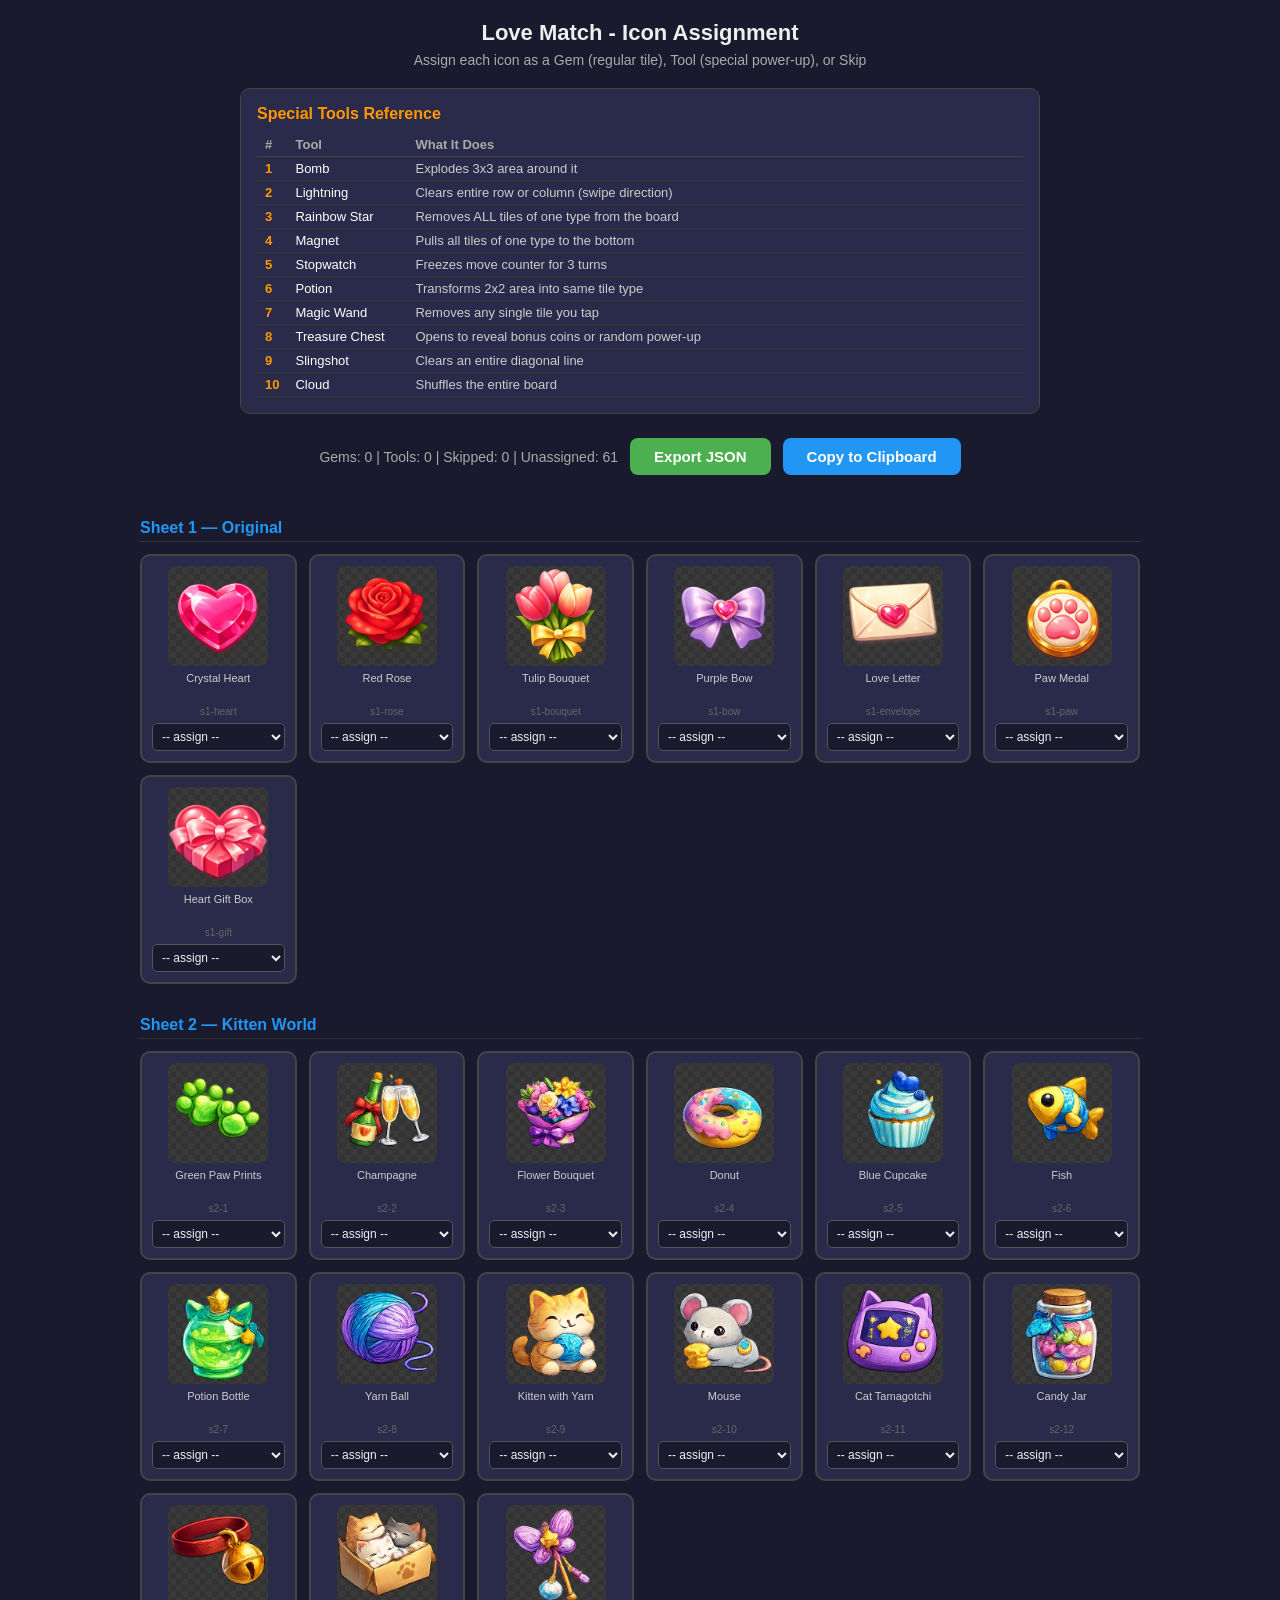
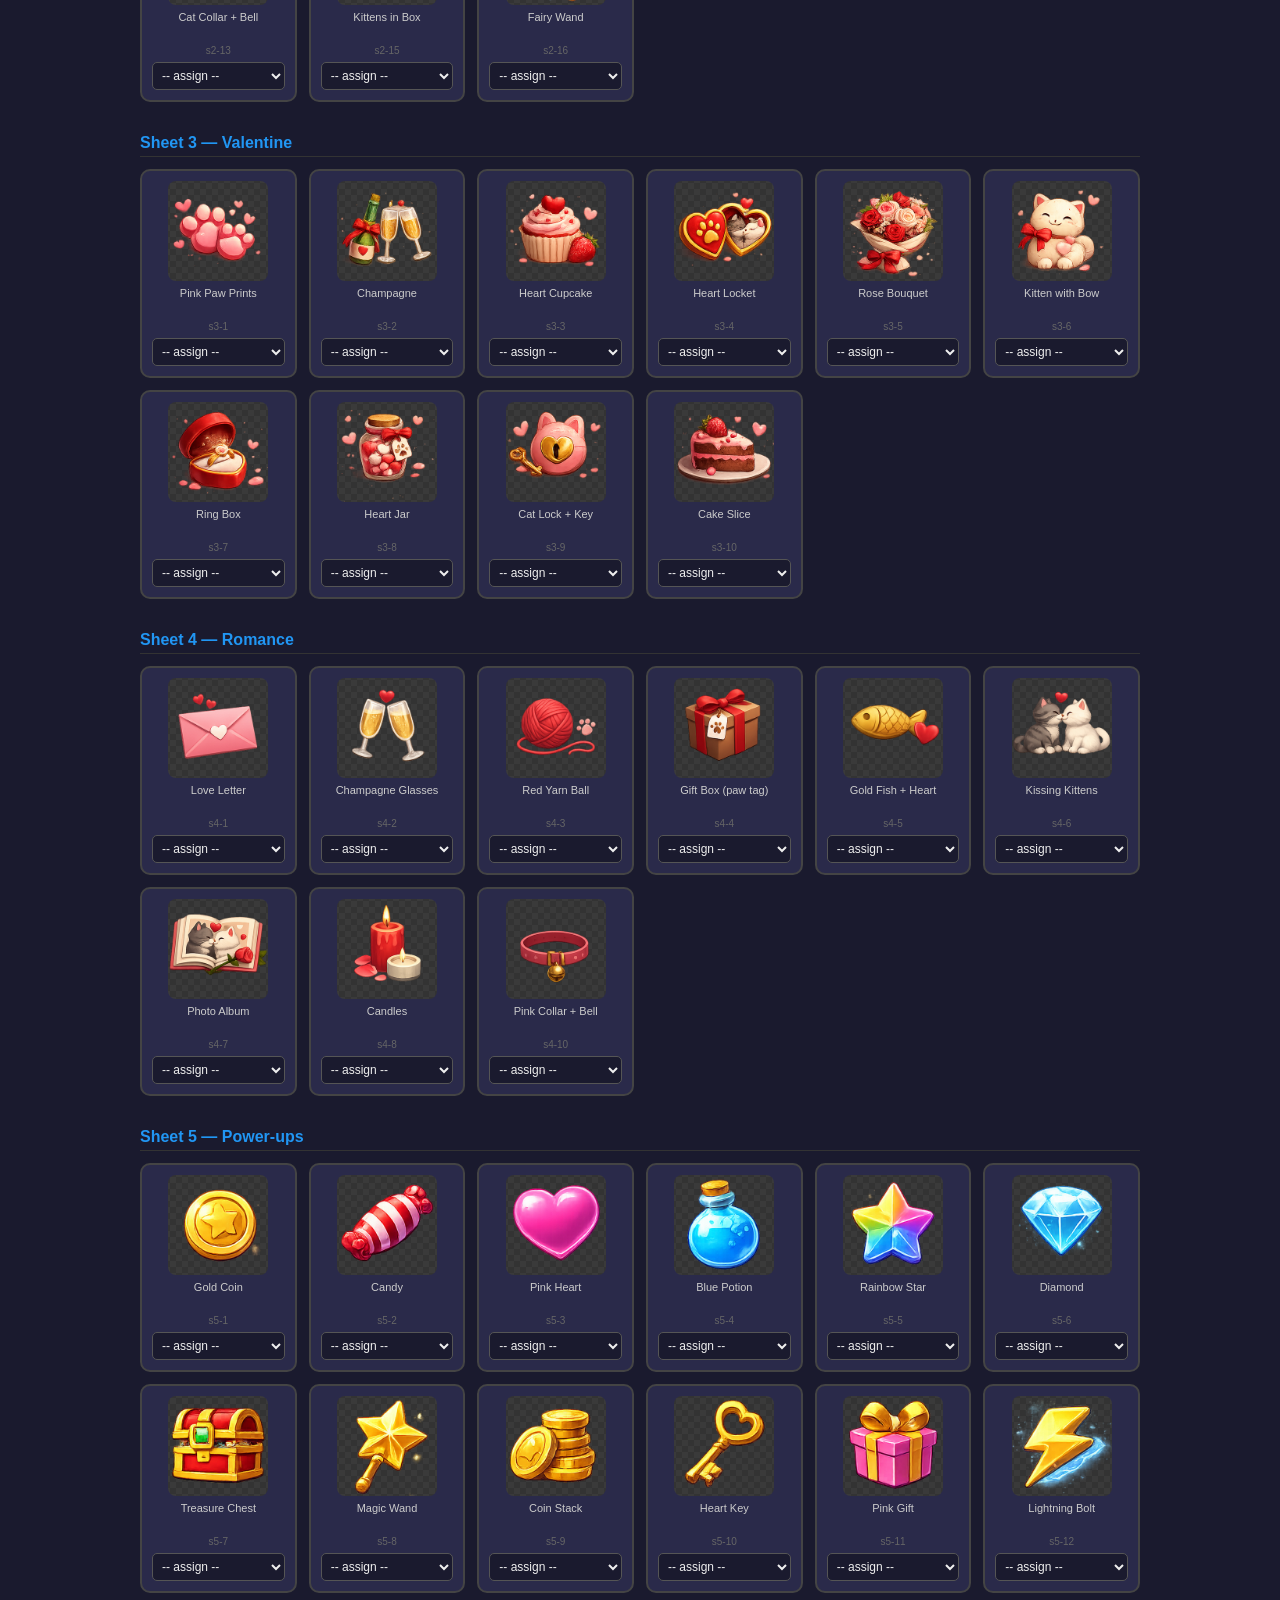
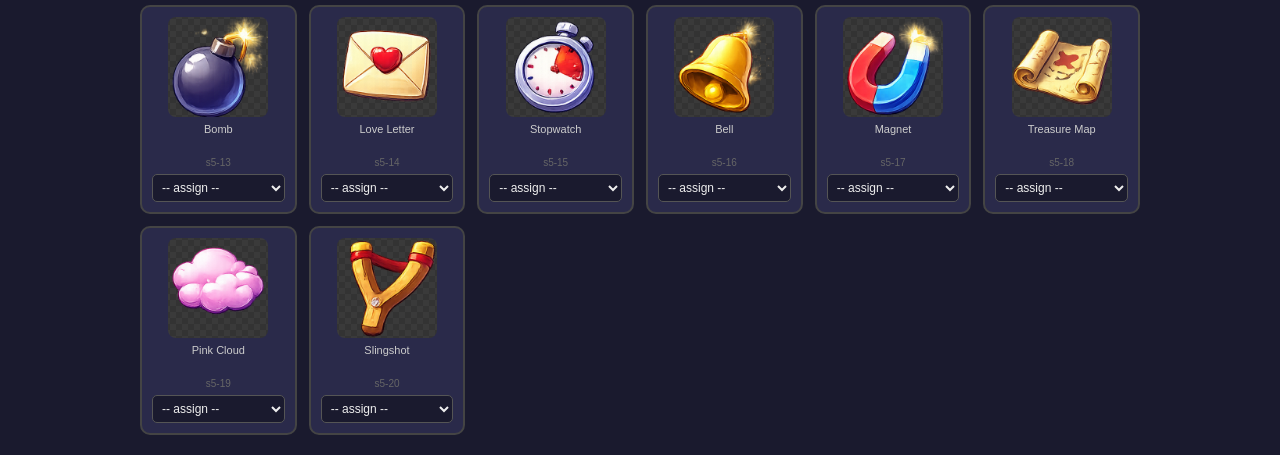
<file: icon-picker.html>
<!DOCTYPE html>
<html lang="en">
<head>
<meta charset="UTF-8">
<meta name="viewport" content="width=device-width, initial-scale=1.0">
<title>Icon Assignment Tool</title>
<style>
* { margin: 0; padding: 0; box-sizing: border-box; }
body {
  font-family: -apple-system, BlinkMacSystemFont, sans-serif;
  background: #1a1a2e; color: #eee;
  padding: 20px;
}
h1 { text-align: center; margin-bottom: 6px; font-size: 22px; }
.subtitle { text-align: center; color: #aaa; font-size: 14px; margin-bottom: 20px; }

.tools-ref {
  max-width: 800px; margin: 0 auto 24px;
  background: #2a2a4a; border-radius: 10px; padding: 16px;
  border: 1px solid #444;
}
.tools-ref h2 { font-size: 16px; margin-bottom: 10px; color: #ff9800; }
.tools-ref table { width: 100%; border-collapse: collapse; font-size: 13px; }
.tools-ref th { text-align: left; color: #aaa; padding: 4px 8px; border-bottom: 1px solid #444; }
.tools-ref td { padding: 4px 8px; border-bottom: 1px solid #333; }
.tools-ref td:first-child { font-weight: bold; color: #ff9800; width: 30px; }
.tools-ref td:nth-child(2) { color: #fff; width: 120px; }
.tools-ref td:nth-child(3) { color: #ccc; }

.icons-grid {
  max-width: 1000px; margin: 0 auto;
  display: grid;
  grid-template-columns: repeat(auto-fill, minmax(150px, 1fr));
  gap: 12px;
}

.icon-card {
  background: #2a2a4a; border-radius: 10px; padding: 10px;
  display: flex; flex-direction: column; align-items: center; gap: 6px;
  border: 2px solid #444;
  transition: border-color 0.2s;
}
.icon-card.assigned-gem { border-color: #4caf50; }
.icon-card.assigned-tool { border-color: #ff9800; }
.icon-card.assigned-skip { border-color: #666; opacity: 0.4; }

.icon-card img {
  width: 100px; height: 100px; object-fit: contain;
  border-radius: 8px;
  background: repeating-conic-gradient(#333 0% 25%, #3a3a3a 0% 50%) 50% / 12px 12px;
}
.icon-card .name { font-size: 11px; color: #ccc; text-align: center; min-height: 28px; }
.icon-card .id { font-size: 10px; color: #666; }

.icon-card select {
  width: 100%; padding: 5px; border-radius: 5px;
  background: #1a1a2e; color: #eee; border: 1px solid #555;
  font-size: 12px; cursor: pointer;
}
.icon-card select option { background: #1a1a2e; }

.icon-card .badge {
  font-size: 10px; font-weight: bold; padding: 2px 8px;
  border-radius: 10px; display: none;
}
.icon-card.assigned-gem .badge { display: block; background: #4caf50; color: #fff; }
.icon-card.assigned-tool .badge { display: block; background: #ff9800; color: #fff; }
.icon-card.assigned-skip .badge { display: block; background: #666; color: #ccc; }

.section-header {
  grid-column: 1 / -1;
  font-size: 16px; font-weight: bold; color: #2196f3;
  padding: 12px 0 4px; border-bottom: 1px solid #333;
  margin-top: 8px;
}

.export-bar {
  max-width: 1000px; margin: 24px auto; text-align: center;
  display: flex; gap: 12px; justify-content: center; flex-wrap: wrap; align-items: center;
}
.export-bar button {
  padding: 10px 24px; border: none; border-radius: 8px;
  font-size: 15px; font-weight: 600; cursor: pointer;
}
.btn-export { background: #4caf50; color: #fff; }
.btn-export:hover { background: #45a049; }
.btn-copy { background: #2196f3; color: #fff; }
.btn-copy:hover { background: #1976d2; }
.stats { color: #aaa; font-size: 14px; }

#exportArea {
  max-width: 1000px; margin: 12px auto; display: none;
}
#exportArea.visible { display: block; }
#exportArea textarea {
  width: 100%; height: 200px; background: #0d0d1a; color: #4caf50;
  border: 2px solid #4caf50; border-radius: 8px; padding: 10px;
  font-family: monospace; font-size: 12px;
}
</style>
</head>
<body>

<h1>Love Match - Icon Assignment</h1>
<p class="subtitle">Assign each icon as a Gem (regular tile), Tool (special power-up), or Skip</p>

<div class="tools-ref">
  <h2>Special Tools Reference</h2>
  <table>
    <tr><th>#</th><th>Tool</th><th>What It Does</th></tr>
    <tr><td>1</td><td>Bomb</td><td>Explodes 3x3 area around it</td></tr>
    <tr><td>2</td><td>Lightning</td><td>Clears entire row or column (swipe direction)</td></tr>
    <tr><td>3</td><td>Rainbow Star</td><td>Removes ALL tiles of one type from the board</td></tr>
    <tr><td>4</td><td>Magnet</td><td>Pulls all tiles of one type to the bottom</td></tr>
    <tr><td>5</td><td>Stopwatch</td><td>Freezes move counter for 3 turns</td></tr>
    <tr><td>6</td><td>Potion</td><td>Transforms 2x2 area into same tile type</td></tr>
    <tr><td>7</td><td>Magic Wand</td><td>Removes any single tile you tap</td></tr>
    <tr><td>8</td><td>Treasure Chest</td><td>Opens to reveal bonus coins or random power-up</td></tr>
    <tr><td>9</td><td>Slingshot</td><td>Clears an entire diagonal line</td></tr>
    <tr><td>10</td><td>Cloud</td><td>Shuffles the entire board</td></tr>
  </table>
</div>

<div class="export-bar">
  <span class="stats" id="stats">Gems: 0 | Tools: 0 | Skipped: 0</span>
  <button class="btn-export" id="btnExport">Export JSON</button>
  <button class="btn-copy" id="btnCopy">Copy to Clipboard</button>
</div>

<div class="icons-grid" id="grid"></div>

<div id="exportArea">
  <textarea id="exportText" readonly></textarea>
</div>

<script>
'use strict';

const TOOLS = [
  '', 'Bomb', 'Lightning', 'Rainbow Star', 'Magnet', 'Stopwatch',
  'Potion', 'Magic Wand', 'Treasure Chest', 'Slingshot', 'Cloud'
];

const ALL_ICONS = [
  // Sheet 1
  { section: 'Sheet 1 — Original' },
  { id: 's1-heart', file: 'icons/tile-heart.png', name: 'Crystal Heart' },
  { id: 's1-rose', file: 'icons/tile-rose.png', name: 'Red Rose' },
  { id: 's1-bouquet', file: 'icons/tile-bouquet.png', name: 'Tulip Bouquet' },
  { id: 's1-bow', file: 'icons/tile-bow.png', name: 'Purple Bow' },
  { id: 's1-envelope', file: 'icons/tile-envelope.png', name: 'Love Letter' },
  { id: 's1-paw', file: 'icons/tile-paw.png', name: 'Paw Medal' },
  { id: 's1-gift', file: 'icons/tile-gift.png', name: 'Heart Gift Box' },

  // Sheet 2
  { section: 'Sheet 2 — Kitten World' },
  { id: 's2-1', file: 'icons/sheet2-icon-1.png', name: 'Green Paw Prints' },
  { id: 's2-2', file: 'icons/sheet2-icon-2.png', name: 'Champagne' },
  { id: 's2-3', file: 'icons/sheet2-icon-3.png', name: 'Flower Bouquet' },
  { id: 's2-4', file: 'icons/sheet2-icon-4.png', name: 'Donut' },
  { id: 's2-5', file: 'icons/sheet2-icon-5.png', name: 'Blue Cupcake' },
  { id: 's2-6', file: 'icons/sheet2-icon-6.png', name: 'Fish' },
  { id: 's2-7', file: 'icons/sheet2-icon-7.png', name: 'Potion Bottle' },
  { id: 's2-8', file: 'icons/sheet2-icon-8.png', name: 'Yarn Ball' },
  { id: 's2-9', file: 'icons/sheet2-icon-9.png', name: 'Kitten with Yarn' },
  { id: 's2-10', file: 'icons/sheet2-icon-10.png', name: 'Mouse' },
  { id: 's2-11', file: 'icons/sheet2-icon-11.png', name: 'Cat Tamagotchi' },
  { id: 's2-12', file: 'icons/sheet2-icon-12.png', name: 'Candy Jar' },
  { id: 's2-13', file: 'icons/sheet2-icon-13.png', name: 'Cat Collar + Bell' },
  { id: 's2-15', file: 'icons/sheet2-icon-15.png', name: 'Kittens in Box' },
  { id: 's2-16', file: 'icons/sheet2-icon-16.png', name: 'Fairy Wand' },

  // Sheet 3
  { section: 'Sheet 3 — Valentine' },
  { id: 's3-1', file: 'icons/sheet3-icon-1.png', name: 'Pink Paw Prints' },
  { id: 's3-2', file: 'icons/sheet3-icon-2.png', name: 'Champagne' },
  { id: 's3-3', file: 'icons/sheet3-icon-3.png', name: 'Heart Cupcake' },
  { id: 's3-4', file: 'icons/sheet3-icon-4.png', name: 'Heart Locket' },
  { id: 's3-5', file: 'icons/sheet3-icon-5.png', name: 'Rose Bouquet' },
  { id: 's3-6', file: 'icons/sheet3-icon-6.png', name: 'Kitten with Bow' },
  { id: 's3-7', file: 'icons/sheet3-icon-7.png', name: 'Ring Box' },
  { id: 's3-8', file: 'icons/sheet3-icon-8.png', name: 'Heart Jar' },
  { id: 's3-9', file: 'icons/sheet3-icon-9.png', name: 'Cat Lock + Key' },
  { id: 's3-10', file: 'icons/sheet3-icon-10.png', name: 'Cake Slice' },

  // Sheet 4
  { section: 'Sheet 4 — Romance' },
  { id: 's4-1', file: 'icons/sheet4-icon-1.png', name: 'Love Letter' },
  { id: 's4-2', file: 'icons/sheet4-icon-2.png', name: 'Champagne Glasses' },
  { id: 's4-3', file: 'icons/sheet4-icon-3.png', name: 'Red Yarn Ball' },
  { id: 's4-4', file: 'icons/sheet4-icon-4.png', name: 'Gift Box (paw tag)' },
  { id: 's4-5', file: 'icons/sheet4-icon-5.png', name: 'Gold Fish + Heart' },
  { id: 's4-6', file: 'icons/sheet4-icon-6.png', name: 'Kissing Kittens' },
  { id: 's4-7', file: 'icons/sheet4-icon-7.png', name: 'Photo Album' },
  { id: 's4-8', file: 'icons/sheet4-icon-8.png', name: 'Candles' },
  { id: 's4-10', file: 'icons/sheet4-icon-10.png', name: 'Pink Collar + Bell' },

  // Sheet 5
  { section: 'Sheet 5 — Power-ups' },
  { id: 's5-1', file: 'icons/sheet5-icon-1.png', name: 'Gold Coin' },
  { id: 's5-2', file: 'icons/sheet5-icon-2.png', name: 'Candy' },
  { id: 's5-3', file: 'icons/sheet5-icon-3.png', name: 'Pink Heart' },
  { id: 's5-4', file: 'icons/sheet5-icon-4.png', name: 'Blue Potion' },
  { id: 's5-5', file: 'icons/sheet5-icon-5.png', name: 'Rainbow Star' },
  { id: 's5-6', file: 'icons/sheet5-icon-6.png', name: 'Diamond' },
  { id: 's5-7', file: 'icons/sheet5-icon-7.png', name: 'Treasure Chest' },
  { id: 's5-8', file: 'icons/sheet5-icon-8.png', name: 'Magic Wand' },
  { id: 's5-9', file: 'icons/sheet5-icon-9.png', name: 'Coin Stack' },
  { id: 's5-10', file: 'icons/sheet5-icon-10.png', name: 'Heart Key' },
  { id: 's5-11', file: 'icons/sheet5-icon-11.png', name: 'Pink Gift' },
  { id: 's5-12', file: 'icons/sheet5-icon-12.png', name: 'Lightning Bolt' },
  { id: 's5-13', file: 'icons/sheet5-icon-13.png', name: 'Bomb' },
  { id: 's5-14', file: 'icons/sheet5-icon-14.png', name: 'Love Letter' },
  { id: 's5-15', file: 'icons/sheet5-icon-15.png', name: 'Stopwatch' },
  { id: 's5-16', file: 'icons/sheet5-icon-16.png', name: 'Bell' },
  { id: 's5-17', file: 'icons/sheet5-icon-17.png', name: 'Magnet' },
  { id: 's5-18', file: 'icons/sheet5-icon-18.png', name: 'Treasure Map' },
  { id: 's5-19', file: 'icons/sheet5-icon-19.png', name: 'Pink Cloud' },
  { id: 's5-20', file: 'icons/sheet5-icon-20.png', name: 'Slingshot' },
];

const grid = document.getElementById('grid');
const assignments = {}; // id -> { role, toolNum }

// Load saved assignments
const saved = localStorage.getItem('iconAssignments');
if (saved) {
  try { Object.assign(assignments, JSON.parse(saved)); } catch(e) {}
}

function save() {
  localStorage.setItem('iconAssignments', JSON.stringify(assignments));
}

function updateStats() {
  let gems = 0, tools = 0, skipped = 0, unset = 0;
  for (const item of ALL_ICONS) {
    if (item.section) continue;
    const a = assignments[item.id];
    if (!a || a.role === '') unset++;
    else if (a.role === 'gem') gems++;
    else if (a.role === 'tool') tools++;
    else if (a.role === 'skip') skipped++;
  }
  document.getElementById('stats').textContent =
    `Gems: ${gems} | Tools: ${tools} | Skipped: ${skipped} | Unassigned: ${unset}`;
}

function buildGrid() {
  grid.innerHTML = '';
  for (const item of ALL_ICONS) {
    if (item.section) {
      const h = document.createElement('div');
      h.className = 'section-header';
      h.textContent = item.section;
      grid.appendChild(h);
      continue;
    }

    const card = document.createElement('div');
    card.className = 'icon-card';
    card.id = 'card-' + item.id;

    const img = document.createElement('img');
    img.src = item.file;
    img.alt = item.name;

    const nameEl = document.createElement('div');
    nameEl.className = 'name';
    nameEl.textContent = item.name;

    const idEl = document.createElement('div');
    idEl.className = 'id';
    idEl.textContent = item.id;

    const badge = document.createElement('div');
    badge.className = 'badge';

    const sel = document.createElement('select');
    sel.innerHTML = `
      <option value="">-- assign --</option>
      <option value="gem">Gem (regular tile)</option>
      <optgroup label="Tools">
        <option value="tool-1">1. Bomb</option>
        <option value="tool-2">2. Lightning</option>
        <option value="tool-3">3. Rainbow Star</option>
        <option value="tool-4">4. Magnet</option>
        <option value="tool-5">5. Stopwatch</option>
        <option value="tool-6">6. Potion</option>
        <option value="tool-7">7. Magic Wand</option>
        <option value="tool-8">8. Treasure Chest</option>
        <option value="tool-9">9. Slingshot</option>
        <option value="tool-10">10. Cloud</option>
      </optgroup>
      <option value="skip">Skip (don't use)</option>
    `;

    // Restore saved value
    const a = assignments[item.id];
    if (a) {
      if (a.role === 'gem') sel.value = 'gem';
      else if (a.role === 'tool') sel.value = 'tool-' + a.toolNum;
      else if (a.role === 'skip') sel.value = 'skip';
      applyStyle(card, badge, a);
    }

    sel.addEventListener('change', () => {
      const v = sel.value;
      let a;
      if (v === 'gem') a = { role: 'gem' };
      else if (v === 'skip') a = { role: 'skip' };
      else if (v.startsWith('tool-')) a = { role: 'tool', toolNum: parseInt(v.split('-')[1]) };
      else a = { role: '' };

      assignments[item.id] = a;
      applyStyle(card, badge, a);
      save();
      updateStats();
    });

    card.append(img, nameEl, idEl, sel, badge);
    grid.appendChild(card);
  }
  updateStats();
}

function applyStyle(card, badge, a) {
  card.classList.remove('assigned-gem', 'assigned-tool', 'assigned-skip');
  badge.textContent = '';
  if (!a || !a.role) return;
  if (a.role === 'gem') {
    card.classList.add('assigned-gem');
    badge.textContent = 'GEM';
  } else if (a.role === 'tool') {
    card.classList.add('assigned-tool');
    badge.textContent = TOOLS[a.toolNum] || 'Tool';
  } else if (a.role === 'skip') {
    card.classList.add('assigned-skip');
    badge.textContent = 'SKIP';
  }
}

function getExportData() {
  const gems = [];
  const tools = [];
  const skipped = [];
  for (const item of ALL_ICONS) {
    if (item.section) continue;
    const a = assignments[item.id] || {};
    const entry = { id: item.id, file: item.file, name: item.name };
    if (a.role === 'gem') gems.push(entry);
    else if (a.role === 'tool') tools.push({ ...entry, tool: a.toolNum, toolName: TOOLS[a.toolNum] });
    else if (a.role === 'skip') skipped.push(entry);
  }
  return { gems, tools, skipped };
}

document.getElementById('btnExport').addEventListener('click', () => {
  const data = getExportData();
  const json = JSON.stringify(data, null, 2);
  document.getElementById('exportText').value = json;
  document.getElementById('exportArea').classList.add('visible');
});

document.getElementById('btnCopy').addEventListener('click', () => {
  const data = getExportData();
  const json = JSON.stringify(data, null, 2);
  document.getElementById('exportText').value = json;
  document.getElementById('exportArea').classList.add('visible');
  navigator.clipboard.writeText(json).catch(() => {});
  document.getElementById('btnCopy').textContent = 'Copied!';
  setTimeout(() => { document.getElementById('btnCopy').textContent = 'Copy to Clipboard'; }, 2000);
});

buildGrid();
</script>
</body>
</html>
</file>
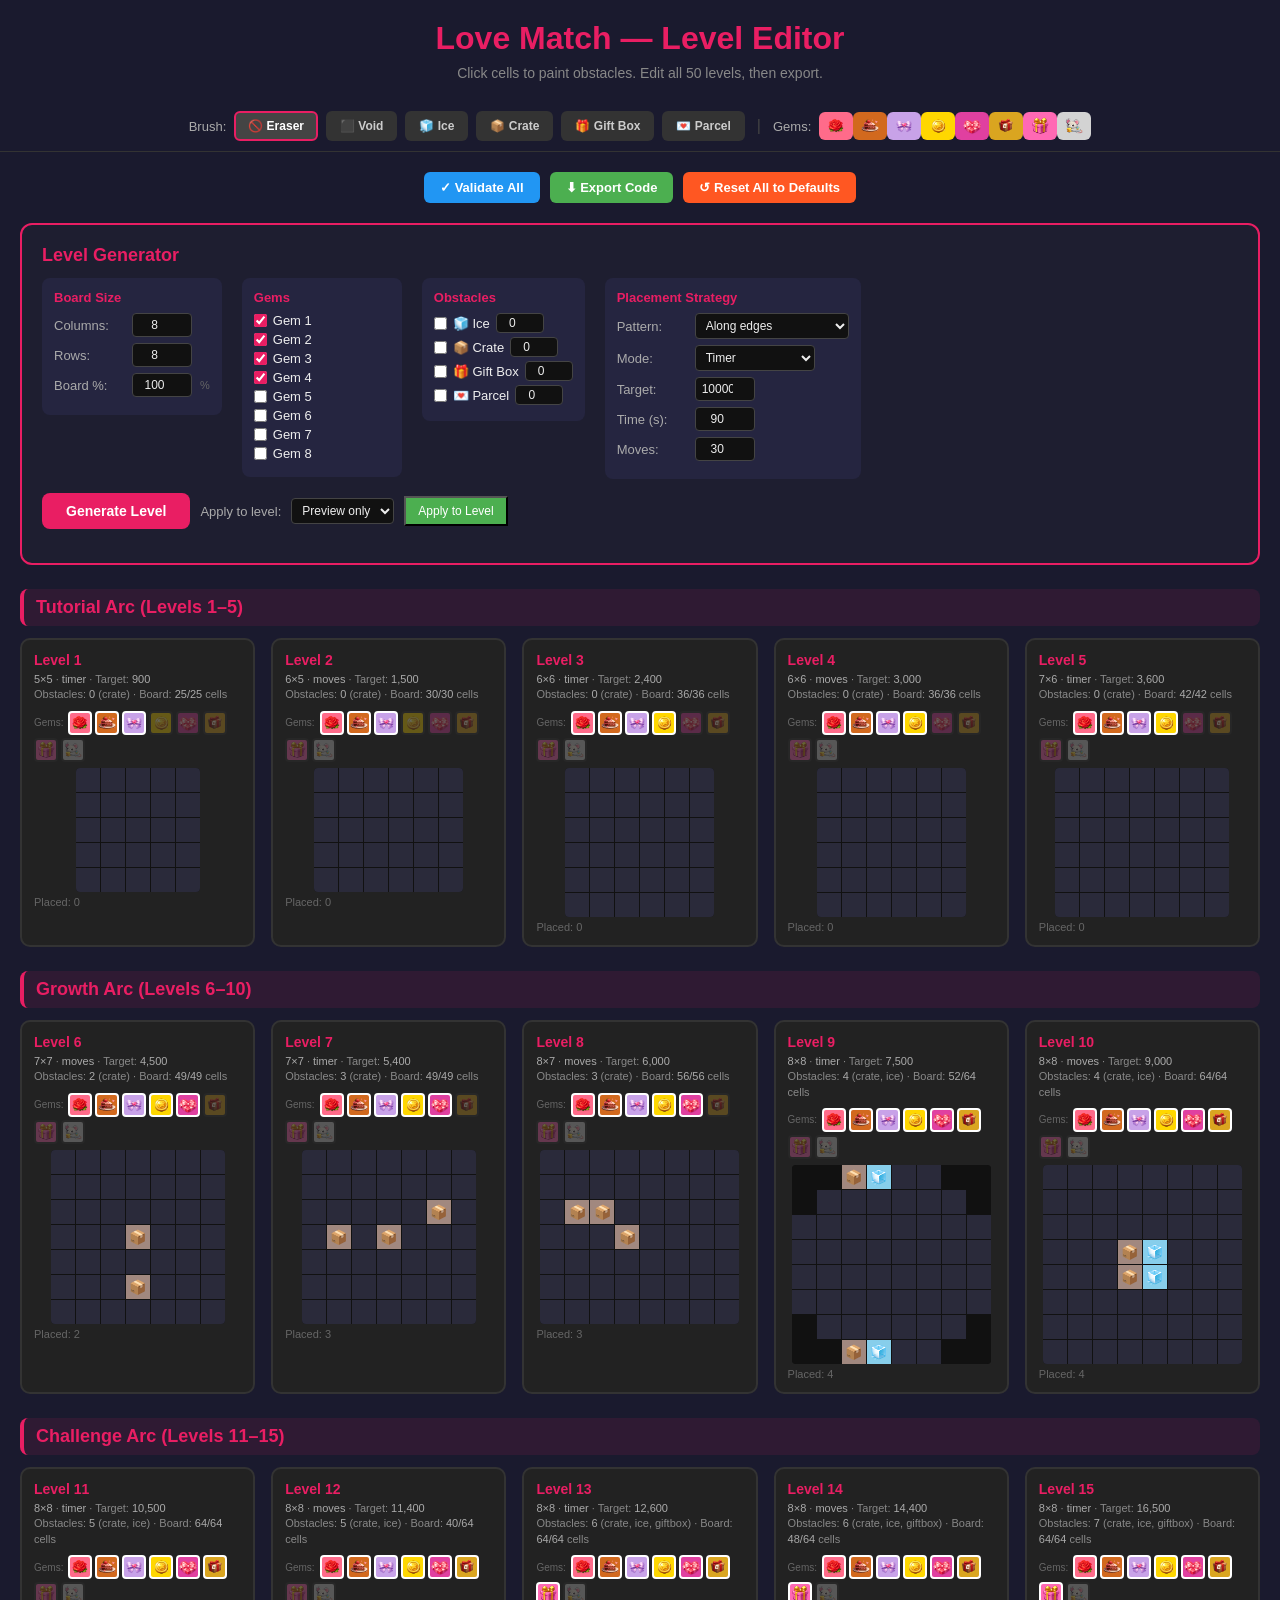
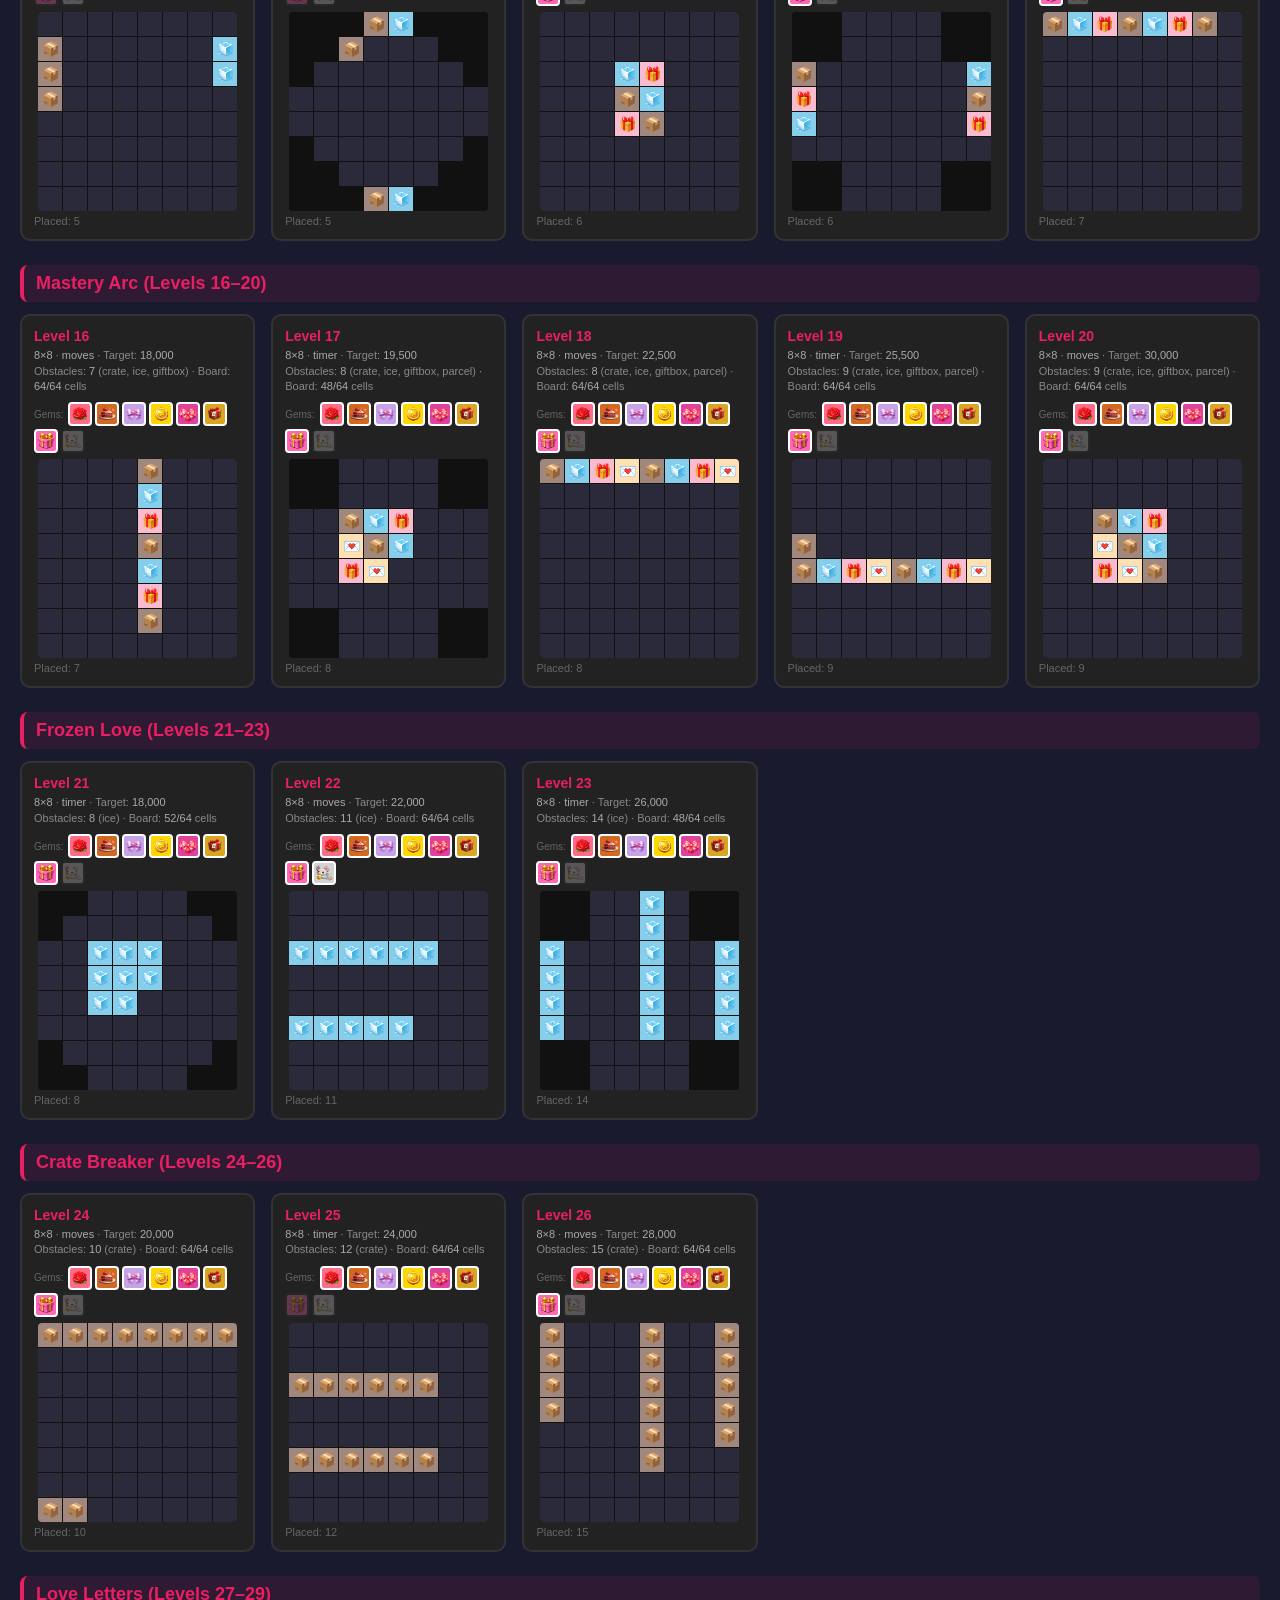
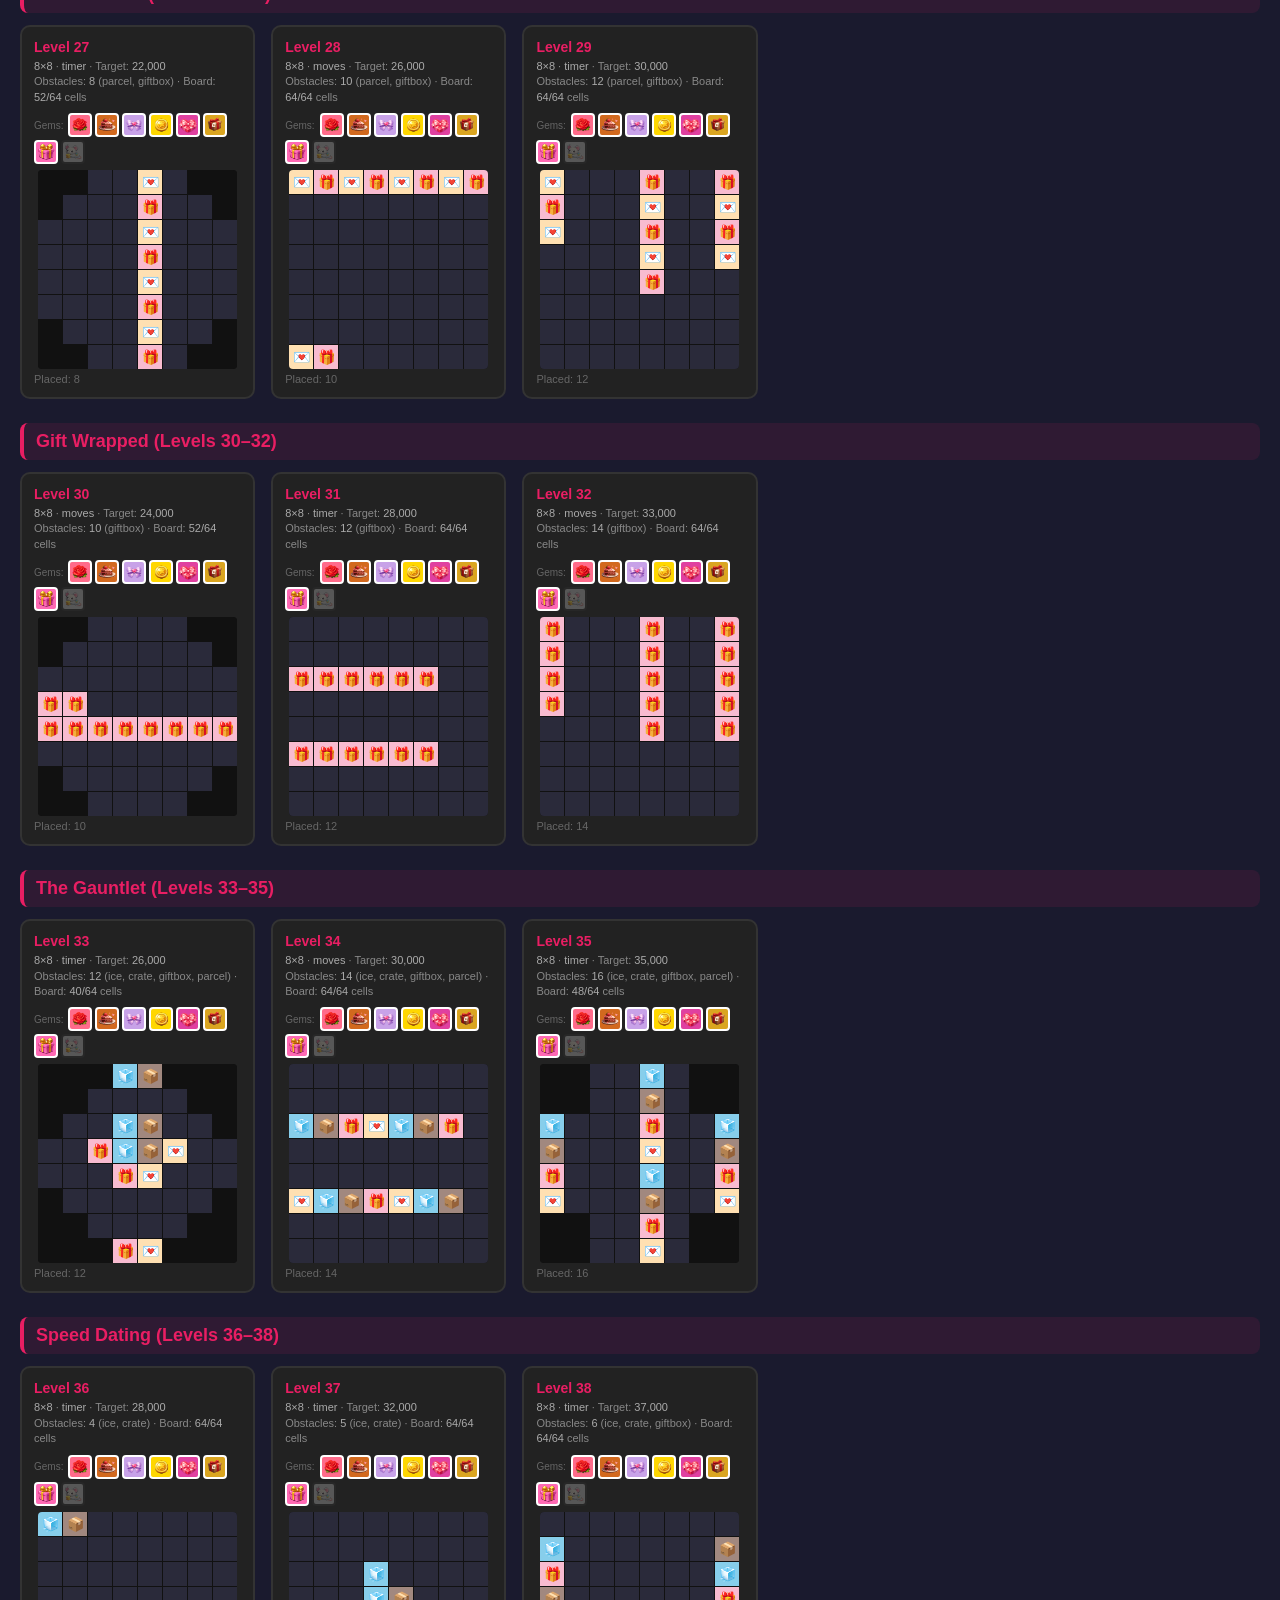
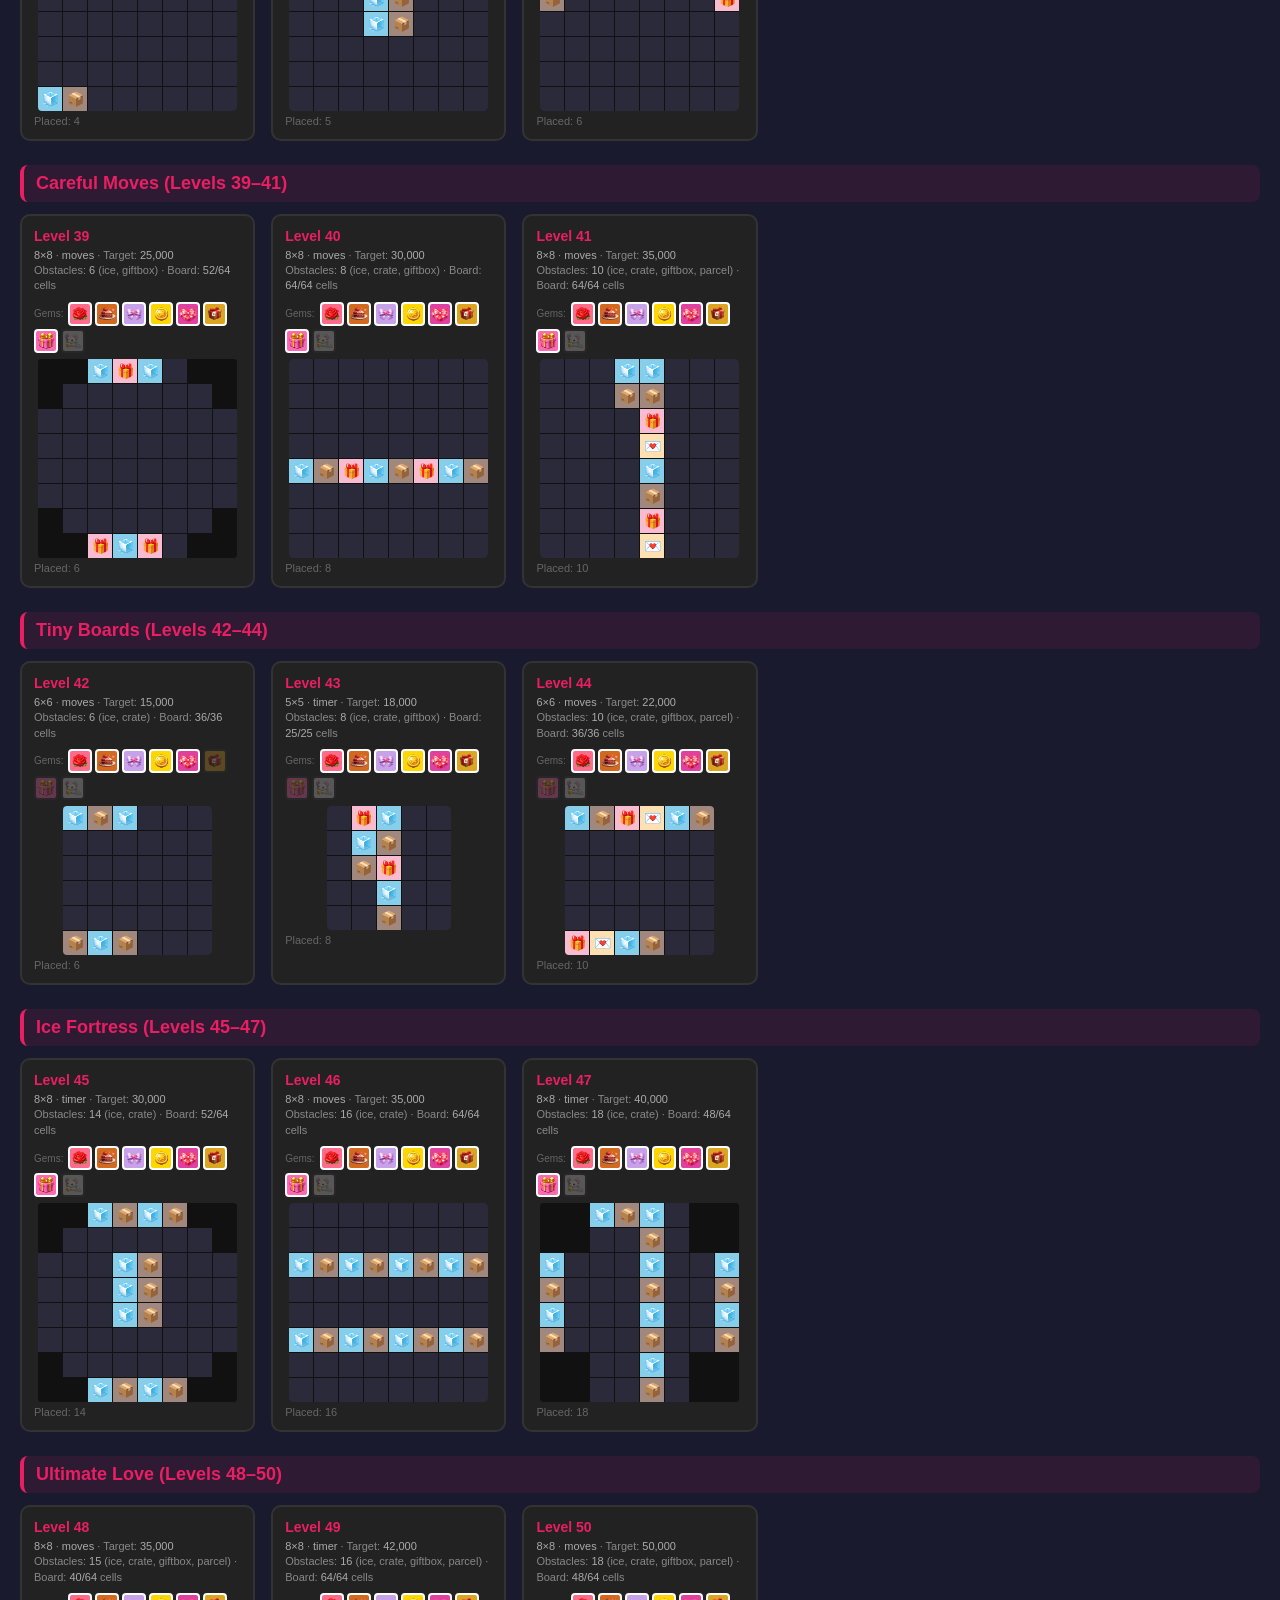
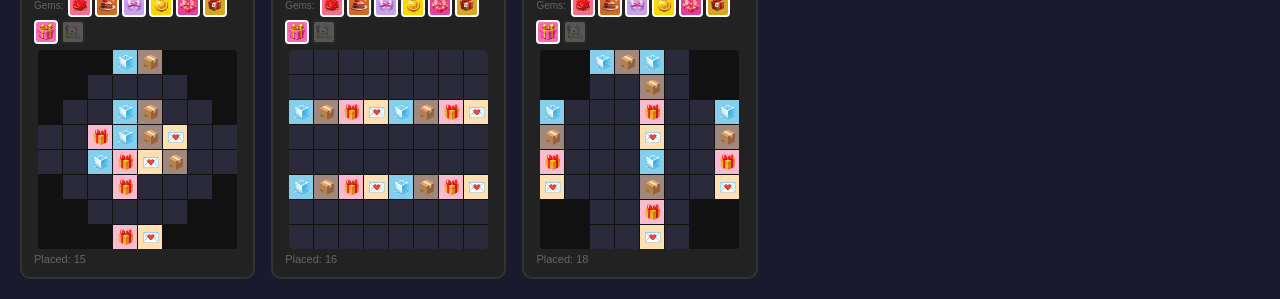
<file: level-editor.html>
<!DOCTYPE html>
<html lang="en">
<head>
<meta charset="UTF-8">
<meta name="viewport" content="width=device-width, initial-scale=1.0">
<title>Love Match — Level Editor</title>
<style>
* { margin: 0; padding: 0; box-sizing: border-box; }
body { font-family: -apple-system, BlinkMacSystemFont, 'Segoe UI', sans-serif; background: #1a1a2e; color: #eee; padding: 20px; }
h1 { text-align: center; color: #e91e63; margin-bottom: 8px; }
.subtitle { text-align: center; color: #888; margin-bottom: 20px; font-size: 14px; }

.controls { display: flex; gap: 10px; justify-content: center; margin-bottom: 20px; flex-wrap: wrap; }
.controls button { padding: 8px 16px; border: none; border-radius: 6px; cursor: pointer; font-size: 13px; font-weight: 600; }
.btn-export { background: #4caf50; color: #fff; }
.btn-export:hover { background: #388e3c; }
.btn-reset { background: #ff5722; color: #fff; }
.btn-reset:hover { background: #d84315; }
.btn-validate { background: #2196f3; color: #fff; }
.btn-validate:hover { background: #1565c0; }

.brush-bar { display: flex; gap: 8px; justify-content: center; padding: 10px 20px; align-items: center; flex-wrap: wrap; position: sticky; top: 0; z-index: 40; background: #1a1a2e; border-bottom: 1px solid #333; margin: 0 -20px; margin-bottom: 20px; }
.brush-bar label { font-size: 13px; color: #aaa; }
.brush-btn { padding: 6px 12px; border: 2px solid transparent; border-radius: 6px; cursor: pointer; font-size: 12px; font-weight: 600; background: #333; color: #ccc; }
.brush-btn.active { border-color: #e91e63; background: #444; color: #fff; }

.arc-header { font-size: 18px; font-weight: 700; color: #e91e63; margin: 24px 0 12px; padding: 8px 12px; background: rgba(233,30,99,0.1); border-radius: 8px; border-left: 4px solid #e91e63; }

.levels-grid { display: grid; grid-template-columns: repeat(auto-fill, minmax(220px, 1fr)); gap: 16px; }

.level-card { background: #222; border-radius: 10px; padding: 12px; border: 2px solid #333; transition: border-color 0.2s; }
.level-card:hover { border-color: #e91e63; }
.level-card.has-warning { border-color: #ff9800; }
.level-title { font-size: 14px; font-weight: 700; color: #e91e63; margin-bottom: 4px; }
.level-info { font-size: 11px; color: #888; margin-bottom: 8px; line-height: 1.4; }
.level-info span { color: #aaa; }

.board-grid { display: inline-grid; gap: 1px; background: #111; border-radius: 4px; overflow: hidden; margin: 0 auto; }
.board-wrapper { text-align: center; }
.cell { width: 24px; height: 24px; display: flex; align-items: center; justify-content: center; font-size: 9px; cursor: pointer; user-select: none; transition: background 0.15s; position: relative; }
.cell.void { background: #111; cursor: default; }
.cell.empty { background: #2a2a3a; }
.cell.empty:hover { background: #3a3a4a; }
.cell.ice { background: #87ceeb; }
.cell.crate { background: #a1887f; }
.cell.giftbox { background: #f8bbd0; }
.cell.parcel { background: #ffe0b2; }
.cell.ice::after, .cell.crate::after, .cell.giftbox::after, .cell.parcel::after {
  font-size: 14px; position: absolute;
}
.cell.ice::after { content: '🧊'; }
.cell.crate::after { content: '📦'; }
.cell.giftbox::after { content: '🎁'; }
.cell.parcel::after { content: '💌'; }

/* Fixed gem cells — background set dynamically, image via child img */
.cell.gem-cell { background-size: cover; position: relative; }
.cell.gem-cell img { width: 100%; height: 100%; object-fit: contain; }

.warning { font-size: 11px; color: #ff9800; margin-top: 6px; font-style: italic; }
.stats { font-size: 11px; color: #666; margin-top: 4px; }

/* Per-level gem selector */
.gem-selector { display: flex; gap: 3px; margin-bottom: 6px; flex-wrap: wrap; align-items: center; }
.gem-selector label { font-size: 10px; color: #666; margin-right: 2px; }
.gem-toggle { width: 24px; height: 24px; border-radius: 4px; border: 2px solid #333; cursor: pointer; display: flex; align-items: center; justify-content: center; transition: all 0.15s; opacity: 0.3; overflow: hidden; padding: 1px; }
.gem-toggle.active { opacity: 1; border-color: #fff; }
.gem-toggle img { width: 100%; height: 100%; object-fit: contain; }

#toast { position: fixed; bottom: 30px; left: 50%; transform: translateX(-50%); background: #4caf50; color: #fff; padding: 12px 24px; border-radius: 8px; font-weight: 600; display: none; z-index: 100; }

#export-modal { display: none; position: fixed; inset: 0; background: rgba(0,0,0,0.8); z-index: 50; align-items: center; justify-content: center; }
#export-modal.show { display: flex; }
#export-modal .modal { background: #222; border-radius: 12px; padding: 20px; max-width: 800px; width: 90%; max-height: 80vh; overflow: auto; }
#export-modal textarea { width: 100%; height: 400px; background: #111; color: #0f0; border: 1px solid #444; border-radius: 6px; font-family: monospace; font-size: 12px; padding: 10px; }
#export-modal .modal-btns { display: flex; gap: 10px; margin-top: 10px; }

/* Level Generator */
.generator { background: #1e1e30; border: 2px solid #e91e63; border-radius: 12px; padding: 20px; margin-bottom: 24px; }
.generator h2 { color: #e91e63; font-size: 18px; margin-bottom: 12px; }
.gen-row { display: flex; gap: 20px; margin-bottom: 14px; flex-wrap: wrap; align-items: flex-start; }
.gen-group { background: #252540; border-radius: 8px; padding: 12px; min-width: 160px; }
.gen-group h3 { font-size: 13px; color: #e91e63; margin-bottom: 8px; }
.gen-check { display: flex; align-items: center; gap: 6px; margin-bottom: 4px; font-size: 13px; }
.gen-check input[type="checkbox"] { accent-color: #e91e63; }
.gen-check input[type="number"] { width: 48px; background: #111; border: 1px solid #444; color: #eee; border-radius: 4px; padding: 2px 4px; font-size: 12px; text-align: center; }
.gen-field { display: flex; align-items: center; gap: 8px; margin-bottom: 6px; font-size: 13px; }
.gen-field label { min-width: 70px; color: #aaa; }
.gen-field input, .gen-field select { background: #111; border: 1px solid #444; color: #eee; border-radius: 4px; padding: 4px 6px; font-size: 12px; }
.gen-field input[type="number"] { width: 60px; text-align: center; }
.gen-field select { min-width: 120px; }
.gen-actions { display: flex; gap: 10px; margin-top: 12px; align-items: center; }
.btn-generate { background: #e91e63; color: #fff; padding: 10px 24px; border: none; border-radius: 8px; font-size: 14px; font-weight: 700; cursor: pointer; }
.btn-generate:hover { background: #c2185b; }
.gen-target { display: flex; gap: 10px; align-items: center; font-size: 13px; color: #aaa; }
.gen-target select { background: #111; border: 1px solid #444; color: #eee; border-radius: 4px; padding: 4px 6px; font-size: 12px; }
.gen-preview { margin-top: 14px; display: flex; gap: 16px; align-items: flex-start; flex-wrap: wrap; }
.gen-preview .board-grid { gap: 1px; }
.gen-preview-info { font-size: 12px; color: #aaa; line-height: 1.6; }
</style>
</head>
<body>
<h1>Love Match — Level Editor</h1>
<p class="subtitle">Click cells to paint obstacles. Edit all 50 levels, then export.</p>

<div class="brush-bar">
  <label>Brush:</label>
  <button class="brush-btn active" data-brush="eraser">🚫 Eraser</button>
  <button class="brush-btn" data-brush="void">⬛ Void</button>
  <button class="brush-btn" data-brush="ice">🧊 Ice</button>
  <button class="brush-btn" data-brush="crate">📦 Crate</button>
  <button class="brush-btn" data-brush="giftbox">🎁 Gift Box</button>
  <button class="brush-btn" data-brush="parcel">💌 Parcel</button>
  <span style="color:#444; margin:0 4px;">|</span>
  <label>Gems:</label>
  <span id="gem-brushes"></span>
</div>

<div class="controls">
  <button class="btn-validate" onclick="validateAll()">✓ Validate All</button>
  <button class="btn-export" onclick="exportLayouts()">⬇ Export Code</button>
  <button class="btn-reset" onclick="resetAll()">↺ Reset All to Defaults</button>
</div>

<div class="generator">
  <h2>Level Generator</h2>
  <div class="gen-row">
    <div class="gen-group">
      <h3>Board Size</h3>
      <div class="gen-field"><label>Columns:</label><input type="number" id="gen-cols" value="8" min="4" max="10"></div>
      <div class="gen-field"><label>Rows:</label><input type="number" id="gen-rows" value="8" min="4" max="10"></div>
      <div class="gen-field"><label>Board %:</label><input type="number" id="gen-pct" value="100" min="50" max="100" step="5"><span style="font-size:11px;color:#666">%</span></div>
    </div>
    <div class="gen-group">
      <h3>Gems</h3>
      <div class="gen-check"><input type="checkbox" id="gen-gem-0" checked><label for="gen-gem-0">Gem 1</label></div>
      <div class="gen-check"><input type="checkbox" id="gen-gem-1" checked><label for="gen-gem-1">Gem 2</label></div>
      <div class="gen-check"><input type="checkbox" id="gen-gem-2" checked><label for="gen-gem-2">Gem 3</label></div>
      <div class="gen-check"><input type="checkbox" id="gen-gem-3" checked><label for="gen-gem-3">Gem 4</label></div>
      <div class="gen-check"><input type="checkbox" id="gen-gem-4"><label for="gen-gem-4">Gem 5</label></div>
      <div class="gen-check"><input type="checkbox" id="gen-gem-5"><label for="gen-gem-5">Gem 6</label></div>
      <div class="gen-check"><input type="checkbox" id="gen-gem-6"><label for="gen-gem-6">Gem 7</label></div>
      <div class="gen-check"><input type="checkbox" id="gen-gem-7"><label for="gen-gem-7">Gem 8</label></div>
    </div>
    <div class="gen-group">
      <h3>Obstacles</h3>
      <div class="gen-check"><input type="checkbox" id="gen-obs-ice"><label for="gen-obs-ice">🧊 Ice</label><input type="number" id="gen-obs-ice-qty" value="0" min="0" max="30"></div>
      <div class="gen-check"><input type="checkbox" id="gen-obs-crate"><label for="gen-obs-crate">📦 Crate</label><input type="number" id="gen-obs-crate-qty" value="0" min="0" max="30"></div>
      <div class="gen-check"><input type="checkbox" id="gen-obs-giftbox"><label for="gen-obs-giftbox">🎁 Gift Box</label><input type="number" id="gen-obs-giftbox-qty" value="0" min="0" max="30"></div>
      <div class="gen-check"><input type="checkbox" id="gen-obs-parcel"><label for="gen-obs-parcel">💌 Parcel</label><input type="number" id="gen-obs-parcel-qty" value="0" min="0" max="30"></div>
    </div>
    <div class="gen-group">
      <h3>Placement Strategy</h3>
      <div class="gen-field"><label>Pattern:</label>
        <select id="gen-pattern">
          <option value="edges">Along edges</option>
          <option value="center">Center cluster</option>
          <option value="h-stripe">Horizontal stripe(s)</option>
          <option value="v-stripe">Vertical stripe(s)</option>
          <option value="border">Border ring</option>
          <option value="corners">Corner groups</option>
          <option value="scatter">Light scatter (2-3 only)</option>
          <option value="random">Random</option>
        </select>
      </div>
      <div class="gen-field"><label>Mode:</label>
        <select id="gen-mode">
          <option value="timer">Timer</option>
          <option value="moves">Moves</option>
        </select>
      </div>
      <div class="gen-field"><label>Target:</label><input type="number" id="gen-target" value="10000" min="500" max="100000" step="500"></div>
      <div class="gen-field"><label>Time (s):</label><input type="number" id="gen-time" value="90" min="30" max="600"></div>
      <div class="gen-field"><label>Moves:</label><input type="number" id="gen-moves" value="30" min="5" max="100"></div>
    </div>
  </div>
  <div class="gen-actions">
    <button class="btn-generate" onclick="generateLevel()">Generate Level</button>
    <div class="gen-target">
      <label>Apply to level:</label>
      <select id="gen-apply-target">
        <option value="preview">Preview only</option>
        <optgroup label="Apply to level">
        </optgroup>
      </select>
    </div>
    <button class="btn-export" onclick="applyGenerated()" style="font-size:12px; padding:6px 12px;">Apply to Level</button>
  </div>
  <div class="gen-preview" id="gen-preview"></div>
</div>

<div id="levels-container"></div>

<div id="toast"></div>
<div id="export-modal">
  <div class="modal">
    <h3 style="margin-bottom:10px; color:#e91e63;">Exported Obstacle Layouts</h3>
    <p style="font-size:12px; color:#888; margin-bottom:10px;">Copy this and paste it into match.html replacing the OBSTACLE_LAYOUTS constant.</p>
    <textarea id="export-text" readonly></textarea>
    <div class="modal-btns">
      <button class="btn-export" onclick="copyExport()">📋 Copy</button>
      <button class="btn-reset" onclick="closeExport()">Close</button>
    </div>
  </div>
</div>

<script>
// ── Gem sprites (mirrored from match.html) ──
const ALL_GEMS = [
  { id: 's1-heart', file: 'icons/tile-heart.png', name: 'Crystal Heart', bg1: '#ff4d6d', bg2: '#e63950' },
  { id: 's1-rose', file: 'icons/tile-rose.png', name: 'Red Rose', bg1: '#ff6b8a', bg2: '#e0446b' },
  { id: 's1-bow', file: 'icons/tile-bow.png', name: 'Purple Bow', bg1: '#c8a2e8', bg2: '#b68ad8' },
  { id: 's1-envelope', file: 'icons/tile-envelope.png', name: 'Love Letter', bg1: '#f5deb3', bg2: '#e8d099' },
  { id: 's1-paw', file: 'icons/tile-paw.png', name: 'Paw Medal', bg1: '#ffb6c1', bg2: '#ff9aaf' },
  { id: 's1-gift', file: 'icons/tile-gift.png', name: 'Heart Gift Box', bg1: '#e040a0', bg2: '#c83090' },
  { id: 's2-1', file: 'icons/sheet2-icon-1.png', name: 'Green Paw Prints', bg1: '#90ee90', bg2: '#6ddb6d' },
  { id: 's2-3', file: 'icons/sheet2-icon-3.png', name: 'Flower Bouquet', bg1: '#dda0dd', bg2: '#cc88cc' },
  { id: 's2-5', file: 'icons/sheet2-icon-5.png', name: 'Blue Cupcake', bg1: '#87ceeb', bg2: '#6db8d9' },
  { id: 's2-8', file: 'icons/sheet2-icon-8.png', name: 'Yarn Ball', bg1: '#9999ff', bg2: '#7777ee' },
  { id: 's2-9', file: 'icons/sheet2-icon-9.png', name: 'Kitten with Yarn', bg1: '#ffe4b5', bg2: '#f0d4a0' },
  { id: 's2-10', file: 'icons/sheet2-icon-10.png', name: 'Mouse', bg1: '#d3d3d3', bg2: '#bbb' },
  { id: 's2-13', file: 'icons/sheet2-icon-13.png', name: 'Cat Collar', bg1: '#cd5c5c', bg2: '#b84848' },
  { id: 's2-15', file: 'icons/sheet2-icon-15.png', name: 'Kittens in Box', bg1: '#deb887', bg2: '#c9a46e' },
  { id: 's3-3', file: 'icons/sheet3-icon-3.png', name: 'Heart Cupcake', bg1: '#ffb6c1', bg2: '#ff9aaf' },
  { id: 's3-5', file: 'icons/sheet3-icon-5.png', name: 'Rose Bouquet', bg1: '#ff7f7f', bg2: '#e66a6a' },
  { id: 's3-7', file: 'icons/sheet3-icon-7.png', name: 'Ring Box', bg1: '#ff4444', bg2: '#cc3333' },
  { id: 's3-10', file: 'icons/sheet3-icon-10.png', name: 'Cake Slice', bg1: '#d2691e', bg2: '#b8551a' },
  { id: 's4-1', file: 'icons/sheet4-icon-1.png', name: 'Love Letter', bg1: '#ffb6c1', bg2: '#ff9aaf' },
  { id: 's4-4', file: 'icons/sheet4-icon-4.png', name: 'Gift Box', bg1: '#daa520', bg2: '#c49318' },
  { id: 's4-6', file: 'icons/sheet4-icon-6.png', name: 'Kissing Kittens', bg1: '#f0e0e0', bg2: '#ddd0d0' },
  { id: 's5-1', file: 'icons/sheet5-icon-1.png', name: 'Gold Coin', bg1: '#ffd700', bg2: '#f0c000' },
  { id: 's5-2', file: 'icons/sheet5-icon-2.png', name: 'Candy', bg1: '#ff6b6b', bg2: '#e65555' },
  { id: 's5-6', file: 'icons/sheet5-icon-6.png', name: 'Diamond', bg1: '#87ceeb', bg2: '#6db8d9' },
  { id: 's5-11', file: 'icons/sheet5-icon-11.png', name: 'Pink Gift', bg1: '#ff69b4', bg2: '#e0559e' },
  { id: 's5-16', file: 'icons/sheet5-icon-16.png', name: 'Bell', bg1: '#ffd700', bg2: '#f0c000' },
  { id: 's5-18', file: 'icons/sheet5-icon-18.png', name: 'Treasure Map', bg1: '#deb887', bg2: '#c9a46e' },
];

// Deterministic shuffle matching match.html's MASTER_GEM_ORDER
const MASTER_GEM_ORDER = (() => {
  const shuffled = [...ALL_GEMS];
  let seed = 42 * 2654435761;
  for (let i = shuffled.length - 1; i > 0; i--) {
    seed = (seed * 1103515245 + 12345) & 0x7fffffff;
    const j = seed % (i + 1);
    [shuffled[i], shuffled[j]] = [shuffled[j], shuffled[i]];
  }
  return shuffled;
})();

// ── Level definitions (mirrored from match.html) ──
const LEVEL_PROGRESSION = [
  { gems:3,cols:5,rows:5,boardPct:1.0,time:60,target:900, intro:'Match 3 in a row to clear tiles and score points!' },
  { gems:3,cols:6,rows:5,boardPct:1.0,time:70,target:1500, intro:'Match 4 in a row to create a Lightning Bolt!' },
  { gems:4,cols:6,rows:6,boardPct:1.0,time:75,target:2400, intro:'Match a 2×2 square to create a Potion!' },
  { gems:4,cols:6,rows:6,boardPct:1.0,time:80,target:3000, intro:'Match an L or T shape to create a Bomb!' },
  { gems:4,cols:7,rows:6,boardPct:1.0,time:80,target:3600, intro:'Match 5 in a row for a Rainbow Star!' },
  { gems:5,cols:7,rows:7,boardPct:1.0,time:85,target:4500, intro:'Obstacles block your path!' },
  { gems:5,cols:7,rows:7,boardPct:0.85,time:85,target:5400, intro:'Magic Wand!' },
  { gems:5,cols:8,rows:7,boardPct:1.0,time:85,target:6000, intro:'Magnet!' },
  { gems:6,cols:8,rows:8,boardPct:0.85,time:90,target:7500, intro:'Pink Cloud!' },
  { gems:6,cols:8,rows:8,boardPct:0.90,time:90,target:9000, intro:'Treasure Chest!' },
  { gems:6,cols:8,rows:8,boardPct:1.0,time:85,target:10500, intro:'Stopwatch!' },
  { gems:6,cols:8,rows:8,boardPct:0.80,time:80,target:11400, intro:'Tricky shape!' },
  { gems:7,cols:8,rows:8,boardPct:1.0,time:85,target:12600, intro:'Slingshot!' },
  { gems:7,cols:8,rows:8,boardPct:0.85,time:85,target:14400, intro:'More obstacles!' },
  { gems:7,cols:8,rows:8,boardPct:1.0,time:90,target:16500, intro:'Love Letter tool!' },
  { gems:7,cols:8,rows:8,boardPct:0.90,time:75,target:18000, intro:'Less time!' },
  { gems:7,cols:8,rows:8,boardPct:0.80,time:80,target:19500, intro:'Cross board!' },
  { gems:7,cols:8,rows:8,boardPct:1.0,time:85,target:22500, intro:'Match master!' },
  { gems:7,cols:8,rows:8,boardPct:0.85,time:75,target:25500, intro:'Diamond board!' },
  { gems:7,cols:8,rows:8,boardPct:1.0,time:90,target:30000, intro:'Ultimate challenge!' },
  { gems:7,cols:8,rows:8,boardPct:0.85,time:200,moves:48,target:18000, obstacleCount:8,obstacleTypes:['ice'], intro:'Frozen Love begins!' },
  { gems:8,cols:8,rows:8,boardPct:0.80,time:210,moves:50,target:22000, obstacleCount:11,obstacleTypes:['ice'], intro:'Frost deepens!' },
  { gems:7,cols:8,rows:8,boardPct:0.85,time:220,moves:52,target:26000, obstacleCount:14,obstacleTypes:['ice'], intro:'Ice Queen\'s final stand!' },
  { gems:7,cols:8,rows:8,boardPct:1.0,time:210,moves:50,target:20000, obstacleCount:10,obstacleTypes:['crate'], intro:'Crate Breaker!' },
  { gems:6,cols:8,rows:8,boardPct:1.0,time:220,moves:52,target:24000, obstacleCount:12,obstacleTypes:['crate'], intro:'Even more crates!' },
  { gems:7,cols:8,rows:8,boardPct:1.0,time:230,moves:55,target:28000, obstacleCount:15,obstacleTypes:['crate'], intro:'Warehouse packed!' },
  { gems:7,cols:8,rows:8,boardPct:0.85,time:210,moves:50,target:22000, obstacleCount:8,obstacleTypes:['parcel','giftbox'], intro:'Love Letters!' },
  { gems:7,cols:8,rows:8,boardPct:0.90,time:220,moves:52,target:26000, obstacleCount:10,obstacleTypes:['parcel','giftbox'], intro:'More love letters!' },
  { gems:7,cols:8,rows:8,boardPct:1.0,time:230,moves:55,target:30000, obstacleCount:12,obstacleTypes:['parcel','giftbox'], intro:'Mailroom overflows!' },
  { gems:7,cols:8,rows:8,boardPct:0.85,time:230,moves:52,target:24000, obstacleCount:10,obstacleTypes:['giftbox'], intro:'Gift Wrapped!' },
  { gems:7,cols:8,rows:8,boardPct:0.90,time:240,moves:55,target:28000, obstacleCount:12,obstacleTypes:['giftbox'], intro:'So many presents!' },
  { gems:7,cols:8,rows:8,boardPct:1.0,time:250,moves:58,target:33000, obstacleCount:14,obstacleTypes:['giftbox'], intro:'Gift explosion!' },
  { gems:7,cols:8,rows:8,boardPct:0.80,time:200,moves:45,target:26000, obstacleCount:12,obstacleTypes:['ice','crate','giftbox','parcel'], intro:'The Gauntlet!' },
  { gems:7,cols:8,rows:8,boardPct:0.85,time:210,moves:48,target:30000, obstacleCount:14,obstacleTypes:['ice','crate','giftbox','parcel'], intro:'Gauntlet intensifies!' },
  { gems:7,cols:8,rows:8,boardPct:0.80,time:220,moves:50,target:35000, obstacleCount:16,obstacleTypes:['ice','crate','giftbox','parcel'], intro:'Final Gauntlet!' },
  { gems:7,cols:8,rows:8,boardPct:1.0,time:120,moves:55,target:28000, mode:'timer',obstacleCount:4,obstacleTypes:['ice','crate'], intro:'Speed Dating!' },
  { gems:7,cols:8,rows:8,boardPct:1.0,time:135,moves:55,target:32000, mode:'timer',obstacleCount:5,obstacleTypes:['ice','crate'], intro:'Clock ticking!' },
  { gems:7,cols:8,rows:8,boardPct:1.0,time:150,moves:55,target:37000, mode:'timer',obstacleCount:6,obstacleTypes:['ice','crate','giftbox'], intro:'Final speed round!' },
  { gems:7,cols:8,rows:8,boardPct:0.85,time:240,moves:30,target:25000, mode:'moves',obstacleCount:6,obstacleTypes:['ice','giftbox'], intro:'Careful Moves!' },
  { gems:7,cols:8,rows:8,boardPct:0.90,time:240,moves:32,target:30000, mode:'moves',obstacleCount:8,obstacleTypes:['ice','crate','giftbox'], intro:'Every move counts!' },
  { gems:7,cols:8,rows:8,boardPct:1.0,time:240,moves:35,target:35000, mode:'moves',obstacleCount:10,obstacleTypes:['ice','crate','giftbox','parcel'], intro:'Ultimate puzzle!' },
  { gems:5,cols:6,rows:6,boardPct:1.0,time:250,moves:55,target:15000, obstacleCount:6,obstacleTypes:['ice','crate'], intro:'Tiny Board!' },
  { gems:6,cols:5,rows:5,boardPct:1.0,time:260,moves:58,target:18000, obstacleCount:8,obstacleTypes:['ice','crate','giftbox'], intro:'Even tinier!' },
  { gems:6,cols:6,rows:6,boardPct:1.0,time:270,moves:60,target:22000, obstacleCount:10,obstacleTypes:['ice','crate','giftbox','parcel'], intro:'Tiniest challenge!' },
  { gems:7,cols:8,rows:8,boardPct:0.85,time:250,moves:55,target:30000, obstacleCount:14,obstacleTypes:['ice','crate'], intro:'Ice Fortress!' },
  { gems:7,cols:8,rows:8,boardPct:0.85,time:260,moves:58,target:35000, obstacleCount:16,obstacleTypes:['ice','crate'], intro:'Fortress grows!' },
  { gems:7,cols:8,rows:8,boardPct:0.85,time:270,moves:60,target:40000, obstacleCount:18,obstacleTypes:['ice','crate'], intro:'Final fortress!' },
  { gems:7,cols:8,rows:8,boardPct:0.80,time:260,moves:58,target:35000, obstacleCount:15,obstacleTypes:['ice','crate','giftbox','parcel'], intro:'Ultimate Love!' },
  { gems:7,cols:8,rows:8,boardPct:0.85,time:270,moves:60,target:42000, obstacleCount:16,obstacleTypes:['ice','crate','giftbox','parcel'], intro:'Penultimate!' },
  { gems:7,cols:8,rows:8,boardPct:0.80,time:280,moves:62,target:50000, obstacleCount:18,obstacleTypes:['ice','crate','giftbox','parcel'], intro:'GRAND FINALE!' },
];

const ARC_NAMES = [
  { start: 1, end: 5, name: 'Tutorial Arc' },
  { start: 6, end: 10, name: 'Growth Arc' },
  { start: 11, end: 15, name: 'Challenge Arc' },
  { start: 16, end: 20, name: 'Mastery Arc' },
  { start: 21, end: 23, name: 'Frozen Love' },
  { start: 24, end: 26, name: 'Crate Breaker' },
  { start: 27, end: 29, name: 'Love Letters' },
  { start: 30, end: 32, name: 'Gift Wrapped' },
  { start: 33, end: 35, name: 'The Gauntlet' },
  { start: 36, end: 38, name: 'Speed Dating' },
  { start: 39, end: 41, name: 'Careful Moves' },
  { start: 42, end: 44, name: 'Tiny Boards' },
  { start: 45, end: 47, name: 'Ice Fortress' },
  { start: 48, end: 50, name: 'Ultimate Love' },
];

// ── Board mask generation (mirrored from match.html) ──
function generateBoardMask(lvl, rows, cols, pct) {
  const mask = [];
  if (pct >= 1.0) {
    for (let r = 0; r < rows; r++) {
      mask[r] = [];
      for (let c = 0; c < cols; c++) mask[r][c] = true;
    }
    return mask;
  }
  const cr = (rows - 1) / 2;
  const cc = (cols - 1) / 2;
  const shapeType = lvl % 3;
  const totalCells = rows * cols;
  const targetActive = Math.round(totalCells * pct);

  for (let r = 0; r < rows; r++) {
    mask[r] = [];
    for (let c = 0; c < cols; c++) mask[r][c] = false;
  }

  if (shapeType === 0) {
    let bestRadius = 1;
    for (let rad = 1; rad <= rows + cols; rad += 0.5) {
      let count = 0;
      for (let r = 0; r < rows; r++)
        for (let c = 0; c < cols; c++)
          if (Math.abs(r - cr) + Math.abs(c - cc) <= rad) count++;
      if (count <= targetActive) bestRadius = rad;
      else break;
    }
    for (let r = 0; r < rows; r++)
      for (let c = 0; c < cols; c++)
        mask[r][c] = Math.abs(r - cr) + Math.abs(c - cc) <= bestRadius;
  } else if (shapeType === 1) {
    let bestCut = 0;
    for (let cut = 0.5; cut <= Math.max(rows, cols); cut += 0.5) {
      let count = 0;
      for (let r = 0; r < rows; r++)
        for (let c = 0; c < cols; c++)
          if (Math.abs(r - cr) + Math.abs(c - cc) <= (cr + cc) - cut + 0.5) count++;
      if (count >= targetActive) { bestCut = cut; break; }
    }
    const maxDist = (cr + cc) - bestCut + 0.5;
    for (let r = 0; r < rows; r++)
      for (let c = 0; c < cols; c++)
        mask[r][c] = Math.abs(r - cr) + Math.abs(c - cc) <= maxDist;
  } else {
    const armW = Math.max(2, Math.round(cols * 0.4));
    const armH = Math.max(2, Math.round(rows * 0.4));
    const hPad = Math.floor((cols - armW) / 2);
    const vPad = Math.floor((rows - armH) / 2);
    for (let r = 0; r < rows; r++)
      for (let c = 0; c < cols; c++)
        mask[r][c] = (c >= hPad && c < cols - hPad) || (r >= vPad && r < rows - vPad);
    let count = 0;
    for (let r = 0; r < rows; r++)
      for (let c = 0; c < cols; c++)
        if (mask[r][c]) count++;
    if (count > targetActive * 1.15) {
      const cells = [];
      for (let r = 0; r < rows; r++)
        for (let c = 0; c < cols; c++)
          if (mask[r][c]) cells.push({ r, c, dist: Math.abs(r - cr) + Math.abs(c - cc) });
      cells.sort((a, b) => b.dist - a.dist);
      let toRemove = count - targetActive;
      for (let i = 0; i < toRemove && i < cells.length; i++)
        mask[cells[i].r][cells[i].c] = false;
    }
  }
  return mask;
}

// ── Strategic obstacle placement patterns ──
function generateStrategicLayout(lvl, rows, cols, mask, count, types) {
  const obstacles = [];
  for (let r = 0; r < rows; r++) {
    obstacles[r] = [];
    for (let c = 0; c < cols; c++) obstacles[r][c] = null;
  }
  if (!count || count === 0) return obstacles;

  // Collect valid cells (skip edges for most patterns)
  const validCells = [];
  const edgeCells = [];
  const centerCells = [];
  const cr = (rows - 1) / 2;
  const cc = (cols - 1) / 2;

  for (let r = 0; r < rows; r++) {
    for (let c = 0; c < cols; c++) {
      if (!mask[r] || !mask[r][c]) continue;
      const isEdge = (r === 0 || r === rows-1 || c === 0 || c === cols-1);
      // Check if adjacent to void
      const adjVoid = (r > 0 && mask[r-1] && !mask[r-1][c]) ||
                      (r < rows-1 && mask[r+1] && !mask[r+1][c]) ||
                      (c > 0 && !mask[r][c-1]) ||
                      (c < cols-1 && !mask[r][c+1]);
      const distCenter = Math.abs(r - cr) + Math.abs(c - cc);
      const cell = { r, c, distCenter, isEdge: isEdge || adjVoid };
      validCells.push(cell);
      if (isEdge || adjVoid) edgeCells.push(cell);
      else centerCells.push(cell);
    }
  }

  // Choose a pattern based on level and count
  const patternSeed = lvl * 7 + count * 3;
  let placed = 0;

  if (count <= 3) {
    // Few obstacles: place randomly but spread out
    const shuffled = [...validCells].filter(c => !c.isEdge);
    if (shuffled.length < count) shuffled.push(...edgeCells);
    shuffled.sort((a, b) => a.distCenter - b.distCenter);
    // Pick spread-out cells near center
    const step = Math.max(1, Math.floor(shuffled.length / count));
    for (let i = 0; i < count && i * step < shuffled.length; i++) {
      const cell = shuffled[i * step];
      obstacles[cell.r][cell.c] = { type: types[i % types.length] };
      placed++;
    }
  } else if (count <= 6) {
    // Medium: edges or center cluster
    if (patternSeed % 3 === 0) {
      // Top and bottom edge stripe
      const topRow = mask[0] ? 0 : 1;
      const botRow = mask[rows-1] ? rows-1 : rows-2;
      let idx = 0;
      const half = Math.ceil(count / 2);
      for (let c = 0; c < cols && idx < half; c++) {
        if (mask[topRow] && mask[topRow][c]) {
          obstacles[topRow][c] = { type: types[idx % types.length] };
          idx++; placed++;
        }
      }
      for (let c = 0; c < cols && placed < count; c++) {
        if (mask[botRow] && mask[botRow][c]) {
          obstacles[botRow][c] = { type: types[placed % types.length] };
          placed++;
        }
      }
    } else if (patternSeed % 3 === 1) {
      // Center cluster
      centerCells.sort((a, b) => a.distCenter - b.distCenter);
      for (let i = 0; i < count && i < centerCells.length; i++) {
        const cell = centerCells[i];
        obstacles[cell.r][cell.c] = { type: types[i % types.length] };
        placed++;
      }
    } else {
      // Left and right edge columns
      let idx = 0;
      for (let r = 1; r < rows - 1 && placed < count; r++) {
        if (mask[r] && mask[r][0]) {
          obstacles[r][0] = { type: types[placed % types.length] };
          placed++;
        }
        if (placed < count && mask[r] && mask[r][cols-1]) {
          obstacles[r][cols-1] = { type: types[placed % types.length] };
          placed++;
        }
      }
    }
  } else if (count <= 10) {
    // Larger: solid stripe or border ring
    if (patternSeed % 4 === 0) {
      // Horizontal stripe across middle
      const midR = Math.floor(rows / 2);
      for (let c = 0; c < cols && placed < count; c++) {
        if (mask[midR] && mask[midR][c]) {
          obstacles[midR][c] = { type: types[placed % types.length] };
          placed++;
        }
      }
      // If more needed, add row above
      if (placed < count) {
        for (let c = 0; c < cols && placed < count; c++) {
          if (mask[midR-1] && mask[midR-1][c] && !obstacles[midR-1][c]) {
            obstacles[midR-1][c] = { type: types[placed % types.length] };
            placed++;
          }
        }
      }
    } else if (patternSeed % 4 === 1) {
      // Vertical stripe down center
      const midC = Math.floor(cols / 2);
      for (let r = 0; r < rows && placed < count; r++) {
        if (mask[r] && mask[r][midC]) {
          obstacles[r][midC] = { type: types[placed % types.length] };
          placed++;
        }
      }
      if (placed < count) {
        for (let r = 0; r < rows && placed < count; r++) {
          if (mask[r] && mask[r][midC-1] && !obstacles[r][midC-1]) {
            obstacles[r][midC-1] = { type: types[placed % types.length] };
            placed++;
          }
        }
      }
    } else if (patternSeed % 4 === 2) {
      // Border ring (top + bottom edges)
      for (let c = 0; c < cols && placed < count; c++) {
        if (mask[0] && mask[0][c]) {
          obstacles[0][c] = { type: types[placed % types.length] };
          placed++;
        }
      }
      for (let c = 0; c < cols && placed < count; c++) {
        if (mask[rows-1] && mask[rows-1][c]) {
          obstacles[rows-1][c] = { type: types[placed % types.length] };
          placed++;
        }
      }
    } else {
      // Center 2x2 or 3x3 block + edge corners
      const sr = Math.floor(cr) - 1;
      const sc = Math.floor(cc) - 1;
      for (let r = sr; r <= sr + 2 && placed < count; r++) {
        for (let c = sc; c <= sc + 2 && placed < count; c++) {
          if (r >= 0 && r < rows && c >= 0 && c < cols && mask[r] && mask[r][c]) {
            obstacles[r][c] = { type: types[placed % types.length] };
            placed++;
          }
        }
      }
    }
  } else {
    // Many obstacles (11+): combine edges + center block or full stripes
    if (patternSeed % 3 === 0) {
      // Top edge + bottom edge + center cluster
      const topR = 0, botR = rows - 1;
      for (let c = 0; c < cols && placed < Math.floor(count * 0.35); c++) {
        if (mask[topR] && mask[topR][c]) {
          obstacles[topR][c] = { type: types[placed % types.length] };
          placed++;
        }
      }
      for (let c = 0; c < cols && placed < Math.floor(count * 0.65); c++) {
        if (mask[botR] && mask[botR][c]) {
          obstacles[botR][c] = { type: types[placed % types.length] };
          placed++;
        }
      }
      centerCells.sort((a, b) => a.distCenter - b.distCenter);
      for (let i = 0; placed < count && i < centerCells.length; i++) {
        const cell = centerCells[i];
        if (!obstacles[cell.r][cell.c]) {
          obstacles[cell.r][cell.c] = { type: types[placed % types.length] };
          placed++;
        }
      }
    } else if (patternSeed % 3 === 1) {
      // Two horizontal stripes
      const r1 = Math.floor(rows * 0.3);
      const r2 = Math.floor(rows * 0.7);
      for (let c = 0; c < cols && placed < Math.ceil(count / 2); c++) {
        if (mask[r1] && mask[r1][c]) {
          obstacles[r1][c] = { type: types[placed % types.length] };
          placed++;
        }
      }
      for (let c = 0; c < cols && placed < count; c++) {
        if (mask[r2] && mask[r2][c]) {
          obstacles[r2][c] = { type: types[placed % types.length] };
          placed++;
        }
      }
      // Fill remaining from edges
      for (let r = 0; r < rows && placed < count; r++) {
        for (let c = 0; c < cols && placed < count; c++) {
          if (mask[r] && mask[r][c] && !obstacles[r][c] && (r === 0 || r === rows-1)) {
            obstacles[r][c] = { type: types[placed % types.length] };
            placed++;
          }
        }
      }
    } else {
      // Left/right columns + center column
      const midC = Math.floor(cols / 2);
      for (let r = 0; r < rows && placed < Math.floor(count * 0.33); r++) {
        if (mask[r] && mask[r][0]) {
          obstacles[r][0] = { type: types[placed % types.length] };
          placed++;
        }
      }
      for (let r = 0; r < rows && placed < Math.floor(count * 0.66); r++) {
        if (mask[r] && mask[r][cols-1]) {
          obstacles[r][cols-1] = { type: types[placed % types.length] };
          placed++;
        }
      }
      for (let r = 0; r < rows && placed < count; r++) {
        if (mask[r] && mask[r][midC] && !obstacles[r][midC]) {
          obstacles[r][midC] = { type: types[placed % types.length] };
          placed++;
        }
      }
    }
  }

  // Fallback: if we couldn't place all, fill from edges
  if (placed < count) {
    for (let r = 0; r < rows && placed < count; r++) {
      for (let c = 0; c < cols && placed < count; c++) {
        if (mask[r] && mask[r][c] && !obstacles[r][c]) {
          obstacles[r][c] = { type: types[placed % types.length] };
          placed++;
        }
      }
    }
  }

  return obstacles;
}

// ── State ──
let currentBrush = 'eraser';

// Helper: apply gem sprite to a cell element
function applyGemCell(cell, gemIdx) {
  const gem = MASTER_GEM_ORDER[gemIdx];
  cell.classList.add('gem-cell');
  cell.style.background = gem.bg1;
  cell.innerHTML = `<img src="${gem.file}" alt="${gem.name}" draggable="false">`;
}

// Build gem brush buttons dynamically from MASTER_GEM_ORDER
function buildGemBrushes() {
  const container = document.getElementById('gem-brushes');
  for (let g = 0; g < 8; g++) {
    const gem = MASTER_GEM_ORDER[g];
    const btn = document.createElement('button');
    btn.className = 'brush-btn';
    btn.dataset.brush = 'gem' + g;
    btn.style.background = gem.bg1;
    btn.style.padding = '3px 6px';
    btn.style.display = 'inline-flex';
    btn.style.alignItems = 'center';
    btn.style.gap = '3px';
    btn.innerHTML = `<img src="${gem.file}" style="width:18px;height:18px;object-fit:contain;" alt="${gem.name}">`;
    btn.title = gem.name;
    btn.addEventListener('click', () => {
      document.querySelectorAll('.brush-btn').forEach(b => b.classList.remove('active'));
      btn.classList.add('active');
      currentBrush = btn.dataset.brush;
    });
    container.appendChild(btn);
  }
}
let levelData = []; // { lvl, rows, cols, mask, obstacles, cfg }
let mouseDown = false;

document.addEventListener('mousedown', () => mouseDown = true);
document.addEventListener('mouseup', () => mouseDown = false);

// ── Brush bar ──
document.querySelectorAll('.brush-btn').forEach(btn => {
  btn.addEventListener('click', () => {
    document.querySelectorAll('.brush-btn').forEach(b => b.classList.remove('active'));
    btn.classList.add('active');
    currentBrush = btn.dataset.brush;
  });
});

// ── Initialize all levels ──
function init() {
  const container = document.getElementById('levels-container');
  container.innerHTML = '';

  let currentArcIdx = 0;

  for (let lvl = 1; lvl <= 50; lvl++) {
    // Arc header
    if (currentArcIdx < ARC_NAMES.length && lvl === ARC_NAMES[currentArcIdx].start) {
      const arc = ARC_NAMES[currentArcIdx];
      const header = document.createElement('div');
      header.className = 'arc-header';
      header.textContent = `${arc.name} (Levels ${arc.start}–${arc.end})`;
      container.appendChild(header);

      const grid = document.createElement('div');
      grid.className = 'levels-grid';
      grid.id = `arc-${currentArcIdx}`;
      container.appendChild(grid);
      currentArcIdx++;
    }

    const idx = lvl - 1;
    const cfg = LEVEL_PROGRESSION[idx];
    const rows = cfg.rows;
    const cols = cfg.cols;
    const mask = generateBoardMask(lvl, rows, cols, cfg.boardPct);

    const obstacleCount = cfg.obstacleCount || (lvl >= 6 ? Math.min(2 + Math.floor((lvl - 5) / 2), 12) : 0);
    let obstacleTypes;
    if (cfg.obstacleTypes) {
      obstacleTypes = cfg.obstacleTypes;
    } else if (lvl <= 8) {
      obstacleTypes = ['crate'];
    } else if (lvl <= 12) {
      obstacleTypes = ['crate', 'ice'];
    } else if (lvl <= 16) {
      obstacleTypes = ['crate', 'ice', 'giftbox'];
    } else {
      obstacleTypes = ['crate', 'ice', 'giftbox', 'parcel'];
    }

    const obstacles = generateStrategicLayout(lvl, rows, cols, mask, obstacleCount, obstacleTypes);

    // Fixed gems grid (null = random, 0-7 = specific gem)
    const fixedGems = [];
    for (let r = 0; r < rows; r++) {
      fixedGems[r] = [];
      for (let c = 0; c < cols; c++) fixedGems[r][c] = null;
    }

    // Active gems for this level (which gem types can randomly populate)
    const activeGems = [];
    for (let i = 0; i < cfg.gems; i++) activeGems.push(i);

    levelData[lvl] = { lvl, rows, cols, mask, obstacles, cfg, obstacleCount, obstacleTypes, fixedGems, activeGems };

    const arcGrid = container.querySelector(`#arc-${currentArcIdx - 1}`);
    const card = createLevelCard(lvl);
    arcGrid.appendChild(card);
  }
}

function createLevelCard(lvl) {
  const ld = levelData[lvl];
  const { rows, cols, mask, obstacles, cfg, obstacleCount, obstacleTypes } = ld;

  const card = document.createElement('div');
  card.className = 'level-card';
  card.id = `card-${lvl}`;

  const modeStr = cfg.mode || (lvl % 2 === 1 ? 'timer' : 'moves');
  const typesStr = obstacleTypes ? obstacleTypes.join(', ') : 'none';
  const activeCells = mask.flat().filter(Boolean).length;

  // Build gem selector HTML
  let gemSelHtml = '<div class="gem-selector"><label>Gems:</label>';
  for (let g = 0; g < 8; g++) {
    const gem = MASTER_GEM_ORDER[g];
    const isActive = ld.activeGems.includes(g);
    gemSelHtml += `<div class="gem-toggle ${isActive ? 'active' : ''}" data-gem="${g}" data-lvl="${lvl}" title="${gem.name}" style="background:${gem.bg1};"><img src="${gem.file}" alt="${gem.name}"></div>`;
  }
  gemSelHtml += '</div>';

  card.innerHTML = `
    <div class="level-title">Level ${lvl}</div>
    <div class="level-info">
      <span>${cols}×${rows}</span> · <span>${modeStr}</span> · Target: <span>${cfg.target.toLocaleString()}</span><br>
      Obstacles: <span>${obstacleCount}</span> (${typesStr}) · Board: <span>${activeCells}/${rows*cols}</span> cells
    </div>
    ${gemSelHtml}
    <div class="board-wrapper" id="board-${lvl}"></div>
    <div class="stats" id="stats-${lvl}"></div>
  `;

  // Wire up gem toggle clicks
  card.querySelectorAll('.gem-toggle').forEach(tog => {
    tog.addEventListener('click', () => {
      const gemIdx = parseInt(tog.dataset.gem);
      const lv = parseInt(tog.dataset.lvl);
      const ld2 = levelData[lv];
      const idx = ld2.activeGems.indexOf(gemIdx);
      if (idx >= 0) {
        if (ld2.activeGems.length <= 3) { showToast('Need at least 3 gem types'); return; }
        ld2.activeGems.splice(idx, 1);
        tog.classList.remove('active');
      } else {
        ld2.activeGems.push(gemIdx);
        ld2.activeGems.sort((a,b) => a - b);
        tog.classList.add('active');
      }
    });
  });

  // Build board grid
  const boardEl = card.querySelector(`#board-${lvl}`);
  const gridEl = document.createElement('div');
  gridEl.className = 'board-grid';
  gridEl.style.gridTemplateColumns = `repeat(${cols}, 24px)`;
  gridEl.style.gridTemplateRows = `repeat(${rows}, 24px)`;

  for (let r = 0; r < rows; r++) {
    for (let c = 0; c < cols; c++) {
      const cell = document.createElement('div');
      cell.className = 'cell';
      cell.dataset.lvl = lvl;
      cell.dataset.r = r;
      cell.dataset.c = c;

      if (!mask[r] || !mask[r][c]) {
        cell.classList.add('void');
      } else if (obstacles[r] && obstacles[r][c]) {
        cell.classList.add(obstacles[r][c].type);
      } else if (ld.fixedGems[r] && ld.fixedGems[r][c] !== null && ld.fixedGems[r][c] !== undefined) {
        applyGemCell(cell, ld.fixedGems[r][c]);
      } else {
        cell.classList.add('empty');
      }

      cell.addEventListener('mousedown', (e) => { e.preventDefault(); paintCell(lvl, r, c); });
      cell.addEventListener('mouseenter', () => { if (mouseDown) paintCell(lvl, r, c); });

      gridEl.appendChild(cell);
    }
  }

  boardEl.appendChild(gridEl);

  // Update stats inline (card not in DOM yet)
  let obsCount = 0;
  for (let r = 0; r < rows; r++)
    for (let c = 0; c < cols; c++)
      if (obstacles[r] && obstacles[r][c]) obsCount++;
  const statsEl = card.querySelector(`#stats-${lvl}`);
  const diff = obsCount - obstacleCount;
  const diffStr = diff === 0 ? '' : ` (${diff > 0 ? '+' : ''}${diff} from target ${obstacleCount})`;
  statsEl.textContent = `Placed: ${obsCount}${diffStr}`;
  if (diff !== 0) statsEl.style.color = '#ff9800';

  return card;
}

function paintCell(lvl, r, c) {
  const ld = levelData[lvl];

  if (currentBrush === 'void') {
    ld.mask[r][c] = false;
    ld.obstacles[r][c] = null;
    ld.fixedGems[r][c] = null;
  } else if (currentBrush === 'eraser') {
    if (!ld.mask[r] || !ld.mask[r][c]) {
      ld.mask[r][c] = true;
    }
    ld.obstacles[r][c] = null;
    ld.fixedGems[r][c] = null;
  } else if (currentBrush.startsWith('gem')) {
    if (!ld.mask[r] || !ld.mask[r][c]) return;
    const gemIdx = parseInt(currentBrush.replace('gem', ''));
    ld.obstacles[r][c] = null; // gems and obstacles don't overlap
    ld.fixedGems[r][c] = gemIdx;
  } else {
    if (!ld.mask[r] || !ld.mask[r][c]) return;
    ld.obstacles[r][c] = { type: currentBrush };
    ld.fixedGems[r][c] = null; // obstacles and gems don't overlap
  }

  // Update the cell visually
  const cell = document.querySelector(`[data-lvl="${lvl}"][data-r="${r}"][data-c="${c}"]`);
  cell.className = 'cell';
  cell.innerHTML = '';
  cell.style.background = '';
  if (!ld.mask[r][c]) {
    cell.classList.add('void');
  } else if (ld.obstacles[r][c]) {
    cell.classList.add(ld.obstacles[r][c].type);
  } else if (ld.fixedGems[r][c] !== null && ld.fixedGems[r][c] !== undefined) {
    applyGemCell(cell, ld.fixedGems[r][c]);
  } else {
    cell.classList.add('empty');
  }
  updateStats(lvl);
}

function updateStats(lvl) {
  const ld = levelData[lvl];
  let count = 0;
  for (let r = 0; r < ld.rows; r++)
    for (let c = 0; c < ld.cols; c++)
      if (ld.obstacles[r] && ld.obstacles[r][c]) count++;

  const statsEl = document.getElementById(`stats-${lvl}`);
  const diff = count - ld.obstacleCount;
  const diffStr = diff === 0 ? '' : ` (${diff > 0 ? '+' : ''}${diff} from target ${ld.obstacleCount})`;
  statsEl.textContent = `Placed: ${count}${diffStr}`;
  if (diff !== 0) statsEl.style.color = '#ff9800';
  else statsEl.style.color = '#666';
}

// ── Validation ──
function validateLevel(lvl) {
  const ld = levelData[lvl];
  const warnings = [];
  let count = 0;
  const positions = [];

  for (let r = 0; r < ld.rows; r++) {
    for (let c = 0; c < ld.cols; c++) {
      if (ld.obstacles[r] && ld.obstacles[r][c]) {
        count++;
        positions.push({ r, c });
      }
    }
  }

  if (count !== ld.obstacleCount) {
    warnings.push(`Has ${count} obstacles, config says ${ld.obstacleCount}`);
  }

  // Check for randomly scattered pattern (4+ obstacles with no neighbors)
  if (count >= 4) {
    let isolated = 0;
    for (const p of positions) {
      const hasNeighbor = positions.some(q =>
        q !== p && Math.abs(q.r - p.r) <= 1 && Math.abs(q.c - p.c) <= 1
      );
      const isEdge = p.r === 0 || p.r === ld.rows-1 || p.c === 0 || p.c === ld.cols-1;
      if (!hasNeighbor && !isEdge) isolated++;
    }
    if (isolated >= 2) {
      warnings.push(`${isolated} isolated obstacles (not on edge, no neighbors) — consider grouping`);
    }
  }

  return warnings;
}

function validateAll() {
  let totalWarnings = 0;
  for (let lvl = 1; lvl <= 50; lvl++) {
    const warnings = validateLevel(lvl);
    const card = document.getElementById(`card-${lvl}`);
    const existing = card.querySelector('.warning');
    if (existing) existing.remove();

    if (warnings.length > 0) {
      totalWarnings += warnings.length;
      card.classList.add('has-warning');
      const warnEl = document.createElement('div');
      warnEl.className = 'warning';
      warnEl.textContent = warnings.join(' | ');
      card.appendChild(warnEl);
    } else {
      card.classList.remove('has-warning');
    }
  }
  showToast(totalWarnings === 0 ? 'All levels valid!' : `${totalWarnings} warnings found`);
}

// ── Export ──
function exportLayouts() {
  let code = '// ── Obstacle Layouts ──\nconst OBSTACLE_LAYOUTS = {\n';
  for (let lvl = 1; lvl <= 50; lvl++) {
    const ld = levelData[lvl];
    const placements = [];
    for (let r = 0; r < ld.rows; r++) {
      for (let c = 0; c < ld.cols; c++) {
        if (ld.obstacles[r] && ld.obstacles[r][c]) {
          placements.push(`{r:${r},c:${c},type:'${ld.obstacles[r][c].type}'}`);
        }
      }
    }
    if (placements.length === 0) continue;
    code += `  ${lvl}: [\n    ${placements.join(', ')},\n  ],\n`;
  }
  code += '};\n\n';

  // Export fixed gems
  code += '// ── Fixed Gems (placed at game start, then move normally after matches) ──\nconst FIXED_GEMS = {\n';
  for (let lvl = 1; lvl <= 50; lvl++) {
    const ld = levelData[lvl];
    const gems = [];
    for (let r = 0; r < ld.rows; r++) {
      for (let c = 0; c < ld.cols; c++) {
        if (ld.fixedGems[r] && ld.fixedGems[r][c] !== null && ld.fixedGems[r][c] !== undefined) {
          gems.push(`{r:${r},c:${c},gem:${ld.fixedGems[r][c]}}`);
        }
      }
    }
    if (gems.length === 0) continue;
    code += `  ${lvl}: [\n    ${gems.join(', ')},\n  ],\n`;
  }
  code += '};\n\n';

  // Export active gems per level
  code += '// ── Active Gems per level (which gem types randomly populate) ──\nconst LEVEL_GEMS = {\n';
  for (let lvl = 1; lvl <= 50; lvl++) {
    const ld = levelData[lvl];
    // Only export if different from default (0..cfg.gems-1)
    const defaultGems = [];
    for (let i = 0; i < ld.cfg.gems; i++) defaultGems.push(i);
    const isDefault = ld.activeGems.length === defaultGems.length &&
                      ld.activeGems.every((g, i) => g === defaultGems[i]);
    if (isDefault) continue;
    code += `  ${lvl}: [${ld.activeGems.join(', ')}],\n`;
  }
  code += '};\n\n';

  // Export void masks (only for levels where mask differs from generated)
  code += '// ── Custom Board Masks (void cells) ──\nconst CUSTOM_MASKS = {\n';
  for (let lvl = 1; lvl <= 50; lvl++) {
    const ld = levelData[lvl];
    const defaultMask = generateBoardMask(lvl, ld.rows, ld.cols, ld.cfg.boardPct);
    let differs = false;
    for (let r = 0; r < ld.rows && !differs; r++)
      for (let c = 0; c < ld.cols && !differs; c++)
        if (!!ld.mask[r][c] !== !!defaultMask[r][c]) differs = true;
    if (!differs) continue;
    // Export as array of void positions
    const voids = [];
    for (let r = 0; r < ld.rows; r++)
      for (let c = 0; c < ld.cols; c++)
        if (!ld.mask[r][c]) voids.push(`{r:${r},c:${c}}`);
    code += `  ${lvl}: [\n    ${voids.join(', ')},\n  ],\n`;
  }
  code += '};\n';

  document.getElementById('export-text').value = code;
  document.getElementById('export-modal').classList.add('show');
}

function copyExport() {
  const textarea = document.getElementById('export-text');
  textarea.select();
  document.execCommand('copy');
  showToast('Copied to clipboard!');
}

function closeExport() {
  document.getElementById('export-modal').classList.remove('show');
}

// ── Reset ──
function resetAll() {
  if (!confirm('Reset all levels to default strategic layouts?')) return;
  for (let lvl = 1; lvl <= 50; lvl++) {
    const ld = levelData[lvl];
    ld.obstacles = generateStrategicLayout(lvl, ld.rows, ld.cols, ld.mask, ld.obstacleCount, ld.obstacleTypes);
  }
  // Re-render
  init();
  showToast('All levels reset to defaults');
}

function showToast(msg) {
  const toast = document.getElementById('toast');
  toast.textContent = msg;
  toast.style.display = 'block';
  setTimeout(() => toast.style.display = 'none', 2500);
}

// ── Level Generator ──
let generatedResult = null; // { rows, cols, mask, obstacles, cfg }

function generateLevel() {
  const cols = parseInt(document.getElementById('gen-cols').value);
  const rows = parseInt(document.getElementById('gen-rows').value);
  const pct = parseInt(document.getElementById('gen-pct').value) / 100;
  const pattern = document.getElementById('gen-pattern').value;
  const mode = document.getElementById('gen-mode').value;
  const target = parseInt(document.getElementById('gen-target').value);
  const time = parseInt(document.getElementById('gen-time').value);
  const moves = parseInt(document.getElementById('gen-moves').value);

  // Count gems
  let gems = 0;
  for (let i = 0; i < 8; i++) {
    if (document.getElementById(`gen-gem-${i}`).checked) gems++;
  }
  if (gems < 3) { showToast('Need at least 3 gem types'); return; }

  // Collect obstacle requests
  const obsTypes = ['ice', 'crate', 'giftbox', 'parcel'];
  const obsRequests = []; // { type, qty }
  let totalObs = 0;
  for (const t of obsTypes) {
    const checked = document.getElementById(`gen-obs-${t}`).checked;
    const qty = parseInt(document.getElementById(`gen-obs-${t}-qty`).value) || 0;
    if (checked && qty > 0) {
      obsRequests.push({ type: t, qty });
      totalObs += qty;
    }
  }

  // Generate board mask
  const mask = generateBoardMask(1, rows, cols, pct); // use lvl=1 for shape variety
  let activeCells = 0;
  for (let r = 0; r < rows; r++)
    for (let c = 0; c < cols; c++)
      if (mask[r][c]) activeCells++;

  if (totalObs > activeCells - 5) {
    showToast(`Too many obstacles (${totalObs}) for ${activeCells} active cells`);
    return;
  }

  // Build obstacle grid
  const obstacles = [];
  for (let r = 0; r < rows; r++) {
    obstacles[r] = [];
    for (let c = 0; c < cols; c++) obstacles[r][c] = null;
  }

  // Collect valid cells by category
  const cr = (rows - 1) / 2;
  const cc = (cols - 1) / 2;
  const allValid = [];
  const edgeCells = [];
  const centerCells = [];
  const topEdge = [], bottomEdge = [], leftEdge = [], rightEdge = [];

  for (let r = 0; r < rows; r++) {
    for (let c = 0; c < cols; c++) {
      if (!mask[r][c]) continue;
      const isTop = r === 0, isBot = r === rows-1, isLeft = c === 0, isRight = c === cols-1;
      const adjVoid = (r > 0 && !mask[r-1][c]) || (r < rows-1 && !mask[r+1][c]) ||
                      (c > 0 && !mask[r][c-1]) || (c < cols-1 && !mask[r][c+1]);
      const isEdge = isTop || isBot || isLeft || isRight || adjVoid;
      const dist = Math.abs(r - cr) + Math.abs(c - cc);
      const cell = { r, c, dist, isEdge };
      allValid.push(cell);
      if (isEdge) edgeCells.push(cell);
      else centerCells.push(cell);
      if (isTop || (r > 0 && !mask[r-1][c])) topEdge.push(cell);
      if (isBot || (r < rows-1 && !mask[r+1][c])) bottomEdge.push(cell);
      if (isLeft || (c > 0 && !mask[r][c-1])) leftEdge.push(cell);
      if (isRight || (c < cols-1 && !mask[r][c+1])) rightEdge.push(cell);
    }
  }

  centerCells.sort((a, b) => a.dist - b.dist);

  // Place obstacles by type with chosen pattern
  let allPlacements = []; // flat list of {r, c, type}

  function placeCells(cells, type, qty) {
    let placed = 0;
    for (const cell of cells) {
      if (placed >= qty) break;
      if (obstacles[cell.r][cell.c]) continue;
      obstacles[cell.r][cell.c] = { type };
      allPlacements.push({ r: cell.r, c: cell.c, type });
      placed++;
    }
    return placed;
  }

  for (const req of obsRequests) {
    let remaining = req.qty;

    if (pattern === 'edges') {
      // Distribute along all edges
      const shuffEdge = [...edgeCells].sort(() => Math.random() - 0.5);
      remaining -= placeCells(shuffEdge, req.type, remaining);
    } else if (pattern === 'center') {
      remaining -= placeCells([...centerCells], req.type, remaining);
      if (remaining > 0) remaining -= placeCells([...edgeCells], req.type, remaining);
    } else if (pattern === 'h-stripe') {
      // Place across horizontal stripes
      const midR = Math.floor(rows / 2);
      const stripeRows = [midR];
      if (remaining > cols) stripeRows.push(midR - 1);
      if (remaining > cols * 2) stripeRows.push(midR + 1);
      const stripeCells = allValid.filter(c => stripeRows.includes(c.r)).sort((a, b) => a.c - b.c);
      remaining -= placeCells(stripeCells, req.type, remaining);
      if (remaining > 0) {
        const extra = allValid.filter(c => !stripeRows.includes(c.r) && c.isEdge);
        remaining -= placeCells(extra, req.type, remaining);
      }
    } else if (pattern === 'v-stripe') {
      const midC = Math.floor(cols / 2);
      const stripeCols = [midC];
      if (remaining > rows) stripeCols.push(midC - 1);
      if (remaining > rows * 2) stripeCols.push(midC + 1);
      const stripeCells = allValid.filter(c => stripeCols.includes(c.c)).sort((a, b) => a.r - b.r);
      remaining -= placeCells(stripeCells, req.type, remaining);
      if (remaining > 0) {
        const extra = allValid.filter(c => !stripeCols.includes(c.c) && c.isEdge);
        remaining -= placeCells(extra, req.type, remaining);
      }
    } else if (pattern === 'border') {
      // Walk the full border clockwise
      const borderCells = [];
      for (let c = 0; c < cols; c++) if (mask[0] && mask[0][c]) borderCells.push({ r: 0, c, dist: 0 });
      for (let r = 1; r < rows; r++) if (mask[r] && mask[r][cols-1]) borderCells.push({ r, c: cols-1, dist: 0 });
      for (let c = cols-2; c >= 0; c--) if (mask[rows-1] && mask[rows-1][c]) borderCells.push({ r: rows-1, c, dist: 0 });
      for (let r = rows-2; r >= 1; r--) if (mask[r] && mask[r][0]) borderCells.push({ r, c: 0, dist: 0 });
      // Evenly space around border
      const step = Math.max(1, Math.floor(borderCells.length / remaining));
      const spaced = [];
      for (let i = 0; i < borderCells.length && spaced.length < remaining; i += step) {
        spaced.push(borderCells[i]);
      }
      remaining -= placeCells(spaced, req.type, remaining);
      if (remaining > 0) remaining -= placeCells(borderCells, req.type, remaining);
    } else if (pattern === 'corners') {
      // Place in the 4 corners of the board
      const cornerRegions = [
        allValid.filter(c => c.r < rows/3 && c.c < cols/3),
        allValid.filter(c => c.r < rows/3 && c.c >= cols*2/3),
        allValid.filter(c => c.r >= rows*2/3 && c.c < cols/3),
        allValid.filter(c => c.r >= rows*2/3 && c.c >= cols*2/3),
      ];
      const perCorner = Math.ceil(remaining / 4);
      for (const region of cornerRegions) {
        region.sort((a, b) => {
          const ad = Math.min(a.r, rows-1-a.r) + Math.min(a.c, cols-1-a.c);
          const bd = Math.min(b.r, rows-1-b.r) + Math.min(b.c, cols-1-b.c);
          return ad - bd;
        });
        remaining -= placeCells(region, req.type, Math.min(perCorner, remaining));
      }
    } else if (pattern === 'scatter') {
      // Random scatter (only good for small numbers)
      const shuffled = [...allValid].sort(() => Math.random() - 0.5);
      remaining -= placeCells(shuffled, req.type, remaining);
    } else if (pattern === 'random') {
      const shuffled = [...allValid].sort(() => Math.random() - 0.5);
      remaining -= placeCells(shuffled, req.type, remaining);
    }

    // Fallback for any remaining
    if (remaining > 0) {
      const fallback = [...allValid].sort(() => Math.random() - 0.5);
      placeCells(fallback, req.type, remaining);
    }
  }

  // Store result
  const cfg = { gems, cols, rows, boardPct: pct, time, moves, target, mode,
                obstacleCount: totalObs,
                obstacleTypes: obsRequests.map(r => r.type) };
  generatedResult = { rows, cols, mask, obstacles, cfg, totalObs };

  // Render preview
  renderGenPreview();
  showToast('Level generated!');
}

function renderGenPreview() {
  const prev = document.getElementById('gen-preview');
  if (!generatedResult) { prev.innerHTML = ''; return; }
  const { rows, cols, mask, obstacles, cfg, totalObs } = generatedResult;

  let activeCells = 0;
  for (let r = 0; r < rows; r++)
    for (let c = 0; c < cols; c++)
      if (mask[r][c]) activeCells++;

  let obsCount = 0;
  for (let r = 0; r < rows; r++)
    for (let c = 0; c < cols; c++)
      if (obstacles[r][c]) obsCount++;

  let html = '<div>';
  html += `<div class="board-grid" style="display:inline-grid; grid-template-columns:repeat(${cols}, 28px); grid-template-rows:repeat(${rows}, 28px); gap:1px;">`;
  for (let r = 0; r < rows; r++) {
    for (let c = 0; c < cols; c++) {
      let cls = 'cell';
      if (!mask[r][c]) cls += ' void';
      else if (obstacles[r][c]) cls += ' ' + obstacles[r][c].type;
      else cls += ' empty';
      html += `<div class="${cls}" style="width:28px;height:28px;" data-gen-r="${r}" data-gen-c="${c}"></div>`;
    }
  }
  html += '</div></div>';
  html += `<div class="gen-preview-info">
    <strong>Preview</strong><br>
    ${cols}x${rows} board, ${activeCells} active cells<br>
    ${obsCount} obstacles placed<br>
    Mode: ${cfg.mode}, Target: ${cfg.target.toLocaleString()}<br>
    Gems: ${cfg.gems}<br>
    <em style="color:#666">Click cells to fine-tune, then Apply.</em>
  </div>`;

  prev.innerHTML = html;

  // Add click handlers to preview cells for manual editing
  prev.querySelectorAll('.cell:not(.void)').forEach(cell => {
    cell.style.cursor = 'pointer';
    cell.addEventListener('mousedown', (e) => {
      e.preventDefault();
      paintGenCell(parseInt(cell.dataset.genR), parseInt(cell.dataset.genC));
    });
    cell.addEventListener('mouseenter', () => {
      if (mouseDown) paintGenCell(parseInt(cell.dataset.genR), parseInt(cell.dataset.genC));
    });
  });
}

function paintGenCell(r, c) {
  if (!generatedResult) return;
  const { mask, obstacles } = generatedResult;
  if (!mask[r][c]) return;

  if (currentBrush === 'eraser') {
    obstacles[r][c] = null;
  } else {
    obstacles[r][c] = { type: currentBrush };
  }

  const cell = document.querySelector(`[data-gen-r="${r}"][data-gen-c="${c}"]`);
  cell.className = 'cell';
  cell.style.width = '28px';
  cell.style.height = '28px';
  cell.style.cursor = 'pointer';
  if (obstacles[r][c]) cell.classList.add(obstacles[r][c].type);
  else cell.classList.add('empty');
}

function applyGenerated() {
  if (!generatedResult) { showToast('Generate a level first'); return; }
  const sel = document.getElementById('gen-apply-target').value;
  if (sel === 'preview') { showToast('Select a level to apply to'); return; }

  const lvl = parseInt(sel);
  const ld = levelData[lvl];
  if (!ld) { showToast('Invalid level'); return; }

  // Update level dimensions and mask to match generated board
  ld.rows = generatedResult.rows;
  ld.cols = generatedResult.cols;
  ld.mask = generatedResult.mask;
  ld.cfg.rows = generatedResult.rows;
  ld.cfg.cols = generatedResult.cols;
  ld.cfg.boardPct = generatedResult.cfg.boardPct;

  // Rebuild obstacles and fixedGems arrays for new dimensions
  ld.obstacles = [];
  ld.fixedGems = [];
  for (let r = 0; r < ld.rows; r++) {
    ld.obstacles[r] = [];
    ld.fixedGems[r] = [];
    for (let c = 0; c < ld.cols; c++) {
      ld.obstacles[r][c] = generatedResult.obstacles[r][c] ? { type: generatedResult.obstacles[r][c].type } : null;
      ld.fixedGems[r][c] = null;
    }
  }

  // Re-render that card
  const card = document.getElementById(`card-${lvl}`);
  const parent = card.parentElement;
  const newCard = createLevelCard(lvl);
  parent.replaceChild(newCard, card);
  showToast(`Applied to Level ${lvl}`);
}

// Populate level selector dropdown
function populateLevelSelector() {
  const sel = document.getElementById('gen-apply-target');
  const optgroup = sel.querySelector('optgroup');
  for (let i = 1; i <= 50; i++) {
    const opt = document.createElement('option');
    opt.value = i;
    opt.textContent = `Level ${i}`;
    optgroup.appendChild(opt);
  }
}

// Auto-check obstacle checkbox when qty > 0
['ice', 'crate', 'giftbox', 'parcel'].forEach(t => {
  const qtyInput = document.getElementById(`gen-obs-${t}-qty`);
  const checkInput = document.getElementById(`gen-obs-${t}`);
  qtyInput.addEventListener('input', () => {
    if (parseInt(qtyInput.value) > 0) checkInput.checked = true;
    else checkInput.checked = false;
  });
});

// ── Go ──
buildGemBrushes();
init();
populateLevelSelector();
</script>
</body>
</html>
</file>
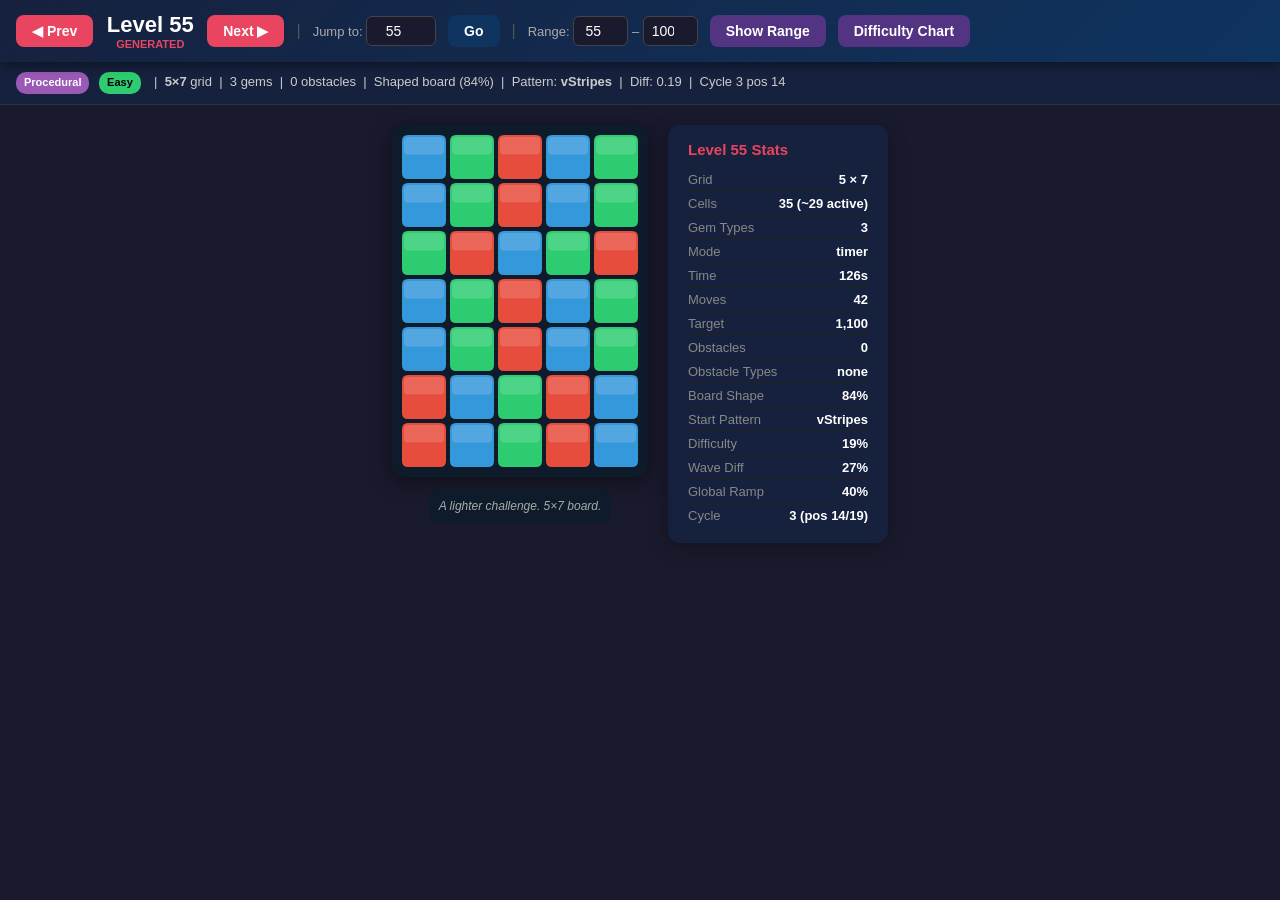
<file: level-viewer.html>
<!DOCTYPE html>
<html lang="en">
<head>
<meta charset="UTF-8">
<meta name="viewport" content="width=device-width, initial-scale=1.0">
<title>Level Viewer — Love Match</title>
<style>
  * { box-sizing: border-box; margin: 0; padding: 0; }
  body { font-family: -apple-system, BlinkMacSystemFont, 'Segoe UI', sans-serif; background: #1a1a2e; color: #fff; }

  .controls {
    position: sticky; top: 0; z-index: 100;
    background: linear-gradient(135deg, #16213e, #0f3460);
    padding: 12px 16px; display: flex; align-items: center; gap: 12px;
    box-shadow: 0 2px 12px rgba(0,0,0,0.5); flex-wrap: wrap;
  }
  .controls label { font-size: 13px; color: #aaa; }
  .controls input[type="number"] {
    width: 70px; padding: 6px 8px; border-radius: 6px; border: 1px solid #444;
    background: #1a1a2e; color: #fff; font-size: 14px; text-align: center;
  }
  .controls button {
    padding: 8px 16px; border-radius: 8px; border: none; font-size: 14px; font-weight: 600;
    cursor: pointer; transition: all 0.15s;
  }
  .btn-nav { background: #e94560; color: #fff; }
  .btn-nav:hover { background: #ff6b81; }
  .btn-nav:disabled { background: #444; cursor: not-allowed; }
  .btn-go { background: #0f3460; color: #fff; border: 1px solid #e94560; }
  .btn-go:hover { background: #e94560; }
  .btn-range { background: #533483; color: #fff; }
  .btn-range:hover { background: #7c4dba; }

  .level-display { font-size: 22px; font-weight: 700; min-width: 90px; text-align: center; }
  .level-display .boss { color: #ffd700; }
  .level-display .gen { color: #e94560; font-size: 11px; display: block; }

  .info-bar {
    background: #16213e; padding: 10px 16px; border-bottom: 1px solid #333;
    font-size: 13px; color: #ccc; line-height: 1.6;
  }
  .info-bar .tag {
    display: inline-block; padding: 2px 8px; border-radius: 10px; font-size: 11px;
    font-weight: 600; margin-right: 6px;
  }
  .tag-boss { background: #ffd700; color: #000; }
  .tag-easy { background: #2ecc71; color: #000; }
  .tag-medium { background: #f39c12; color: #000; }
  .tag-hard { background: #e74c3c; color: #fff; }
  .tag-hardcoded { background: #3498db; color: #fff; }
  .tag-generated { background: #9b59b6; color: #fff; }

  .board-container {
    display: flex; justify-content: center; align-items: flex-start;
    padding: 20px; gap: 20px; flex-wrap: wrap;
  }

  .board-wrap {
    display: flex; flex-direction: column; align-items: center;
  }

  canvas#board {
    border-radius: 12px; background: #0d1b2a;
    box-shadow: 0 4px 20px rgba(0,0,0,0.5);
  }

  .stats-panel {
    background: #16213e; border-radius: 12px; padding: 16px 20px;
    min-width: 220px; box-shadow: 0 4px 20px rgba(0,0,0,0.3);
  }
  .stats-panel h3 { margin-bottom: 10px; color: #e94560; font-size: 15px; }
  .stat-row { display: flex; justify-content: space-between; padding: 4px 0; font-size: 13px; border-bottom: 1px solid #222; }
  .stat-row:last-child { border: none; }
  .stat-label { color: #888; }
  .stat-value { font-weight: 600; }

  .intro-text {
    margin-top: 12px; padding: 10px; background: #0d1b2a; border-radius: 8px;
    font-size: 12px; color: #aaa; font-style: italic; max-width: 300px; text-align: center;
  }

  .diff-chart {
    margin: 16px auto; max-width: 700px; padding: 0 16px;
  }
  .diff-chart h3 { color: #e94560; font-size: 14px; margin-bottom: 8px; text-align: center; }
  .diff-chart canvas { width: 100%; border-radius: 8px; background: #0d1b2a; }

  .range-view {
    display: flex; flex-wrap: wrap; gap: 12px; justify-content: center;
    padding: 16px;
  }
  .range-card {
    background: #16213e; border-radius: 10px; padding: 8px; text-align: center;
    cursor: pointer; transition: all 0.15s; border: 2px solid transparent;
    width: 130px;
  }
  .range-card:hover { border-color: #e94560; transform: scale(1.03); }
  .range-card.boss { border-color: #ffd700; background: #2a1a00; }
  .range-card canvas { border-radius: 6px; }
  .range-card .card-label { font-size: 11px; margin-top: 4px; color: #aaa; }
  .range-card .card-level { font-weight: 700; font-size: 14px; }
</style>
</head>
<body>

<div class="controls">
  <button class="btn-nav" id="prevBtn" onclick="go(-1)">◀ Prev</button>
  <div class="level-display" id="levelLabel">Level 1</div>
  <button class="btn-nav" id="nextBtn" onclick="go(1)">Next ▶</button>
  <span style="color:#555">|</span>
  <label>Jump to: <input type="number" id="jumpInput" min="1" value="1" onkeydown="if(event.key==='Enter')jumpTo()"></label>
  <button class="btn-go" onclick="jumpTo()">Go</button>
  <span style="color:#555">|</span>
  <label>Range: <input type="number" id="rangeStart" min="1" value="55" style="width:55px"> – <input type="number" id="rangeEnd" min="1" value="100" style="width:55px"></label>
  <button class="btn-range" onclick="showRange()">Show Range</button>
  <button class="btn-range" onclick="showDiffChart()">Difficulty Chart</button>
</div>

<div class="info-bar" id="infoBar"></div>

<div class="board-container" id="singleView">
  <div class="board-wrap">
    <canvas id="board" width="400" height="400"></canvas>
    <div class="intro-text" id="introText"></div>
  </div>
  <div class="stats-panel" id="statsPanel"></div>
</div>

<div class="range-view" id="rangeView" style="display:none;"></div>
<div class="diff-chart" id="diffChartWrap" style="display:none;">
  <h3>Difficulty Curve (levels 55–200)</h3>
  <canvas id="diffChart" width="700" height="200"></canvas>
</div>

<script>
// ── Copy the exact same data and generator from match.html ──

const ALL_GEMS = [
  { id: 's1-1' }, { id: 's1-2' }, { id: 's2-1' }, { id: 's2-2' },
  { id: 's3-1' }, { id: 's4-1' }, { id: 's4-6' }, { id: 's5-1' },
];

const LEVEL_PROGRESSION = [
  { gems: 3, cols: 5, rows: 5, boardPct: 1.0, time: 60, target: 900, intro: 'Match 3 in a row to clear tiles and score points!' },
  { gems: 3, cols: 6, rows: 5, boardPct: 1.0, time: 70, target: 1500, intro: 'Match 4 in a row to create a Lightning Bolt!' },
  { gems: 4, cols: 6, rows: 6, boardPct: 1.0, time: 75, target: 2400, intro: 'Match a 2×2 square to create a Potion!' },
  { gems: 4, cols: 6, rows: 6, boardPct: 1.0, time: 80, target: 3000, intro: 'Match an L or T shape to create a Bomb!' },
  { gems: 4, cols: 7, rows: 6, boardPct: 1.0, time: 80, target: 3600, intro: 'Match 5 in a row for a Rainbow Star!' },
  { gems: 5, cols: 7, rows: 7, boardPct: 1.0, time: 85, target: 4500, intro: 'Watch out! Obstacles block your path.' },
  { gems: 5, cols: 7, rows: 7, boardPct: 0.85, time: 85, target: 5400, intro: 'New tool: Magic Wand!' },
  { gems: 5, cols: 8, rows: 7, boardPct: 1.0, time: 85, target: 6000, intro: 'New tool: Magnet!' },
  { gems: 6, cols: 8, rows: 8, boardPct: 0.85, time: 90, target: 7500, intro: 'New gem and new tool: Pink Cloud!' },
  { gems: 6, cols: 8, rows: 8, boardPct: 0.90, time: 90, target: 9000, intro: 'Level 10! New tool: Treasure Chest!' },
  { gems: 6, cols: 8, rows: 8, boardPct: 1.0, time: 85, target: 10500, intro: 'Stopwatch tip!' },
  { gems: 6, cols: 8, rows: 8, boardPct: 0.80, time: 80, target: 11400, intro: 'Tricky shape board!' },
  { gems: 7, cols: 8, rows: 8, boardPct: 1.0, time: 85, target: 12600, intro: 'All gems unlocked! New tool: Slingshot!' },
  { gems: 7, cols: 8, rows: 8, boardPct: 0.85, time: 85, target: 14400, intro: 'More obstacles than ever!' },
  { gems: 7, cols: 8, rows: 8, boardPct: 1.0, time: 90, target: 16500, intro: 'New ultimate tool: Love Letter!' },
  { gems: 7, cols: 8, rows: 8, boardPct: 0.90, time: 75, target: 18000, intro: 'Less time, bigger goals!' },
  { gems: 7, cols: 8, rows: 8, boardPct: 0.80, time: 80, target: 19500, intro: 'Cross-shaped board + obstacles!' },
  { gems: 7, cols: 8, rows: 8, boardPct: 1.0, time: 85, target: 22500, intro: 'You are a match master!' },
  { gems: 7, cols: 8, rows: 8, boardPct: 0.85, time: 75, target: 25500, intro: 'Diamond board, tight timer!' },
  { gems: 7, cols: 8, rows: 8, boardPct: 1.0, time: 90, target: 30000, intro: 'The ultimate challenge!' },
  // 21-50 abbreviated
  { gems: 7, cols: 8, rows: 8, boardPct: 0.85, time: 200, moves: 48, target: 18000, obstacleCount: 8, obstacleTypes: ['ice'], intro: 'Frozen Love begins!' },
  { gems: 8, cols: 8, rows: 8, boardPct: 0.80, time: 210, moves: 50, target: 22000, obstacleCount: 11, obstacleTypes: ['ice'], intro: 'The frost deepens!' },
  { gems: 7, cols: 8, rows: 8, boardPct: 0.85, time: 220, moves: 52, target: 26000, obstacleCount: 14, obstacleTypes: ['ice'], intro: 'Ice Queen\'s final stand!' },
  { gems: 7, cols: 8, rows: 8, boardPct: 1.0, time: 210, moves: 50, target: 20000, obstacleCount: 10, obstacleTypes: ['crate'], intro: 'Crate Breaker!' },
  { gems: 6, cols: 8, rows: 8, boardPct: 1.0, time: 220, moves: 52, target: 24000, obstacleCount: 12, obstacleTypes: ['crate'], intro: 'Even more crates!' },
  { gems: 7, cols: 8, rows: 8, boardPct: 1.0, time: 230, moves: 55, target: 28000, obstacleCount: 15, obstacleTypes: ['crate'], intro: 'Warehouse packed!' },
  { gems: 7, cols: 8, rows: 8, boardPct: 0.85, time: 210, moves: 50, target: 22000, obstacleCount: 8, obstacleTypes: ['parcel','giftbox'], intro: 'Love Letters await!' },
  { gems: 7, cols: 8, rows: 8, boardPct: 0.90, time: 220, moves: 52, target: 26000, obstacleCount: 10, obstacleTypes: ['parcel','giftbox'], intro: 'More love letters!' },
  { gems: 7, cols: 8, rows: 8, boardPct: 1.0, time: 230, moves: 55, target: 30000, obstacleCount: 12, obstacleTypes: ['parcel','giftbox'], intro: 'Mailroom overflows!' },
  { gems: 7, cols: 8, rows: 8, boardPct: 0.85, time: 230, moves: 52, target: 24000, obstacleCount: 10, obstacleTypes: ['giftbox'], intro: 'Gift Wrapped!' },
  { gems: 7, cols: 8, rows: 8, boardPct: 0.90, time: 240, moves: 55, target: 28000, obstacleCount: 12, obstacleTypes: ['giftbox'], intro: 'So many presents!' },
  { gems: 7, cols: 8, rows: 8, boardPct: 1.0, time: 250, moves: 58, target: 33000, obstacleCount: 14, obstacleTypes: ['giftbox'], intro: 'Gift explosion!' },
  { gems: 7, cols: 8, rows: 8, boardPct: 0.80, time: 200, moves: 45, target: 26000, obstacleCount: 12, obstacleTypes: ['ice','crate','giftbox','parcel'], intro: 'The Gauntlet begins!' },
  { gems: 7, cols: 8, rows: 8, boardPct: 0.85, time: 210, moves: 48, target: 30000, obstacleCount: 14, obstacleTypes: ['ice','crate','giftbox','parcel'], intro: 'Gauntlet intensifies!' },
  { gems: 7, cols: 8, rows: 8, boardPct: 0.80, time: 220, moves: 50, target: 35000, obstacleCount: 16, obstacleTypes: ['ice','crate','giftbox','parcel'], intro: 'Final Gauntlet!' },
  { gems: 7, cols: 8, rows: 8, boardPct: 1.0, time: 120, moves: 55, target: 28000, mode: 'timer', obstacleCount: 4, obstacleTypes: ['ice','crate'], intro: 'Speed Dating!' },
  { gems: 7, cols: 8, rows: 8, boardPct: 1.0, time: 135, moves: 55, target: 32000, mode: 'timer', obstacleCount: 5, obstacleTypes: ['ice','crate'], intro: 'Clock is ticking!' },
  { gems: 7, cols: 8, rows: 8, boardPct: 1.0, time: 150, moves: 55, target: 37000, mode: 'timer', obstacleCount: 6, obstacleTypes: ['ice','crate','giftbox'], intro: 'Final speed round!' },
  { gems: 7, cols: 8, rows: 8, boardPct: 0.85, time: 240, moves: 30, target: 25000, mode: 'moves', obstacleCount: 6, obstacleTypes: ['ice','giftbox'], intro: 'Careful Moves!' },
  { gems: 7, cols: 8, rows: 8, boardPct: 0.90, time: 240, moves: 32, target: 30000, mode: 'moves', obstacleCount: 8, obstacleTypes: ['ice','crate','giftbox'], intro: 'Every move counts!' },
  { gems: 7, cols: 8, rows: 8, boardPct: 1.0, time: 240, moves: 35, target: 35000, mode: 'moves', obstacleCount: 10, obstacleTypes: ['ice','crate','giftbox','parcel'], intro: 'Ultimate puzzle!' },
  { gems: 5, cols: 6, rows: 6, boardPct: 1.0, time: 250, moves: 55, target: 15000, obstacleCount: 6, obstacleTypes: ['ice','crate'], intro: 'Tiny Board!' },
  { gems: 6, cols: 5, rows: 5, boardPct: 1.0, time: 260, moves: 58, target: 18000, obstacleCount: 8, obstacleTypes: ['ice','crate','giftbox'], intro: 'Even tinier!' },
  { gems: 6, cols: 6, rows: 6, boardPct: 1.0, time: 270, moves: 60, target: 22000, obstacleCount: 10, obstacleTypes: ['ice','crate','giftbox','parcel'], intro: 'Tiniest challenge!' },
  { gems: 7, cols: 8, rows: 8, boardPct: 0.85, time: 250, moves: 55, target: 30000, obstacleCount: 14, obstacleTypes: ['ice','crate'], intro: 'The Ice Fortress!' },
  { gems: 7, cols: 8, rows: 8, boardPct: 0.85, time: 260, moves: 58, target: 35000, obstacleCount: 16, obstacleTypes: ['ice','crate'], intro: 'Fortress grows stronger!' },
  { gems: 7, cols: 8, rows: 8, boardPct: 0.85, time: 270, moves: 60, target: 40000, obstacleCount: 18, obstacleTypes: ['ice','crate'], intro: 'Final fortress!' },
  { gems: 7, cols: 8, rows: 8, boardPct: 0.80, time: 260, moves: 58, target: 35000, obstacleCount: 15, obstacleTypes: ['ice','crate','giftbox','parcel'], intro: 'Ultimate Love begins!' },
  { gems: 7, cols: 8, rows: 8, boardPct: 0.85, time: 270, moves: 60, target: 42000, obstacleCount: 16, obstacleTypes: ['ice','crate','giftbox','parcel'], intro: 'Almost there!' },
  { gems: 7, cols: 8, rows: 8, boardPct: 0.80, time: 280, moves: 62, target: 50000, obstacleCount: 18, obstacleTypes: ['ice','crate','giftbox','parcel'], intro: 'LEVEL 50 — THE GRAND FINALE!' },
  // Test levels 51-54
  { gems: 3, cols: 5, rows: 7, boardPct: 1.0, time: 120, moves: 40, target: 2000, intro: 'Area 51! A big 5x7 board.' },
  { gems: 3, cols: 5, rows: 8, boardPct: 1.0, time: 120, moves: 40, target: 2000, intro: 'Level 52! A massive 5x8 board.' },
  { gems: 4, cols: 8, rows: 12, boardPct: 1.0, time: 150, moves: 50, target: 3000, intro: 'Level 53! An 8x12 mega board.' },
  { gems: 4, cols: 8, rows: 13, boardPct: 1.0, time: 150, moves: 50, target: 3000, intro: 'Level 54! An 8x13 ultra board.' },
];

// ── Exact copy of generateLevelConfig from match.html ──
function generateLevelConfig(lvl) {
  function seededRand(seed) {
    let s = seed;
    return function() {
      s = (s * 1664525 + 1013904223) & 0xFFFFFFFF;
      return (s >>> 0) / 0xFFFFFFFF;
    };
  }
  const rand = seededRand(lvl * 2654435761);
  const posInCycle = (lvl - 1) % 20;
  const cycleNum = Math.floor((lvl - 1) / 20);
  const isBoss = posInCycle === 19;

  let waveDiff;
  if (isBoss) {
    waveDiff = 1.0;
  } else {
    const t = posInCycle / 18;
    waveDiff = 0.3 + 0.35 * Math.sin(t * Math.PI) + 0.35 * Math.sin(t * 2 * Math.PI - Math.PI * 0.3);
    waveDiff = Math.max(0.1, Math.min(waveDiff, 0.95));
  }

  const globalRamp = Math.min(1.0, cycleNum / 5);
  const diff = waveDiff * (0.5 + 0.5 * globalRamp);

  const boardPresets = [
    { cols: 5, rows: 5 }, { cols: 6, rows: 6 }, { cols: 5, rows: 7 },
    { cols: 7, rows: 7 }, { cols: 6, rows: 8 }, { cols: 8, rows: 8 },
    { cols: 7, rows: 9 }, { cols: 8, rows: 10 }, { cols: 8, rows: 12 },
    { cols: 8, rows: 13 },
  ];
  let boardIdx;
  if (isBoss) {
    boardIdx = Math.min(boardPresets.length - 1, 7 + Math.min(cycleNum, 2));
  } else {
    const minIdx = Math.floor(diff * 3);
    const maxIdx = Math.min(minIdx + 4, boardPresets.length - 3);
    boardIdx = minIdx + Math.floor(rand() * (maxIdx - minIdx + 1));
  }
  const board = boardPresets[Math.min(boardIdx, boardPresets.length - 1)];

  const minGems = 3;
  const maxGems = Math.min(7, 3 + Math.floor(globalRamp * 4));
  let gems = minGems + Math.floor(diff * (maxGems - minGems + 1));
  gems = Math.max(3, Math.min(gems, ALL_GEMS.length));
  if (isBoss) gems = Math.min(ALL_GEMS.length, maxGems + 1);

  const shapedChance = isBoss ? 0.6 : (0.15 + diff * 0.25);
  const boardPct = rand() < shapedChance ? (0.7 + rand() * 0.2) : 1.0;

  const allObsTypes = ['ice', 'crate', 'giftbox', 'parcel'];
  let obstacleCount = 0;
  let obstacleTypes = [];
  if (diff > 0.2 || isBoss) {
    const maxObs = Math.floor(board.cols * board.rows * 0.25);
    obstacleCount = Math.max(2, Math.round(diff * maxObs));
    if (isBoss) obstacleCount = Math.min(maxObs, obstacleCount + 4);
    const numTypes = Math.min(allObsTypes.length, 1 + Math.floor(diff * 3) + (isBoss ? 1 : 0));
    const shuffled = [...allObsTypes];
    for (let i = shuffled.length - 1; i > 0; i--) {
      const j = Math.floor(rand() * (i + 1));
      [shuffled[i], shuffled[j]] = [shuffled[j], shuffled[i]];
    }
    obstacleTypes = shuffled.slice(0, numTypes);
  }

  const cellCount = board.cols * board.rows;
  const baseTime = 60 + cellCount * 1.5;
  const baseMoves = 20 + Math.floor(cellCount * 0.5);
  const timeMult = isBoss ? 0.85 : (1.2 - diff * 0.4);
  const movesMult = isBoss ? 0.85 : (1.2 - diff * 0.4);
  const time = Math.round(baseTime * timeMult);
  const moves = Math.round(baseMoves * movesMult);

  const baseTarget = cellCount * 40;
  const targetMult = 0.6 + diff * 0.8 + (isBoss ? 0.5 : 0);
  const target = Math.round(baseTarget * targetMult / 100) * 100;

  let intro;
  if (isBoss) {
    const bossNum = cycleNum + 1;
    const bossTitles = ['Guardian', 'Champion', 'Overlord', 'Titan', 'Legend'];
    const title = bossTitles[Math.min(bossNum - 1, bossTitles.length - 1)];
    intro = `BOSS LEVEL ${lvl}! The ${title} awaits — ${board.cols}×${board.rows} board, ${gems} gem types!`;
  } else if (diff < 0.3) {
    const easy = ['Breather round!', 'Take it easy!', 'A lighter challenge.', 'Catch your breath!', 'Warm-up time!'];
    intro = easy[Math.floor(rand() * easy.length)] + ` ${board.cols}×${board.rows} board.`;
  } else if (diff > 0.7) {
    const hard = ['Things are heating up!', 'Can you handle this?', 'Brace yourself!', 'No mercy!', 'Full throttle!'];
    intro = hard[Math.floor(rand() * hard.length)] + ` ${board.cols}×${board.rows} board.`;
  } else {
    const mid = ['Keep going!', 'Stay sharp!', 'Nice and steady.', 'You got this!', 'Level up!'];
    intro = mid[Math.floor(rand() * mid.length)] + ` ${board.cols}×${board.rows} board.`;
  }

  const startPattern = generateStartPattern(lvl, board.rows, board.cols, gems, rand);

  return {
    gems, cols: board.cols, rows: board.rows, boardPct,
    time, moves, target,
    obstacleCount: obstacleCount || undefined,
    obstacleTypes: obstacleTypes.length ? obstacleTypes : undefined,
    intro, generated: true, isBoss, startPattern,
    _diff: diff, _waveDiff: waveDiff, _globalRamp: globalRamp,
    _cycleNum: cycleNum, _posInCycle: posInCycle,
  };
}

// ── Start Pattern Generator (same as match.html) ──
function generateStartPattern(lvl, rows, cols, numGems, rand) {
  const patterns = [
    'hStripes', 'vStripes', 'checkerboard', 'diamond', 'rings',
    'gradient', 'spiral', 'zigzag', 'waves', 'quadrants',
    'diagonalStripes', 'heart', 'border', 'dots', 'columns',
  ];
  const patIdx = Math.floor(rand() * patterns.length);
  const patType = patterns[patIdx];
  const grid = [];

  for (let r = 0; r < rows; r++) {
    grid[r] = [];
    for (let c = 0; c < cols; c++) {
      grid[r][c] = getPatternGem(patType, r, c, rows, cols, numGems, rand);
    }
  }

  for (let pass = 0; pass < 3; pass++) {
    for (let r = 0; r < rows; r++) {
      for (let c = 0; c < cols; c++) {
        if (hasMatch3(grid, r, c, rows, cols)) {
          grid[r][c] = (grid[r][c] + 1) % numGems;
          if (hasMatch3(grid, r, c, rows, cols)) {
            grid[r][c] = (grid[r][c] + 1) % numGems;
          }
        }
      }
    }
  }

  grid._patternName = patType;
  return grid;
}

function hasMatch3(grid, r, c, rows, cols) {
  const t = grid[r][c];
  if (c >= 2 && grid[r][c-1] === t && grid[r][c-2] === t) return true;
  if (c >= 1 && c < cols-1 && grid[r][c-1] === t && grid[r][c+1] === t) return true;
  if (c < cols-2 && grid[r][c+1] === t && grid[r][c+2] === t) return true;
  if (r >= 2 && grid[r-1][c] === t && grid[r-2][c] === t) return true;
  if (r >= 1 && r < rows-1 && grid[r-1][c] === t && grid[r+1][c] === t) return true;
  if (r < rows-2 && grid[r+1][c] === t && grid[r+2][c] === t) return true;
  return false;
}

function getPatternGem(pat, r, c, rows, cols, n, rand) {
  const cr = (rows - 1) / 2, cc = (cols - 1) / 2;
  switch (pat) {
    case 'hStripes': return r % n;
    case 'vStripes': return c % n;
    case 'checkerboard': return (r + c) % Math.min(n, 3);
    case 'diamond': { const dist = Math.abs(r - cr) + Math.abs(c - cc); return Math.floor(dist) % n; }
    case 'rings': { const dist = Math.max(Math.abs(r - cr), Math.abs(c - cc)); return Math.floor(dist) % n; }
    case 'gradient': return Math.floor((r / rows) * n) % n;
    case 'spiral': { const angle = Math.atan2(r - cr, c - cc); const dist = Math.sqrt((r-cr)**2 + (c-cc)**2); return Math.floor((angle / Math.PI + dist * 0.5) * n / 3) % n; }
    case 'zigzag': return (r + (r % 2 === 0 ? c : cols - 1 - c)) % n;
    case 'waves': return Math.floor(r + Math.sin(c * 1.2) * 2 + n) % n;
    case 'quadrants': { const qr = r < rows / 2 ? 0 : 1; const qc = c < cols / 2 ? 0 : 1; return (qr * 2 + qc) % n; }
    case 'diagonalStripes': return (r + c) % n;
    case 'heart': { const nr = (r - cr) / (rows/2), nc = (c - cc) / (cols/2); const h = (nr*nr + nc*nc - 1)**3 - nr*nr * nc*nc*nc; return h < 0 ? 0 : (r + c) % Math.max(2, n - 1) + 1; }
    case 'border': { const isBorder = r === 0 || r === rows-1 || c === 0 || c === cols-1; const isInner = r === 1 || r === rows-2 || c === 1 || c === cols-2; return isBorder ? 0 : isInner ? 1 % n : (r + c) % Math.max(1, n - 2) + 2; }
    case 'dots': return (r % 3 === 1 && c % 3 === 1) ? 0 : ((r + c) % (n - 1)) + 1;
    case 'columns': return (c % 2 === 0) ? Math.floor(r / 2) % n : (Math.floor(r / 2) + 1) % n;
    default: return Math.floor(rand() * n);
  }
}

function getLevelConfig(lvl) {
  let cfg;
  if (lvl <= LEVEL_PROGRESSION.length) {
    cfg = { ...LEVEL_PROGRESSION[lvl - 1] };
    cfg.generated = false;
  } else {
    cfg = generateLevelConfig(lvl);
  }
  if (!cfg.mode) {
    cfg.mode = (lvl % 2 === 1) ? 'timer' : 'moves';
  }
  if (lvl <= LEVEL_PROGRESSION.length) {
    const src = LEVEL_PROGRESSION[lvl - 1];
    let tierTime, tierMoves;
    if (lvl <= 5) { tierTime = 90; tierMoves = 30; }
    else if (lvl <= 10) { tierTime = 120; tierMoves = 35; }
    else if (lvl <= 15) { tierTime = 150; tierMoves = 40; }
    else if (lvl <= 20) { tierTime = 180; tierMoves = 45; }
    else if (lvl <= 30) { tierTime = 210; tierMoves = 50; }
    else if (lvl <= 40) { tierTime = 240; tierMoves = 55; }
    else { tierTime = 270; tierMoves = 60; }
    cfg.time = (src.time !== undefined && lvl > 20) ? src.time : tierTime;
    cfg.moves = (src.moves !== undefined && lvl > 20) ? src.moves : tierMoves;
  }
  return cfg;
}

// ── Board mask generator (same logic as match.html) ──
function generateBoardMask(lvl, rows, cols, pct) {
  const mask = [];
  if (pct >= 1.0) {
    for (let r = 0; r < rows; r++) { mask[r] = []; for (let c = 0; c < cols; c++) mask[r][c] = true; }
    return mask;
  }
  const cr = (rows - 1) / 2, cc = (cols - 1) / 2;
  const shapeType = lvl % 3;
  const totalCells = rows * cols;
  const targetActive = Math.round(totalCells * pct);
  for (let r = 0; r < rows; r++) { mask[r] = []; for (let c = 0; c < cols; c++) mask[r][c] = false; }

  if (shapeType === 0) {
    let bestRadius = 1;
    for (let rad = 1; rad <= rows + cols; rad += 0.5) {
      let count = 0;
      for (let r = 0; r < rows; r++) for (let c = 0; c < cols; c++)
        if (Math.abs(r - cr) + Math.abs(c - cc) <= rad) count++;
      if (count <= targetActive) bestRadius = rad; else break;
    }
    for (let r = 0; r < rows; r++) for (let c = 0; c < cols; c++)
      mask[r][c] = Math.abs(r - cr) + Math.abs(c - cc) <= bestRadius;
  } else if (shapeType === 1) {
    let bestCut = 0;
    for (let cut = 0.5; cut <= Math.max(rows, cols); cut += 0.5) {
      let count = 0;
      for (let r = 0; r < rows; r++) for (let c = 0; c < cols; c++)
        if (Math.abs(r - cr) + Math.abs(c - cc) <= (cr + cc) - cut + 0.5) count++;
      if (count >= targetActive) { bestCut = cut; break; }
    }
    const maxDist = (cr + cc) - bestCut + 0.5;
    for (let r = 0; r < rows; r++) for (let c = 0; c < cols; c++)
      mask[r][c] = Math.abs(r - cr) + Math.abs(c - cc) <= maxDist;
  } else {
    const armW = Math.max(2, Math.round(cols * 0.4));
    const armH = Math.max(2, Math.round(rows * 0.4));
    const hPad = Math.floor((cols - armW) / 2);
    const vPad = Math.floor((rows - armH) / 2);
    for (let r = 0; r < rows; r++) for (let c = 0; c < cols; c++)
      mask[r][c] = (c >= hPad && c < cols - hPad) || (r >= vPad && r < rows - vPad);
  }
  return mask;
}

// ── Obstacle colors ──
const OBS_COLORS = {
  ice: { bg: '#87ceeb', border: '#4fc3f7', icon: '❄' },
  crate: { bg: '#a1887f', border: '#8d6e63', icon: '📦' },
  giftbox: { bg: '#f8bbd0', border: '#f06292', icon: '🎁' },
  parcel: { bg: '#ffe0b2', border: '#ffab91', icon: '💌' },
};

// ── Gem colors for visual representation ──
const GEM_COLORS = [
  '#e74c3c', '#3498db', '#2ecc71', '#f39c12',
  '#9b59b6', '#e91e63', '#00bcd4', '#ffd700',
];

// ── Drawing ──
function drawLevel(canvas, lvl, tileSize) {
  const cfg = getLevelConfig(lvl);
  const { cols, rows, boardPct } = cfg;
  tileSize = tileSize || Math.min(48, Math.floor(360 / Math.max(cols, rows)));
  const pad = 8;
  canvas.width = cols * tileSize + pad * 2;
  canvas.height = rows * tileSize + pad * 2;
  const ctx = canvas.getContext('2d');

  // Background
  ctx.fillStyle = '#0d1b2a';
  ctx.fillRect(0, 0, canvas.width, canvas.height);

  const mask = generateBoardMask(lvl, rows, cols, boardPct);

  // Seeded random for obstacle placement
  function seededRand(seed) {
    let s = seed;
    return function() { s = (s * 1664525 + 1013904223) & 0xFFFFFFFF; return (s >>> 0) / 0xFFFFFFFF; };
  }
  const rand = seededRand(lvl * 9973);

  // Place obstacles randomly on valid cells
  const obsGrid = {};
  const obsCount = cfg.obstacleCount || 0;
  const obsTypes = cfg.obstacleTypes || [];
  if (obsCount > 0 && obsTypes.length > 0) {
    const validCells = [];
    for (let r = 0; r < rows; r++) for (let c = 0; c < cols; c++)
      if (mask[r][c]) validCells.push(`${r},${c}`);
    // Shuffle and pick
    for (let i = validCells.length - 1; i > 0; i--) {
      const j = Math.floor(rand() * (i + 1));
      [validCells[i], validCells[j]] = [validCells[j], validCells[i]];
    }
    for (let i = 0; i < Math.min(obsCount, validCells.length); i++) {
      const type = obsTypes[i % obsTypes.length];
      obsGrid[validCells[i]] = type;
    }
  }

  // Draw cells
  const gap = 2;
  for (let r = 0; r < rows; r++) {
    for (let c = 0; c < cols; c++) {
      const x = pad + c * tileSize + gap;
      const y = pad + r * tileSize + gap;
      const s = tileSize - gap * 2;

      if (!mask[r][c]) {
        // Void cell
        ctx.fillStyle = '#0a0a1a';
        ctx.fillRect(x, y, s, s);
        continue;
      }

      const key = `${r},${c}`;
      if (obsGrid[key]) {
        // Obstacle cell
        const obs = OBS_COLORS[obsGrid[key]];
        ctx.fillStyle = obs.bg;
        roundRect(ctx, x, y, s, s, 4);
        ctx.fill();
        ctx.strokeStyle = obs.border;
        ctx.lineWidth = 1.5;
        ctx.stroke();
        // Icon
        ctx.font = `${s * 0.5}px serif`;
        ctx.textAlign = 'center'; ctx.textBaseline = 'middle';
        ctx.fillText(obs.icon, x + s/2, y + s/2 + 1);
      } else {
        // Normal gem cell — use start pattern if available, else random
        const gemIdx = (cfg.startPattern && cfg.startPattern[r])
          ? cfg.startPattern[r][c] % cfg.gems
          : Math.floor(rand() * cfg.gems);
        ctx.fillStyle = GEM_COLORS[gemIdx % GEM_COLORS.length];
        roundRect(ctx, x, y, s, s, 6);
        ctx.fill();
        // Subtle shine
        ctx.fillStyle = 'rgba(255,255,255,0.15)';
        roundRect(ctx, x + 2, y + 2, s - 4, s * 0.4, 4);
        ctx.fill();
      }
    }
  }

  // Boss glow
  if (cfg.isBoss) {
    ctx.strokeStyle = '#ffd700';
    ctx.lineWidth = 3;
    ctx.shadowColor = '#ffd700';
    ctx.shadowBlur = 10;
    roundRect(ctx, 2, 2, canvas.width - 4, canvas.height - 4, 10);
    ctx.stroke();
    ctx.shadowBlur = 0;
  }

  return cfg;
}

function roundRect(ctx, x, y, w, h, r) {
  ctx.beginPath();
  ctx.moveTo(x + r, y);
  ctx.lineTo(x + w - r, y); ctx.quadraticCurveTo(x + w, y, x + w, y + r);
  ctx.lineTo(x + w, y + h - r); ctx.quadraticCurveTo(x + w, y + h, x + w - r, y + h);
  ctx.lineTo(x + r, y + h); ctx.quadraticCurveTo(x, y + h, x, y + h - r);
  ctx.lineTo(x, y + r); ctx.quadraticCurveTo(x, y, x + r, y);
  ctx.closePath();
}

// ── UI State ──
let currentLevel = 1;

function renderLevel(lvl) {
  currentLevel = lvl;
  document.getElementById('rangeView').style.display = 'none';
  document.getElementById('diffChartWrap').style.display = 'none';
  document.getElementById('singleView').style.display = 'flex';

  const canvas = document.getElementById('board');
  const cfg = drawLevel(canvas, lvl, 48);

  // Level label
  const label = document.getElementById('levelLabel');
  label.innerHTML = `Level ${lvl}` +
    (cfg.isBoss ? '<span class="boss"> BOSS</span>' : '') +
    (cfg.generated ? '<span class="gen">GENERATED</span>' : '<span class="gen">HARDCODED</span>');

  // Info bar
  const infoBar = document.getElementById('infoBar');
  const diffTag = cfg._diff !== undefined
    ? (cfg._diff > 0.7 ? '<span class="tag tag-hard">Hard</span>' :
       cfg._diff > 0.4 ? '<span class="tag tag-medium">Medium</span>' :
       '<span class="tag tag-easy">Easy</span>')
    : '';
  const bossTag = cfg.isBoss ? '<span class="tag tag-boss">BOSS</span>' : '';
  const srcTag = cfg.generated
    ? '<span class="tag tag-generated">Procedural</span>'
    : '<span class="tag tag-hardcoded">Hardcoded</span>';

  infoBar.innerHTML = `${srcTag} ${bossTag} ${diffTag}
    &nbsp;|&nbsp; <b>${cfg.cols}×${cfg.rows}</b> grid
    &nbsp;|&nbsp; ${cfg.gems} gems
    &nbsp;|&nbsp; ${cfg.obstacleCount || 0} obstacles
    ${cfg.boardPct < 1 ? '&nbsp;|&nbsp; Shaped board (' + Math.round(cfg.boardPct*100) + '%)' : ''}
    ${cfg.startPattern ? '&nbsp;|&nbsp; Pattern: <b>' + cfg.startPattern._patternName + '</b>' : ''}
    ${cfg._diff !== undefined ? '&nbsp;|&nbsp; Diff: ' + cfg._diff.toFixed(2) : ''}
    ${cfg._cycleNum !== undefined ? '&nbsp;|&nbsp; Cycle ' + (cfg._cycleNum+1) + ' pos ' + cfg._posInCycle : ''}`;

  // Stats panel
  const panel = document.getElementById('statsPanel');
  panel.innerHTML = `<h3>Level ${lvl} Stats</h3>
    <div class="stat-row"><span class="stat-label">Grid</span><span class="stat-value">${cfg.cols} × ${cfg.rows}</span></div>
    <div class="stat-row"><span class="stat-label">Cells</span><span class="stat-value">${cfg.cols * cfg.rows}${cfg.boardPct < 1 ? ' (~'+Math.round(cfg.cols*cfg.rows*cfg.boardPct)+' active)' : ''}</span></div>
    <div class="stat-row"><span class="stat-label">Gem Types</span><span class="stat-value">${cfg.gems}</span></div>
    <div class="stat-row"><span class="stat-label">Mode</span><span class="stat-value">${cfg.mode}</span></div>
    <div class="stat-row"><span class="stat-label">Time</span><span class="stat-value">${cfg.time}s</span></div>
    <div class="stat-row"><span class="stat-label">Moves</span><span class="stat-value">${cfg.moves}</span></div>
    <div class="stat-row"><span class="stat-label">Target</span><span class="stat-value">${cfg.target.toLocaleString()}</span></div>
    <div class="stat-row"><span class="stat-label">Obstacles</span><span class="stat-value">${cfg.obstacleCount || 0}</span></div>
    <div class="stat-row"><span class="stat-label">Obstacle Types</span><span class="stat-value">${(cfg.obstacleTypes || []).join(', ') || 'none'}</span></div>
    <div class="stat-row"><span class="stat-label">Board Shape</span><span class="stat-value">${cfg.boardPct >= 1 ? 'Full' : Math.round(cfg.boardPct*100)+'%'}</span></div>
    <div class="stat-row"><span class="stat-label">Start Pattern</span><span class="stat-value">${cfg.startPattern?._patternName || 'random'}</span></div>
    ${cfg._diff !== undefined ? `
    <div class="stat-row"><span class="stat-label">Difficulty</span><span class="stat-value">${(cfg._diff * 100).toFixed(0)}%</span></div>
    <div class="stat-row"><span class="stat-label">Wave Diff</span><span class="stat-value">${(cfg._waveDiff * 100).toFixed(0)}%</span></div>
    <div class="stat-row"><span class="stat-label">Global Ramp</span><span class="stat-value">${(cfg._globalRamp * 100).toFixed(0)}%</span></div>
    <div class="stat-row"><span class="stat-label">Cycle</span><span class="stat-value">${cfg._cycleNum + 1} (pos ${cfg._posInCycle}/19)</span></div>
    ` : ''}`;

  // Intro text
  document.getElementById('introText').textContent = cfg.intro || '';

  // Update jump input
  document.getElementById('jumpInput').value = lvl;
  document.getElementById('prevBtn').disabled = lvl <= 1;
}

function go(delta) {
  renderLevel(Math.max(1, currentLevel + delta));
}

function jumpTo() {
  const val = parseInt(document.getElementById('jumpInput').value);
  if (val >= 1) renderLevel(val);
}

function showRange() {
  const start = parseInt(document.getElementById('rangeStart').value) || 55;
  const end = parseInt(document.getElementById('rangeEnd').value) || 100;
  document.getElementById('singleView').style.display = 'none';
  document.getElementById('diffChartWrap').style.display = 'none';
  const rv = document.getElementById('rangeView');
  rv.style.display = 'flex';
  rv.innerHTML = '';

  for (let lvl = start; lvl <= end; lvl++) {
    const card = document.createElement('div');
    card.className = 'range-card';
    const cfg = getLevelConfig(lvl);
    if (cfg.isBoss) card.classList.add('boss');

    const cvs = document.createElement('canvas');
    drawLevel(cvs, lvl, 14);
    card.appendChild(cvs);

    const lbl = document.createElement('div');
    lbl.className = 'card-level';
    lbl.textContent = `Level ${lvl}`;
    card.appendChild(lbl);

    const info = document.createElement('div');
    info.className = 'card-label';
    info.innerHTML = `${cfg.cols}×${cfg.rows} | ${cfg.gems}g | ${cfg.obstacleCount||0}obs` +
      (cfg.isBoss ? ' <b style="color:#ffd700">BOSS</b>' : '') +
      (cfg._diff !== undefined ? ` | ${(cfg._diff*100).toFixed(0)}%` : '');
    card.appendChild(info);

    card.onclick = () => renderLevel(lvl);
    rv.appendChild(card);
  }
}

function showDiffChart() {
  document.getElementById('singleView').style.display = 'none';
  document.getElementById('rangeView').style.display = 'none';
  const wrap = document.getElementById('diffChartWrap');
  wrap.style.display = 'block';

  const canvas = document.getElementById('diffChart');
  const ctx = canvas.getContext('2d');
  canvas.width = 700;
  canvas.height = 250;
  ctx.fillStyle = '#0d1b2a';
  ctx.fillRect(0, 0, 700, 250);

  const startLvl = 55, endLvl = 200;
  const count = endLvl - startLvl + 1;
  const barW = 700 / count;
  const chartH = 210;
  const topPad = 20;

  // Draw axis
  ctx.strokeStyle = '#333';
  ctx.lineWidth = 1;
  ctx.beginPath(); ctx.moveTo(0, topPad + chartH); ctx.lineTo(700, topPad + chartH); ctx.stroke();

  for (let i = 0; i < count; i++) {
    const lvl = startLvl + i;
    const cfg = getLevelConfig(lvl);
    const diff = cfg._diff || 0;
    const h = diff * chartH;
    const x = i * barW;

    // Color by difficulty
    let color;
    if (cfg.isBoss) color = '#ffd700';
    else if (diff > 0.7) color = '#e74c3c';
    else if (diff > 0.4) color = '#f39c12';
    else color = '#2ecc71';

    ctx.fillStyle = color;
    ctx.fillRect(x, topPad + chartH - h, barW - 0.5, h);

    // Level labels every 10
    if (lvl % 10 === 0) {
      ctx.fillStyle = '#888';
      ctx.font = '10px sans-serif';
      ctx.textAlign = 'center';
      ctx.fillText(lvl, x + barW/2, topPad + chartH + 14);
    }

    // Boss label
    if (cfg.isBoss) {
      ctx.fillStyle = '#ffd700';
      ctx.font = 'bold 9px sans-serif';
      ctx.textAlign = 'center';
      ctx.fillText('B', x + barW/2, topPad + chartH - h - 4);
    }
  }

  // Legend
  ctx.font = '11px sans-serif';
  const legend = [
    { color: '#2ecc71', label: 'Easy (<40%)' },
    { color: '#f39c12', label: 'Medium (40-70%)' },
    { color: '#e74c3c', label: 'Hard (>70%)' },
    { color: '#ffd700', label: 'Boss' },
  ];
  let lx = 10;
  for (const l of legend) {
    ctx.fillStyle = l.color;
    ctx.fillRect(lx, 4, 10, 10);
    ctx.fillStyle = '#aaa';
    ctx.fillText(l.label, lx + 14, 13);
    lx += ctx.measureText(l.label).width + 28;
  }

  wrap.querySelector('h3').textContent = `Difficulty Curve (levels ${startLvl}–${endLvl})`;
}

// Keyboard nav
document.addEventListener('keydown', e => {
  if (e.target.tagName === 'INPUT') return;
  if (e.key === 'ArrowLeft' || e.key === 'a') go(-1);
  if (e.key === 'ArrowRight' || e.key === 'd') go(1);
  if (e.key === 'ArrowUp') go(-10);
  if (e.key === 'ArrowDown') go(10);
});

// Init
renderLevel(55);
</script>
</body>
</html>
</file>
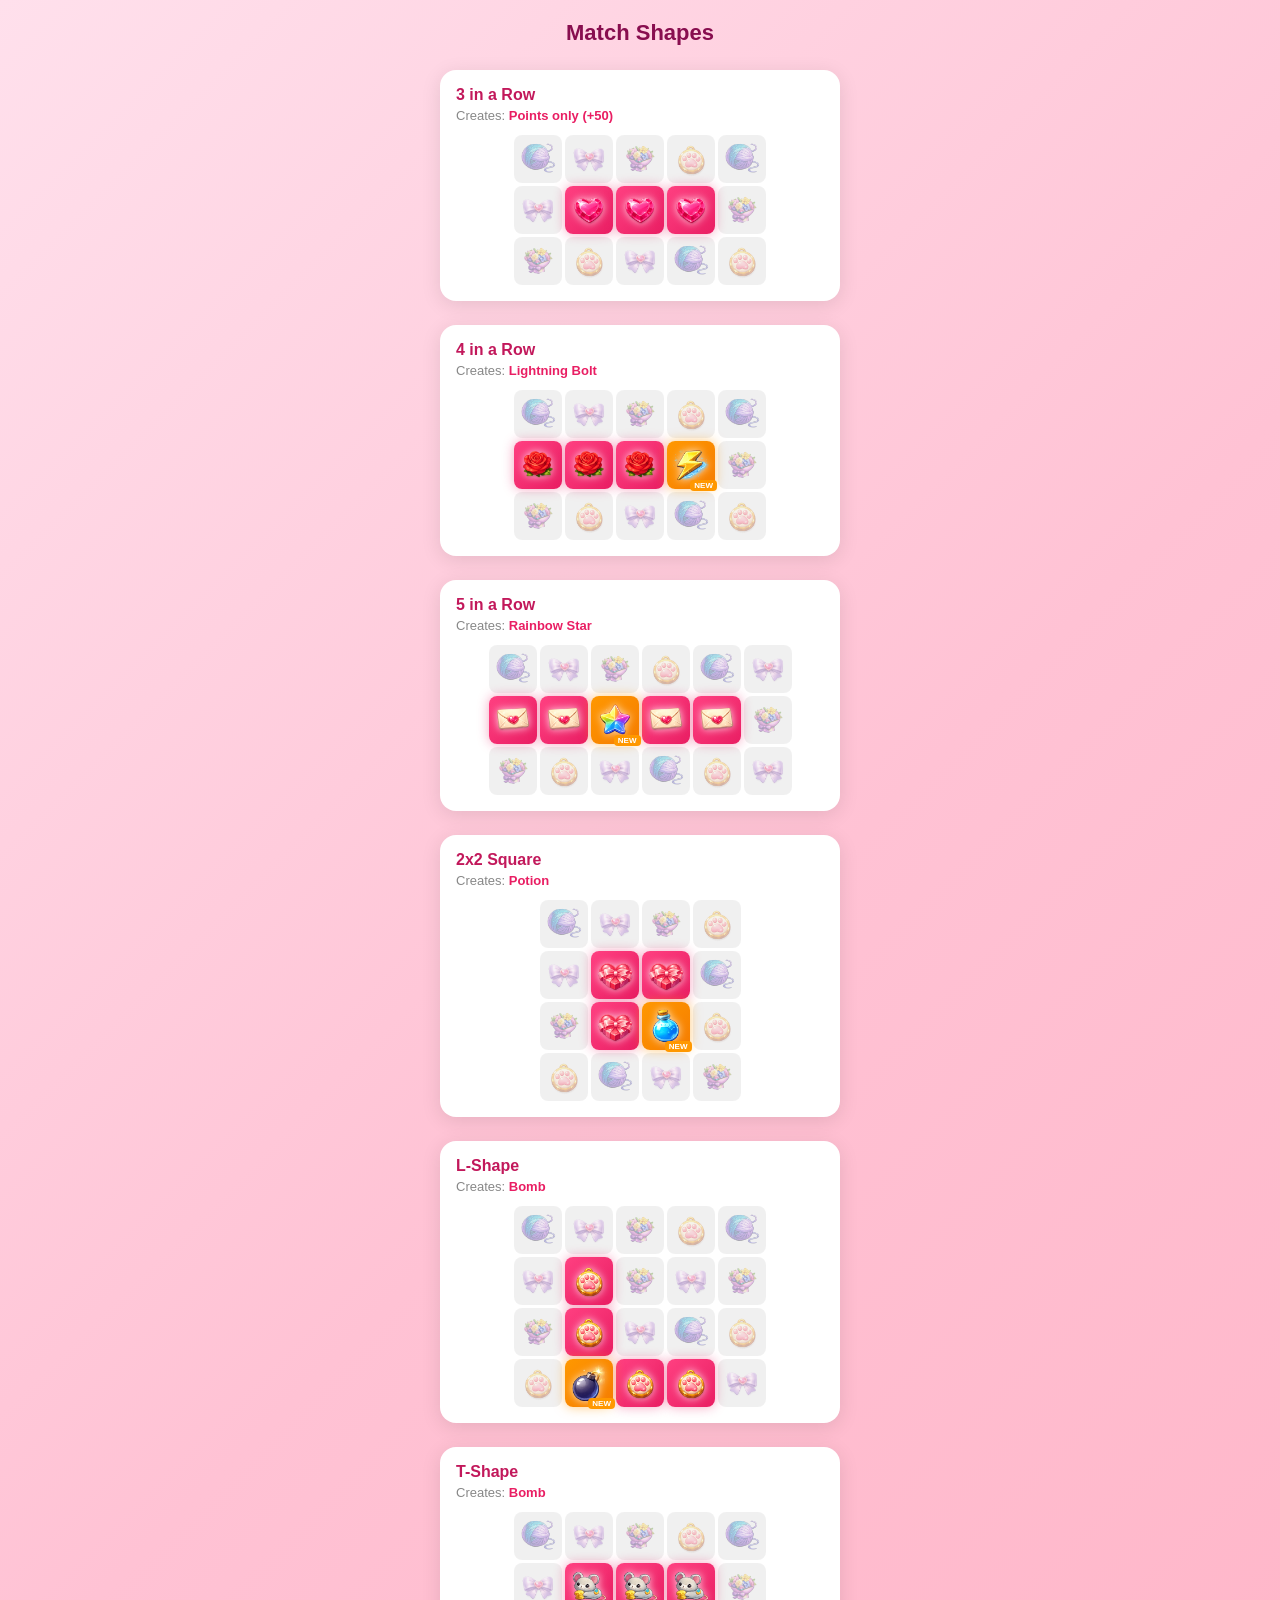
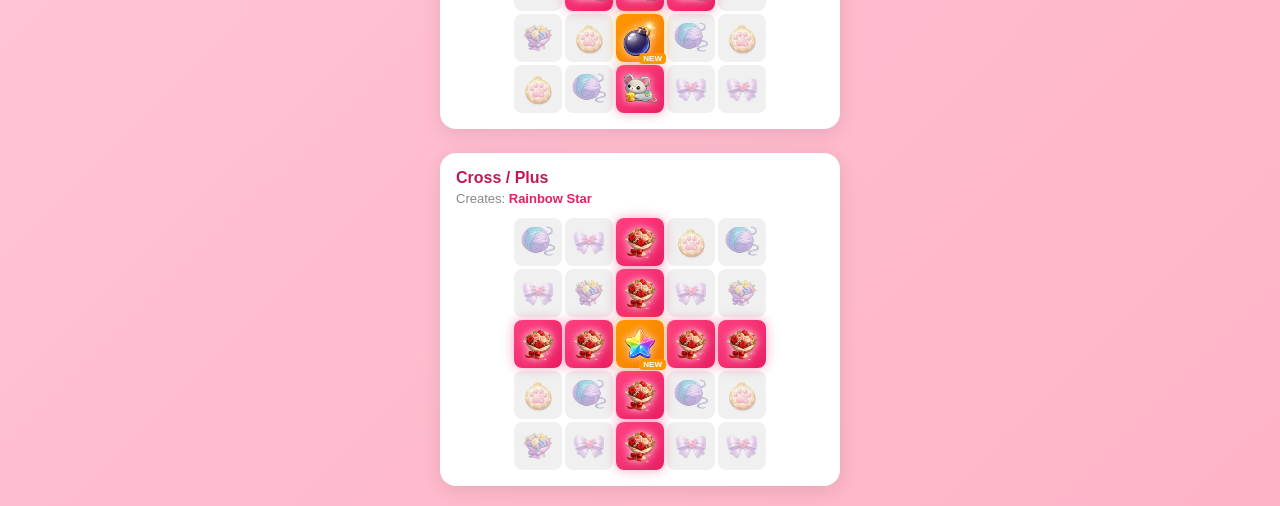
<file: match-shapes.html>
<!DOCTYPE html>
<html lang="en">
<head>
<meta charset="UTF-8">
<meta name="viewport" content="width=device-width, initial-scale=1.0">
<title>Match Shapes Reference</title>
<style>
* { margin: 0; padding: 0; box-sizing: border-box; }
body {
  font-family: -apple-system, BlinkMacSystemFont, sans-serif;
  background: linear-gradient(135deg, #ffe0ec, #ffc2d4, #ffb3c6);
  min-height: 100vh; padding: 20px;
  display: flex; flex-direction: column; align-items: center; gap: 24px;
}
h1 { color: #880e4f; font-size: 22px; }
.shape-card {
  background: #fff; border-radius: 16px; padding: 16px;
  box-shadow: 0 4px 20px rgba(0,0,0,0.1);
  width: 100%; max-width: 400px;
}
.shape-card h2 {
  color: #c2185b; font-size: 16px; margin-bottom: 4px;
}
.shape-card .creates {
  color: #888; font-size: 13px; margin-bottom: 12px;
}
.shape-card .creates span {
  color: #e91e63; font-weight: 600;
}
.mini-board {
  display: grid; gap: 3px; justify-content: center;
}
.mini-board .cell {
  width: 48px; height: 48px; border-radius: 8px;
  display: flex; align-items: center; justify-content: center;
}
.cell.empty { background: rgba(0,0,0,0.04); }
.cell.match {
  background: linear-gradient(135deg, #ff4081, #e91e63);
  box-shadow: 0 0 12px rgba(233,30,99,0.4);
}
.cell.match img { width: 36px; height: 36px; filter: drop-shadow(0 0 4px rgba(255,255,255,0.8)); }
.cell.normal { background: rgba(0,0,0,0.06); }
.cell.normal img { width: 36px; height: 36px; opacity: 0.35; }
.cell.spawn {
  background: linear-gradient(135deg, #ff9800, #f57c00);
  box-shadow: 0 0 12px rgba(255,152,0,0.5);
  position: relative;
}
.cell.spawn img { width: 36px; height: 36px; filter: drop-shadow(0 0 4px rgba(255,255,255,0.8)); }
.cell.spawn::after {
  content: 'NEW'; position: absolute; bottom: -2px; right: -2px;
  background: #ff9800; color: #fff; font-size: 8px; font-weight: bold;
  padding: 1px 4px; border-radius: 4px;
}
</style>
</head>
<body>
<h1>Match Shapes</h1>

<!-- 3 in a row -->
<div class="shape-card">
  <h2>3 in a Row</h2>
  <div class="creates">Creates: <span>Points only (+50)</span></div>
  <div class="mini-board" style="grid-template-columns: repeat(5, 48px); grid-template-rows: repeat(3, 48px);">
    <div class="cell normal"><img src="icons/sheet2-icon-8.png"></div>
    <div class="cell normal"><img src="icons/tile-bow.png"></div>
    <div class="cell normal"><img src="icons/sheet2-icon-3.png"></div>
    <div class="cell normal"><img src="icons/tile-paw.png"></div>
    <div class="cell normal"><img src="icons/sheet2-icon-8.png"></div>
    <div class="cell normal"><img src="icons/tile-bow.png"></div>
    <div class="cell match"><img src="icons/tile-heart.png"></div>
    <div class="cell match"><img src="icons/tile-heart.png"></div>
    <div class="cell match"><img src="icons/tile-heart.png"></div>
    <div class="cell normal"><img src="icons/sheet2-icon-3.png"></div>
    <div class="cell normal"><img src="icons/sheet2-icon-3.png"></div>
    <div class="cell normal"><img src="icons/tile-paw.png"></div>
    <div class="cell normal"><img src="icons/tile-bow.png"></div>
    <div class="cell normal"><img src="icons/sheet2-icon-8.png"></div>
    <div class="cell normal"><img src="icons/tile-paw.png"></div>
  </div>
</div>

<!-- 4 in a row -->
<div class="shape-card">
  <h2>4 in a Row</h2>
  <div class="creates">Creates: <span>Lightning Bolt</span></div>
  <div class="mini-board" style="grid-template-columns: repeat(5, 48px); grid-template-rows: repeat(3, 48px);">
    <div class="cell normal"><img src="icons/sheet2-icon-8.png"></div>
    <div class="cell normal"><img src="icons/tile-bow.png"></div>
    <div class="cell normal"><img src="icons/sheet2-icon-3.png"></div>
    <div class="cell normal"><img src="icons/tile-paw.png"></div>
    <div class="cell normal"><img src="icons/sheet2-icon-8.png"></div>
    <div class="cell match"><img src="icons/tile-rose.png"></div>
    <div class="cell match"><img src="icons/tile-rose.png"></div>
    <div class="cell match"><img src="icons/tile-rose.png"></div>
    <div class="cell spawn"><img src="icons/sheet5-icon-12.png"></div>
    <div class="cell normal"><img src="icons/sheet2-icon-3.png"></div>
    <div class="cell normal"><img src="icons/sheet2-icon-3.png"></div>
    <div class="cell normal"><img src="icons/tile-paw.png"></div>
    <div class="cell normal"><img src="icons/tile-bow.png"></div>
    <div class="cell normal"><img src="icons/sheet2-icon-8.png"></div>
    <div class="cell normal"><img src="icons/tile-paw.png"></div>
  </div>
</div>

<!-- 5 in a row -->
<div class="shape-card">
  <h2>5 in a Row</h2>
  <div class="creates">Creates: <span>Rainbow Star</span></div>
  <div class="mini-board" style="grid-template-columns: repeat(6, 48px); grid-template-rows: repeat(3, 48px);">
    <div class="cell normal"><img src="icons/sheet2-icon-8.png"></div>
    <div class="cell normal"><img src="icons/tile-bow.png"></div>
    <div class="cell normal"><img src="icons/sheet2-icon-3.png"></div>
    <div class="cell normal"><img src="icons/tile-paw.png"></div>
    <div class="cell normal"><img src="icons/sheet2-icon-8.png"></div>
    <div class="cell normal"><img src="icons/tile-bow.png"></div>
    <div class="cell match"><img src="icons/tile-envelope.png"></div>
    <div class="cell match"><img src="icons/tile-envelope.png"></div>
    <div class="cell spawn"><img src="icons/sheet5-icon-5.png"></div>
    <div class="cell match"><img src="icons/tile-envelope.png"></div>
    <div class="cell match"><img src="icons/tile-envelope.png"></div>
    <div class="cell normal"><img src="icons/sheet2-icon-3.png"></div>
    <div class="cell normal"><img src="icons/sheet2-icon-3.png"></div>
    <div class="cell normal"><img src="icons/tile-paw.png"></div>
    <div class="cell normal"><img src="icons/tile-bow.png"></div>
    <div class="cell normal"><img src="icons/sheet2-icon-8.png"></div>
    <div class="cell normal"><img src="icons/tile-paw.png"></div>
    <div class="cell normal"><img src="icons/tile-bow.png"></div>
  </div>
</div>

<!-- 2x2 Square -->
<div class="shape-card">
  <h2>2x2 Square</h2>
  <div class="creates">Creates: <span>Potion</span></div>
  <div class="mini-board" style="grid-template-columns: repeat(4, 48px); grid-template-rows: repeat(4, 48px);">
    <div class="cell normal"><img src="icons/sheet2-icon-8.png"></div>
    <div class="cell normal"><img src="icons/tile-bow.png"></div>
    <div class="cell normal"><img src="icons/sheet2-icon-3.png"></div>
    <div class="cell normal"><img src="icons/tile-paw.png"></div>
    <div class="cell normal"><img src="icons/tile-bow.png"></div>
    <div class="cell match"><img src="icons/tile-gift.png"></div>
    <div class="cell match"><img src="icons/tile-gift.png"></div>
    <div class="cell normal"><img src="icons/sheet2-icon-8.png"></div>
    <div class="cell normal"><img src="icons/sheet2-icon-3.png"></div>
    <div class="cell match"><img src="icons/tile-gift.png"></div>
    <div class="cell spawn"><img src="icons/sheet5-icon-4.png"></div>
    <div class="cell normal"><img src="icons/tile-paw.png"></div>
    <div class="cell normal"><img src="icons/tile-paw.png"></div>
    <div class="cell normal"><img src="icons/sheet2-icon-8.png"></div>
    <div class="cell normal"><img src="icons/tile-bow.png"></div>
    <div class="cell normal"><img src="icons/sheet2-icon-3.png"></div>
  </div>
</div>

<!-- L-shape -->
<div class="shape-card">
  <h2>L-Shape</h2>
  <div class="creates">Creates: <span>Bomb</span></div>
  <div class="mini-board" style="grid-template-columns: repeat(5, 48px); grid-template-rows: repeat(4, 48px);">
    <div class="cell normal"><img src="icons/sheet2-icon-8.png"></div>
    <div class="cell normal"><img src="icons/tile-bow.png"></div>
    <div class="cell normal"><img src="icons/sheet2-icon-3.png"></div>
    <div class="cell normal"><img src="icons/tile-paw.png"></div>
    <div class="cell normal"><img src="icons/sheet2-icon-8.png"></div>
    <div class="cell normal"><img src="icons/tile-bow.png"></div>
    <div class="cell match"><img src="icons/tile-paw.png"></div>
    <div class="cell normal"><img src="icons/sheet2-icon-3.png"></div>
    <div class="cell normal"><img src="icons/tile-bow.png"></div>
    <div class="cell normal"><img src="icons/sheet2-icon-3.png"></div>
    <div class="cell normal"><img src="icons/sheet2-icon-3.png"></div>
    <div class="cell match"><img src="icons/tile-paw.png"></div>
    <div class="cell normal"><img src="icons/tile-bow.png"></div>
    <div class="cell normal"><img src="icons/sheet2-icon-8.png"></div>
    <div class="cell normal"><img src="icons/tile-paw.png"></div>
    <div class="cell normal"><img src="icons/tile-paw.png"></div>
    <div class="cell spawn"><img src="icons/sheet5-icon-13.png"></div>
    <div class="cell match"><img src="icons/tile-paw.png"></div>
    <div class="cell match"><img src="icons/tile-paw.png"></div>
    <div class="cell normal"><img src="icons/tile-bow.png"></div>
  </div>
</div>

<!-- T-shape -->
<div class="shape-card">
  <h2>T-Shape</h2>
  <div class="creates">Creates: <span>Bomb</span></div>
  <div class="mini-board" style="grid-template-columns: repeat(5, 48px); grid-template-rows: repeat(4, 48px);">
    <div class="cell normal"><img src="icons/sheet2-icon-8.png"></div>
    <div class="cell normal"><img src="icons/tile-bow.png"></div>
    <div class="cell normal"><img src="icons/sheet2-icon-3.png"></div>
    <div class="cell normal"><img src="icons/tile-paw.png"></div>
    <div class="cell normal"><img src="icons/sheet2-icon-8.png"></div>
    <div class="cell normal"><img src="icons/tile-bow.png"></div>
    <div class="cell match"><img src="icons/sheet2-icon-10.png"></div>
    <div class="cell match"><img src="icons/sheet2-icon-10.png"></div>
    <div class="cell match"><img src="icons/sheet2-icon-10.png"></div>
    <div class="cell normal"><img src="icons/sheet2-icon-3.png"></div>
    <div class="cell normal"><img src="icons/sheet2-icon-3.png"></div>
    <div class="cell normal"><img src="icons/tile-paw.png"></div>
    <div class="cell spawn"><img src="icons/sheet5-icon-13.png"></div>
    <div class="cell normal"><img src="icons/sheet2-icon-8.png"></div>
    <div class="cell normal"><img src="icons/tile-paw.png"></div>
    <div class="cell normal"><img src="icons/tile-paw.png"></div>
    <div class="cell normal"><img src="icons/sheet2-icon-8.png"></div>
    <div class="cell match"><img src="icons/sheet2-icon-10.png"></div>
    <div class="cell normal"><img src="icons/tile-bow.png"></div>
    <div class="cell normal"><img src="icons/tile-bow.png"></div>
  </div>
</div>

<!-- Cross -->
<div class="shape-card">
  <h2>Cross / Plus</h2>
  <div class="creates">Creates: <span>Rainbow Star</span></div>
  <div class="mini-board" style="grid-template-columns: repeat(5, 48px); grid-template-rows: repeat(5, 48px);">
    <div class="cell normal"><img src="icons/sheet2-icon-8.png"></div>
    <div class="cell normal"><img src="icons/tile-bow.png"></div>
    <div class="cell match"><img src="icons/sheet3-icon-5.png"></div>
    <div class="cell normal"><img src="icons/tile-paw.png"></div>
    <div class="cell normal"><img src="icons/sheet2-icon-8.png"></div>
    <div class="cell normal"><img src="icons/tile-bow.png"></div>
    <div class="cell normal"><img src="icons/sheet2-icon-3.png"></div>
    <div class="cell match"><img src="icons/sheet3-icon-5.png"></div>
    <div class="cell normal"><img src="icons/tile-bow.png"></div>
    <div class="cell normal"><img src="icons/sheet2-icon-3.png"></div>
    <div class="cell match"><img src="icons/sheet3-icon-5.png"></div>
    <div class="cell match"><img src="icons/sheet3-icon-5.png"></div>
    <div class="cell spawn"><img src="icons/sheet5-icon-5.png"></div>
    <div class="cell match"><img src="icons/sheet3-icon-5.png"></div>
    <div class="cell match"><img src="icons/sheet3-icon-5.png"></div>
    <div class="cell normal"><img src="icons/tile-paw.png"></div>
    <div class="cell normal"><img src="icons/sheet2-icon-8.png"></div>
    <div class="cell match"><img src="icons/sheet3-icon-5.png"></div>
    <div class="cell normal"><img src="icons/sheet2-icon-8.png"></div>
    <div class="cell normal"><img src="icons/tile-paw.png"></div>
    <div class="cell normal"><img src="icons/sheet2-icon-3.png"></div>
    <div class="cell normal"><img src="icons/tile-bow.png"></div>
    <div class="cell match"><img src="icons/sheet3-icon-5.png"></div>
    <div class="cell normal"><img src="icons/tile-bow.png"></div>
    <div class="cell normal"><img src="icons/tile-bow.png"></div>
  </div>
</div>

</body>
</html>
</file>
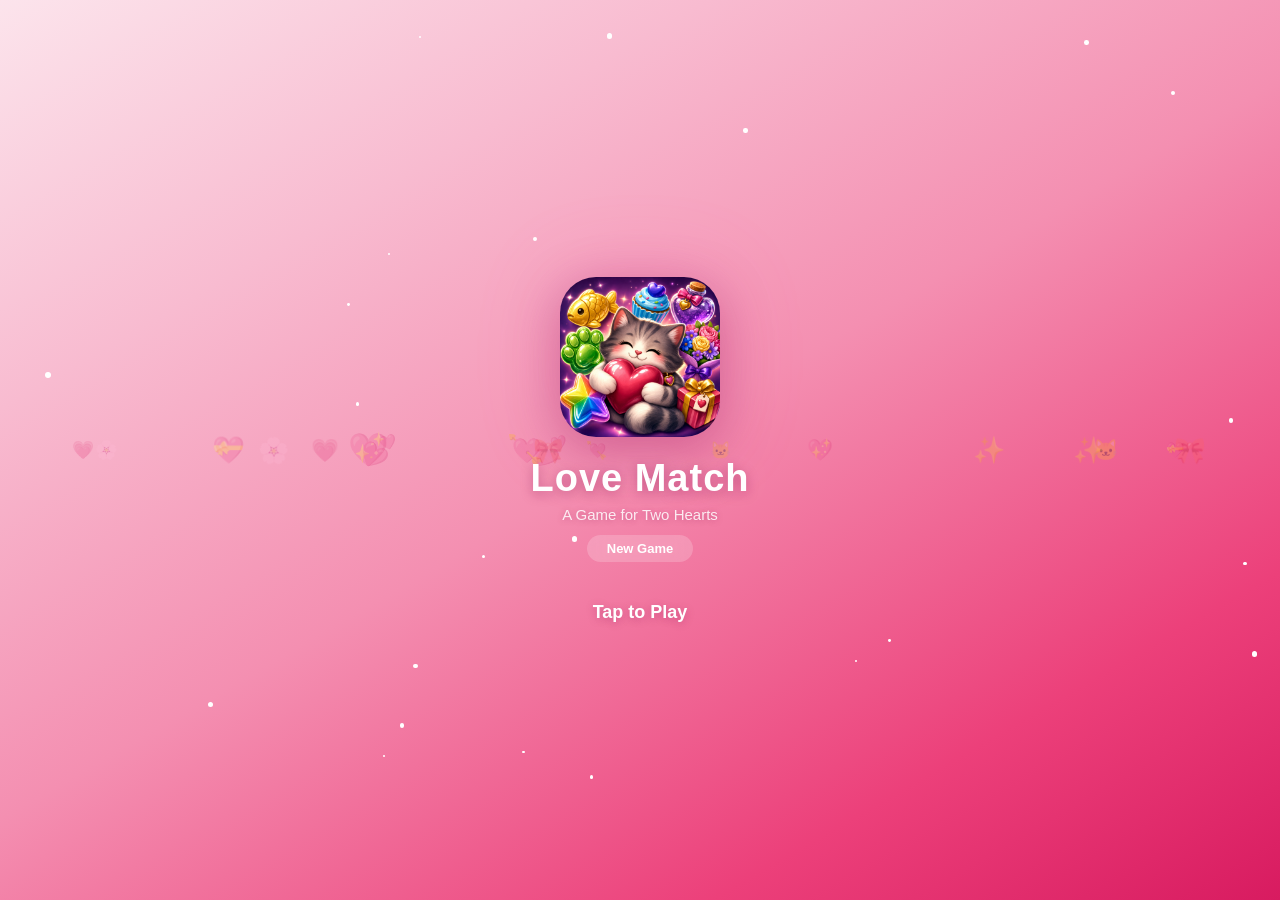
<file: match.html>
<!DOCTYPE html>
<html lang="en">
<head>
<meta charset="UTF-8">
<meta name="viewport" content="width=device-width, initial-scale=1.0, user-scalable=no">
<meta name="apple-mobile-web-app-capable" content="yes">
<meta name="apple-mobile-web-app-status-bar-style" content="black-translucent">
<meta name="apple-mobile-web-app-title" content="Love Match">
<meta name="theme-color" content="#FF69B4">
<link rel="manifest" href="manifest.json">
<link rel="apple-touch-icon" sizes="1024x1024" href="icons/pwa-icon-1024.png">
<link rel="apple-touch-icon" sizes="192x192" href="icons/pwa-icon-192.png">
<title>Love Match</title>
<style>
* { margin: 0; padding: 0; box-sizing: border-box; }
html, body {
  width: 100%; height: 100%;
  overflow: hidden;
  background: linear-gradient(135deg, #ffe0ec 0%, #ffc2d4 50%, #ffb3c6 100%);
  display: flex; justify-content: center; align-items: center;
  font-family: -apple-system, BlinkMacSystemFont, 'Segoe UI', sans-serif;
  touch-action: none;
  -webkit-user-select: none; user-select: none;
}
canvas {
  display: block;
  max-width: 480px;
  width: 100%;
  touch-action: none;
}

/* ── Splash Screen ── */
#splash {
  position: fixed; inset: 0; z-index: 100;
  display: flex; flex-direction: column;
  align-items: center; justify-content: center;
  background: linear-gradient(150deg, #fce4ec 0%, #f8bbd0 25%, #f48fb1 50%, #ec407a 80%, #d81b60 100%);
  overflow: hidden;
  transition: opacity 0.8s ease, transform 0.8s ease;
}
#splash.hide {
  opacity: 0;
  transform: scale(1.1);
  pointer-events: none;
}

/* Floating hearts background */
.splash-heart {
  position: absolute;
  font-size: 24px;
  opacity: 0.25;
  animation: splashFloat linear infinite;
  pointer-events: none;
}
@keyframes splashFloat {
  0%   { transform: translateY(0) rotate(0deg) scale(1); opacity: 0.3; }
  50%  { opacity: 0.15; }
  100% { transform: translateY(-110vh) rotate(360deg) scale(0.4); opacity: 0; }
}

/* Sparkle dots */
.splash-sparkle {
  position: absolute;
  width: 4px; height: 4px;
  background: #fff;
  border-radius: 50%;
  animation: sparkleFloat 3s ease-in-out infinite;
  pointer-events: none;
}
@keyframes sparkleFloat {
  0%, 100% { opacity: 0; transform: scale(0); }
  50%      { opacity: 0.8; transform: scale(1); }
}

/* Icon */
.splash-icon {
  width: 160px; height: 160px;
  border-radius: 36px;
  box-shadow: 0 12px 50px rgba(136,14,79,0.35), 0 0 80px rgba(255,105,180,0.3);
  animation: splashBounce 2s ease-in-out infinite;
  position: relative; z-index: 2;
}
@keyframes splashBounce {
  0%, 100% { transform: translateY(0) scale(1); }
  50%      { transform: translateY(-12px) scale(1.04); }
}

/* Title */
.splash-title {
  font-size: 38px;
  font-weight: 800;
  color: #fff;
  margin-top: 20px;
  text-shadow: 0 3px 12px rgba(136,14,79,0.4), 0 0 40px rgba(255,255,255,0.2);
  letter-spacing: 1px;
  position: relative; z-index: 2;
}
.splash-subtitle {
  font-size: 15px;
  color: rgba(255,255,255,0.85);
  margin-top: 6px;
  font-weight: 500;
  text-shadow: 0 1px 6px rgba(136,14,79,0.3);
  position: relative; z-index: 2;
}

/* Tap to play */
.splash-tap {
  margin-top: 40px;
  font-size: 18px;
  font-weight: 600;
  color: #fff;
  animation: tapPulse 1.8s ease-in-out infinite;
  position: relative; z-index: 2;
  text-shadow: 0 2px 8px rgba(136,14,79,0.3);
}
@keyframes tapPulse {
  0%, 100% { opacity: 0.6; transform: scale(1); }
  50%      { opacity: 1; transform: scale(1.06); }
}

/* Level badge */
.splash-level {
  margin-top: 12px;
  padding: 6px 20px;
  background: rgba(255,255,255,0.2);
  border-radius: 20px;
  color: #fff;
  font-size: 13px;
  font-weight: 600;
  backdrop-filter: blur(8px);
  -webkit-backdrop-filter: blur(8px);
  position: relative; z-index: 2;
}
</style>
</head>
<body>

<!-- Splash Screen -->
<div id="splash">
  <img class="splash-icon" src="icons/pwa-icon-512.png" alt="Love Match">
  <div class="splash-title">Love Match</div>
  <div class="splash-subtitle">A Game for Two Hearts</div>
  <div class="splash-level" id="splash-level"></div>
  <div class="splash-tap">Tap to Play</div>
</div>

<canvas id="game"></canvas>
<script>
'use strict';

// ── Sound Effects (procedural via Web Audio API) ──
let audioCtx = null;
function getAudio() {
  if (!audioCtx) {
    try { audioCtx = new (window.AudioContext || window.webkitAudioContext)(); }
    catch(e) { return null; }
  }
  return audioCtx;
}
function playTone(freq, duration, type, vol) {
  const ctx = getAudio();
  if (!ctx) return;
  const osc = ctx.createOscillator();
  const gain = ctx.createGain();
  osc.type = type || 'sine';
  osc.frequency.value = freq;
  gain.gain.setValueAtTime(vol || 0.15, ctx.currentTime);
  gain.gain.exponentialRampToValueAtTime(0.001, ctx.currentTime + duration);
  osc.connect(gain);
  gain.connect(ctx.destination);
  osc.start();
  osc.stop(ctx.currentTime + duration);
}
function sfxMatch(cascade) {
  // Rising pitch with cascade level
  const base = 400 + cascade * 80;
  playTone(base, 0.12, 'sine', 0.12);
  setTimeout(() => playTone(base * 1.25, 0.1, 'sine', 0.1), 60);
}
function sfxSwap() { playTone(300, 0.08, 'triangle', 0.08); }
function sfxBadSwap() { playTone(200, 0.15, 'sawtooth', 0.06); }
function sfxSpecial() {
  playTone(600, 0.15, 'sine', 0.12);
  setTimeout(() => playTone(800, 0.12, 'sine', 0.1), 80);
  setTimeout(() => playTone(1000, 0.1, 'sine', 0.08), 160);
}
function sfxLevelComplete() {
  [0, 100, 200, 300, 400].forEach((delay, i) => {
    setTimeout(() => playTone(500 + i * 100, 0.2, 'sine', 0.12), delay);
  });
}
function sfxGameOver() { playTone(300, 0.3, 'sawtooth', 0.08); playTone(200, 0.4, 'sawtooth', 0.06); }

// ── Grid dimensions (dynamic per level) ──
let COLS = 8, ROWS = 8;

// All available gems (27 total) - each level picks 7-8 from this pool
const ALL_GEMS = [
  { id: 's1-heart', file: 'icons/tile-heart.png', name: 'Crystal Heart', bg1: '#ff4d6d', bg2: '#e63950' },
  { id: 's1-rose', file: 'icons/tile-rose.png', name: 'Red Rose', bg1: '#ff6b8a', bg2: '#e0446b' },
  { id: 's1-bow', file: 'icons/tile-bow.png', name: 'Purple Bow', bg1: '#c8a2e8', bg2: '#b68ad8' },
  { id: 's1-envelope', file: 'icons/tile-envelope.png', name: 'Love Letter', bg1: '#f5deb3', bg2: '#e8d099' },
  { id: 's1-paw', file: 'icons/tile-paw.png', name: 'Paw Medal', bg1: '#ffb6c1', bg2: '#ff9aaf' },
  { id: 's1-gift', file: 'icons/tile-gift.png', name: 'Heart Gift Box', bg1: '#e040a0', bg2: '#c83090' },
  { id: 's2-1', file: 'icons/sheet2-icon-1.png', name: 'Green Paw Prints', bg1: '#90ee90', bg2: '#6ddb6d' },
  { id: 's2-3', file: 'icons/sheet2-icon-3.png', name: 'Flower Bouquet', bg1: '#dda0dd', bg2: '#cc88cc' },
  { id: 's2-5', file: 'icons/sheet2-icon-5.png', name: 'Blue Cupcake', bg1: '#87ceeb', bg2: '#6db8d9' },
  { id: 's2-8', file: 'icons/sheet2-icon-8.png', name: 'Yarn Ball', bg1: '#9999ff', bg2: '#7777ee' },
  { id: 's2-9', file: 'icons/sheet2-icon-9.png', name: 'Kitten with Yarn', bg1: '#ffe4b5', bg2: '#f0d4a0' },
  { id: 's2-10', file: 'icons/sheet2-icon-10.png', name: 'Mouse', bg1: '#d3d3d3', bg2: '#bbb' },
  { id: 's2-13', file: 'icons/sheet2-icon-13.png', name: 'Cat Collar', bg1: '#cd5c5c', bg2: '#b84848' },
  { id: 's2-15', file: 'icons/sheet2-icon-15.png', name: 'Kittens in Box', bg1: '#deb887', bg2: '#c9a46e' },
  { id: 's3-3', file: 'icons/sheet3-icon-3.png', name: 'Heart Cupcake', bg1: '#ffb6c1', bg2: '#ff9aaf' },
  { id: 's3-5', file: 'icons/sheet3-icon-5.png', name: 'Rose Bouquet', bg1: '#ff7f7f', bg2: '#e66a6a' },
  { id: 's3-7', file: 'icons/sheet3-icon-7.png', name: 'Ring Box', bg1: '#ff4444', bg2: '#cc3333' },
  { id: 's3-10', file: 'icons/sheet3-icon-10.png', name: 'Cake Slice', bg1: '#d2691e', bg2: '#b8551a' },
  { id: 's4-1', file: 'icons/sheet4-icon-1.png', name: 'Love Letter', bg1: '#ffb6c1', bg2: '#ff9aaf' },
  { id: 's4-4', file: 'icons/sheet4-icon-4.png', name: 'Gift Box', bg1: '#daa520', bg2: '#c49318' },
  { id: 's4-6', file: 'icons/sheet4-icon-6.png', name: 'Kissing Kittens', bg1: '#f0e0e0', bg2: '#ddd0d0' },
  { id: 's5-1', file: 'icons/sheet5-icon-1.png', name: 'Gold Coin', bg1: '#ffd700', bg2: '#f0c000' },
  { id: 's5-2', file: 'icons/sheet5-icon-2.png', name: 'Candy', bg1: '#ff6b6b', bg2: '#e65555' },
  { id: 's5-6', file: 'icons/sheet5-icon-6.png', name: 'Diamond', bg1: '#87ceeb', bg2: '#6db8d9' },
  { id: 's5-11', file: 'icons/sheet5-icon-11.png', name: 'Pink Gift', bg1: '#ff69b4', bg2: '#e0559e' },
  { id: 's5-16', file: 'icons/sheet5-icon-16.png', name: 'Bell', bg1: '#ffd700', bg2: '#f0c000' },
  { id: 's5-18', file: 'icons/sheet5-icon-18.png', name: 'Treasure Map', bg1: '#deb887', bg2: '#c9a46e' },
];

// Tool definitions (special power-ups)
const TOOLS = [
  { id: 's5-13', file: 'icons/sheet5-icon-13.png', name: 'Bomb', tool: 1, desc: 'Explodes 3x3 area' },
  { id: 's5-12', file: 'icons/sheet5-icon-12.png', name: 'Lightning', tool: 2, desc: 'Clears row or column' },
  { id: 's5-5', file: 'icons/sheet5-icon-5.png', name: 'Rainbow Star', tool: 3, desc: 'Removes all of one type' },
  { id: 's5-17', file: 'icons/sheet5-icon-17.png', name: 'Magnet', tool: 4, desc: 'Pulls one type to bottom' },
  { id: 's5-15', file: 'icons/sheet5-icon-15.png', name: 'Stopwatch', tool: 5, desc: 'Adds 15 seconds' },
  { id: 's5-4', file: 'icons/sheet5-icon-4.png', name: 'Potion', tool: 6, desc: 'Transforms 2x2 to same type' },
  { id: 's5-8', file: 'icons/sheet5-icon-8.png', name: 'Magic Wand', tool: 7, desc: 'Removes any single tile' },
  { id: 's5-7', file: 'icons/sheet5-icon-7.png', name: 'Treasure Chest', tool: 8, desc: 'Reveals coins or power-up' },
  { id: 's5-20', file: 'icons/sheet5-icon-20.png', name: 'Slingshot', tool: 9, desc: 'Clears diagonal line' },
  { id: 's5-19', file: 'icons/sheet5-icon-19.png', name: 'Cloud', tool: 10, desc: 'Shuffles entire board' },
  { id: 's5-14', file: 'icons/sheet5-icon-14.png', name: 'Love Letter', tool: 11, desc: 'Clears entire board' },
];

// Pink Heart icon used for the Love Letter "clear everything" transformation
const PINK_HEART_FILE = 'icons/sheet5-icon-3.png';

// ── Level Progression ──
// Each level defines: gems count, board active %, time, score target, and what's new
const LEVEL_PROGRESSION = [
  // ── TRAINING ARC: Basic Matching (levels 1-3) ──
  { gems: 3, cols: 5, rows: 5, boardPct: 1.0, time: 90, moves: 30, target: 500,
    goals: [{ type: 'match_any', count: 15 }],
    intro: 'Welcome! Swap gems to make rows of 3 or more. Match 15 gems to complete the level!' },
  { gems: 3, cols: 5, rows: 5, boardPct: 1.0, time: 90, moves: 30, target: 800,
    goals: [{ type: 'match_any', count: 20 }],
    intro: 'Great job! Keep matching — try to chain combos for more points!' },
  { gems: 3, cols: 5, rows: 6, boardPct: 1.0, time: 100, moves: 35, target: 1000,
    goals: [{ type: 'match_any', count: 25 }, { type: 'match_type', gemType: 0, count: 8 }],
    intro: 'Bigger board! Match 25 gems total, and 8 of the same type.' },

  // ── TRAINING ARC: Tool Introductions (levels 4-20) ──
  // Level 4: Lightning (4-in-a-row)
  { gems: 3, cols: 5, rows: 6, boardPct: 1.0, time: 100, moves: 35, target: 1200,
    goals: [{ type: 'create_tool', toolNum: 2, count: 1, label: 'Create a Lightning Bolt' }, { type: 'match_any', count: 20 }],
    toolIntro: 2,
    intro: 'NEW TOOL: Lightning Bolt! Match 4 in a row to create one. It clears an entire row or column!' },
  // Level 5: Potion (2x2 square)
  { gems: 4, cols: 6, rows: 6, boardPct: 1.0, time: 110, moves: 35, target: 1500,
    goals: [{ type: 'create_tool', toolNum: 6, count: 1, label: 'Create a Potion' }, { type: 'match_any', count: 25 }],
    toolIntro: 6,
    intro: 'NEW TOOL: Potion! Match a 2x2 square of the same gem to create one. It transforms nearby tiles!' },
  // Level 6: Bomb (L/T shape)
  { gems: 4, cols: 6, rows: 6, boardPct: 1.0, time: 110, moves: 35, target: 1800,
    goals: [{ type: 'create_tool', toolNum: 1, count: 1, label: 'Create a Bomb' }, { type: 'match_any', count: 25 }],
    toolIntro: 1,
    intro: 'NEW TOOL: Bomb! Match an L or T shape to create one. It explodes a 3x3 area!' },
  // Level 7: Rainbow Star (5-in-a-row)
  { gems: 4, cols: 6, rows: 7, boardPct: 1.0, time: 120, moves: 40, target: 2200,
    goals: [{ type: 'create_tool', toolNum: 3, count: 1, label: 'Create a Rainbow Star' }, { type: 'match_any', count: 30 }],
    toolIntro: 3,
    intro: 'NEW TOOL: Rainbow Star! Match 5 in a row! Swap it with any gem to clear ALL of that type!' },
  // Level 8: Magic Wand (tap tool)
  { gems: 5, cols: 6, rows: 7, boardPct: 1.0, time: 120, moves: 40, target: 2500,
    goals: [{ type: 'use_tool', toolNum: 7, count: 1, label: 'Use the Magic Wand' }, { type: 'match_any', count: 30 }],
    toolIntro: 7,
    intro: 'NEW TOOL: Magic Wand! Tap it from your toolbar, then tap any tile to remove it instantly!' },
  // Level 9: Magnet
  { gems: 5, cols: 7, rows: 7, boardPct: 1.0, time: 130, moves: 40, target: 2800,
    goals: [{ type: 'use_tool', toolNum: 4, count: 1, label: 'Use the Magnet' }, { type: 'match_any', count: 30 }],
    toolIntro: 4,
    intro: 'NEW TOOL: Magnet! It pulls all tiles of one type to the bottom for easy matching.' },
  // Level 10: Stopwatch
  { gems: 5, cols: 7, rows: 7, boardPct: 1.0, time: 120, moves: 40, target: 3200,
    goals: [{ type: 'use_tool', toolNum: 5, count: 1, label: 'Use the Stopwatch' }, { type: 'match_any', count: 35 }],
    toolIntro: 5,
    intro: 'NEW TOOL: Stopwatch! Running low on time? Tap it to add 15 seconds!' },
  // Level 11: Cloud/Shuffle
  { gems: 5, cols: 7, rows: 7, boardPct: 1.0, time: 130, moves: 40, target: 3500,
    goals: [{ type: 'use_tool', toolNum: 10, count: 1, label: 'Use the Cloud' }, { type: 'match_any', count: 35 }],
    toolIntro: 10,
    intro: 'NEW TOOL: Cloud! Tap it to shuffle the entire board when you are stuck.' },
  // Level 12: Practice with tools so far
  { gems: 5, cols: 7, rows: 7, boardPct: 1.0, time: 140, moves: 45, target: 4000,
    goals: [{ type: 'match_any', count: 40 }, { type: 'score', count: 3000 }],
    intro: 'Practice time! Use your tools to rack up a high score.' },
  // Level 13: Treasure Chest
  { gems: 6, cols: 7, rows: 7, boardPct: 1.0, time: 140, moves: 45, target: 4500,
    goals: [{ type: 'use_tool', toolNum: 8, count: 1, label: 'Open a Treasure Chest' }, { type: 'match_any', count: 35 }],
    toolIntro: 8,
    intro: 'NEW TOOL: Treasure Chest! Open it for bonus coins or a surprise power-up!' },
  // Level 14: Practice
  { gems: 6, cols: 8, rows: 7, boardPct: 1.0, time: 150, moves: 45, target: 5000,
    goals: [{ type: 'match_any', count: 45 }, { type: 'match_type', gemType: 0, count: 12 }],
    intro: 'Bigger board! 6 gem types to track. Match carefully!' },
  // Level 15: Slingshot
  { gems: 6, cols: 8, rows: 8, boardPct: 1.0, time: 150, moves: 45, target: 5500,
    goals: [{ type: 'use_tool', toolNum: 9, count: 1, label: 'Use the Slingshot' }, { type: 'match_any', count: 40 }],
    toolIntro: 9,
    intro: 'NEW TOOL: Slingshot! Clears an entire diagonal line of tiles. Great for tricky spots!' },
  // Level 16: Practice
  { gems: 6, cols: 8, rows: 8, boardPct: 1.0, time: 160, moves: 48, target: 6500,
    goals: [{ type: 'match_any', count: 50 }, { type: 'score', count: 5000 }],
    intro: 'The board is getting big! Chain combos for massive points!' },
  // Level 17: Love Letter
  { gems: 7, cols: 8, rows: 8, boardPct: 1.0, time: 160, moves: 48, target: 7500,
    goals: [{ type: 'use_tool', toolNum: 11, count: 1, label: 'Use the Love Letter' }, { type: 'match_any', count: 40 }],
    toolIntro: 11,
    intro: 'ULTIMATE TOOL: Love Letter! It clears the ENTIRE board in a burst of hearts! Use wisely — it is rare!' },
  // Levels 18-20: Mastery levels
  { gems: 7, cols: 8, rows: 8, boardPct: 1.0, time: 170, moves: 50, target: 8500,
    goals: [{ type: 'match_any', count: 55 }, { type: 'create_tool', toolNum: 2, count: 2, label: 'Create 2 Lightning Bolts' }],
    intro: 'Mastery Level! All tools unlocked. Show your skills!' },
  { gems: 7, cols: 8, rows: 8, boardPct: 0.85, time: 170, moves: 50, target: 9500,
    goals: [{ type: 'match_any', count: 50 }, { type: 'create_tool', toolNum: 1, count: 2, label: 'Create 2 Bombs' }],
    intro: 'Shaped board! The diamond shape means less space — plan ahead!' },
  { gems: 7, cols: 8, rows: 8, boardPct: 1.0, time: 180, moves: 50, target: 12000,
    goals: [{ type: 'match_any', count: 60 }, { type: 'score', count: 10000 }],
    intro: 'Final training mission! Score 10,000 points. You are ready for what comes next...' },

  // ── OBJECT ARC: Obstacles & Hidden Objects (levels 21-50) ──
  // Levels 21-23: Ice blocks introduced
  { gems: 7, cols: 8, rows: 8, boardPct: 1.0, time: 180, moves: 48, target: 10000,
    obstacleCount: 6, obstacleTypes: ['ice'],
    goals: [{ type: 'destroy_obstacle', obstacleType: 'ice', count: 6 }],
    intro: 'NEW OBSTACLE: Ice Blocks! Match adjacent gems to crack them. 3 hits to break through!' },
  { gems: 7, cols: 8, rows: 8, boardPct: 1.0, time: 190, moves: 50, target: 12000,
    obstacleCount: 8, obstacleTypes: ['ice'],
    goals: [{ type: 'destroy_obstacle', obstacleType: 'ice', count: 8 }, { type: 'match_any', count: 40 }],
    intro: 'More ice! Use tools like Bombs and Lightning to shatter multiple ice blocks at once.' },
  { gems: 7, cols: 8, rows: 8, boardPct: 0.85, time: 200, moves: 52, target: 14000,
    obstacleCount: 10, obstacleTypes: ['ice'],
    goals: [{ type: 'destroy_obstacle', obstacleType: 'ice', count: 10 }, { type: 'match_any', count: 45 }],
    intro: 'Ice everywhere! Focus on matching near the ice clusters.' },

  // Levels 24-26: Crates introduced
  { gems: 7, cols: 8, rows: 8, boardPct: 1.0, time: 190, moves: 50, target: 12000,
    obstacleCount: 6, obstacleTypes: ['crate'],
    goals: [{ type: 'destroy_obstacle', obstacleType: 'crate', count: 6 }],
    intro: 'NEW OBSTACLE: Wooden Crates! Normal matches can\'t break them. Use your tools!' },
  { gems: 7, cols: 8, rows: 8, boardPct: 1.0, time: 200, moves: 52, target: 14000,
    obstacleCount: 8, obstacleTypes: ['crate'],
    goals: [{ type: 'destroy_obstacle', obstacleType: 'crate', count: 8 }, { type: 'match_any', count: 35 }],
    intro: 'More crates! Save your Bombs and Lightning for the crate clusters.' },
  { gems: 7, cols: 8, rows: 8, boardPct: 1.0, time: 210, moves: 55, target: 16000,
    obstacleCount: 10, obstacleTypes: ['crate'],
    goals: [{ type: 'destroy_obstacle', obstacleType: 'crate', count: 10 }, { type: 'create_tool', toolNum: 1, count: 2, label: 'Create 2 Bombs' }],
    intro: 'Crate challenge! Create Bombs to blast through the barricade.' },

  // Levels 27-29: Gift boxes & Parcels introduced
  { gems: 7, cols: 8, rows: 8, boardPct: 0.85, time: 200, moves: 50, target: 14000,
    obstacleCount: 6, obstacleTypes: ['giftbox'],
    goals: [{ type: 'destroy_obstacle', obstacleType: 'giftbox', count: 6 }],
    intro: 'NEW OBSTACLE: Gift Boxes! Match next to them to unwrap the love inside!' },
  { gems: 7, cols: 8, rows: 8, boardPct: 0.90, time: 210, moves: 52, target: 16000,
    obstacleCount: 5, obstacleTypes: ['parcel'],
    goals: [{ type: 'destroy_obstacle', obstacleType: 'parcel', count: 5 }, { type: 'match_any', count: 40 }],
    intro: 'NEW OBSTACLE: Love Letter Parcels! Match next to them to open the letters!' },
  { gems: 7, cols: 8, rows: 8, boardPct: 1.0, time: 220, moves: 55, target: 18000,
    obstacleCount: 8, obstacleTypes: ['giftbox', 'parcel'],
    goals: [{ type: 'destroy_obstacle', count: 8 }, { type: 'match_any', count: 45 }],
    intro: 'Gifts and parcels together! Clear them all!' },

  // Levels 30-32: Hidden objects introduced (1x1 fish under ice)
  { gems: 7, cols: 8, rows: 8, boardPct: 1.0, time: 220, moves: 55, target: 16000,
    obstacleCount: 8, obstacleTypes: ['ice'],
    hiddenObjects: [
      { r: 2, c: 3, type: 'fish', size: 1, coverType: 'ice', coverHp: 3 },
      { r: 5, c: 5, type: 'fish', size: 1, coverType: 'ice', coverHp: 3 },
    ],
    goals: [{ type: 'free_hidden', objectType: 'fish', count: 2 }, { type: 'destroy_obstacle', obstacleType: 'ice', count: 6 }],
    intro: 'NEW: Something is trapped under the ice! Break the ice to rescue the fish!' },
  { gems: 7, cols: 8, rows: 8, boardPct: 1.0, time: 230, moves: 55, target: 18000,
    obstacleCount: 10, obstacleTypes: ['ice'],
    hiddenObjects: [
      { r: 1, c: 2, type: 'fish', size: 1, coverType: 'ice', coverHp: 3 },
      { r: 3, c: 6, type: 'fish', size: 1, coverType: 'ice', coverHp: 3 },
      { r: 6, c: 4, type: 'fish', size: 1, coverType: 'ice', coverHp: 3 },
    ],
    goals: [{ type: 'free_hidden', objectType: 'fish', count: 3 }, { type: 'destroy_obstacle', obstacleType: 'ice', count: 8 }],
    intro: '3 fish are trapped! Focus on the shimmering ice blocks.' },
  { gems: 7, cols: 8, rows: 8, boardPct: 0.85, time: 240, moves: 58, target: 20000,
    obstacleCount: 12, obstacleTypes: ['ice'],
    hiddenObjects: [
      { r: 2, c: 2, type: 'fish', size: 1, coverType: 'ice', coverHp: 3 },
      { r: 2, c: 5, type: 'fish', size: 1, coverType: 'ice', coverHp: 3 },
      { r: 5, c: 2, type: 'fish', size: 1, coverType: 'ice', coverHp: 3 },
      { r: 5, c: 5, type: 'fish', size: 1, coverType: 'ice', coverHp: 3 },
    ],
    goals: [{ type: 'free_hidden', objectType: 'fish', count: 4 }, { type: 'match_any', count: 50 }],
    intro: '4 fish on a diamond board! Free them all before time runs out!' },

  // Levels 33-35: 2x2 hidden objects (hearts under crates)
  { gems: 7, cols: 8, rows: 8, boardPct: 1.0, time: 230, moves: 55, target: 18000,
    obstacleCount: 10, obstacleTypes: ['crate', 'ice'],
    hiddenObjects: [
      { r: 3, c: 3, type: 'heart', size: 2, coverType: 'crate', coverHp: 3 },
    ],
    goals: [{ type: 'free_hidden', objectType: 'heart', count: 1 }, { type: 'destroy_obstacle', count: 8 }],
    intro: 'NEW: A big heart is hidden under 4 crates! Clear all 4 to free it!' },
  { gems: 7, cols: 8, rows: 8, boardPct: 1.0, time: 240, moves: 58, target: 20000,
    obstacleCount: 12, obstacleTypes: ['crate', 'ice'],
    hiddenObjects: [
      { r: 1, c: 1, type: 'heart', size: 2, coverType: 'crate', coverHp: 3 },
      { r: 4, c: 5, type: 'fish', size: 1, coverType: 'ice', coverHp: 3 },
      { r: 6, c: 2, type: 'fish', size: 1, coverType: 'ice', coverHp: 3 },
    ],
    goals: [{ type: 'free_hidden', objectType: 'heart', count: 1 }, { type: 'free_hidden', objectType: 'fish', count: 2 }],
    intro: 'Free the heart AND rescue the fish! Hearts need 4 crates cleared, fish need ice.' },
  { gems: 7, cols: 8, rows: 8, boardPct: 1.0, time: 250, moves: 60, target: 22000,
    obstacleCount: 14, obstacleTypes: ['crate', 'ice', 'giftbox'],
    hiddenObjects: [
      { r: 2, c: 2, type: 'heart', size: 2, coverType: 'crate', coverHp: 3 },
      { r: 2, c: 5, type: 'heart', size: 2, coverType: 'crate', coverHp: 3 },
    ],
    goals: [{ type: 'free_hidden', objectType: 'heart', count: 2 }, { type: 'destroy_obstacle', count: 10 }],
    intro: 'Two hidden hearts! Blast through the crates with everything you have!' },

  // Levels 36-38: 3x3 hidden objects (stars under mixed obstacles)
  { gems: 7, cols: 8, rows: 8, boardPct: 1.0, time: 250, moves: 58, target: 22000,
    obstacleCount: 14, obstacleTypes: ['ice', 'crate', 'giftbox'],
    hiddenObjects: [
      { r: 2, c: 2, type: 'star', size: 3, coverType: 'ice', coverHp: 3 },
    ],
    goals: [{ type: 'free_hidden', objectType: 'star', count: 1 }, { type: 'destroy_obstacle', count: 12 }],
    intro: 'NEW: A massive star is buried under 9 tiles! Clear the entire 3x3 area!' },
  { gems: 7, cols: 8, rows: 8, boardPct: 1.0, time: 260, moves: 60, target: 25000,
    obstacleCount: 16, obstacleTypes: ['ice', 'crate', 'giftbox'],
    hiddenObjects: [
      { r: 1, c: 1, type: 'star', size: 3, coverType: 'crate', coverHp: 3 },
      { r: 5, c: 5, type: 'fish', size: 1, coverType: 'ice', coverHp: 3 },
    ],
    goals: [{ type: 'free_hidden', objectType: 'star', count: 1 }, { type: 'free_hidden', objectType: 'fish', count: 1 }, { type: 'match_any', count: 50 }],
    intro: 'A star AND a fish to rescue! The star needs 9 crates cleared!' },
  { gems: 7, cols: 8, rows: 8, boardPct: 0.85, time: 270, moves: 62, target: 28000,
    obstacleCount: 18, obstacleTypes: ['ice', 'crate', 'giftbox', 'parcel'],
    hiddenObjects: [
      { r: 2, c: 2, type: 'star', size: 3, coverType: 'ice', coverHp: 3 },
      { r: 0, c: 0, type: 'heart', size: 2, coverType: 'crate', coverHp: 3 },
    ],
    goals: [{ type: 'free_hidden', count: 2 }, { type: 'destroy_obstacle', count: 15 }],
    intro: 'Diamond board chaos! Free the star and the heart. Every tool matters!' },

  // Levels 39-41: Multi-layered + strategic
  { gems: 7, cols: 8, rows: 8, boardPct: 1.0, time: 240, moves: 55, target: 24000,
    mode: 'moves', obstacleCount: 12, obstacleTypes: ['ice', 'crate'],
    hiddenObjects: [
      { r: 3, c: 3, type: 'gem', size: 2, coverType: 'ice', coverHp: 3 },
      { r: 1, c: 6, type: 'fish', size: 1, coverType: 'ice', coverHp: 3 },
      { r: 6, c: 1, type: 'fish', size: 1, coverType: 'ice', coverHp: 3 },
    ],
    goals: [{ type: 'free_hidden', count: 3 }, { type: 'destroy_obstacle', count: 10 }],
    intro: 'Careful moves only! Free 3 hidden objects in limited moves. Plan each swap!' },
  { gems: 7, cols: 8, rows: 8, boardPct: 0.90, time: 250, moves: 55, target: 26000,
    mode: 'moves', obstacleCount: 14, obstacleTypes: ['ice', 'crate', 'giftbox'],
    hiddenObjects: [
      { r: 2, c: 1, type: 'heart', size: 2, coverType: 'crate', coverHp: 3 },
      { r: 5, c: 5, type: 'gem', size: 2, coverType: 'ice', coverHp: 3 },
    ],
    goals: [{ type: 'free_hidden', count: 2 }, { type: 'match_type', gemType: 0, count: 15 }],
    intro: 'Two big treasures to uncover! Every move counts.' },
  { gems: 7, cols: 8, rows: 8, boardPct: 1.0, time: 260, moves: 58, target: 28000,
    obstacleCount: 16, obstacleTypes: ['ice', 'crate', 'giftbox', 'parcel'],
    hiddenObjects: [
      { r: 0, c: 0, type: 'star', size: 3, coverType: 'crate', coverHp: 3 },
      { r: 0, c: 5, type: 'heart', size: 2, coverType: 'ice', coverHp: 3 },
      { r: 5, c: 0, type: 'heart', size: 2, coverType: 'giftbox', coverHp: 3 },
      { r: 6, c: 6, type: 'fish', size: 1, coverType: 'parcel', coverHp: 3 },
    ],
    goals: [{ type: 'free_hidden', count: 4 }, { type: 'destroy_obstacle', count: 14 }],
    intro: 'Maximum rescue mission! 4 hidden objects scattered across the board!' },

  // Levels 42-44: Speed challenge with goals
  { gems: 7, cols: 8, rows: 8, boardPct: 1.0, time: 120, moves: 55, target: 20000,
    mode: 'timer', obstacleCount: 8, obstacleTypes: ['ice', 'crate'],
    hiddenObjects: [
      { r: 3, c: 3, type: 'fish', size: 1, coverType: 'ice', coverHp: 2 },
      { r: 4, c: 4, type: 'fish', size: 1, coverType: 'ice', coverHp: 2 },
    ],
    goals: [{ type: 'free_hidden', objectType: 'fish', count: 2 }, { type: 'destroy_obstacle', count: 6 }],
    intro: 'Speed rescue! Free 2 fish in just 2 minutes! The ice is thinner this time.' },
  { gems: 6, cols: 8, rows: 8, boardPct: 1.0, time: 135, moves: 55, target: 24000,
    mode: 'timer', obstacleCount: 10, obstacleTypes: ['ice', 'crate'],
    hiddenObjects: [
      { r: 2, c: 2, type: 'heart', size: 2, coverType: 'ice', coverHp: 2 },
      { r: 5, c: 5, type: 'fish', size: 1, coverType: 'crate', coverHp: 2 },
    ],
    goals: [{ type: 'free_hidden', count: 2 }, { type: 'score', count: 15000 }],
    intro: 'Race against time! Free the treasures AND hit 15,000 points!' },
  { gems: 7, cols: 8, rows: 8, boardPct: 0.80, time: 150, moves: 55, target: 28000,
    mode: 'timer', obstacleCount: 12, obstacleTypes: ['ice', 'crate', 'giftbox'],
    hiddenObjects: [
      { r: 2, c: 2, type: 'star', size: 3, coverType: 'ice', coverHp: 2 },
    ],
    goals: [{ type: 'free_hidden', objectType: 'star', count: 1 }, { type: 'destroy_obstacle', count: 10 }],
    intro: 'Cross board speed run! Uncover the star before the clock runs out!' },

  // Levels 45-47: Expert mixed challenges
  { gems: 7, cols: 8, rows: 8, boardPct: 0.85, time: 250, moves: 55, target: 30000,
    obstacleCount: 14, obstacleTypes: ['ice', 'crate'],
    hiddenObjects: [
      { r: 1, c: 1, type: 'star', size: 3, coverType: 'ice', coverHp: 3 },
      { r: 1, c: 5, type: 'heart', size: 2, coverType: 'crate', coverHp: 3 },
      { r: 5, c: 1, type: 'heart', size: 2, coverType: 'crate', coverHp: 3 },
      { r: 6, c: 6, type: 'fish', size: 1, coverType: 'ice', coverHp: 3 },
    ],
    goals: [{ type: 'free_hidden', count: 4 }, { type: 'score', count: 20000 }],
    intro: 'Expert challenge! 4 treasures hidden across a diamond board. Score 20K too!' },
  { gems: 7, cols: 8, rows: 8, boardPct: 0.85, time: 260, moves: 58, target: 35000,
    obstacleCount: 16, obstacleTypes: ['ice', 'crate', 'giftbox'],
    hiddenObjects: [
      { r: 2, c: 2, type: 'star', size: 3, coverType: 'crate', coverHp: 3 },
      { r: 0, c: 6, type: 'gem', size: 2, coverType: 'ice', coverHp: 3 },
      { r: 6, c: 0, type: 'gem', size: 2, coverType: 'ice', coverHp: 3 },
    ],
    goals: [{ type: 'free_hidden', count: 3 }, { type: 'destroy_obstacle', count: 14 }],
    intro: 'Triple rescue on a diamond! The star needs 9 clears, the gems need 4 each!' },
  { gems: 7, cols: 8, rows: 8, boardPct: 0.85, time: 270, moves: 60, target: 40000,
    obstacleCount: 18, obstacleTypes: ['ice', 'crate', 'giftbox', 'parcel'],
    hiddenObjects: [
      { r: 0, c: 0, type: 'star', size: 3, coverType: 'ice', coverHp: 3 },
      { r: 0, c: 5, type: 'star', size: 3, coverType: 'crate', coverHp: 3 },
      { r: 5, c: 2, type: 'heart', size: 2, coverType: 'giftbox', coverHp: 3 },
    ],
    goals: [{ type: 'free_hidden', count: 3 }, { type: 'destroy_obstacle', count: 16 }],
    intro: 'Fortress of obstacles! Two giant stars and a heart — break through everything!' },

  // Levels 48-50: Grand Finale
  { gems: 7, cols: 8, rows: 8, boardPct: 0.80, time: 260, moves: 58, target: 35000,
    obstacleCount: 16, obstacleTypes: ['ice', 'crate', 'giftbox', 'parcel'],
    hiddenObjects: [
      { r: 1, c: 1, type: 'star', size: 3, coverType: 'crate', coverHp: 3 },
      { r: 1, c: 5, type: 'heart', size: 2, coverType: 'ice', coverHp: 3 },
      { r: 5, c: 1, type: 'gem', size: 2, coverType: 'giftbox', coverHp: 3 },
      { r: 6, c: 6, type: 'fish', size: 1, coverType: 'parcel', coverHp: 3 },
    ],
    goals: [{ type: 'free_hidden', count: 4 }, { type: 'score', count: 25000 }],
    intro: 'The finale begins! Every type of treasure, every type of obstacle!' },
  { gems: 7, cols: 8, rows: 8, boardPct: 0.85, time: 270, moves: 60, target: 42000,
    obstacleCount: 18, obstacleTypes: ['ice', 'crate', 'giftbox', 'parcel'],
    hiddenObjects: [
      { r: 0, c: 0, type: 'star', size: 3, coverType: 'ice', coverHp: 3 },
      { r: 0, c: 5, type: 'star', size: 3, coverType: 'crate', coverHp: 3 },
      { r: 5, c: 0, type: 'heart', size: 2, coverType: 'giftbox', coverHp: 3 },
      { r: 5, c: 5, type: 'heart', size: 2, coverType: 'parcel', coverHp: 3 },
      { r: 4, c: 3, type: 'fish', size: 1, coverType: 'ice', coverHp: 3 },
    ],
    goals: [{ type: 'free_hidden', count: 5 }, { type: 'destroy_obstacle', count: 16 }],
    intro: 'Almost there! 5 hidden treasures on a diamond board. Dig deep!' },
  { gems: 7, cols: 8, rows: 8, boardPct: 0.80, time: 300, moves: 65, target: 50000,
    obstacleCount: 20, obstacleTypes: ['ice', 'crate', 'giftbox', 'parcel'],
    hiddenObjects: [
      { r: 0, c: 0, type: 'star', size: 3, coverType: 'ice', coverHp: 3 },
      { r: 0, c: 5, type: 'star', size: 3, coverType: 'crate', coverHp: 3 },
      { r: 5, c: 0, type: 'gem', size: 3, coverType: 'giftbox', coverHp: 3 },
      { r: 4, c: 5, type: 'heart', size: 2, coverType: 'parcel', coverHp: 3 },
      { r: 7, c: 0, type: 'fish', size: 1, coverType: 'ice', coverHp: 3 },
      { r: 7, c: 7, type: 'fish', size: 1, coverType: 'crate', coverHp: 3 },
    ],
    goals: [{ type: 'free_hidden', count: 6 }, { type: 'destroy_obstacle', count: 18 }, { type: 'score', count: 40000 }],
    intro: 'LEVEL 50 — THE GRAND FINALE! 6 treasures, 20 obstacles, 40K points. You are the ULTIMATE match master!' },

  // ── Test Levels (51-54): Always unlocked ──
  { gems: 3, cols: 5, rows: 7, boardPct: 1.0, time: 120, moves: 40, target: 2000,
    goals: [{ type: 'match_any', count: 20 }],
    intro: 'Area 51! A big 5x7 board to explore.' },
  { gems: 3, cols: 5, rows: 8, boardPct: 1.0, time: 120, moves: 40, target: 2000,
    goals: [{ type: 'match_any', count: 25 }],
    intro: 'Level 52! A massive 5x8 board.' },
  { gems: 4, cols: 8, rows: 12, boardPct: 1.0, time: 150, moves: 50, target: 3000,
    goals: [{ type: 'match_any', count: 40 }],
    intro: 'Level 53! An 8x12 mega board.' },
  { gems: 4, cols: 8, rows: 13, boardPct: 1.0, time: 150, moves: 50, target: 3000,
    goals: [{ type: 'match_any', count: 45 }],
    intro: 'Level 54! An 8x13 ultra board.' },
];

// ── Procedural Level Generator ──
// For levels beyond LEVEL_PROGRESSION, generates configs with wave-based difficulty.
// Difficulty oscillates in cycles with boss levels every 20 levels.
// Uses level number as seed so the same level always generates identically.
function generateLevelConfig(lvl) {
  // Seeded pseudo-random using level number (deterministic per level)
  function seededRand(seed) {
    let s = seed;
    return function() {
      s = (s * 1664525 + 1013904223) & 0xFFFFFFFF;
      return (s >>> 0) / 0xFFFFFFFF;
    };
  }
  const rand = seededRand(lvl * 2654435761);

  // ── Difficulty curve ──
  // posInCycle: 0-19 within each 20-level boss cycle
  const posInCycle = (lvl - 1) % 20;
  const cycleNum = Math.floor((lvl - 1) / 20);   // which 20-level cycle
  const isBoss = posInCycle === 19;               // every 20th level is boss

  // Wave difficulty within cycle: rises, dips, rises to boss
  // Uses a double-hump sine pattern: easy start, mid peak, brief dip, boss climax
  let waveDiff;
  if (isBoss) {
    waveDiff = 1.0; // Boss = max difficulty for this cycle
  } else {
    // Two humps: peaks around pos 8 and pos 16, valleys at 0 and 12
    const t = posInCycle / 18; // 0 to 1 across non-boss levels
    waveDiff = 0.3 + 0.35 * Math.sin(t * Math.PI) + 0.35 * Math.sin(t * 2 * Math.PI - Math.PI * 0.3);
    waveDiff = Math.max(0.1, Math.min(waveDiff, 0.95));
  }

  // Global difficulty ramps up over cycles but caps at cycle 5 (~level 100)
  const globalRamp = Math.min(1.0, cycleNum / 5);
  // Final difficulty: blend wave with global ramp (0.0 = easiest, 1.0 = hardest)
  const diff = waveDiff * (0.5 + 0.5 * globalRamp);

  // ── Board dimensions ──
  // Vary grid size based on difficulty + randomness for variety
  const boardPresets = [
    { cols: 5, rows: 5 },  // small
    { cols: 6, rows: 6 },  // medium
    { cols: 5, rows: 7 },  // tall narrow
    { cols: 7, rows: 7 },  // large square
    { cols: 6, rows: 8 },  // tall medium
    { cols: 8, rows: 8 },  // big square
    { cols: 7, rows: 9 },  // large tall
    { cols: 8, rows: 10 }, // extra large
    { cols: 8, rows: 12 }, // mega (boss-tier)
    { cols: 8, rows: 13 }, // ultra (boss-tier)
  ];
  let boardIdx;
  if (isBoss) {
    // Bosses get big boards, bigger as cycles progress
    boardIdx = Math.min(boardPresets.length - 1, 7 + Math.min(cycleNum, 2));
  } else {
    // Normal levels: pick from range based on difficulty
    const minIdx = Math.floor(diff * 3);          // easy=0-2, hard=4-7
    const maxIdx = Math.min(minIdx + 4, boardPresets.length - 3); // avoid mega for non-boss
    boardIdx = minIdx + Math.floor(rand() * (maxIdx - minIdx + 1));
  }
  const board = boardPresets[Math.min(boardIdx, boardPresets.length - 1)];

  // ── Gem count ──
  // More gems = harder (more types to track). Range: 3-7
  const minGems = 3;
  const maxGems = Math.min(7, 3 + Math.floor(globalRamp * 4));
  let gems = minGems + Math.floor(diff * (maxGems - minGems + 1));
  gems = Math.max(3, Math.min(gems, ALL_GEMS.length));
  // Bosses always use more gem types
  if (isBoss) gems = Math.min(ALL_GEMS.length, maxGems + 1);

  // ── Board shape ──
  // Occasionally use shaped boards for variety (not every level)
  const shapedChance = isBoss ? 0.6 : (0.15 + diff * 0.25);
  const boardPct = rand() < shapedChance ? (0.7 + rand() * 0.2) : 1.0;

  // ── Obstacles ──
  const allObsTypes = ['ice', 'crate', 'giftbox', 'parcel'];
  let obstacleCount = 0;
  let obstacleTypes = [];
  if (diff > 0.2 || isBoss) {
    // Number of obstacles scales with difficulty and board size
    const maxObs = Math.floor(board.cols * board.rows * 0.25);
    obstacleCount = Math.max(2, Math.round(diff * maxObs));
    if (isBoss) obstacleCount = Math.min(maxObs, obstacleCount + 4);
    // Pick 1-4 obstacle types based on difficulty
    const numTypes = Math.min(allObsTypes.length, 1 + Math.floor(diff * 3) + (isBoss ? 1 : 0));
    // Shuffle obstacle types with seed for variety
    const shuffled = [...allObsTypes];
    for (let i = shuffled.length - 1; i > 0; i--) {
      const j = Math.floor(rand() * (i + 1));
      [shuffled[i], shuffled[j]] = [shuffled[j], shuffled[i]];
    }
    obstacleTypes = shuffled.slice(0, numTypes);
  }

  // ── Time & Moves ──
  // More time/moves for bigger boards, less for higher difficulty
  const cellCount = board.cols * board.rows;
  const baseTime = 60 + cellCount * 1.5;
  const baseMoves = 20 + Math.floor(cellCount * 0.5);
  // Difficulty reduces time/moves (harder = less generous)
  const timeMult = isBoss ? 0.85 : (1.2 - diff * 0.4);
  const movesMult = isBoss ? 0.85 : (1.2 - diff * 0.4);
  const time = Math.round(baseTime * timeMult);
  const moves = Math.round(baseMoves * movesMult);

  // ── Target score ──
  // Scales with board size and difficulty
  const baseTarget = cellCount * 40;
  const targetMult = 0.6 + diff * 0.8 + (isBoss ? 0.5 : 0);
  const target = Math.round(baseTarget * targetMult / 100) * 100; // round to nearest 100

  // ── Intro text ──
  let intro;
  if (isBoss) {
    const bossNum = cycleNum + 1;
    const bossTitles = ['Guardian', 'Champion', 'Overlord', 'Titan', 'Legend'];
    const title = bossTitles[Math.min(bossNum - 1, bossTitles.length - 1)];
    intro = `BOSS LEVEL ${lvl}! The ${title} awaits — ${board.cols}×${board.rows} board, ${gems} gem types!`;
  } else if (diff < 0.3) {
    const easy = ['Breather round!', 'Take it easy!', 'A lighter challenge.', 'Catch your breath!', 'Warm-up time!'];
    intro = easy[Math.floor(rand() * easy.length)] + ` ${board.cols}×${board.rows} board.`;
  } else if (diff > 0.7) {
    const hard = ['Things are heating up!', 'Can you handle this?', 'Brace yourself!', 'No mercy!', 'Full throttle!'];
    intro = hard[Math.floor(rand() * hard.length)] + ` ${board.cols}×${board.rows} board.`;
  } else {
    const mid = ['Keep going!', 'Stay sharp!', 'Nice and steady.', 'You got this!', 'Level up!'];
    intro = mid[Math.floor(rand() * mid.length)] + ` ${board.cols}×${board.rows} board.`;
  }

  // ── Start pattern ──
  // Generate an interesting initial gem arrangement
  const startPattern = generateStartPattern(lvl, board.rows, board.cols, gems, rand);

  // ── Goals ──
  const goals = [];
  // Always at least one match goal
  const targetGem = Math.floor(rand() * gems);
  goals.push({ type: 'match_type', gemType: targetGem, count: 10 + Math.floor(diff * 25) });

  // If obstacles present, add destroy goal (clamped to actual obstacle count)
  if (obstacleCount > 0 && obstacleTypes.length > 0) {
    const targetObs = obstacleTypes[Math.floor(rand() * obstacleTypes.length)];
    // Estimate how many of this specific type will appear (~equal distribution)
    const estTypeCount = Math.max(1, Math.floor(obstacleCount / obstacleTypes.length));
    const destroyGoal = Math.max(1, Math.min(estTypeCount, Math.floor(obstacleCount * 0.6)));
    goals.push({ type: 'destroy_obstacle', obstacleType: targetObs, count: destroyGoal });
  }

  // Hidden objects for harder levels
  let procHiddenObjects = undefined;
  if (diff > 0.4 && obstacleCount >= 4) {
    procHiddenObjects = [];
    const hiddenTypes = ['fish', 'heart', 'star', 'gem'];
    const hiddenType = hiddenTypes[Math.floor(rand() * hiddenTypes.length)];
    const maxSize = diff > 0.7 ? 3 : diff > 0.5 ? 2 : 1;
    const numHidden = 1 + Math.floor(rand() * Math.min(3, Math.floor(diff * 4)));
    const coverTypes = obstacleTypes.length > 0 ? obstacleTypes : ['ice'];

    const usedCells = new Set(); // prevent overlapping hidden objects
    for (let hi = 0; hi < numHidden; hi++) {
      const size = Math.min(maxSize, 1 + Math.floor(rand() * maxSize));
      const maxR = board.rows - size;
      const maxC = board.cols - size;
      if (maxR < 0 || maxC < 0) continue;
      // Try a few random placements to avoid overlap
      let placed = false;
      for (let attempt = 0; attempt < 10; attempt++) {
        const hr = Math.floor(rand() * (maxR + 1));
        const hc = Math.floor(rand() * (maxC + 1));
        // Check no overlap with existing hidden objects
        let overlap = false;
        for (let dr = 0; dr < size && !overlap; dr++)
          for (let dc = 0; dc < size && !overlap; dc++)
            if (usedCells.has(`${hr+dr},${hc+dc}`)) overlap = true;
        if (overlap) continue;
        // Mark cells used
        for (let dr = 0; dr < size; dr++)
          for (let dc = 0; dc < size; dc++)
            usedCells.add(`${hr+dr},${hc+dc}`);
        const cover = coverTypes[Math.floor(rand() * coverTypes.length)];
        procHiddenObjects.push({ r: hr, c: hc, type: hiddenType, size, coverType: cover, coverHp: 3 });
        placed = true;
        break;
      }
    }
    // Goal count = actual number placed (not requested), so it's always achievable
    const actualPlaced = procHiddenObjects.length;
    if (actualPlaced > 0) {
      goals.push({ type: 'free_hidden', objectType: hiddenType, count: actualPlaced });
    }
  }

  // Boss levels get a score goal too
  if (isBoss) {
    goals.push({ type: 'score', count: target });
  }

  return {
    gems, cols: board.cols, rows: board.rows, boardPct,
    time, moves, target,
    obstacleCount: obstacleCount || undefined,
    obstacleTypes: obstacleTypes.length ? obstacleTypes : undefined,
    intro,
    generated: true,
    isBoss,
    startPattern,
    goals,
    hiddenObjects: procHiddenObjects,
  };
}

// ── Start Pattern Generator ──
// Creates a 2D array of gem type indices for the initial board layout.
// Patterns are decorative — after first match, normal random fill takes over.
function generateStartPattern(lvl, rows, cols, numGems, rand) {
  // Pick a pattern type deterministically from the level number
  const patterns = [
    'hStripes', 'vStripes', 'checkerboard', 'diamond', 'rings',
    'gradient', 'spiral', 'zigzag', 'waves', 'quadrants',
    'diagonalStripes', 'heart', 'border', 'dots', 'columns',
  ];
  const patIdx = Math.floor(rand() * patterns.length);
  const patType = patterns[patIdx];
  const grid = [];

  for (let r = 0; r < rows; r++) {
    grid[r] = [];
    for (let c = 0; c < cols; c++) {
      grid[r][c] = getPatternGem(patType, r, c, rows, cols, numGems, rand);
    }
  }

  // Bust any 3-in-a-row that the pattern might create
  // Do multiple passes to clean up
  for (let pass = 0; pass < 3; pass++) {
    for (let r = 0; r < rows; r++) {
      for (let c = 0; c < cols; c++) {
        if (hasMatch3(grid, r, c, rows, cols)) {
          // Shift to next gem type
          grid[r][c] = (grid[r][c] + 1) % numGems;
          // If still matching, try another
          if (hasMatch3(grid, r, c, rows, cols)) {
            grid[r][c] = (grid[r][c] + 1) % numGems;
          }
        }
      }
    }
  }

  grid._patternName = patType;
  return grid;
}

function hasMatch3(grid, r, c, rows, cols) {
  const t = grid[r][c];
  // Horizontal
  if (c >= 2 && grid[r][c-1] === t && grid[r][c-2] === t) return true;
  if (c >= 1 && c < cols-1 && grid[r][c-1] === t && grid[r][c+1] === t) return true;
  if (c < cols-2 && grid[r][c+1] === t && grid[r][c+2] === t) return true;
  // Vertical
  if (r >= 2 && grid[r-1][c] === t && grid[r-2][c] === t) return true;
  if (r >= 1 && r < rows-1 && grid[r-1][c] === t && grid[r+1][c] === t) return true;
  if (r < rows-2 && grid[r+1][c] === t && grid[r+2][c] === t) return true;
  return false;
}

function getPatternGem(pat, r, c, rows, cols, n, rand) {
  const cr = (rows - 1) / 2, cc = (cols - 1) / 2;
  switch (pat) {
    case 'hStripes':
      return r % n;
    case 'vStripes':
      return c % n;
    case 'checkerboard':
      return (r + c) % Math.min(n, 3);
    case 'diamond': {
      const dist = Math.abs(r - cr) + Math.abs(c - cc);
      return Math.floor(dist) % n;
    }
    case 'rings': {
      const dist = Math.max(Math.abs(r - cr), Math.abs(c - cc));
      return Math.floor(dist) % n;
    }
    case 'gradient':
      return Math.floor((r / rows) * n) % n;
    case 'spiral': {
      const angle = Math.atan2(r - cr, c - cc);
      const dist = Math.sqrt((r-cr)**2 + (c-cc)**2);
      return Math.floor((angle / Math.PI + dist * 0.5) * n / 3) % n;
    }
    case 'zigzag':
      return (r + (r % 2 === 0 ? c : cols - 1 - c)) % n;
    case 'waves':
      return Math.floor(r + Math.sin(c * 1.2) * 2 + n) % n;
    case 'quadrants': {
      const qr = r < rows / 2 ? 0 : 1;
      const qc = c < cols / 2 ? 0 : 1;
      return (qr * 2 + qc) % n;
    }
    case 'diagonalStripes':
      return (r + c) % n;
    case 'heart': {
      // Heart-ish shape uses 2 gem types: inside vs outside
      const nr = (r - cr) / (rows/2), nc = (c - cc) / (cols/2);
      const h = (nr*nr + nc*nc - 1)**3 - nr*nr * nc*nc*nc;
      return h < 0 ? 0 : (r + c) % Math.max(2, n - 1) + 1;
    }
    case 'border': {
      const isBorder = r === 0 || r === rows-1 || c === 0 || c === cols-1;
      const isInner = r === 1 || r === rows-2 || c === 1 || c === cols-2;
      return isBorder ? 0 : isInner ? 1 % n : (r + c) % Math.max(1, n - 2) + 2;
    }
    case 'dots':
      return (r % 3 === 1 && c % 3 === 1) ? 0 : ((r + c) % (n - 1)) + 1;
    case 'columns':
      return (c % 2 === 0) ? Math.floor(r / 2) % n : (Math.floor(r / 2) + 1) % n;
    default:
      return Math.floor(rand() * n);
  }
}

function getLevelConfig(lvl) {
  // Levels 1-54 use hardcoded progression, beyond that use procedural generation
  let cfg;
  if (lvl <= LEVEL_PROGRESSION.length) {
    cfg = { ...LEVEL_PROGRESSION[lvl - 1] };
  } else {
    cfg = generateLevelConfig(lvl);
  }

  // Determine level mode: use config override if present, else odd=timer even=moves
  if (!cfg.mode) {
    cfg.mode = (lvl % 2 === 1) ? 'timer' : 'moves';
  }

  // For hardcoded levels, apply tier-based time/moves defaults
  if (lvl <= LEVEL_PROGRESSION.length) {
    const cfgTime = LEVEL_PROGRESSION[lvl - 1].time;
    const cfgMoves = LEVEL_PROGRESSION[lvl - 1].moves;

    let tierTime, tierMoves;
    if (lvl <= 5) { tierTime = 90; tierMoves = 30; }
    else if (lvl <= 10) { tierTime = 120; tierMoves = 35; }
    else if (lvl <= 15) { tierTime = 150; tierMoves = 40; }
    else if (lvl <= 20) { tierTime = 180; tierMoves = 45; }
    else if (lvl <= 30) { tierTime = 210; tierMoves = 50; }
    else if (lvl <= 40) { tierTime = 240; tierMoves = 55; }
    else { tierTime = 270; tierMoves = 60; }

    cfg.time = (cfgTime !== undefined && lvl > 20) ? cfgTime : tierTime;
    cfg.moves = (cfgMoves !== undefined && lvl > 20) ? cfgMoves : tierMoves;
  }

  return cfg;
}

// Apply difficulty multipliers to a level config
function applyDifficulty(cfg, difficulty) {
  const c = { ...cfg };
  if (difficulty === 'easy') {
    c.time = Math.round(c.time * 1.4);
    c.moves = Math.round(c.moves * 1.4);
    c.target = Math.round(c.target * 0.7);
  } else if (difficulty === 'hard') {
    c.time = Math.round(c.time * 0.7);
    c.moves = Math.round(c.moves * 0.7);
    c.target = Math.round(c.target * 1.3);
  }
  return c;
}

// Board mask: true = active cell, false = voided (no tile)
let boardMask = [];

// Generate board mask using clean geometric shapes relative to current ROWS/COLS
function generateBoardMask(pct) {
  boardMask = [];

  if (pct >= 1.0) {
    // Full board — most common case
    for (let r = 0; r < ROWS; r++) {
      boardMask[r] = [];
      for (let c = 0; c < COLS; c++) boardMask[r][c] = true;
    }
    return;
  }

  const cr = (ROWS - 1) / 2;
  const cc = (COLS - 1) / 2;

  // Pick a shape type based on level for variety
  const shapeType = level % 3; // 0=diamond, 1=corners-cut, 2=cross

  // Calculate radius to achieve target percentage
  const totalCells = ROWS * COLS;
  const targetActive = Math.round(totalCells * pct);

  for (let r = 0; r < ROWS; r++) {
    boardMask[r] = [];
    for (let c = 0; c < COLS; c++) boardMask[r][c] = false;
  }

  if (shapeType === 0) {
    // Diamond shape — vary radius to hit target pct
    // Binary search for the right manhattan distance
    let bestRadius = 1;
    for (let rad = 1; rad <= ROWS + COLS; rad += 0.5) {
      let count = 0;
      for (let r = 0; r < ROWS; r++)
        for (let c = 0; c < COLS; c++)
          if (Math.abs(r - cr) + Math.abs(c - cc) <= rad) count++;
      if (count <= targetActive) bestRadius = rad;
      else break;
    }
    for (let r = 0; r < ROWS; r++)
      for (let c = 0; c < COLS; c++)
        boardMask[r][c] = Math.abs(r - cr) + Math.abs(c - cc) <= bestRadius;
  } else if (shapeType === 1) {
    // Rounded rectangle — full board with corners cut
    // Vary corner cut size to hit target pct
    let bestCut = 0;
    for (let cut = 0.5; cut <= Math.max(ROWS, COLS); cut += 0.5) {
      let count = 0;
      for (let r = 0; r < ROWS; r++)
        for (let c = 0; c < COLS; c++)
          if (Math.abs(r - cr) + Math.abs(c - cc) <= (cr + cc) - cut + 0.5) count++;
      if (count >= targetActive) { bestCut = cut; break; }
    }
    const maxDist = (cr + cc) - bestCut + 0.5;
    for (let r = 0; r < ROWS; r++)
      for (let c = 0; c < COLS; c++)
        boardMask[r][c] = Math.abs(r - cr) + Math.abs(c - cc) <= maxDist;
  } else {
    // Cross/plus shape
    const armW = Math.max(2, Math.round(COLS * 0.4));
    const armH = Math.max(2, Math.round(ROWS * 0.4));
    const hPad = Math.floor((COLS - armW) / 2);
    const vPad = Math.floor((ROWS - armH) / 2);
    for (let r = 0; r < ROWS; r++)
      for (let c = 0; c < COLS; c++)
        boardMask[r][c] = (c >= hPad && c < COLS - hPad) || (r >= vPad && r < ROWS - vPad);
    // If cross gives too many cells, trim corners
    let count = 0;
    for (let r = 0; r < ROWS; r++)
      for (let c = 0; c < COLS; c++)
        if (boardMask[r][c]) count++;
    // Trim if needed by removing furthest cells
    if (count > targetActive * 1.15) {
      const cells = [];
      for (let r = 0; r < ROWS; r++)
        for (let c = 0; c < COLS; c++)
          if (boardMask[r][c]) cells.push({ r, c, dist: Math.abs(r - cr) + Math.abs(c - cc) });
      cells.sort((a, b) => b.dist - a.dist);
      let toRemove = count - targetActive;
      for (let i = 0; i < toRemove && i < cells.length; i++)
        boardMask[cells[i].r][cells[i].c] = false;
    }
  }
}

// Master gem order — shuffled once deterministically, then gems are drawn in order
// This ensures each level builds on the previous (keeps old gems, adds new ones)
const MASTER_GEM_ORDER = (() => {
  const shuffled = [...ALL_GEMS];
  let seed = 42 * 2654435761; // fixed seed so order never changes
  for (let i = shuffled.length - 1; i > 0; i--) {
    seed = (seed * 1103515245 + 12345) & 0x7fffffff;
    const j = seed % (i + 1);
    [shuffled[i], shuffled[j]] = [shuffled[j], shuffled[i]];
  }
  return shuffled;
})();

function pickGemsForLevel(lvl) {
  const cfg = getLevelConfig(lvl);
  const numGems = cfg.gems;
  // Always take the first N gems from the master order
  // This way level 3 (4 gems) has the same 3 gems as level 1 plus 1 new one
  return MASTER_GEM_ORDER.slice(0, numGems);
}

// Current level tile types
let TILE_TYPES = [];
let NUM_TYPES = 0;

// Preloaded images (keyed by file path)
const imageCache = {};
let imagesLoaded = 0;
let totalImages = 0;

function preloadImages(gems) {
  const allFiles = [...gems.map(g => g.file), ...TOOLS.map(t => t.file), PINK_HEART_FILE, ...OBSTACLE_SPRITE_FILES];
  // Deduplicate
  const unique = [...new Set(allFiles)];
  totalImages = unique.length;
  imagesLoaded = 0;
  for (const file of unique) {
    if (imageCache[file]) { imagesLoaded++; continue; }
    const img = new Image();
    img.onload = () => { imageCache[file] = img; imagesLoaded++; };
    img.onerror = () => { imagesLoaded++; };
    img.src = file;
  }
}

function setupLevel(lvl) {
  const cfg = getLevelConfig(lvl);
  COLS = cfg.cols;
  ROWS = cfg.rows;
  const gems = pickGemsForLevel(lvl);
  TILE_TYPES = gems;
  NUM_TYPES = TILE_TYPES.length;
  preloadImages(gems);
  generateBoardMask(cfg.boardPct);
  resize(); // recalculate layout for new grid size
}

const SCORE_3 = 50, SCORE_4 = 100, SCORE_5 = 200;
const STOPWATCH_BONUS = 15; // seconds added by stopwatch tool

// Animation durations (ms)
const SWAP_DUR = 200;
const BOUNCE_DUR = 300;
const MATCH_DUR = 250;
const FALL_DUR = 300;
const DROP_DUR = 250;

// ── Canvas Setup ──
const canvas = document.getElementById('game');
const ctx = canvas.getContext('2d');

let W, H, tileSize, boardX, boardY, hudH, toolbarY, toolbarH, toolSlotSize;

function resize() {
  const dpr = window.devicePixelRatio || 1;
  const maxW = Math.min(480, window.innerWidth);
  const maxH = window.innerHeight;

  // Calculate tile size to fit board + toolbar
  const availW = maxW - 20;  // 10px margin each side
  tileSize = Math.floor(availW / COLS);

  hudH = tileSize * 1.6;  // HUD height
  toolbarH = tileSize * 1.2; // Toolbar height
  const boardH = tileSize * ROWS;

  W = tileSize * COLS + 20;
  H = hudH + boardH + toolbarH + 10;

  if (H > maxH) {
    const scale = maxH / H;
    tileSize = Math.floor(tileSize * scale);
    hudH = tileSize * 1.6;
    toolbarH = tileSize * 1.2;
    W = tileSize * COLS + 20;
    H = hudH + tileSize * ROWS + toolbarH + 10;
  }

  toolSlotSize = Math.floor(Math.min((W - 20) / 5, toolbarH - 8));
  toolbarY = hudH + tileSize * ROWS + 4;

  canvas.style.width = W + 'px';
  canvas.style.height = H + 'px';
  canvas.width = W * dpr;
  canvas.height = H * dpr;
  ctx.setTransform(dpr, 0, 0, dpr, 0, 0);

  boardX = (W - tileSize * COLS) / 2;
  boardY = hudH;
}

// ── URL Parameters ──
const urlParams = new URLSearchParams(window.location.search);
const urlLevel = urlParams.get('level') ? parseInt(urlParams.get('level')) : null;
const urlTheme = urlParams.get('theme') || null;
const launchedFromApp = urlLevel !== null; // true if launched from index.html

// ── Save/Load ──
function saveProgress() {
  try {
    localStorage.setItem('lovematch_level', level.toString());
    const highLevel = Math.max(level, parseInt(localStorage.getItem('lovematch_highLevel') || '1'));
    localStorage.setItem('lovematch_highLevel', highLevel.toString());
    // Also save in format the main app reads
    const appSave = JSON.parse(localStorage.getItem('lovematch_save') || '{}');
    if (!appSave.progress) appSave.progress = {};
    appSave.progress.currentLevel = highLevel;
    if (!appSave.progress.levelStars) appSave.progress.levelStars = {};
    localStorage.setItem('lovematch_save', JSON.stringify(appSave));
  } catch(e) {}
}
function saveLevelStars(lvl, stars) {
  try {
    // Save stars for this specific level
    const starsMap = JSON.parse(localStorage.getItem('lovematch_stars') || '{}');
    starsMap[lvl] = Math.max(starsMap[lvl] || 0, stars);
    localStorage.setItem('lovematch_stars', JSON.stringify(starsMap));
    // Also update main app save
    const appSave = JSON.parse(localStorage.getItem('lovematch_save') || '{}');
    if (!appSave.progress) appSave.progress = {};
    if (!appSave.progress.levelStars) appSave.progress.levelStars = {};
    appSave.progress.levelStars[lvl] = Math.max(appSave.progress.levelStars[lvl] || 0, stars);
    if (!appSave.progress.totalScore) appSave.progress.totalScore = 0;
    appSave.progress.totalScore += score;
    localStorage.setItem('lovematch_save', JSON.stringify(appSave));
  } catch(e) {}
}
function loadProgress() {
  // If launched from app with ?level=N, use that
  if (urlLevel !== null) return urlLevel;
  try {
    return parseInt(localStorage.getItem('lovematch_level') || '1');
  } catch(e) { return 1; }
}
function goBackToMenu() {
  window.location.href = 'index.html';
}

// ── Game State ──
let grid = [];       // grid[row][col] = type index or -1
let special = [];    // special[row][col] = tool number (1-3) or 0 (normal gem)
let score = 0;
let timeLeft = 60; // countdown timer — overridden by setupLevel()
let movesLeft = 0; // move counter for move-based levels
let currentDifficulty = 'normal'; // 'easy', 'normal', 'hard'
let difficultyScoreMultiplier = 1.0; // score multiplier for hard mode
let level = loadProgress();
let selected = null; // {row, col}
let gameOver = false;
let paused = false;

// Tutorial/intro overlay state
let showingTutorial = false;
let tutorialText = '';
let tutorialDiffBtns = []; // difficulty button rects for click detection

// ── Guided Tutorial System ──
// Deterministic boards + guided moves for levels introducing new mechanics
let guidedTutorial = null; // { swap, highlight, message, postMessage, done }

// Tutorial definitions: level → { grid, swap, message, postMessage }
// Grids are verified: no pre-existing 3+ matches; the guided swap creates the taught pattern.
const TUTORIAL_LEVELS = {
  // Level 2: 4-in-a-row → Lightning (3 gem types, 5×6 board)
  // Row 3 before: [1,2,0,0,1,0]. Swap (3,4)↔(3,3) impossible (same cell check).
  // Use vertical swap: (2,2)=2,(3,2)=0. Swap (2,2)↔(3,2) → row 3=[1,2,2,0,1,0], row 2 col2=0.
  // That doesn't create 4. Different approach:
  // Row 3: [2,0,0,1,0,1]. Swap (3,3) with (2,3) where (2,3)=0.
  // After: row 3=[2,0,0,0,0,1] = 4 in a row type 0 at cols 1-4 ✓
  2: {
    grid: [
      [0, 1, 2, 1, 0, 2],
      [2, 0, 1, 2, 1, 0],
      [1, 2, 0, 0, 2, 1],
      [2, 0, 0, 1, 0, 1],
      [0, 1, 2, 0, 2, 0],
    ],
    swap: { r1: 2, c1: 3, r2: 3, c2: 3 },
    message: 'Swap these to line up 4 in a row!',
    postMessage: 'Lightning Bolt created! It clears a whole row or column.',
  },
  // Level 3: 2×2 square → Potion (4 gem types, 6×6 board)
  // Need: (3,3)=1,(3,4)=1,(4,3)=1. Swap brings (4,4) to be 1.
  // (4,4)=2, swap with (4,3)? No. Use (3,4)=1,(4,4)=0. Swap (4,4)↔(4,3): (4,3)=0→1? No.
  // Simpler: (2,2)=1,(2,3)=1,(3,2)=1,(3,3)=0. Swap (3,3)↔(3,4) where (3,4)=1.
  // After: (3,3)=1 → 2×2 at (2,2)(2,3)(3,2)(3,3) ✓
  3: {
    grid: [
      [0, 1, 2, 3, 0, 1],
      [3, 0, 3, 0, 2, 3],
      [0, 3, 1, 1, 0, 2],
      [2, 0, 1, 0, 1, 3],
      [1, 3, 2, 3, 2, 0],
      [3, 2, 0, 1, 3, 1],
    ],
    swap: { r1: 3, c1: 3, r2: 3, c2: 4 },
    message: 'Swap these to make a 2x2 square!',
    postMessage: 'Potion created! It transforms nearby tiles.',
  },
  // Level 4: L/T shape → Bomb (4 gem types, 6×6 board)
  // L-shape = 3 in a row + 1 perpendicular from one end.
  // Row 2: (2,1)=2,(2,2)=2. Col 2: (3,2)=2. Swap (2,3)↔(2,2)? No.
  // Setup: row 2 cols 2,3,4 = [2,2,X]. (3,4)=2 for vertical. Swap (2,4)↔(2,3)?
  // Pre: row 2=[1,0,2,2,3,0]. Swap (2,4)↔(3,4) where (3,4)=2.
  // After: (2,4)=2, row 2=[1,0,2,2,2,0]=3 in a row + (3,4) was 2 now at (2,4)...
  // L: (2,2),(2,3),(2,4) horizontal + (3,2)=2 vertical. But (3,2)=? Need to set it.
  4: {
    grid: [
      [0, 1, 3, 0, 1, 3],
      [3, 2, 0, 3, 0, 1],
      [1, 0, 2, 2, 3, 0],
      [0, 3, 2, 1, 0, 3],
      [2, 1, 0, 3, 1, 2],
      [3, 0, 3, 0, 2, 1],
    ],
    swap: { r1: 2, c1: 4, r2: 3, c2: 4 },
    message: 'Swap these to form an L-shape!',
    postMessage: 'Bomb created! It explodes a 3x3 area.',
  },
  // Level 5: 5-in-a-row → Rainbow Star (4 gem types, 6×7 board)
  // Row 3: [3,0,0,2,0,0,1]. Swap (3,3)↔(2,3) where (2,3)=0.
  // After: row 3=[3,0,0,0,0,0,1] = 5 type-0 at cols 1-5 ✓
  5: {
    grid: [
      [0, 1, 2, 3, 1, 2, 0],
      [3, 2, 1, 0, 3, 1, 2],
      [1, 3, 0, 0, 2, 3, 1],
      [3, 0, 0, 2, 0, 0, 1],
      [0, 1, 3, 1, 2, 3, 0],
      [2, 3, 1, 0, 3, 1, 2],
    ],
    swap: { r1: 2, c1: 3, r2: 3, c2: 3 },
    message: 'Swap these for 5 in a row!',
    postMessage: 'Rainbow Star! Swap it with any gem to clear all of that type.',
  },
  // Level 6: Obstacles — random board but highlight a move near an obstacle
  6: {
    useHintNearObstacle: true,
    message: 'Match next to the obstacle to damage it!',
    postMessage: 'Nice! Keep matching near obstacles to break them.',
  },
};

// Compute all cells that will be matched + the swap cells (for tutorial highlighting)
function computeTutorialHighlight(r1, c1, r2, c2) {
  // Temporarily swap, find matches, swap back
  [grid[r1][c1], grid[r2][c2]] = [grid[r2][c2], grid[r1][c1]];
  const matches = findMatches();
  [grid[r1][c1], grid[r2][c2]] = [grid[r2][c2], grid[r1][c1]];

  // Build highlight set: swap cells + all matched cells
  const seen = new Set();
  const highlight = [];
  function addCell(row, col) {
    const k = row * 1000 + col;
    if (!seen.has(k)) { seen.add(k); highlight.push({ row, col }); }
  }
  // Swap cells first (they get special "swap" marker for the arrow)
  addCell(r1, c1);
  addCell(r2, c2);
  // All matched cells
  for (const key of matches) {
    addCell(Math.floor(key / COLS), key % COLS);
  }
  // Also highlight adjacent obstacles that will be damaged
  for (const key of matches) {
    const mr = Math.floor(key / COLS), mc = key % COLS;
    for (const [adjR, adjC] of [[mr-1,mc],[mr+1,mc],[mr,mc-1],[mr,mc+1]]) {
      if (adjR >= 0 && adjR < ROWS && adjC >= 0 && adjC < COLS && hasObstacle(adjR, adjC)) {
        addCell(adjR, adjC);
      }
    }
  }
  return highlight;
}

// Start guided tutorial for current level (called after grid init)
function startGuidedTutorial() {
  const tutDef = TUTORIAL_LEVELS[level];
  if (!tutDef) { guidedTutorial = null; return; }

  if (tutDef.useHintNearObstacle) {
    // For obstacle levels: find a move adjacent to an obstacle
    const hint = findHintNearObstacle() || findHintMove();
    if (hint) {
      const r1 = hint[0].row, c1 = hint[0].col, r2 = hint[1].row, c2 = hint[1].col;
      guidedTutorial = {
        swap: { r1, c1, r2, c2 },
        swapCells: [{ row: r1, col: c1 }, { row: r2, col: c2 }],
        highlight: computeTutorialHighlight(r1, c1, r2, c2),
        message: tutDef.message,
        postMessage: tutDef.postMessage,
        done: false, postTimer: 0,
      };
    } else {
      guidedTutorial = null;
    }
  } else if (tutDef.swap) {
    const s = tutDef.swap;
    guidedTutorial = {
      swap: { ...s },
      swapCells: [{ row: s.r1, col: s.c1 }, { row: s.r2, col: s.c2 }],
      highlight: computeTutorialHighlight(s.r1, s.c1, s.r2, s.c2),
      message: tutDef.message,
      postMessage: tutDef.postMessage,
      done: false, postTimer: 0,
    };
  }
}

// Find a hint move that creates a match adjacent to an obstacle
function findHintNearObstacle() {
  const dirs = [[0,1],[1,0]];
  for (let r = 0; r < ROWS; r++) {
    for (let c = 0; c < COLS; c++) {
      if (grid[r][c] < 0 || !boardMask[r] || !boardMask[r][c]) continue;
      if (hasObstacle(r, c)) continue;
      for (const [dr, dc] of dirs) {
        const nr = r + dr, nc = c + dc;
        if (nr >= ROWS || nc >= COLS) continue;
        if (grid[nr][nc] < 0 || !boardMask[nr] || !boardMask[nr][nc]) continue;
        if (hasObstacle(nr, nc)) continue;
        [grid[r][c], grid[nr][nc]] = [grid[nr][nc], grid[r][c]];
        const matches = findMatches();
        [grid[r][c], grid[nr][nc]] = [grid[nr][nc], grid[r][c]];
        if (matches.size > 0) {
          for (const key of matches) {
            const mr = Math.floor(key / COLS), mc = key % COLS;
            for (const [adjR, adjC] of [[mr-1,mc],[mr+1,mc],[mr,mc-1],[mr,mc+1]]) {
              if (adjR >= 0 && adjR < ROWS && adjC >= 0 && adjC < COLS && hasObstacle(adjR, adjC)) {
                return [{row: r, col: c}, {row: nr, col: nc}];
              }
            }
          }
        }
      }
    }
  }
  return null;
}

// Check if a swap matches the guided tutorial swap (either direction)
function isTutorialSwap(r1, c1, r2, c2) {
  if (!guidedTutorial || guidedTutorial.done) return true;
  const s = guidedTutorial.swap;
  return (r1 === s.r1 && c1 === s.c1 && r2 === s.r2 && c2 === s.c2) ||
         (r1 === s.r2 && c1 === s.c2 && r2 === s.r1 && c2 === s.c1);
}

// Shared "nudge" animation: two cells do a partial swap (~15%) then bounce back.
// Returns the pixel offset {dx, dy} to apply to cell 0 (cell 1 gets the negative).
// The nudge fires every ~2.5s: quick slide out (0.15s), elastic bounce back (0.35s), then idle.
function calcSwapNudge(time, cell0, cell1) {
  const cycle = 2.0; // seconds per nudge cycle
  const phase = (time % cycle) / cycle; // 0→1 within cycle
  const nudgeFrac = 0.22; // how far to slide (fraction of tileSize)

  // Direction vector from cell0 to cell1
  const dirX = (cell1.col - cell0.col);
  const dirY = (cell1.row - cell0.row);

  let t = 0; // displacement factor: 0 = home, 1 = full nudge distance
  if (phase < 0.10) {
    // Slide out: 0→1 ease-out
    const p = phase / 0.10;
    t = 1 - (1 - p) * (1 - p); // ease out (decelerate)
  } else if (phase < 0.35) {
    // Elastic bounce back: 1→0 with overshoot
    const p = (phase - 0.10) / 0.25;
    t = (1 - p) * Math.cos(p * Math.PI * 2) * Math.exp(-p * 2.5);
  }
  // else t = 0 (idle until next cycle)

  return {
    dx: dirX * t * tileSize * nudgeFrac,
    dy: dirY * t * tileSize * nudgeFrac,
  };
}

// Draw the guided tutorial overlay
function drawGuidedTutorial(time) {
  if (!guidedTutorial) return;
  const gt = guidedTutorial;

  if (gt.done) {
    // Show post-message briefly
    if (gt.postTimer > 0) {
      const alpha = Math.min(1, gt.postTimer);
      ctx.save();
      ctx.fillStyle = `rgba(0,0,0,${0.5 * alpha})`;
      ctx.fillRect(0, 0, W, H);
      const boxW = W * 0.9;
      const boxH = tileSize * 1.8;
      const boxX = (W - boxW) / 2;
      const boxY = boardY + tileSize * ROWS / 2 - boxH / 2;
      drawRoundedRect(boxX, boxY, boxW, boxH, 12);
      ctx.fillStyle = `rgba(255,255,255,${alpha})`;
      ctx.fill();
      ctx.fillStyle = `rgba(76,175,80,${alpha})`;
      ctx.font = 'bold ' + (tileSize * 0.28) + 'px sans-serif';
      ctx.textAlign = 'center';
      ctx.textBaseline = 'middle';
      // Word-wrap post message
      const pmWords = gt.postMessage.split(' ');
      const pmMaxW = boxW - 20;
      let pmLines = [], pmCur = '';
      for (const w of pmWords) {
        const test = pmCur ? pmCur + ' ' + w : w;
        if (ctx.measureText(test).width > pmMaxW) { pmLines.push(pmCur); pmCur = w; }
        else { pmCur = test; }
      }
      if (pmCur) pmLines.push(pmCur);
      const pmLineH = tileSize * 0.38;
      const pmStartY = boxY + boxH / 2 - (pmLines.length - 1) * pmLineH / 2;
      for (let i = 0; i < pmLines.length; i++) {
        ctx.fillText(pmLines[i], W / 2, pmStartY + i * pmLineH);
      }
      ctx.restore();
    }
    return;
  }

  // Dark overlay over entire board
  ctx.save();
  ctx.fillStyle = 'rgba(0, 0, 0, 0.6)';
  ctx.fillRect(boardX - 4, boardY - 4, tileSize * COLS + 8, tileSize * ROWS + 8);

  // Determine swap cells
  const swapSet = new Set();
  if (gt.swapCells) {
    for (const sc of gt.swapCells) swapSet.add(sc.row * 1000 + sc.col);
  }

  // Calculate nudge offset for swap cells
  let nudge = { dx: 0, dy: 0 };
  if (gt.swapCells && gt.swapCells.length === 2) {
    nudge = calcSwapNudge(time, gt.swapCells[0], gt.swapCells[1]);
  }

  const rad = tileSize * 0.15;

  // For each highlighted cell: clear overlay, draw white rounded rect, redraw tile
  for (const cell of gt.highlight) {
    const cx = boardX + cell.col * tileSize;
    const cy = boardY + cell.row * tileSize;

    // Clear the dark overlay using the rounded rect shape (not a full square)
    drawRoundedRect(cx, cy, tileSize, tileSize, rad);
    ctx.save();
    ctx.globalCompositeOperation = 'destination-out';
    ctx.fillStyle = 'rgba(0,0,0,1)';
    ctx.fill();
    ctx.restore();

    // Draw white rounded rectangle background
    drawRoundedRect(cx, cy, tileSize, tileSize, rad);
    ctx.fillStyle = '#fff';
    ctx.fill();

    // Redraw the tile on top
    const isSwapCell = swapSet.has(cell.row * 1000 + cell.col);
    const isObstacleCell = hasObstacle(cell.row, cell.col);
    let cellNudgeX = 0, cellNudgeY = 0;
    if (isSwapCell && gt.swapCells) {
      if (cell.row === gt.swapCells[0].row && cell.col === gt.swapCells[0].col) {
        cellNudgeX = nudge.dx; cellNudgeY = nudge.dy;
      } else {
        cellNudgeX = -nudge.dx; cellNudgeY = -nudge.dy;
      }
    }
    const tileOv = isSwapCell ? { x: cx + cellNudgeX, y: cy + cellNudgeY } : null;
    if (isObstacleCell) {
      drawObstacle(cell.row, cell.col, obstacles[cell.row][cell.col]);
    } else if (special[cell.row] && special[cell.row][cell.col] > 0) {
      drawSpecialTile(cell.row, cell.col, grid[cell.row][cell.col], tileOv);
    } else {
      drawTile(cell.row, cell.col, grid[cell.row][cell.col], tileOv);
    }
  }

  // Tutorial message overlaid at top of board
  const msgBoxW = W * 0.9;
  const msgBoxH = tileSize * 0.9;
  const msgBoxX = (W - msgBoxW) / 2;
  const msgBoxY = boardY + tileSize * 0.3;
  drawRoundedRect(msgBoxX, msgBoxY, msgBoxW, msgBoxH, 10);
  ctx.fillStyle = 'rgba(255,255,255,0.95)';
  ctx.fill();
  ctx.strokeStyle = '#e91e63';
  ctx.lineWidth = 2;
  ctx.stroke();
  ctx.fillStyle = '#880e4f';
  ctx.font = 'bold ' + (tileSize * 0.28) + 'px sans-serif';
  ctx.textAlign = 'center';
  ctx.textBaseline = 'middle';
  ctx.fillText(gt.message, W / 2, msgBoxY + msgBoxH / 2);

  ctx.restore();
}

// Level completion state
let levelComplete = false;
let levelCompleteToolQueue = []; // [{row, col, toolNum}] — tools to activate one by one
let levelCompleteDelay = 0; // timer between tool activations

// Hint system
let hintTimer = 0;       // seconds since last player action
let hintCells = null;    // [{row, col}] cells to highlight, or null
const HINT_DELAY = 5;    // seconds before hint appears

function clearHint() {
  if (hintCells) {
    for (const cell of hintCells) clearOverride(cell.row, cell.col);
  }
  hintTimer = 0;
  hintCells = null;
}

// Animation state
let animations = [];  // active animations
let locked = false;   // prevent input during animations
let cascadeLevel = 0;
let scorePopups = [];
let selectPulse = 0;

// ── Goal System ──
let goalProgress = [];      // [{type, current, target, completed, ...details}]
let hiddenObjects = [];     // 2D array: hiddenObjects[r][c] = {type, id, size, cells, freed} or null
let handicapMarks = 0;      // how many handicap marks on current level
let handicapActive = false;  // is handicap bonus active right now

// Hidden object types (what's buried under obstacles)
const HIDDEN_OBJECT_TYPES = {
  fish:  { name: 'Trapped Fish', emoji: '🐟', color: '#64b5f6' },
  heart: { name: 'Hidden Heart', emoji: '💖', color: '#ef5350' },
  star:  { name: 'Lucky Star',   emoji: '⭐', color: '#ffd54f' },
  gem:   { name: 'Buried Gem',   emoji: '💎', color: '#ab47bc' },
};

// Theme colors that rotate for procedural levels
const LEVEL_THEMES = [
  { name: 'Rose',    bg1: '#ffe0ec', bg2: '#ffc2d4', bg3: '#ffb3c6', accent: '#e91e63' },
  { name: 'Ocean',   bg1: '#e0f7fa', bg2: '#b2ebf2', bg3: '#80deea', accent: '#00bcd4' },
  { name: 'Garden',  bg1: '#e8f5e9', bg2: '#c8e6c9', bg3: '#a5d6a7', accent: '#4caf50' },
  { name: 'Sunset',  bg1: '#fff3e0', bg2: '#ffe0b2', bg3: '#ffcc80', accent: '#ff9800' },
  { name: 'Royal',   bg1: '#f3e5f5', bg2: '#e1bee7', bg3: '#ce93d8', accent: '#9c27b0' },
  { name: 'Night',   bg1: '#e8eaf6', bg2: '#c5cae9', bg3: '#9fa8da', accent: '#3f51b5' },
  { name: 'Coral',   bg1: '#fce4ec', bg2: '#f8bbd0', bg3: '#f48fb1', accent: '#e91e63' },
  { name: 'Gold',    bg1: '#fffde7', bg2: '#fff9c4', bg3: '#fff176', accent: '#ffc107' },
];

function initGoalProgress() {
  const cfg = getLevelConfig(level);
  goalProgress = [];
  if (!cfg.goals || cfg.goals.length === 0) return;
  for (const g of cfg.goals) {
    // Validate match_type goals: gemType must be within available gem count
    let gemType = g.gemType;
    if (g.type === 'match_type' && gemType !== undefined) {
      if (gemType >= NUM_TYPES) {
        gemType = gemType % NUM_TYPES; // clamp to available gems
      }
    }
    // Validate destroy_obstacle: make sure obstacle type exists in level
    let obstacleType = g.obstacleType;
    if (g.type === 'destroy_obstacle' && obstacleType) {
      if (!OBSTACLE_TYPES[obstacleType]) {
        obstacleType = 'ice'; // fallback to ice
      }
    }
    // Validate free_hidden: make sure hidden object type exists
    let objectType = g.objectType;
    if (g.type === 'free_hidden' && objectType) {
      if (!HIDDEN_OBJECT_TYPES[objectType]) {
        objectType = 'fish'; // fallback
      }
    }
    // Validate tool goals: make sure tool number is valid
    let toolNum = g.toolNum;
    if ((g.type === 'create_tool' || g.type === 'use_tool') && toolNum !== undefined) {
      if (!TOOLS.find(t => t.tool === toolNum)) {
        continue; // skip invalid tool goals entirely
      }
    }
    goalProgress.push({
      type: g.type,
      current: 0,
      target: g.count,
      completed: false,
      gemType,
      obstacleType,
      objectType,
      label: g.label || '',
      toolNum,
    });
  }
}

function updateGoalProgress(eventType, details) {
  for (const g of goalProgress) {
    if (g.completed) continue;
    let matched = false;
    switch (g.type) {
      case 'match_type':
        if (eventType === 'gem_cleared' && details.gemType === g.gemType) matched = true;
        break;
      case 'match_any':
        if (eventType === 'gem_cleared') matched = true;
        break;
      case 'destroy_obstacle':
        if (eventType === 'obstacle_destroyed' && (!g.obstacleType || details.obstacleType === g.obstacleType)) matched = true;
        break;
      case 'free_hidden':
        if (eventType === 'object_freed' && (!g.objectType || details.objectType === g.objectType)) matched = true;
        break;
      case 'create_tool':
        if (eventType === 'tool_created' && details.toolNum === g.toolNum) matched = true;
        break;
      case 'use_tool':
        if (eventType === 'tool_used' && details.toolNum === g.toolNum) matched = true;
        break;
      case 'score':
        g.current = score;
        if (g.current >= g.target) g.completed = true;
        continue;
    }
    if (matched) {
      g.current++;
      if (g.current >= g.target) g.completed = true;
    }
  }
}

function checkAllGoalsComplete() {
  if (goalProgress.length === 0) return false;
  return goalProgress.every(g => g.completed);
}

function getGoalLabel(g) {
  switch (g.type) {
    case 'match_type': {
      const gemName = TILE_TYPES[g.gemType] ? TILE_TYPES[g.gemType].name : 'gems';
      return `Match ${g.target} ${gemName}`;
    }
    case 'match_any': return `Match ${g.target} gems`;
    case 'destroy_obstacle': {
      const obsName = g.obstacleType ? (g.obstacleType.charAt(0).toUpperCase() + g.obstacleType.slice(1)) : 'obstacles';
      return `Destroy ${g.target} ${obsName}`;
    }
    case 'free_hidden': {
      const objDef = HIDDEN_OBJECT_TYPES[g.objectType];
      return `Free ${g.target} ${objDef ? objDef.name : 'objects'}`;
    }
    case 'create_tool': {
      const tool = TOOLS.find(t => t.tool === g.toolNum);
      return `Create ${g.target} ${tool ? tool.name : 'tool'}`;
    }
    case 'use_tool': {
      const tool = TOOLS.find(t => t.tool === g.toolNum);
      return `Use ${tool ? tool.name : 'tool'}`;
    }
    case 'score': return `Score ${g.target.toLocaleString()} points`;
    default: return g.label || 'Complete goal';
  }
}

function initHiddenObjects() {
  hiddenObjects = [];
  for (let r = 0; r < ROWS; r++) {
    hiddenObjects[r] = [];
    for (let c = 0; c < COLS; c++) hiddenObjects[r][c] = null;
  }
  const cfg = getLevelConfig(level);
  if (!cfg.hiddenObjects) return;

  let objId = 0;
  for (const ho of cfg.hiddenObjects) {
    const size = ho.size || 1;
    const cells = [];
    for (let dr = 0; dr < size; dr++) {
      for (let dc = 0; dc < size; dc++) {
        const r = ho.r + dr, c = ho.c + dc;
        if (r < ROWS && c < COLS && boardMask[r] && boardMask[r][c]) {
          cells.push({r, c});
        }
      }
    }
    const obj = { type: ho.type, id: objId++, size, cells, freed: false, originR: ho.r, originC: ho.c };
    for (const cell of cells) {
      hiddenObjects[cell.r][cell.c] = obj;
      if (!obstacles[cell.r][cell.c] && ho.coverType) {
        const def = OBSTACLE_TYPES[ho.coverType];
        if (def) {
          obstacles[cell.r][cell.c] = { type: ho.coverType, hp: ho.coverHp || def.maxHp, maxHp: def.maxHp };
        }
      }
    }
  }
}

function revealHiddenObject(r, c) {
  if (!hiddenObjects[r] || !hiddenObjects[r][c]) return;
  const obj = hiddenObjects[r][c];
  if (!obj || obj.freed) return;
  const allClear = obj.cells.every(cell => !obstacles[cell.r][cell.c]);
  if (!allClear) return;

  obj.freed = true;
  for (const cell of obj.cells) {
    hiddenObjects[cell.r][cell.c] = null;
  }
  updateGoalProgress('object_freed', { objectType: obj.type, id: obj.id });
  const objDef = HIDDEN_OBJECT_TYPES[obj.type];
  const cx = boardX + (obj.originC + (obj.size - 1) / 2) * tileSize + tileSize / 2;
  const cy = boardY + (obj.originR + (obj.size - 1) / 2) * tileSize + tileSize / 2;
  scorePopups.push({
    x: cx, y: cy,
    text: (objDef ? objDef.emoji : '✨') + ' Freed!',
    alpha: 1, dy: 0,
  });
  triggerScreenShake(4);
  sfxLevelComplete();
}

function getLevelTheme(lvl) {
  if (lvl <= 50) return LEVEL_THEMES[0];
  const cycleNum = Math.floor((lvl - 51) / 20);
  return LEVEL_THEMES[cycleNum % LEVEL_THEMES.length];
}

// Handicap tracking per level (stored in localStorage)
function getHandicapCount(lvl) {
  try {
    const data = JSON.parse(localStorage.getItem('lovematch_handicaps') || '{}');
    return data[lvl] || 0;
  } catch(e) { return 0; }
}

function addHandicapMark(lvl) {
  try {
    const data = JSON.parse(localStorage.getItem('lovematch_handicaps') || '{}');
    data[lvl] = (data[lvl] || 0) + 1;
    localStorage.setItem('lovematch_handicaps', JSON.stringify(data));
    return data[lvl];
  } catch(e) { return 1; }
}

function getHandicapBonus(marks) {
  return {
    timeBonus: marks * 15,
    movesBonus: marks * 5,
    pointMultiplier: 1 + marks * 0.2,
    goalReduction: Math.min(marks * 0.1, 0.3),
  };
}

function applyHandicap(cfg, marks) {
  if (marks <= 0) return cfg;
  const bonus = getHandicapBonus(marks);
  const c = { ...cfg };
  c.time = Math.round(c.time + bonus.timeBonus);
  c.moves = Math.round(c.moves + bonus.movesBonus);
  c._handicapMarks = marks;
  c._pointMultiplier = bonus.pointMultiplier;
  if (c.goals) {
    c.goals = c.goals.map(g => ({
      ...g,
      count: Math.max(1, Math.round(g.count * (1 - bonus.goalReduction))),
    }));
  }
  return c;
}

// Tool inventory: each tool has a count (start with some for testing)
let toolInventory = {};
let toolInventorySnapshot = {}; // snapshot at level start for restoring on failure

// Tools unlock progressively: tool number → minimum level to appear
const TOOL_UNLOCK_LEVEL = {
  2: 4,   // Lightning — unlocked at level 4 (4-in-a-row)
  6: 5,   // Potion — unlocked at level 5 (2x2 square)
  1: 6,   // Bomb — unlocked at level 6 (L/T shape)
  3: 7,   // Rainbow Star — unlocked at level 7 (5-in-a-row)
  7: 8,   // Magic Wand — unlocked at level 8
  4: 9,   // Magnet — unlocked at level 9
  5: 10,  // Stopwatch — unlocked at level 10
  10: 11, // Cloud/Shuffle — unlocked at level 11
  8: 13,  // Treasure Chest — unlocked at level 13
  9: 15,  // Slingshot — unlocked at level 15
  11: 17, // Love Letter — unlocked at level 17
};

let newlyUnlockedTool = 0; // tool number that was just unlocked this level (0 = none)

function initToolInventory() {
  toolInventory = {};
  newlyUnlockedTool = 0;
  for (const t of TOOLS) {
    const unlockLvl = TOOL_UNLOCK_LEVEL[t.tool] || 1;
    if (level >= unlockLvl) {
      // Give 1-2 of each unlocked tool, Love Letter is rare
      toolInventory[t.tool] = t.tool === 11 ? 1 : 2;
      // Track if this tool is brand new at this level
      if (level === unlockLvl) newlyUnlockedTool = t.tool;
    } else {
      toolInventory[t.tool] = 0;
    }
  }
  toolInventorySnapshot = { ...toolInventory };
}
initToolInventory();

// Which tool slots to show in the toolbar (5 at a time, scrollable later)
const TOOLBAR_SLOTS = 5;
let toolbarPage = 0; // which page of tools (0 = tools 1-5, 1 = tools 6-10)
let activeTool = null; // tool number if a tool is selected, null otherwise
let lastSwap = null; // {r1, c1, r2, c2} — positions of last swap for tool spawn placement

// Screen shake
let screenShake = { x: 0, y: 0, intensity: 0, decay: 0.88 };
function triggerScreenShake(intensity) {
  screenShake.intensity = Math.max(screenShake.intensity, intensity);
}

// Flash overlay
let flashAlpha = 0;
function triggerFlash(alpha) { flashAlpha = Math.max(flashAlpha, alpha || 0.3); }

// Sparkle particles
let sparkleParticles = [];
function spawnSparkles(x, y, color, count) {
  for (let i = 0; i < count; i++) {
    const angle = Math.random() * Math.PI * 2;
    const speed = 30 + Math.random() * 90;
    sparkleParticles.push({
      x, y,
      vx: Math.cos(angle) * speed,
      vy: Math.sin(angle) * speed - 25,
      size: 2 + Math.random() * 4,
      alpha: 1, color,
      gravity: 60 + Math.random() * 40,
      life: 0.4 + Math.random() * 0.5,
      age: 0,
      type: Math.random() < 0.5 ? 'circle' : 'star',
    });
  }
}

// Explosion rings
let explosionRings = [];
function spawnExplosionRing(x, y, color, maxRadius) {
  explosionRings.push({
    x, y, radius: 0, maxRadius: maxRadius || 80, color: color || '#ff4081',
    alpha: 1, lineWidth: 4, age: 0, life: 0.5
  });
}

// Fire particles
let fireParticles = [];
function spawnFireParticles(x, y, count) {
  const colors = ['#ff4500', '#ff6600', '#ffaa00', '#ffcc00', '#ff2200'];
  for (let i = 0; i < count; i++) {
    const angle = Math.random() * Math.PI * 2;
    const speed = 40 + Math.random() * 100;
    fireParticles.push({
      x, y,
      vx: Math.cos(angle) * speed + (Math.random() - 0.5) * 30,
      vy: Math.sin(angle) * speed - 60 - Math.random() * 40,
      size: 3 + Math.random() * 6,
      alpha: 1,
      color: colors[Math.floor(Math.random() * colors.length)],
      life: 0.3 + Math.random() * 0.4,
      age: 0,
      wobble: Math.random() * Math.PI * 2,
      wobbleSpeed: 8 + Math.random() * 6,
    });
  }
}

// Electric arcs
let electricArcs = [];
function spawnElectricArc(x1, y1, x2, y2, color, duration) {
  const numSegments = 6 + Math.floor(Math.random() * 3);
  const segments = [];
  for (let i = 0; i <= numSegments; i++) {
    const t = i / numSegments;
    const px = x1 + (x2 - x1) * t;
    const py = y1 + (y2 - y1) * t;
    const dx = x2 - x1, dy = y2 - y1;
    const len = Math.sqrt(dx * dx + dy * dy);
    const nx = -dy / (len || 1), ny = dx / (len || 1);
    const offset = (i === 0 || i === numSegments) ? 0 : (Math.random() - 0.5) * 20;
    segments.push({ x: px + nx * offset, y: py + ny * offset });
  }
  electricArcs.push({
    x1, y1, x2, y2, color: color || '#00e5ff',
    alpha: 1, segments, life: duration || 0.4, age: 0,
    numSegments
  });
}

// Shockwave rings
let shockwaveRings = [];
function spawnShockwave(x, y) {
  shockwaveRings.push({
    x, y, radius: 0, maxRadius: 120, alpha: 0.8,
    lineWidth: 8, age: 0, life: 0.3
  });
}

// Flying tool (fly-to animation)
let flyingTool = null; // { file, x, y, scale, alpha }

// Obstacles
let obstacles = [];
const OBSTACLE_TYPES = {
  ice:     { maxHp: 3, damageMode: 'matchInside', name: 'Ice Block',       color1: '#87ceeb', color2: '#4fc3f7',
             sprites: ['icons/obstacle-ice-1.png','icons/obstacle-ice-2.png','icons/obstacle-ice-3.png'] },
  giftbox: { maxHp: 3, damageMode: 'adjacent',    name: 'Gift Box',        color1: '#f8bbd0', color2: '#f06292',
             sprites: ['icons/obstacle-giftbox-1.png','icons/obstacle-giftbox-2.png','icons/obstacle-giftbox-3.png'] },
  parcel:  { maxHp: 3, damageMode: 'adjacent',    name: 'Love Letter',     color1: '#ffe0b2', color2: '#ffab91',
             sprites: ['icons/obstacle-parcel-1.png','icons/obstacle-parcel-2.png','icons/obstacle-parcel-3.png'] },
  crate:   { maxHp: 3, damageMode: 'toolOnly',    name: 'Wooden Crate',    color1: '#a1887f', color2: '#8d6e63',
             sprites: ['icons/obstacle-crate-1.png','icons/obstacle-crate-2.png','icons/obstacle-crate-3.png'] },
};
// Collect all obstacle sprite files for preloading
const OBSTACLE_SPRITE_FILES = Object.values(OBSTACLE_TYPES).flatMap(t => t.sprites);

// ── Hardcoded obstacle layouts per level ──
const OBSTACLE_LAYOUTS = {
  6: [
    {r:3,c:3,type:'crate'}, {r:5,c:3,type:'crate'},
  ],
  7: [
    {r:2,c:5,type:'crate'}, {r:3,c:1,type:'crate'}, {r:3,c:3,type:'crate'},
  ],
  8: [
    {r:2,c:1,type:'crate'}, {r:2,c:2,type:'crate'}, {r:3,c:3,type:'crate'},
  ],
  9: [
    {r:0,c:2,type:'crate'}, {r:0,c:3,type:'ice'}, {r:7,c:2,type:'crate'}, {r:7,c:3,type:'ice'},
  ],
  10: [
    {r:3,c:3,type:'crate'}, {r:3,c:4,type:'ice'}, {r:4,c:3,type:'crate'}, {r:4,c:4,type:'ice'},
  ],
  11: [
    {r:1,c:0,type:'crate'}, {r:1,c:7,type:'ice'}, {r:2,c:0,type:'crate'}, {r:2,c:7,type:'ice'}, {r:3,c:0,type:'crate'},
  ],
  12: [
    {r:0,c:3,type:'crate'}, {r:0,c:4,type:'ice'}, {r:1,c:2,type:'crate'}, {r:7,c:3,type:'crate'}, {r:7,c:4,type:'ice'},
  ],
  13: [
    {r:2,c:3,type:'ice'}, {r:2,c:4,type:'giftbox'}, {r:3,c:3,type:'crate'}, {r:3,c:4,type:'ice'}, {r:4,c:3,type:'giftbox'}, {r:4,c:4,type:'crate'},
  ],
  14: [
    {r:2,c:0,type:'crate'}, {r:2,c:7,type:'ice'}, {r:3,c:0,type:'giftbox'}, {r:3,c:7,type:'crate'}, {r:4,c:0,type:'ice'}, {r:4,c:7,type:'giftbox'},
  ],
  15: [
    {r:0,c:0,type:'crate'}, {r:0,c:1,type:'ice'}, {r:0,c:2,type:'giftbox'}, {r:0,c:3,type:'crate'}, {r:0,c:4,type:'ice'}, {r:0,c:5,type:'giftbox'}, {r:0,c:6,type:'crate'},
  ],
  16: [
    {r:0,c:4,type:'crate'}, {r:1,c:4,type:'ice'}, {r:2,c:4,type:'giftbox'}, {r:3,c:4,type:'crate'}, {r:4,c:4,type:'ice'}, {r:5,c:4,type:'giftbox'}, {r:6,c:4,type:'crate'},
  ],
  17: [
    {r:2,c:2,type:'crate'}, {r:2,c:3,type:'ice'}, {r:2,c:4,type:'giftbox'}, {r:3,c:2,type:'parcel'}, {r:3,c:3,type:'crate'}, {r:3,c:4,type:'ice'}, {r:4,c:2,type:'giftbox'}, {r:4,c:3,type:'parcel'},
  ],
  18: [
    {r:0,c:0,type:'crate'}, {r:0,c:1,type:'ice'}, {r:0,c:2,type:'giftbox'}, {r:0,c:3,type:'parcel'}, {r:0,c:4,type:'crate'}, {r:0,c:5,type:'ice'}, {r:0,c:6,type:'giftbox'}, {r:0,c:7,type:'parcel'},
  ],
  19: [
    {r:3,c:0,type:'crate'}, {r:4,c:0,type:'crate'}, {r:4,c:1,type:'ice'}, {r:4,c:2,type:'giftbox'}, {r:4,c:3,type:'parcel'}, {r:4,c:4,type:'crate'}, {r:4,c:5,type:'ice'}, {r:4,c:6,type:'giftbox'}, {r:4,c:7,type:'parcel'},
  ],
  20: [
    {r:2,c:2,type:'crate'}, {r:2,c:3,type:'ice'}, {r:2,c:4,type:'giftbox'}, {r:3,c:2,type:'parcel'}, {r:3,c:3,type:'crate'}, {r:3,c:4,type:'ice'}, {r:4,c:2,type:'giftbox'}, {r:4,c:3,type:'parcel'}, {r:4,c:4,type:'crate'},
  ],
  21: [
    {r:2,c:2,type:'ice'}, {r:2,c:3,type:'ice'}, {r:2,c:4,type:'ice'}, {r:3,c:2,type:'ice'}, {r:3,c:3,type:'ice'}, {r:3,c:4,type:'ice'}, {r:4,c:2,type:'ice'}, {r:4,c:3,type:'ice'},
  ],
  22: [
    {r:2,c:0,type:'ice'}, {r:2,c:1,type:'ice'}, {r:2,c:2,type:'ice'}, {r:2,c:3,type:'ice'}, {r:2,c:4,type:'ice'}, {r:2,c:5,type:'ice'}, {r:5,c:0,type:'ice'}, {r:5,c:1,type:'ice'}, {r:5,c:2,type:'ice'}, {r:5,c:3,type:'ice'}, {r:5,c:4,type:'ice'},
  ],
  23: [
    {r:0,c:4,type:'ice'}, {r:1,c:4,type:'ice'}, {r:2,c:0,type:'ice'}, {r:2,c:4,type:'ice'}, {r:2,c:7,type:'ice'}, {r:3,c:0,type:'ice'}, {r:3,c:4,type:'ice'}, {r:3,c:7,type:'ice'}, {r:4,c:0,type:'ice'}, {r:4,c:4,type:'ice'}, {r:4,c:7,type:'ice'}, {r:5,c:0,type:'ice'}, {r:5,c:4,type:'ice'}, {r:5,c:7,type:'ice'},
  ],
  24: [
    {r:0,c:0,type:'crate'}, {r:0,c:1,type:'crate'}, {r:0,c:2,type:'crate'}, {r:0,c:3,type:'crate'}, {r:0,c:4,type:'crate'}, {r:0,c:5,type:'crate'}, {r:0,c:6,type:'crate'}, {r:0,c:7,type:'crate'}, {r:7,c:0,type:'crate'}, {r:7,c:1,type:'crate'},
  ],
  25: [
    {r:2,c:0,type:'crate'}, {r:2,c:1,type:'crate'}, {r:2,c:2,type:'crate'}, {r:2,c:3,type:'crate'}, {r:2,c:4,type:'crate'}, {r:2,c:5,type:'crate'}, {r:5,c:0,type:'crate'}, {r:5,c:1,type:'crate'}, {r:5,c:2,type:'crate'}, {r:5,c:3,type:'crate'}, {r:5,c:4,type:'crate'}, {r:5,c:5,type:'crate'},
  ],
  26: [
    {r:0,c:0,type:'crate'}, {r:0,c:4,type:'crate'}, {r:0,c:7,type:'crate'}, {r:1,c:0,type:'crate'}, {r:1,c:4,type:'crate'}, {r:1,c:7,type:'crate'}, {r:2,c:0,type:'crate'}, {r:2,c:4,type:'crate'}, {r:2,c:7,type:'crate'}, {r:3,c:0,type:'crate'}, {r:3,c:4,type:'crate'}, {r:3,c:7,type:'crate'}, {r:4,c:4,type:'crate'}, {r:4,c:7,type:'crate'}, {r:5,c:4,type:'crate'},
  ],
  27: [
    {r:0,c:4,type:'parcel'}, {r:1,c:4,type:'giftbox'}, {r:2,c:4,type:'parcel'}, {r:3,c:4,type:'giftbox'}, {r:4,c:4,type:'parcel'}, {r:5,c:4,type:'giftbox'}, {r:6,c:4,type:'parcel'}, {r:7,c:4,type:'giftbox'},
  ],
  28: [
    {r:0,c:0,type:'parcel'}, {r:0,c:1,type:'giftbox'}, {r:0,c:2,type:'parcel'}, {r:0,c:3,type:'giftbox'}, {r:0,c:4,type:'parcel'}, {r:0,c:5,type:'giftbox'}, {r:0,c:6,type:'parcel'}, {r:0,c:7,type:'giftbox'}, {r:7,c:0,type:'parcel'}, {r:7,c:1,type:'giftbox'},
  ],
  29: [
    {r:0,c:0,type:'parcel'}, {r:0,c:4,type:'giftbox'}, {r:0,c:7,type:'giftbox'}, {r:1,c:0,type:'giftbox'}, {r:1,c:4,type:'parcel'}, {r:1,c:7,type:'parcel'}, {r:2,c:0,type:'parcel'}, {r:2,c:4,type:'giftbox'}, {r:2,c:7,type:'giftbox'}, {r:3,c:4,type:'parcel'}, {r:3,c:7,type:'parcel'}, {r:4,c:4,type:'giftbox'},
  ],
  30: [
    {r:3,c:0,type:'giftbox'}, {r:3,c:1,type:'giftbox'}, {r:4,c:0,type:'giftbox'}, {r:4,c:1,type:'giftbox'}, {r:4,c:2,type:'giftbox'}, {r:4,c:3,type:'giftbox'}, {r:4,c:4,type:'giftbox'}, {r:4,c:5,type:'giftbox'}, {r:4,c:6,type:'giftbox'}, {r:4,c:7,type:'giftbox'},
  ],
  31: [
    {r:2,c:0,type:'giftbox'}, {r:2,c:1,type:'giftbox'}, {r:2,c:2,type:'giftbox'}, {r:2,c:3,type:'giftbox'}, {r:2,c:4,type:'giftbox'}, {r:2,c:5,type:'giftbox'}, {r:5,c:0,type:'giftbox'}, {r:5,c:1,type:'giftbox'}, {r:5,c:2,type:'giftbox'}, {r:5,c:3,type:'giftbox'}, {r:5,c:4,type:'giftbox'}, {r:5,c:5,type:'giftbox'},
  ],
  32: [
    {r:0,c:0,type:'giftbox'}, {r:0,c:4,type:'giftbox'}, {r:0,c:7,type:'giftbox'}, {r:1,c:0,type:'giftbox'}, {r:1,c:4,type:'giftbox'}, {r:1,c:7,type:'giftbox'}, {r:2,c:0,type:'giftbox'}, {r:2,c:4,type:'giftbox'}, {r:2,c:7,type:'giftbox'}, {r:3,c:0,type:'giftbox'}, {r:3,c:4,type:'giftbox'}, {r:3,c:7,type:'giftbox'}, {r:4,c:4,type:'giftbox'}, {r:4,c:7,type:'giftbox'},
  ],
  33: [
    {r:0,c:3,type:'ice'}, {r:0,c:4,type:'crate'}, {r:2,c:3,type:'ice'}, {r:2,c:4,type:'crate'}, {r:3,c:2,type:'giftbox'}, {r:3,c:3,type:'ice'}, {r:3,c:4,type:'crate'}, {r:3,c:5,type:'parcel'}, {r:4,c:3,type:'giftbox'}, {r:4,c:4,type:'parcel'}, {r:7,c:3,type:'giftbox'}, {r:7,c:4,type:'parcel'},
  ],
  34: [
    {r:2,c:0,type:'ice'}, {r:2,c:1,type:'crate'}, {r:2,c:2,type:'giftbox'}, {r:2,c:3,type:'parcel'}, {r:2,c:4,type:'ice'}, {r:2,c:5,type:'crate'}, {r:2,c:6,type:'giftbox'}, {r:5,c:0,type:'parcel'}, {r:5,c:1,type:'ice'}, {r:5,c:2,type:'crate'}, {r:5,c:3,type:'giftbox'}, {r:5,c:4,type:'parcel'}, {r:5,c:5,type:'ice'}, {r:5,c:6,type:'crate'},
  ],
  35: [
    {r:0,c:4,type:'ice'}, {r:1,c:4,type:'crate'}, {r:2,c:0,type:'ice'}, {r:2,c:4,type:'giftbox'}, {r:2,c:7,type:'ice'}, {r:3,c:0,type:'crate'}, {r:3,c:4,type:'parcel'}, {r:3,c:7,type:'crate'}, {r:4,c:0,type:'giftbox'}, {r:4,c:4,type:'ice'}, {r:4,c:7,type:'giftbox'}, {r:5,c:0,type:'parcel'}, {r:5,c:4,type:'crate'}, {r:5,c:7,type:'parcel'}, {r:6,c:4,type:'giftbox'}, {r:7,c:4,type:'parcel'},
  ],
  36: [
    {r:0,c:0,type:'ice'}, {r:0,c:1,type:'crate'}, {r:7,c:0,type:'ice'}, {r:7,c:1,type:'crate'},
  ],
  37: [
    {r:2,c:3,type:'ice'}, {r:3,c:3,type:'ice'}, {r:3,c:4,type:'crate'}, {r:4,c:3,type:'ice'}, {r:4,c:4,type:'crate'},
  ],
  38: [
    {r:1,c:0,type:'ice'}, {r:1,c:7,type:'crate'}, {r:2,c:0,type:'giftbox'}, {r:2,c:7,type:'ice'}, {r:3,c:0,type:'crate'}, {r:3,c:7,type:'giftbox'},
  ],
  39: [
    {r:0,c:2,type:'ice'}, {r:0,c:3,type:'giftbox'}, {r:0,c:4,type:'ice'}, {r:7,c:2,type:'giftbox'}, {r:7,c:3,type:'ice'}, {r:7,c:4,type:'giftbox'},
  ],
  40: [
    {r:4,c:0,type:'ice'}, {r:4,c:1,type:'crate'}, {r:4,c:2,type:'giftbox'}, {r:4,c:3,type:'ice'}, {r:4,c:4,type:'crate'}, {r:4,c:5,type:'giftbox'}, {r:4,c:6,type:'ice'}, {r:4,c:7,type:'crate'},
  ],
  41: [
    {r:0,c:3,type:'ice'}, {r:0,c:4,type:'ice'}, {r:1,c:3,type:'crate'}, {r:1,c:4,type:'crate'}, {r:2,c:4,type:'giftbox'}, {r:3,c:4,type:'parcel'}, {r:4,c:4,type:'ice'}, {r:5,c:4,type:'crate'}, {r:6,c:4,type:'giftbox'}, {r:7,c:4,type:'parcel'},
  ],
  42: [
    {r:0,c:0,type:'ice'}, {r:0,c:1,type:'crate'}, {r:0,c:2,type:'ice'}, {r:5,c:0,type:'crate'}, {r:5,c:1,type:'ice'}, {r:5,c:2,type:'crate'},
  ],
  43: [
    {r:0,c:1,type:'giftbox'}, {r:0,c:2,type:'ice'}, {r:1,c:1,type:'ice'}, {r:1,c:2,type:'crate'}, {r:2,c:1,type:'crate'}, {r:2,c:2,type:'giftbox'}, {r:3,c:2,type:'ice'}, {r:4,c:2,type:'crate'},
  ],
  44: [
    {r:0,c:0,type:'ice'}, {r:0,c:1,type:'crate'}, {r:0,c:2,type:'giftbox'}, {r:0,c:3,type:'parcel'}, {r:0,c:4,type:'ice'}, {r:0,c:5,type:'crate'}, {r:5,c:0,type:'giftbox'}, {r:5,c:1,type:'parcel'}, {r:5,c:2,type:'ice'}, {r:5,c:3,type:'crate'},
  ],
  45: [
    {r:0,c:2,type:'ice'}, {r:0,c:3,type:'crate'}, {r:0,c:4,type:'ice'}, {r:0,c:5,type:'crate'}, {r:2,c:3,type:'ice'}, {r:2,c:4,type:'crate'}, {r:3,c:3,type:'ice'}, {r:3,c:4,type:'crate'}, {r:4,c:3,type:'ice'}, {r:4,c:4,type:'crate'}, {r:7,c:2,type:'ice'}, {r:7,c:3,type:'crate'}, {r:7,c:4,type:'ice'}, {r:7,c:5,type:'crate'},
  ],
  46: [
    {r:2,c:0,type:'ice'}, {r:2,c:1,type:'crate'}, {r:2,c:2,type:'ice'}, {r:2,c:3,type:'crate'}, {r:2,c:4,type:'ice'}, {r:2,c:5,type:'crate'}, {r:2,c:6,type:'ice'}, {r:2,c:7,type:'crate'}, {r:5,c:0,type:'ice'}, {r:5,c:1,type:'crate'}, {r:5,c:2,type:'ice'}, {r:5,c:3,type:'crate'}, {r:5,c:4,type:'ice'}, {r:5,c:5,type:'crate'}, {r:5,c:6,type:'ice'}, {r:5,c:7,type:'crate'},
  ],
  47: [
    {r:0,c:2,type:'ice'}, {r:0,c:3,type:'crate'}, {r:0,c:4,type:'ice'}, {r:1,c:4,type:'crate'}, {r:2,c:0,type:'ice'}, {r:2,c:4,type:'ice'}, {r:2,c:7,type:'ice'}, {r:3,c:0,type:'crate'}, {r:3,c:4,type:'crate'}, {r:3,c:7,type:'crate'}, {r:4,c:0,type:'ice'}, {r:4,c:4,type:'ice'}, {r:4,c:7,type:'ice'}, {r:5,c:0,type:'crate'}, {r:5,c:4,type:'crate'}, {r:5,c:7,type:'crate'}, {r:6,c:4,type:'ice'}, {r:7,c:4,type:'crate'},
  ],
  48: [
    {r:0,c:3,type:'ice'}, {r:0,c:4,type:'crate'}, {r:2,c:3,type:'ice'}, {r:2,c:4,type:'crate'}, {r:3,c:2,type:'giftbox'}, {r:3,c:3,type:'ice'}, {r:3,c:4,type:'crate'}, {r:3,c:5,type:'parcel'}, {r:4,c:2,type:'ice'}, {r:4,c:3,type:'giftbox'}, {r:4,c:4,type:'parcel'}, {r:4,c:5,type:'crate'}, {r:5,c:3,type:'giftbox'}, {r:7,c:3,type:'giftbox'}, {r:7,c:4,type:'parcel'},
  ],
  49: [
    {r:2,c:0,type:'ice'}, {r:2,c:1,type:'crate'}, {r:2,c:2,type:'giftbox'}, {r:2,c:3,type:'parcel'}, {r:2,c:4,type:'ice'}, {r:2,c:5,type:'crate'}, {r:2,c:6,type:'giftbox'}, {r:2,c:7,type:'parcel'}, {r:5,c:0,type:'ice'}, {r:5,c:1,type:'crate'}, {r:5,c:2,type:'giftbox'}, {r:5,c:3,type:'parcel'}, {r:5,c:4,type:'ice'}, {r:5,c:5,type:'crate'}, {r:5,c:6,type:'giftbox'}, {r:5,c:7,type:'parcel'},
  ],
  50: [
    {r:0,c:2,type:'ice'}, {r:0,c:3,type:'crate'}, {r:0,c:4,type:'ice'}, {r:1,c:4,type:'crate'}, {r:2,c:0,type:'ice'}, {r:2,c:4,type:'giftbox'}, {r:2,c:7,type:'ice'}, {r:3,c:0,type:'crate'}, {r:3,c:4,type:'parcel'}, {r:3,c:7,type:'crate'}, {r:4,c:0,type:'giftbox'}, {r:4,c:4,type:'ice'}, {r:4,c:7,type:'giftbox'}, {r:5,c:0,type:'parcel'}, {r:5,c:4,type:'crate'}, {r:5,c:7,type:'parcel'}, {r:6,c:4,type:'giftbox'}, {r:7,c:4,type:'parcel'},
  ],
};

// Input state
let pointerDown = null; // {x, y, row, col}

// ── Grid Logic ──
function randomType() {
  return Math.floor(Math.random() * NUM_TYPES);
}

function initGrid() {
  grid = [];
  special = [];
  obstacles = [];

  // Check if this level has a deterministic tutorial grid
  const tutDef = TUTORIAL_LEVELS[level];
  if (tutDef && tutDef.grid) {
    // Use the pre-built tutorial grid
    for (let r = 0; r < ROWS; r++) {
      grid[r] = [];
      special[r] = [];
      obstacles[r] = [];
      for (let c = 0; c < COLS; c++) {
        if (!boardMask[r] || !boardMask[r][c]) {
          grid[r][c] = -1;
          special[r][c] = 0;
          obstacles[r][c] = null;
          continue;
        }
        grid[r][c] = (tutDef.grid[r] && tutDef.grid[r][c] !== undefined) ? tutDef.grid[r][c] : randomType();
        special[r][c] = 0;
        obstacles[r][c] = null;
      }
    }
    // Tutorial levels with grids: no obstacles, start guided tutorial
    startGuidedTutorial();
    return;
  }

  // Check if this level has a start pattern (procedurally generated levels)
  const lvlCfg = getLevelConfig(level);
  const startPat = lvlCfg.startPattern;

  for (let r = 0; r < ROWS; r++) {
    grid[r] = [];
    special[r] = [];
    obstacles[r] = [];
    for (let c = 0; c < COLS; c++) {
      if (!boardMask[r] || !boardMask[r][c]) {
        grid[r][c] = -1;   // voided cell
        special[r][c] = 0;
        obstacles[r][c] = null;
        continue;
      }
      let type;
      if (startPat && startPat[r] && startPat[r][c] !== undefined) {
        // Use the designed start pattern gem
        type = startPat[r][c] % NUM_TYPES;
      } else {
        do {
          type = randomType();
        } while (wouldMatch(r, c, type));
      }
      grid[r][c] = type;
      special[r][c] = 0; // no special tool
      obstacles[r][c] = null;
    }
  }
  // Place obstacles based on level
  initObstacles();
  initHiddenObjects();
  initGoalProgress();
  // Start obstacle tutorial if applicable (level 6)
  if (TUTORIAL_LEVELS[level] && TUTORIAL_LEVELS[level].useHintNearObstacle) {
    startGuidedTutorial();
  }
}

function initObstacles() {
  const cfg = getLevelConfig(level);

  // Use hardcoded layout if available
  if (OBSTACLE_LAYOUTS[level]) {
    for (const o of OBSTACLE_LAYOUTS[level]) {
      if (o.r >= ROWS || o.c >= COLS) continue;
      if (!boardMask[o.r] || !boardMask[o.r][o.c]) continue;
      const def = OBSTACLE_TYPES[o.type];
      if (!def) continue;
      obstacles[o.r][o.c] = { type: o.type, hp: def.maxHp, maxHp: def.maxHp };
    }
    return;
  }

  // Fallback: random placement for levels without a hardcoded layout
  if (level < 6 && !cfg.obstacleCount) return;

  const obstacleCount = cfg.obstacleCount || Math.min(2 + Math.floor((level - 5) / 2), 12);
  const types = Object.keys(OBSTACLE_TYPES);
  let availableTypes;
  if (cfg.obstacleTypes) {
    availableTypes = cfg.obstacleTypes;
  } else if (level <= 8) {
    availableTypes = ['crate'];
  } else if (level <= 12) {
    availableTypes = ['crate', 'ice'];
  } else if (level <= 16) {
    availableTypes = ['crate', 'ice', 'giftbox'];
  } else {
    availableTypes = types;
  }
  let placed = 0;
  let attempts = 0;
  while (placed < obstacleCount && attempts < 200) {
    attempts++;
    const r = 1 + Math.floor(Math.random() * (Math.max(1, ROWS - 2)));
    const c = 1 + Math.floor(Math.random() * (Math.max(1, COLS - 2)));
    if (r >= ROWS || c >= COLS) continue;
    if (!boardMask[r] || !boardMask[r][c]) continue;
    if (obstacles[r][c]) continue;
    const type = availableTypes[Math.floor(Math.random() * availableTypes.length)];
    const def = OBSTACLE_TYPES[type];
    obstacles[r][c] = { type, hp: def.maxHp, maxHp: def.maxHp };
    placed++;
  }
}

function wouldMatch(row, col, type) {
  // Check left
  if (col >= 2 && grid[row][col-1] === type && grid[row][col-2] === type) return true;
  // Check up
  if (row >= 2 && grid[row-1] !== undefined && grid[row-1][col] === type &&
      grid[row-2] !== undefined && grid[row-2][col] === type) return true;
  // Check 2x2 square (check all 4 possible 2x2 positions this cell could be part of)
  for (let dr = -1; dr <= 0; dr++) {
    for (let dc = -1; dc <= 0; dc++) {
      const r0 = row + dr, c0 = col + dc;
      if (r0 < 0 || r0 + 1 >= ROWS || c0 < 0 || c0 + 1 >= COLS) continue;
      let count = 0;
      for (let rr = r0; rr <= r0 + 1; rr++) {
        for (let cc = c0; cc <= c0 + 1; cc++) {
          if (rr === row && cc === col) continue; // skip self
          if (grid[rr] && grid[rr][cc] === type) count++;
        }
      }
      if (count === 3) return true; // other 3 cells already match
    }
  }
  return false;
}

function hasObstacle(r, c) {
  return obstacles[r] && obstacles[r][c] !== null && obstacles[r][c] !== undefined;
}

// Can this cell participate in match detection?
// Ice obstacles: gem is visible and matchable (but not swappable)
// Other obstacles: gem is hidden, not matchable
function isMatchable(r, c) {
  if (grid[r][c] < 0) return false;
  if (!hasObstacle(r, c)) return true;
  return obstacles[r][c].type === 'ice'; // ice gem is visible and matchable
}

// Shuffle all non-special, non-obstacle active tiles until a valid move exists
function shuffleBoard() {
  locked = true;
  scorePopups.push({
    x: W / 2, y: boardY + tileSize * ROWS / 2,
    text: 'No moves! Shuffling...', alpha: 1, dy: 0,
  });

  // Collect all swappable cell positions and their types
  const cells = [];
  for (let r = 0; r < ROWS; r++) {
    for (let c = 0; c < COLS; c++) {
      if (!boardMask[r] || !boardMask[r][c]) continue;
      if (grid[r][c] < 0) continue;
      if (special[r] && special[r][c] > 0) continue;
      if (hasObstacle(r, c)) continue;
      cells.push({ r, c });
    }
  }

  // Shuffle types among those cells (up to 50 attempts to find a valid board)
  for (let attempt = 0; attempt < 50; attempt++) {
    // Fisher-Yates shuffle of the types
    const types = cells.map(cell => grid[cell.r][cell.c]);
    for (let i = types.length - 1; i > 0; i--) {
      const j = Math.floor(Math.random() * (i + 1));
      [types[i], types[j]] = [types[j], types[i]];
    }
    // Apply shuffled types
    for (let i = 0; i < cells.length; i++) {
      grid[cells[i].r][cells[i].c] = types[i];
    }
    // Check if valid moves exist now
    if (findHintMove()) break;
  }

  // Brief animation then unlock
  animations.push(new Animation(400, () => {}, () => {
    locked = false;
    clearHint();
  }));
}

// Find a valid swap that creates a match (for hint system)
function findHintMove() {
  const dirs = [[0,1],[1,0]]; // right and down
  for (let r = 0; r < ROWS; r++) {
    for (let c = 0; c < COLS; c++) {
      if (grid[r][c] < 0 || !boardMask[r] || !boardMask[r][c]) continue;
      if (hasObstacle(r, c)) continue;
      for (const [dr, dc] of dirs) {
        const nr = r + dr, nc = c + dc;
        if (nr >= ROWS || nc >= COLS) continue;
        if (grid[nr][nc] < 0 || !boardMask[nr] || !boardMask[nr][nc]) continue;
        if (hasObstacle(nr, nc)) continue;
        // Try swap
        [grid[r][c], grid[nr][nc]] = [grid[nr][nc], grid[r][c]];
        const matches = findMatches();
        [grid[r][c], grid[nr][nc]] = [grid[nr][nc], grid[r][c]]; // swap back
        if (matches.size > 0) {
          return [{row: r, col: c}, {row: nr, col: nc}];
        }
      }
    }
  }
  return null;
}

function findMatches() {
  const matched = new Set();

  // Horizontal (skip non-matchable cells; ice is matchable)
  for (let r = 0; r < ROWS; r++) {
    for (let c = 0; c <= COLS - 3; c++) {
      const t = grid[r][c];
      if (!isMatchable(r, c)) continue;
      let len = 1;
      while (c + len < COLS && grid[r][c + len] === t && isMatchable(r, c + len)) len++;
      if (len >= 3) {
        for (let i = 0; i < len; i++) matched.add(r * COLS + c + i);
      }
      if (len > 1) c += len - 2;
    }
  }

  // Vertical (skip non-matchable cells; ice is matchable)
  for (let c = 0; c < COLS; c++) {
    for (let r = 0; r <= ROWS - 3; r++) {
      const t = grid[r][c];
      if (!isMatchable(r, c)) continue;
      let len = 1;
      while (r + len < ROWS && grid[r + len][c] === t && isMatchable(r + len, c)) len++;
      if (len >= 3) {
        for (let i = 0; i < len; i++) matched.add((r + i) * COLS + c);
      }
      if (len > 1) r += len - 2;
    }
  }

  // 2x2 squares (skip non-matchable cells; ice is matchable)
  for (let r = 0; r <= ROWS - 2; r++) {
    for (let c = 0; c <= COLS - 2; c++) {
      const t = grid[r][c];
      if (!isMatchable(r, c)) continue;
      if (grid[r][c+1] === t && isMatchable(r, c+1) &&
          grid[r+1][c] === t && isMatchable(r+1, c) &&
          grid[r+1][c+1] === t && isMatchable(r+1, c+1)) {
        matched.add(r * COLS + c);
        matched.add(r * COLS + c + 1);
        matched.add((r+1) * COLS + c);
        matched.add((r+1) * COLS + c + 1);
      }
    }
  }

  return matched;
}

function scoreForMatch(length) {
  if (length >= 5) return SCORE_5;
  if (length === 4) return SCORE_4;
  return SCORE_3;
}

function getMatchGroups() {
  // Returns array of { cells: [{row,col}], shape: string, spawnTool: number|null, spawnAt: {row,col}|null }
  const results = [];
  const claimed = new Set(); // prevent double-counting cells

  // First pass: find all horizontal and vertical runs (respecting obstacle matchability)
  const hRuns = []; // {row, startCol, len, type}
  for (let r = 0; r < ROWS; r++) {
    let c = 0;
    while (c < COLS) {
      if (!isMatchable(r, c)) { c++; continue; }
      const t = grid[r][c];
      let len = 1;
      while (c + len < COLS && grid[r][c + len] === t && isMatchable(r, c + len)) len++;
      if (len >= 3) hRuns.push({ row: r, col: c, len, type: t });
      c += len;
    }
  }

  const vRuns = []; // {col, startRow, len, type}
  for (let c = 0; c < COLS; c++) {
    let r = 0;
    while (r < ROWS) {
      if (!isMatchable(r, c)) { r++; continue; }
      const t = grid[r][c];
      let len = 1;
      while (r + len < ROWS && grid[r + len][c] === t && isMatchable(r + len, c)) len++;
      if (len >= 3) vRuns.push({ row: r, col: c, len, type: t });
      r += len;
    }
  }

  // Detect Cross shapes first (highest priority): a horizontal and vertical run of 3+
  // intersecting at a cell, with at least 2 cells extending in each of the 4 directions
  for (const h of hRuns) {
    for (const v of vRuns) {
      if (h.type !== v.type) continue;
      // Find intersection
      const intR = h.row;
      const intC = v.col;
      if (intC < h.col || intC >= h.col + h.len) continue;
      if (intR < v.row || intR >= v.row + v.len) continue;
      // Check it extends in all 4 directions from intersection
      const left = intC - h.col;
      const right = (h.col + h.len - 1) - intC;
      const up = intR - v.row;
      const down = (v.row + v.len - 1) - intR;
      if (left >= 1 && right >= 1 && up >= 1 && down >= 1) {
        // It's a cross/plus! Combine all cells
        const cells = [];
        const cellSet = new Set();
        for (let i = 0; i < h.len; i++) {
          const k = tileKey(h.row, h.col + i);
          if (!cellSet.has(k)) { cells.push({ row: h.row, col: h.col + i }); cellSet.add(k); }
        }
        for (let i = 0; i < v.len; i++) {
          const k = tileKey(v.row + i, v.col);
          if (!cellSet.has(k)) { cells.push({ row: v.row + i, col: v.col }); cellSet.add(k); }
        }
        // Only add if not already claimed
        const anyClaimed = cells.some(c => claimed.has(tileKey(c.row, c.col)));
        if (!anyClaimed) {
          cells.forEach(c => claimed.add(tileKey(c.row, c.col)));
          results.push({ cells, shape: 'cross', spawnTool: 3, spawnAt: { row: intR, col: intC } });
          h._used = true;
          v._used = true;
        }
      }
    }
  }

  // Detect L/T shapes: a horizontal run and vertical run of 3+ sharing a type that intersect
  // but don't form a cross (only extend in 3 directions from intersection, not 4)
  for (const h of hRuns) {
    if (h._used) continue;
    for (const v of vRuns) {
      if (v._used) continue;
      if (h.type !== v.type) continue;
      const intR = h.row;
      const intC = v.col;
      if (intC < h.col || intC >= h.col + h.len) continue;
      if (intR < v.row || intR >= v.row + v.len) continue;
      // Not a cross (already handled above), so it's an L or T
      const cells = [];
      const cellSet = new Set();
      for (let i = 0; i < h.len; i++) {
        const k = tileKey(h.row, h.col + i);
        if (!cellSet.has(k)) { cells.push({ row: h.row, col: h.col + i }); cellSet.add(k); }
      }
      for (let i = 0; i < v.len; i++) {
        const k = tileKey(v.row + i, v.col);
        if (!cellSet.has(k)) { cells.push({ row: v.row + i, col: v.col }); cellSet.add(k); }
      }
      const anyClaimed = cells.some(c => claimed.has(tileKey(c.row, c.col)));
      if (!anyClaimed) {
        cells.forEach(c => claimed.add(tileKey(c.row, c.col)));
        results.push({ cells, shape: 'LT', spawnTool: 1, spawnAt: { row: intR, col: intC } });
        h._used = true;
        v._used = true;
      }
    }
  }

  // Detect 5-in-a-row, 4-in-a-row, 3-in-a-row (line runs not yet claimed)
  const allRuns = [...hRuns.filter(r => !r._used), ...vRuns.filter(r => !r._used)];
  // Sort longest first so 5-in-a-row gets priority
  allRuns.sort((a, b) => b.len - a.len);

  for (const run of allRuns) {
    const isH = ('row' in run && hRuns.includes(run));
    const cells = [];
    for (let i = 0; i < run.len; i++) {
      const r = isH ? run.row : run.row + i;
      const c = isH ? run.col + i : run.col;
      cells.push({ row: r, col: c });
    }
    const anyClaimed = cells.some(c => claimed.has(tileKey(c.row, c.col)));
    if (anyClaimed) continue;

    cells.forEach(c => claimed.add(tileKey(c.row, c.col)));

    if (run.len >= 5) {
      const mid = cells[Math.floor(cells.length / 2)];
      results.push({ cells, shape: '5row', spawnTool: 3, spawnAt: mid });
    } else if (run.len === 4) {
      const mid = cells[Math.floor(cells.length / 2)];
      results.push({ cells, shape: '4row', spawnTool: 2, spawnAt: mid });
    } else {
      results.push({ cells, shape: '3row', spawnTool: null, spawnAt: null });
    }
  }

  // Detect 2x2 squares (cells not already claimed)
  for (let r = 0; r <= ROWS - 2; r++) {
    for (let c = 0; c <= COLS - 2; c++) {
      if (!isMatchable(r, c)) continue;
      const t = grid[r][c];
      if (!isMatchable(r, c+1) || !isMatchable(r+1, c) || !isMatchable(r+1, c+1)) continue;
      if (grid[r][c+1] !== t || grid[r+1][c] !== t || grid[r+1][c+1] !== t) continue;
      const cells = [
        { row: r, col: c }, { row: r, col: c+1 },
        { row: r+1, col: c }, { row: r+1, col: c+1 }
      ];
      const anyClaimed = cells.some(c => claimed.has(tileKey(c.row, c.col)));
      if (anyClaimed) continue;
      cells.forEach(c => claimed.add(tileKey(c.row, c.col)));
      // Spawn potion at bottom-right of square
      results.push({ cells, shape: '2x2', spawnTool: 6, spawnAt: { row: r+1, col: c+1 } });
    }
  }

  return results;
}

// ── Animation System ──
class Animation {
  constructor(duration, updateFn, doneFn) {
    this.duration = duration;
    this.elapsed = 0;
    this.updateFn = updateFn;
    this.doneFn = doneFn;
    this.done = false;
  }
  tick(dt) {
    this.elapsed += dt;
    const t = Math.min(this.elapsed / this.duration, 1);
    this.updateFn(t);
    if (t >= 1) {
      this.done = true;
      if (this.doneFn) this.doneFn();
    }
  }
}

// Easing functions
function easeOut(t) { return 1 - (1 - t) * (1 - t); }
function easeInOut(t) { return t < 0.5 ? 2*t*t : 1 - (-2*t+2)*(-2*t+2)/2; }
function easeOutBounce(t) {
  if (t < 1/2.75) return 7.5625*t*t;
  if (t < 2/2.75) { t -= 1.5/2.75; return 7.5625*t*t + 0.75; }
  if (t < 2.5/2.75) { t -= 2.25/2.75; return 7.5625*t*t + 0.9375; }
  t -= 2.625/2.75; return 7.5625*t*t + 0.984375;
}

// Tile display overrides (for animations)
let tileOverrides = {}; // key "r,c" -> {x, y, scale, alpha}
let removingTiles = new Set(); // tiles being removed (don't draw normally)

function tileKey(r, c) { return r + ',' + c; }

function setOverride(r, c, props) {
  const k = tileKey(r, c);
  if (!tileOverrides[k]) tileOverrides[k] = {};
  Object.assign(tileOverrides[k], props);
}

function clearOverride(r, c) {
  delete tileOverrides[tileKey(r, c)];
}

function getOverride(r, c) {
  return tileOverrides[tileKey(r, c)] || null;
}

// ── Swap & Match Pipeline ──
function isAdjacent(r1, c1, r2, c2) {
  return (Math.abs(r1 - r2) + Math.abs(c1 - c2)) === 1;
}

function doSwap(r1, c1, r2, c2) {
  // Can't swap obstacle cells
  if (hasObstacle(r1, c1) || hasObstacle(r2, c2)) {
    selected = null;
    return;
  }
  // During guided tutorial, only allow the tutorial swap
  if (guidedTutorial && !guidedTutorial.done && !isTutorialSwap(r1, c1, r2, c2)) {
    selected = null;
    return;
  }
  // Mark tutorial swap as done when executed
  if (guidedTutorial && !guidedTutorial.done && isTutorialSwap(r1, c1, r2, c2)) {
    guidedTutorial.done = true;
    guidedTutorial.postTimer = 2.5; // show post-message for 2.5 seconds
  }
  locked = true;
  selected = null;
  sfxSwap();

  // Animate swap
  const startX1 = boardX + c1 * tileSize;
  const startY1 = boardY + r1 * tileSize;
  const startX2 = boardX + c2 * tileSize;
  const startY2 = boardY + r2 * tileSize;

  animations.push(new Animation(SWAP_DUR, (t) => {
    const et = easeInOut(t);
    setOverride(r1, c1, { x: startX1 + (startX2 - startX1) * et, y: startY1 + (startY2 - startY1) * et });
    setOverride(r2, c2, { x: startX2 + (startX1 - startX2) * et, y: startY2 + (startY1 - startY2) * et });
  }, () => {
    clearOverride(r1, c1);
    clearOverride(r2, c2);

    // Actually swap in grid
    const tmp = grid[r1][c1];
    grid[r1][c1] = grid[r2][c2];
    grid[r2][c2] = tmp;

    // Also swap specials
    const tmpSp = special[r1][c1];
    special[r1][c1] = special[r2][c2];
    special[r2][c2] = tmpSp;

    // Check if either tile is a special — activate it!
    const sp1 = special[r1][c1];
    const sp2 = special[r2][c2];

    if (sp1 > 0 || sp2 > 0) {
      // Consume the move for move-based levels
      if (getLevelConfig(level).mode === 'moves' && movesLeft > 0) { movesLeft--; }

      // Check for special+special combo
      if (sp1 > 0 && sp2 > 0) {
        const combo = getCombo(sp1, sp2);
        special[r1][c1] = 0;
        special[r2][c2] = 0;
        if (combo) {
          combo();
        } else {
          // No combo — activate both separately
          activateSpecialOnBoard(sp1, r1, c1);
          activateSpecialOnBoard(sp2, r2, c2);
        }
      } else if (sp1 > 0) {
        special[r1][c1] = 0;
        activateSpecialOnBoard(sp1, r1, c1);
      } else {
        special[r2][c2] = 0;
        activateSpecialOnBoard(sp2, r2, c2);
      }
      return;
    }

    // Check for matches
    const matches = findMatches();
    if (matches.size === 0) {
      // Invalid swap - swap back (also swap specials back)
      sfxBadSwap();
      const tmpSp2 = special[r1][c1];
      special[r1][c1] = special[r2][c2];
      special[r2][c2] = tmpSp2;
      animateSwapBack(r1, c1, r2, c2);
    } else {
      // Decrement moves for move-based levels on successful swap
      if (getLevelConfig(level).mode === 'moves' && movesLeft > 0) { movesLeft--; }
      cascadeLevel = 0;
      lastSwap = { r1, c1, r2, c2 };
      processMatches();
    }
  }));
}

function animateSwapBack(r1, c1, r2, c2) {
  // Swap grid back
  const tmp = grid[r1][c1];
  grid[r1][c1] = grid[r2][c2];
  grid[r2][c2] = tmp;

  const startX1 = boardX + c1 * tileSize;
  const startY1 = boardY + r1 * tileSize;
  const startX2 = boardX + c2 * tileSize;
  const startY2 = boardY + r2 * tileSize;

  animations.push(new Animation(BOUNCE_DUR, (t) => {
    const et = easeOutBounce(t);
    // They're already at swapped positions visually, so animate back
    setOverride(r1, c1, { x: startX2 + (startX1 - startX2) * et, y: startY2 + (startY1 - startY2) * et });
    setOverride(r2, c2, { x: startX1 + (startX2 - startX1) * et, y: startY1 + (startY2 - startY1) * et });
  }, () => {
    clearOverride(r1, c1);
    clearOverride(r2, c2);
    locked = false;
  }));
}

function processMatches() {
  const groups = getMatchGroups();
  if (groups.length === 0) {
    // Check game over (timer or moves exhausted)
    if (getLevelConfig(level).mode === 'timer' && timeLeft <= 0) {
      gameOver = true;
    } else if (getLevelConfig(level).mode === 'moves' && movesLeft <= 0) {
      gameOver = true;
    }
    // Check if any valid moves exist — if not, shuffle the board
    if (!gameOver && !levelComplete && !findHintMove()) {
      shuffleBoard();
      return;
    }
    locked = false;
    return;
  }

  cascadeLevel++;
  const multiplier = cascadeLevel;

  // Collect all matched positions and track tool spawns
  const allMatched = new Set();
  let totalScore = 0;
  const toolSpawns = []; // {toolNum, row, col} — tools to add to inventory

  for (const group of groups) {
    const pts = scoreForMatch(group.cells.length) * multiplier;
    totalScore += pts;

    // Score popup at center of group
    const centerIdx = Math.floor(group.cells.length / 2);
    const centerR = group.cells[centerIdx].row;
    const centerC = group.cells[centerIdx].col;
    scorePopups.push({
      x: boardX + centerC * tileSize + tileSize / 2,
      y: boardY + centerR * tileSize + tileSize / 2,
      text: '+' + pts + (group.shape !== '3row' ? ' ' + group.shape : ''),
      alpha: 1,
      dy: 0,
    });

    for (const pos of group.cells) {
      allMatched.add(tileKey(pos.row, pos.col));
    }

    // Queue tool spawn — place at the swapped tile that's part of this match
    if (group.spawnTool !== null) {
      let spawnR = group.spawnAt ? group.spawnAt.row : group.cells[0].row;
      let spawnC = group.spawnAt ? group.spawnAt.col : group.cells[0].col;

      // If we know which tiles were swapped, prefer that position
      if (lastSwap) {
        const cellSet = new Set(group.cells.map(c => tileKey(c.row, c.col)));
        // Check if either swapped tile is in this match group
        if (cellSet.has(tileKey(lastSwap.r1, lastSwap.c1))) {
          spawnR = lastSwap.r1;
          spawnC = lastSwap.c1;
        } else if (cellSet.has(tileKey(lastSwap.r2, lastSwap.c2))) {
          spawnR = lastSwap.r2;
          spawnC = lastSwap.c2;
        }
      }

      toolSpawns.push({ toolNum: group.spawnTool, row: spawnR, col: spawnC });
    }
  }

  score += Math.round(totalScore * difficultyScoreMultiplier);

  // Update goal progress for cleared gems and tool spawns
  for (const group of groups) {
    for (const cell of group.cells) {
      const gemType = grid[cell.row][cell.col];
      if (gemType >= 0) {
        updateGoalProgress('gem_cleared', { gemType });
      }
    }
    if (group.spawnTool !== null) {
      updateGoalProgress('tool_created', { toolNum: group.spawnTool });
    }
  }

  sfxMatch(cascadeLevel);
  checkLevelComplete();
  lastSwap = null; // Only use swap position for the initial match, not cascades

  // Cascade multiplier popup
  if (cascadeLevel > 1) {
    scorePopups.push({
      x: W / 2, y: boardY + tileSize * ROWS / 2,
      text: 'x' + cascadeLevel + ' Chain!', alpha: 1, dy: 0,
    });
  }

  // Impact effects — screen shake, flash, sparkles
  const matchCount = allMatched.size;
  triggerScreenShake(Math.min((2 + matchCount * 0.5) * cascadeLevel, 12));
  triggerFlash(Math.min(0.1 + matchCount * 0.02 + cascadeLevel * 0.05, 0.4));

  // Sparkles at each cleared position
  allMatched.forEach(k => {
    const [r, c] = k.split(',').map(Number);
    const type = grid[r][c];
    const color = type >= 0 && TILE_TYPES[type] ? (TILE_TYPES[type].bg1 || '#ff69b4') : '#ff69b4';
    spawnSparkles(
      boardX + c * tileSize + tileSize / 2,
      boardY + r * tileSize + tileSize / 2,
      color, 4 + cascadeLevel
    );
  });

  // Split matched cells: ice obstacles get damaged (gem stays), normal cells get cleared
  const iceHits = [];    // cells with ice obstacle — damage ice, keep gem
  const normalClears = []; // cells without obstacle — remove as normal
  allMatched.forEach(k => {
    const [r, c] = k.split(',').map(Number);
    if (hasObstacle(r, c) && obstacles[r][c].type === 'ice') {
      iceHits.push({ row: r, col: c });
    } else {
      normalClears.push({ row: r, col: c });
    }
  });

  // The matchedArr is ALL matched cells (used for adjacent obstacle damage)
  const matchedArr = [...iceHits, ...normalClears];

  // Only animate removal for normal clears (ice cells stay)
  for (const { row, col } of normalClears) {
    removingTiles.add(tileKey(row, col));
  }

  animations.push(new Animation(MATCH_DUR, (t) => {
    const et = easeOut(t);
    for (const { row, col } of normalClears) {
      setOverride(row, col, { scale: 1 - et * 0.8, alpha: 1 - et });
    }
  }, () => {
    // Remove normal tiles from grid
    for (const { row, col } of normalClears) {
      grid[row][col] = -1;
      clearOverride(row, col);
      removingTiles.delete(tileKey(row, col));
    }
    // Damage ice obstacles (gem stays, ice takes hit)
    for (const { row, col } of iceHits) {
      damageIceObstacle(row, col);
    }
    // Spawn tools ON THE BOARD from special matches
    for (const spawn of toolSpawns) {
      // Don't place tools on obstacle cells
      if (hasObstacle(spawn.row, spawn.col)) continue;
      // Check if tool is unlocked at current level
      const unlockLvl = TOOL_UNLOCK_LEVEL[spawn.toolNum] || 1;
      if (level < unlockLvl) continue;
      // Place the special tool tile at the spawn position
      // Keep the gem type so it has a "color" identity, but mark it special
      if (grid[spawn.row][spawn.col] === -1) {
        // Cell was cleared — place a new random gem with the special
        grid[spawn.row][spawn.col] = randomType();
      }
      special[spawn.row][spawn.col] = spawn.toolNum;
      const toolDef = TOOLS.find(t => t.tool === spawn.toolNum);
      if (toolDef) {
        scorePopups.push({
          x: boardX + spawn.col * tileSize + tileSize / 2,
          y: boardY + spawn.row * tileSize + tileSize / 2,
          text: toolDef.name + '!',
          alpha: 1, dy: -15,
        });
      }
    }
    // Damage adjacent obstacles (only 'adjacent' mode obstacles take damage from this)
    damageAdjacentObstacles(normalClears);
    // Apply gravity
    applyGravity();
  }));
}

function damageObstacle(r, c, damageType) {
  if (!obstacles[r] || !obstacles[r][c]) return;
  const obs = obstacles[r][c];
  const def = OBSTACLE_TYPES[obs.type];

  // Check if this obstacle accepts this damage type
  if (damageType === 'match') {
    // 'adjacent' accepts match damage, 'toolOnly' and 'matchInside' do NOT
    // (matchInside ice is handled separately via ice match logic in processMatches)
    if (def.damageMode !== 'adjacent') return;
  }
  // 'tool' damage is always accepted by all obstacle types

  const obsType = obs.type;
  obs.hp--;
  if (obs.hp <= 0) {
    obstacles[r][c] = null;
    updateGoalProgress('obstacle_destroyed', { obstacleType: obsType });
    revealHiddenObject(r, c);
    // Break effect — sparkles + shake
    spawnSparkles(
      boardX + c * tileSize + tileSize / 2,
      boardY + r * tileSize + tileSize / 2,
      def.color1, 8
    );
    triggerScreenShake(3);
    scorePopups.push({
      x: boardX + c * tileSize + tileSize / 2,
      y: boardY + r * tileSize + tileSize / 2,
      text: 'Free!', alpha: 1, dy: 0,
    });
    // Gem reveal animation — grow in from scale 0
    setOverride(r, c, { scale: 0, alpha: 0.5 });
    animations.push(new Animation(300, (t) => {
      const et = easeOutBounce(t);
      setOverride(r, c, { scale: et, alpha: 0.5 + et * 0.5 });
    }, () => {
      clearOverride(r, c);
    }));
  } else {
    // Damage feedback — brief shake on the obstacle
    spawnSparkles(
      boardX + c * tileSize + tileSize / 2,
      boardY + r * tileSize + tileSize / 2,
      def.color1, 3
    );
  }
}

// Ice-specific damage: called from processMatches when ice gem is part of a match
// This bypasses normal damageMode check since ice match logic is special
function damageIceObstacle(r, c) {
  if (!obstacles[r] || !obstacles[r][c]) return;
  const obs = obstacles[r][c];
  if (obs.type !== 'ice') return;
  const def = OBSTACLE_TYPES[obs.type];

  obs.hp--;
  if (obs.hp <= 0) {
    obstacles[r][c] = null;
    updateGoalProgress('obstacle_destroyed', { obstacleType: 'ice' });
    revealHiddenObject(r, c);
    spawnSparkles(
      boardX + c * tileSize + tileSize / 2,
      boardY + r * tileSize + tileSize / 2,
      def.color1, 8
    );
    triggerScreenShake(3);
    scorePopups.push({
      x: boardX + c * tileSize + tileSize / 2,
      y: boardY + r * tileSize + tileSize / 2,
      text: 'Free!', alpha: 1, dy: 0,
    });
    // Gem is already there and visible — just a brief flash
    setOverride(r, c, { scale: 1.2 });
    animations.push(new Animation(200, (t) => {
      const et = easeOut(t);
      setOverride(r, c, { scale: 1.2 - et * 0.2 });
    }, () => {
      clearOverride(r, c);
    }));
  } else {
    spawnSparkles(
      boardX + c * tileSize + tileSize / 2,
      boardY + r * tileSize + tileSize / 2,
      def.color1, 3
    );
  }
}

function damageAdjacentObstacles(clearedCells) {
  const damaged = new Set();
  for (const { row, col } of clearedCells) {
    const dirs = [[-1,0],[1,0],[0,-1],[0,1]];
    for (const [dr, dc] of dirs) {
      const nr = row + dr, nc = col + dc;
      if (nr >= 0 && nr < ROWS && nc >= 0 && nc < COLS) {
        const k = tileKey(nr, nc);
        if (!damaged.has(k) && obstacles[nr] && obstacles[nr][nc]) {
          damaged.add(k);
          damageObstacle(nr, nc, 'match');
        }
      }
    }
  }
}

function checkLevelComplete() {
  if (levelComplete || gameOver) return;
  const cfg = applyDifficulty(getLevelConfig(level), currentDifficulty);

  // Goal-based completion: all goals must be met
  let complete = false;
  if (goalProgress.length > 0) {
    // Update any score-type goals
    for (const g of goalProgress) {
      if (g.type === 'score') {
        g.current = score;
        if (g.current >= g.target) g.completed = true;
      }
    }
    complete = checkAllGoalsComplete();
  } else {
    // Fallback: score-based for levels without goals
    complete = score >= cfg.target;
  }

  if (complete) {
    levelComplete = true;
    sfxLevelComplete();
    // Star calculation: based on points (bonus economy)
    const t = cfg.target;
    const stars = score >= t * 2 ? 3 : score >= t ? 2 : 1;
    saveLevelStars(level, stars);
    // Sync progress to spouse
    if (gistSync.isConfigured()) {
      gistSync.syncGameProgress().catch(() => {});
      const milestones = { 5: "We made it through 5 levels together! 💕", 10: "10 levels! Playing with you makes everything sweeter 🥰", 15: "Level 15! You inspire me to keep going ❤️", 20: "20 levels conquered together! I love doing life with you 💑" };
      if (milestones[level]) {
        gistSync.sendLoveNote(milestones[level]).catch(() => {});
      }
    }
    // Collect all special tools on the board to activate one by one
    levelCompleteToolQueue = [];
    for (let r = 0; r < ROWS; r++) {
      for (let c = 0; c < COLS; c++) {
        if (special[r] && special[r][c] > 0) {
          levelCompleteToolQueue.push({ row: r, col: c, toolNum: special[r][c] });
        }
      }
    }
    levelCompleteDelay = 0.5;
    scorePopups.push({
      x: W / 2, y: H / 3,
      text: 'Level Complete!', alpha: 1, dy: 0,
    });
  }
}

function applyGravity() {
  // For each column, find gaps and drop tiles (obstacles are immovable)
  const drops = [];
  const newTiles = [];

  for (let c = 0; c < COLS; c++) {
    // Work with segments separated by obstacles
    let writeRow = ROWS - 1;

    // Scan bottom up, obstacles and voided cells block gravity
    while (writeRow >= 0) {
      // Skip voided cells
      if (boardMask[writeRow] && !boardMask[writeRow][c]) { writeRow--; continue; }
      // Skip obstacle rows
      if (hasObstacle(writeRow, c)) { writeRow--; continue; }

      // Find the gap: is this row empty?
      if (grid[writeRow][c] >= 0) { writeRow--; continue; }

      // Empty cell — find a tile above to drop into it
      let sourceRow = writeRow - 1;
      while (sourceRow >= 0 && grid[sourceRow][c] < 0 && !hasObstacle(sourceRow, c) &&
             (boardMask[sourceRow] && boardMask[sourceRow][c])) {
        sourceRow--;
      }

      if (sourceRow < 0 || hasObstacle(sourceRow, c) ||
          (boardMask[sourceRow] && !boardMask[sourceRow][c])) {
        // No tile above (or blocked by obstacle/void) — need new tile
        break;
      }

      // Drop tile from sourceRow to writeRow
      grid[writeRow][c] = grid[sourceRow][c];
      special[writeRow][c] = special[sourceRow][c];
      grid[sourceRow][c] = -1;
      special[sourceRow][c] = 0;
      drops.push({ col: c, fromRow: sourceRow, toRow: writeRow, type: grid[writeRow][c] });
      writeRow--;
    }

    // Fill remaining empty spots at top of each segment with new tiles
    for (let r = writeRow; r >= 0; r--) {
      if (!boardMask[r] || !boardMask[r][c]) continue; // skip voided
      if (hasObstacle(r, c)) continue;
      if (grid[r][c] < 0) {
        const type = randomType();
        grid[r][c] = type;
        special[r][c] = 0;
        newTiles.push({ row: r, col: c, type, dropFrom: -(r + 1) });
      }
    }
  }

  // Animate drops
  if (drops.length === 0 && newTiles.length === 0) {
    processMatches(); // Check cascades
    return;
  }

  // Set up drop overrides
  for (const d of drops) {
    const fromY = boardY + d.fromRow * tileSize;
    const toY = boardY + d.toRow * tileSize;
    setOverride(d.toRow, d.col, { y: fromY, targetY: toY, dropping: true });
  }
  for (const n of newTiles) {
    const fromY = boardY + n.dropFrom * tileSize;
    const toY = boardY + n.row * tileSize;
    setOverride(n.row, n.col, { y: fromY, targetY: toY, dropping: true });
  }

  const allDrops = [...drops.map(d => ({ row: d.toRow, col: d.col, fromY: boardY + d.fromRow * tileSize, toY: boardY + d.toRow * tileSize })),
                     ...newTiles.map(n => ({ row: n.row, col: n.col, fromY: boardY + n.dropFrom * tileSize, toY: boardY + n.row * tileSize }))];

  animations.push(new Animation(FALL_DUR, (t) => {
    const et = easeOutBounce(t);
    for (const d of allDrops) {
      setOverride(d.row, d.col, { y: d.fromY + (d.toY - d.fromY) * et });
    }
  }, () => {
    for (const d of allDrops) {
      clearOverride(d.row, d.col);
    }
    // Check for cascading matches
    processMatches();
  }));
}

// ── Heart Particles (for Love Letter explosion) ──
let heartParticles = [];

function spawnHeartBurst(x, y, count) {
  for (let i = 0; i < count; i++) {
    const angle = Math.random() * Math.PI * 2;
    const speed = 40 + Math.random() * 120;
    heartParticles.push({
      x, y,
      vx: Math.cos(angle) * speed,
      vy: Math.sin(angle) * speed - 30,
      size: 6 + Math.random() * 10,
      alpha: 1,
      rotation: Math.random() * Math.PI * 2,
      rotSpeed: (Math.random() - 0.5) * 6,
      gravity: 80 + Math.random() * 40,
      life: 0.8 + Math.random() * 0.6,
      age: 0,
    });
  }
}

function updateAndDrawHeartParticles(dt) {
  if (heartParticles.length === 0) return;
  const heartImg = imageCache[PINK_HEART_FILE];
  ctx.save();
  for (let i = heartParticles.length - 1; i >= 0; i--) {
    const p = heartParticles[i];
    p.age += dt;
    if (p.age >= p.life) { heartParticles.splice(i, 1); continue; }
    p.x += p.vx * dt;
    p.y += p.vy * dt;
    p.vy += p.gravity * dt;
    p.rotation += p.rotSpeed * dt;
    p.alpha = 1 - (p.age / p.life);

    ctx.save();
    ctx.globalAlpha = p.alpha;
    ctx.translate(p.x, p.y);
    ctx.rotate(p.rotation);
    if (heartImg) {
      ctx.drawImage(heartImg, -p.size / 2, -p.size / 2, p.size, p.size);
    } else {
      // Fallback pink heart shape
      ctx.fillStyle = '#ff4081';
      ctx.font = p.size + 'px serif';
      ctx.textAlign = 'center';
      ctx.textBaseline = 'middle';
      ctx.fillText('\u2764', 0, 0);
    }
    ctx.restore();
  }
  ctx.restore();
}

function updateAndDrawSparkles(dt) {
  if (sparkleParticles.length === 0) return;
  ctx.save();
  for (let i = sparkleParticles.length - 1; i >= 0; i--) {
    const p = sparkleParticles[i];
    p.age += dt;
    if (p.age >= p.life) { sparkleParticles.splice(i, 1); continue; }
    p.x += p.vx * dt;
    p.y += p.vy * dt;
    p.vy += p.gravity * dt;
    p.alpha = 1 - (p.age / p.life);

    ctx.save();
    ctx.globalAlpha = p.alpha;
    ctx.fillStyle = p.color;
    if (p.type === 'star') {
      // Draw a small 4-point star
      const s = p.size;
      ctx.translate(p.x, p.y);
      ctx.rotate(p.age * 4);
      ctx.beginPath();
      for (let j = 0; j < 8; j++) {
        const r = j % 2 === 0 ? s : s * 0.4;
        const a = (j / 8) * Math.PI * 2;
        j === 0 ? ctx.moveTo(Math.cos(a) * r, Math.sin(a) * r) : ctx.lineTo(Math.cos(a) * r, Math.sin(a) * r);
      }
      ctx.closePath();
      ctx.fill();
    } else {
      ctx.beginPath();
      ctx.arc(p.x, p.y, p.size, 0, Math.PI * 2);
      ctx.fill();
    }
    ctx.restore();
  }
  ctx.restore();
}

// ── Update and Draw New Particle Effects ──
function updateAndDrawExplosionRings(dt) {
  if (explosionRings.length === 0) return;
  ctx.save();
  for (let i = explosionRings.length - 1; i >= 0; i--) {
    const r = explosionRings[i];
    r.age += dt;
    if (r.age >= r.life) { explosionRings.splice(i, 1); continue; }
    const t = r.age / r.life;
    r.radius = r.maxRadius * easeOut(t);
    r.alpha = 1 - t;
    ctx.save();
    ctx.globalAlpha = r.alpha;
    ctx.strokeStyle = r.color;
    ctx.lineWidth = r.lineWidth * (1 - t * 0.6);
    ctx.beginPath();
    ctx.arc(r.x, r.y, r.radius, 0, Math.PI * 2);
    ctx.stroke();
    ctx.restore();
  }
  ctx.restore();
}

function updateAndDrawFireParticles(dt) {
  if (fireParticles.length === 0) return;
  ctx.save();
  for (let i = fireParticles.length - 1; i >= 0; i--) {
    const p = fireParticles[i];
    p.age += dt;
    if (p.age >= p.life) { fireParticles.splice(i, 1); continue; }
    p.x += p.vx * dt + Math.sin(p.wobble + p.age * p.wobbleSpeed) * 1.5;
    p.y += p.vy * dt;
    p.vy -= 80 * dt; // drift upward
    p.alpha = 1 - (p.age / p.life);
    p.size *= 0.98;
    ctx.save();
    ctx.globalAlpha = p.alpha;
    ctx.fillStyle = p.color;
    ctx.shadowColor = p.color;
    ctx.shadowBlur = 8;
    ctx.beginPath();
    ctx.arc(p.x, p.y, p.size, 0, Math.PI * 2);
    ctx.fill();
    ctx.restore();
  }
  ctx.restore();
}

function updateAndDrawElectricArcs(dt) {
  if (electricArcs.length === 0) return;
  ctx.save();
  for (let i = electricArcs.length - 1; i >= 0; i--) {
    const arc = electricArcs[i];
    arc.age += dt;
    if (arc.age >= arc.life) { electricArcs.splice(i, 1); continue; }
    arc.alpha = 1 - (arc.age / arc.life);
    // Re-randomize segments for flicker
    for (let j = 1; j < arc.segments.length - 1; j++) {
      const t = j / arc.numSegments;
      const px = arc.x1 + (arc.x2 - arc.x1) * t;
      const py = arc.y1 + (arc.y2 - arc.y1) * t;
      const dx = arc.x2 - arc.x1, dy = arc.y2 - arc.y1;
      const len = Math.sqrt(dx * dx + dy * dy);
      const nx = -dy / (len || 1), ny = dx / (len || 1);
      const offset = (Math.random() - 0.5) * 20;
      arc.segments[j] = { x: px + nx * offset, y: py + ny * offset };
    }
    ctx.save();
    ctx.globalAlpha = arc.alpha;
    ctx.strokeStyle = arc.color;
    ctx.lineWidth = 2 + Math.random() * 2;
    ctx.shadowColor = arc.color;
    ctx.shadowBlur = 12;
    ctx.beginPath();
    ctx.moveTo(arc.segments[0].x, arc.segments[0].y);
    for (let j = 1; j < arc.segments.length; j++) {
      ctx.lineTo(arc.segments[j].x, arc.segments[j].y);
    }
    ctx.stroke();
    // Draw a thinner bright core
    ctx.strokeStyle = '#fff';
    ctx.lineWidth = 1;
    ctx.stroke();
    ctx.restore();
  }
  ctx.restore();
}

function updateAndDrawShockwaves(dt) {
  if (shockwaveRings.length === 0) return;
  ctx.save();
  for (let i = shockwaveRings.length - 1; i >= 0; i--) {
    const s = shockwaveRings[i];
    s.age += dt;
    if (s.age >= s.life) { shockwaveRings.splice(i, 1); continue; }
    const t = s.age / s.life;
    s.radius = s.maxRadius * easeOut(t);
    s.alpha = 0.8 * (1 - t);
    ctx.save();
    ctx.globalAlpha = s.alpha;
    ctx.strokeStyle = '#fff';
    ctx.lineWidth = s.lineWidth * (1 - t * 0.5);
    ctx.shadowColor = '#fff';
    ctx.shadowBlur = 15;
    ctx.beginPath();
    ctx.arc(s.x, s.y, s.radius, 0, Math.PI * 2);
    ctx.stroke();
    ctx.restore();
  }
  ctx.restore();
}

// ── Love Letter: Clear Everything ──
let loveLetterPhase = 0;  // 0=inactive, 1=transforming, 2=exploding
let loveLetterTimer = 0;
let loveLetterTransformOrder = []; // cells in order they transform
let loveLetterTransformed = null;  // Set of "r,c" keys for transformed cells
let loveLetterExploded = null;     // Set of "r,c" keys for exploded cells

function activateLoveLetter() {
  locked = true;
  loveLetterPhase = 1;
  loveLetterTimer = 0;

  // Build transform order: spiral from center outward
  const cx = COLS / 2, cy = ROWS / 2;
  const cells = [];
  for (let r = 0; r < ROWS; r++) {
    for (let c = 0; c < COLS; c++) {
      const dist = Math.sqrt((c - cx) * (c - cx) + (r - cy) * (r - cy));
      cells.push({ r, c, dist });
    }
  }
  cells.sort((a, b) => a.dist - b.dist);
  loveLetterTransformOrder = cells;
}

// ── Activate Special Tile on Board ──
function activateSpecialOnBoard(toolNum, row, col) {
  locked = true;
  cascadeLevel = 0;
  sfxSpecial();
  triggerScreenShake(5);
  triggerFlash(0.25);
  switch (toolNum) {
    case 1: useBomb(row, col); break;       // Bomb
    case 2: useLightning(row, col); break;  // Lightning
    case 3: useRainbowStar(row, col); break; // Rainbow Star
    case 6: usePotion(row, col); break;      // Potion
    default:
      // Fallback: just process normal matches
      processMatches();
      break;
  }
}

// ── Tool Fly-To Animation ──
function animateToolFlyTo(toolNum, targetRow, targetCol, callback) {
  const toolDef = TOOLS.find(t => t.tool === toolNum);
  if (!toolDef) { callback(); return; }

  // Source: find the toolbar slot position
  const slots = getToolbarSlots();
  const slotIdx = slots.findIndex(s => s.tool === toolNum);
  let srcX, srcY;
  if (slotIdx >= 0) {
    const rect = getToolSlotRect(slotIdx);
    srcX = rect.x + rect.w / 2;
    srcY = rect.y + rect.h / 2;
  } else {
    srcX = W / 2;
    srcY = toolbarY + toolbarH / 2;
  }

  // Destination: center of target cell
  const dstX = boardX + targetCol * tileSize + tileSize / 2;
  const dstY = boardY + targetRow * tileSize + tileSize / 2;

  // Control point for arc (above midpoint)
  const cpX = (srcX + dstX) / 2;
  const cpY = Math.min(srcY, dstY) - tileSize * 2;

  flyingTool = { file: toolDef.file, x: srcX, y: srcY, scale: 0.8, alpha: 1 };

  animations.push(new Animation(350, (t) => {
    const et = easeOut(t);
    // Quadratic bezier: P = (1-t)²P0 + 2(1-t)tP1 + t²P2
    const u = 1 - et;
    flyingTool.x = u * u * srcX + 2 * u * et * cpX + et * et * dstX;
    flyingTool.y = u * u * srcY + 2 * u * et * cpY + et * et * dstY;
    flyingTool.scale = 0.8 + et * 0.4;
    flyingTool.alpha = 1;
  }, () => {
    flyingTool = null;
    // Landing impact
    triggerScreenShake(3);
    triggerFlash(0.15);
    spawnSparkles(dstX, dstY, '#fff', 6);

    // Briefly show tool on the tile (place it as a special), then activate
    special[targetRow][targetCol] = toolNum;
    animations.push(new Animation(250, (t2) => {
      // Pulse the tile
      const pulse = Math.sin(t2 * Math.PI * 2);
      setOverride(targetRow, targetCol, { scale: 1 + pulse * 0.15 });
    }, () => {
      clearOverride(targetRow, targetCol);
      special[targetRow][targetCol] = 0;
      callback();
    }));
  }));
}

// ── Tool Usage ──
function useTool(toolNum, row, col) {
  const count = toolInventory[toolNum] || 0;
  if (count <= 0) { activeTool = null; return; }

  toolInventory[toolNum]--;
  updateGoalProgress('tool_used', { toolNum });
  activeTool = null;
  selected = null;

  switch (toolNum) {
    case 1: useBomb(row, col); break;
    case 2: useLightning(row, col); break;
    case 3: useRainbowStar(row, col); break;
    case 4: useMagnet(row, col); break;
    case 5: useStopwatch(); break;
    case 6: usePotion(row, col); break;
    case 7: useMagicWand(row, col); break;
    case 8: useTreasureChest(row, col); break;
    case 9: useSlingshot(row, col); break;
    case 10: useCloud(); break;
    default: break;
  }
}

// Chain-activate special tools one at a time with delays
function activatePendingTools(queue, callback) {
  if (!queue || queue.length === 0) {
    callback();
    return;
  }
  const next = queue.shift();
  // Only activate if the special is still there (wasn't already cleared)
  if (special[next.row] && special[next.row][next.col] > 0) {
    const toolNum = special[next.row][next.col];
    special[next.row][next.col] = 0;
    // Bright glow pulse on the tile before it fires
    const tx = boardX + next.col * tileSize + tileSize / 2;
    const ty = boardY + next.row * tileSize + tileSize / 2;
    animations.push(new Animation(400, (t) => {
      // White glow pulse: scale up then back
      const pulse = Math.sin(t * Math.PI);
      setOverride(next.row, next.col, { scale: 1 + pulse * 0.4 });
      // Spawn sparkles at peak
      if (t > 0.45 && t < 0.55) {
        spawnSparkles(tx, ty, '#ffffff', 4);
      }
    }, () => {
      clearOverride(next.row, next.col);
      triggerFlash(0.15);
      activateSpecialOnBoard(toolNum, next.row, next.col);
      // After that tool resolves, continue with remaining queue
      // 0.4s delay between activations
      animations.push(new Animation(100, () => {}, () => {
        activatePendingTools(queue, callback);
      }));
    }));
  } else {
    activatePendingTools(queue, callback);
  }
}

// Tool 1: Bomb — Explodes 3x3 area
function useBomb(row, col) {
  locked = true;
  const targets = [];
  const obstacleHits = [];
  const pendingToolActivations = [];
  for (let dr = -1; dr <= 1; dr++) {
    for (let dc = -1; dc <= 1; dc++) {
      const r = row + dr, c = col + dc;
      if (r < 0 || r >= ROWS || c < 0 || c >= COLS) continue;
      if (hasObstacle(r, c)) {
        obstacleHits.push({ row: r, col: c });
      } else if (grid[r][c] >= 0) {
        if (special[r] && special[r][c] > 0 && !(r === row && c === col)) {
          pendingToolActivations.push({ row: r, col: c, toolNum: special[r][c] });
        }
        targets.push({ row: r, col: c });
      }
    }
  }

  let pts = targets.length * 30;
  score += pts;
  scorePopups.push({
    x: boardX + col * tileSize + tileSize / 2,
    y: boardY + row * tileSize + tileSize / 2,
    text: '+' + pts, alpha: 1, dy: 0,
  });

  for (const t of targets) removingTiles.add(tileKey(t.row, t.col));

  const cx = boardX + col * tileSize + tileSize / 2;
  const cy = boardY + row * tileSize + tileSize / 2;

  // Phase 1 (0-150ms): Bomb grows at center, screen dims
  animations.push(new Animation(150, (t) => {
    // Pulse center tile bigger
    setOverride(row, col, { scale: 1 + easeOut(t) * 0.5 });
  }, () => {
    clearOverride(row, col);
    // Phase 2 (150-300ms): Flash, explosion ring, fire burst
    triggerFlash(0.5);
    triggerScreenShake(8);
    spawnExplosionRing(cx, cy, '#ff4081', tileSize * 2);
    spawnFireParticles(cx, cy, 20);
    spawnShockwave(cx, cy);

    animations.push(new Animation(250, (t) => {
      const et = easeOut(t);
      for (const tgt of targets) {
        // Stagger by distance from center
        const dist = Math.abs(tgt.row - row) + Math.abs(tgt.col - col);
        const delay = dist * 0.15;
        const lt = Math.max(0, Math.min(1, (t - delay) / (1 - delay)));
        const s = lt < 0.2 ? 1 + lt * 2 : Math.max(0, 1.4 - (lt - 0.2) * 1.75);
        setOverride(tgt.row, tgt.col, { scale: s, alpha: 1 - lt });
      }
    }, () => {
      for (const t of targets) {
        grid[t.row][t.col] = -1;
        clearOverride(t.row, t.col);
        removingTiles.delete(tileKey(t.row, t.col));
        const tx = boardX + t.col * tileSize + tileSize / 2;
        const ty = boardY + t.row * tileSize + tileSize / 2;
        spawnHeartBurst(tx, ty, 2);
        // Each target gets a small explosion ring staggered by distance
        const dist = Math.abs(t.row - row) + Math.abs(t.col - col);
        setTimeout(() => spawnExplosionRing(tx, ty, '#ff6b8a', tileSize * 0.8), dist * 40);
      }
      // Damage obstacles hit by bomb (tool damage)
      for (const h of obstacleHits) {
        damageObstacle(h.row, h.col, 'tool');
      }
      // Chain-activate specials hit by the bomb
      activatePendingTools(pendingToolActivations, () => {
        applyGravity();
      });
    }));
  }));
}

// Tool 2: Lightning — Clears entire row AND column of tapped tile
function useLightning(row, col) {
  locked = true;
  const targets = [];
  const obstacleHits = [];
  const pendingToolActivations = [];
  const seen = new Set();
  for (let c = 0; c < COLS; c++) {
    const k = tileKey(row, c);
    if (seen.has(k)) continue;
    seen.add(k);
    if (hasObstacle(row, c)) {
      obstacleHits.push({ row, col: c });
    } else if (grid[row][c] >= 0) {
      if (special[row] && special[row][c] > 0 && c !== col) {
        pendingToolActivations.push({ row, col: c, toolNum: special[row][c] });
      }
      targets.push({ row, col: c });
    }
  }
  for (let r = 0; r < ROWS; r++) {
    const k = tileKey(r, col);
    if (seen.has(k)) continue;
    seen.add(k);
    if (hasObstacle(r, col)) {
      obstacleHits.push({ row: r, col });
    } else if (grid[r][col] >= 0) {
      if (special[r] && special[r][col] > 0) {
        pendingToolActivations.push({ row: r, col, toolNum: special[r][col] });
      }
      targets.push({ row: r, col });
    }
  }

  let pts = targets.length * 25;
  score += pts;
  scorePopups.push({
    x: boardX + col * tileSize + tileSize / 2,
    y: boardY + row * tileSize + tileSize / 2,
    text: '+' + pts, alpha: 1, dy: 0,
  });

  for (const t of targets) removingTiles.add(tileKey(t.row, t.col));

  const cx = boardX + col * tileSize + tileSize / 2;
  const cy = boardY + row * tileSize + tileSize / 2;

  // Spawn electric arcs along row and column
  const rowLeft = boardX + tileSize / 2;
  const rowRight = boardX + (COLS - 1) * tileSize + tileSize / 2;
  const colTop = boardY + tileSize / 2;
  const colBottom = boardY + (ROWS - 1) * tileSize + tileSize / 2;
  spawnElectricArc(cx, cy, rowLeft, cy, '#00e5ff', 0.5);
  spawnElectricArc(cx, cy, rowRight, cy, '#00e5ff', 0.5);
  spawnElectricArc(cx, cy, cx, colTop, '#00e5ff', 0.5);
  spawnElectricArc(cx, cy, cx, colBottom, '#00e5ff', 0.5);
  triggerFlash(0.3);
  triggerScreenShake(6);

  animations.push(new Animation(350, (t) => {
    const et = easeOut(t);
    for (const tgt of targets) {
      // Flash white then fade
      const flash = t < 0.2 ? 1 : 0;
      setOverride(tgt.row, tgt.col, { scale: 1 - et * 0.8, alpha: 1 - et });
    }
  }, () => {
    for (const t of targets) {
      grid[t.row][t.col] = -1;
      clearOverride(t.row, t.col);
      removingTiles.delete(tileKey(t.row, t.col));
      // Cyan/white sparkles at each destroyed cell
      const tx = boardX + t.col * tileSize + tileSize / 2;
      const ty = boardY + t.row * tileSize + tileSize / 2;
      spawnSparkles(tx, ty, Math.random() < 0.5 ? '#00e5ff' : '#ffffff', 4);
    }
    for (const h of obstacleHits) {
      damageObstacle(h.row, h.col, 'tool');
    }
    activatePendingTools(pendingToolActivations, () => {
      applyGravity();
    });
  }));
}

// Tool 3: Rainbow Star — Removes all tiles of the tapped type
function useRainbowStar(row, col) {
  locked = true;
  const type = grid[row][col];
  if (type < 0) { locked = false; toolInventory[3]++; return; }

  const targets = [];
  const obstacleHits = [];
  const pendingToolActivations = [];
  for (let r = 0; r < ROWS; r++) {
    for (let c = 0; c < COLS; c++) {
      if (grid[r][c] === type) {
        if (hasObstacle(r, c)) {
          obstacleHits.push({ row: r, col: c });
        } else {
          if (special[r] && special[r][c] > 0 && !(r === row && c === col)) {
            pendingToolActivations.push({ row: r, col: c, toolNum: special[r][c] });
          }
          targets.push({ row: r, col: c });
        }
      }
    }
  }

  let pts = targets.length * 35;
  score += pts;
  scorePopups.push({
    x: boardX + col * tileSize + tileSize / 2,
    y: boardY + row * tileSize + tileSize / 2,
    text: '+' + pts, alpha: 1, dy: 0,
  });

  for (const t of targets) removingTiles.add(tileKey(t.row, t.col));

  const cx = boardX + col * tileSize + tileSize / 2;
  const cy = boardY + row * tileSize + tileSize / 2;
  const gemColor = TILE_TYPES[type] ? TILE_TYPES[type].bg1 : '#ff4081';

  // Phase 1 (0-250ms): Star spins and grows with rainbow glow at center
  animations.push(new Animation(250, (t) => {
    const pulse = 1 + Math.sin(t * Math.PI * 4) * 0.3;
    setOverride(row, col, { scale: pulse });
  }, () => {
    clearOverride(row, col);

    // Phase 2: Colored rays shoot from center to each matching gem (lines drawn via sparkle trails)
    for (const tgt of targets) {
      if (tgt.row === row && tgt.col === col) continue;
      const tx = boardX + tgt.col * tileSize + tileSize / 2;
      const ty = boardY + tgt.row * tileSize + tileSize / 2;
      // Spawn sparkle trail from center to target
      const steps = 4;
      for (let i = 0; i < steps; i++) {
        const sx = cx + (tx - cx) * (i / steps);
        const sy = cy + (ty - cy) * (i / steps);
        spawnSparkles(sx, sy, gemColor, 2);
      }
    }

    // Phase 3: Each gem bursts into confetti
    animations.push(new Animation(400, (t) => {
      const et = easeOut(t);
      for (const tgt of targets) {
        setOverride(tgt.row, tgt.col, { scale: 1 - et, alpha: 1 - et });
      }
    }, () => {
      for (const t of targets) {
        grid[t.row][t.col] = -1;
        clearOverride(t.row, t.col);
        removingTiles.delete(tileKey(t.row, t.col));
        const tx = boardX + t.col * tileSize + tileSize / 2;
        const ty = boardY + t.row * tileSize + tileSize / 2;
        spawnSparkles(tx, ty, gemColor, 8);
        spawnHeartBurst(tx, ty, 2);
      }
      for (const h of obstacleHits) {
        damageObstacle(h.row, h.col, 'tool');
      }
      activatePendingTools(pendingToolActivations, () => {
        applyGravity();
      });
    }));
  }));
}

// Tool 4: Magnet — Pulls all of tapped type to bottom rows
function useMagnet(row, col) {
  locked = true;
  const type = grid[row][col];
  if (type < 0) { locked = false; toolInventory[4]++; return; }

  // Find the 2 nearest tiles of the same type (by Manhattan distance)
  const candidates = [];
  for (let r = 0; r < ROWS; r++) {
    for (let c = 0; c < COLS; c++) {
      if (r === row && c === col) continue;
      if (grid[r][c] === type && !hasObstacle(r, c)) {
        const dist = Math.abs(r - row) + Math.abs(c - col);
        candidates.push({ r, c, dist });
      }
    }
  }
  candidates.sort((a, b) => a.dist - b.dist);

  if (candidates.length < 2) {
    // Not enough matching tiles — refund
    locked = false;
    toolInventory[4] = (toolInventory[4] || 0) + 1;
    return;
  }

  const pull1 = candidates[0];
  const pull2 = candidates[1];

  // Find 2 empty adjacent cells next to the tapped tile to pull them into
  const adjCells = [];
  const dirs = [[-1,0],[1,0],[0,-1],[0,1]];
  for (const [dr, dc] of dirs) {
    const nr = row + dr, nc = col + dc;
    if (nr >= 0 && nr < ROWS && nc >= 0 && nc < COLS && !(nr === pull1.r && nc === pull1.c) && !(nr === pull2.r && nc === pull2.c)) {
      adjCells.push({ r: nr, c: nc });
    }
  }

  // Pick 2 adjacent spots (we'll overwrite whatever's there)
  const dest1 = adjCells[0] || { r: pull1.r, c: pull1.c };
  const dest2 = adjCells[1] || { r: pull2.r, c: pull2.c };

  // Animate: pull tiles toward the tapped tile
  const src1x = boardX + pull1.c * tileSize;
  const src1y = boardY + pull1.r * tileSize;
  const dst1x = boardX + dest1.c * tileSize;
  const dst1y = boardY + dest1.r * tileSize;
  const src2x = boardX + pull2.c * tileSize;
  const src2y = boardY + pull2.r * tileSize;
  const dst2x = boardX + dest2.c * tileSize;
  const dst2y = boardY + dest2.r * tileSize;

  // Store displaced tiles so we can put them back where the pulled tiles came from
  const displaced1Type = grid[dest1.r][dest1.c];
  const displaced1Sp = special[dest1.r][dest1.c];
  const displaced2Type = grid[dest2.r][dest2.c];
  const displaced2Sp = special[dest2.r][dest2.c];

  animations.push(new Animation(350, (t) => {
    const et = easeOut(t);
    // Pull tile 1 toward dest1
    setOverride(pull1.r, pull1.c, {
      x: src1x + (dst1x - src1x) * et,
      y: src1y + (dst1y - src1y) * et
    });
    // Pull tile 2 toward dest2
    setOverride(pull2.r, pull2.c, {
      x: src2x + (dst2x - src2x) * et,
      y: src2y + (dst2y - src2y) * et
    });
  }, () => {
    clearOverride(pull1.r, pull1.c);
    clearOverride(pull2.r, pull2.c);

    // Move displaced tiles to where pulled tiles came from
    grid[pull1.r][pull1.c] = displaced1Type;
    special[pull1.r][pull1.c] = displaced1Sp;
    grid[pull2.r][pull2.c] = displaced2Type;
    special[pull2.r][pull2.c] = displaced2Sp;

    // Place pulled tiles at destinations
    grid[dest1.r][dest1.c] = type;
    special[dest1.r][dest1.c] = 0;
    grid[dest2.r][dest2.c] = type;
    special[dest2.r][dest2.c] = 0;

    // Now we have 3 matching tiles: tapped + 2 pulled neighbors
    // Score and remove all 3
    const targets = [
      { row, col },
      { row: dest1.r, col: dest1.c },
      { row: dest2.r, col: dest2.c }
    ];

    const pts = 150;
    score += pts;
    scorePopups.push({
      x: boardX + col * tileSize + tileSize / 2,
      y: boardY + row * tileSize + tileSize / 2,
      text: 'Magnet +' + pts, alpha: 1, dy: 0,
    });

    triggerScreenShake(4);
    triggerFlash(0.2);

    for (const t of targets) {
      removingTiles.add(tileKey(t.row, t.col));
      spawnSparkles(boardX + t.col * tileSize + tileSize / 2, boardY + t.row * tileSize + tileSize / 2, '#ff69b4', 5);
    }

    animations.push(new Animation(MATCH_DUR, (t) => {
      const et = easeOut(t);
      for (const tgt of targets) {
        setOverride(tgt.row, tgt.col, { scale: 1 - et * 0.8, alpha: 1 - et });
      }
    }, () => {
      for (const t of targets) {
        grid[t.row][t.col] = -1;
        clearOverride(t.row, t.col);
        removingTiles.delete(tileKey(t.row, t.col));
      }
      damageAdjacentObstacles(targets);
      applyGravity();
    }));
  }));
}

// Tool 5: Stopwatch — Adds time (timer mode) or moves (moves mode)
function useStopwatch() {
  if (getLevelConfig(level).mode === 'moves') {
    const bonusMoves = 5;
    movesLeft += bonusMoves;
    locked = false;
    scorePopups.push({
      x: W / 2, y: H / 2,
      text: '+' + bonusMoves + ' moves!', alpha: 1, dy: 0,
    });
  } else {
    timeLeft += STOPWATCH_BONUS;
    locked = false;
    scorePopups.push({
      x: W / 2, y: H / 2,
      text: '+' + STOPWATCH_BONUS + 's!', alpha: 1, dy: 0,
    });
  }
}

// Tool 6: Potion — Transforms 2x2 area into the tapped tile's type
function usePotion(row, col) {
  locked = true;
  const type = grid[row][col];
  if (type < 0) { locked = false; toolInventory[6]++; return; }

  // 2x2 starting from tapped cell (pick best corner)
  const r2 = Math.min(row, ROWS - 2);
  const c2 = Math.min(col, COLS - 2);

  const cells = [];
  for (let dr = 0; dr <= 1; dr++) {
    for (let dc = 0; dc <= 1; dc++) {
      if (!hasObstacle(r2 + dr, c2 + dc)) {
        grid[r2 + dr][c2 + dc] = type;
        cells.push({ row: r2 + dr, col: c2 + dc });
      }
    }
  }
  animations.push(new Animation(300, (t) => {
    const pulse = Math.sin(t * Math.PI * 3);
    for (const c of cells) {
      setOverride(c.row, c.col, { scale: 1 + pulse * 0.15 });
    }
  }, () => {
    for (const c of cells) clearOverride(c.row, c.col);
    processMatches();
  }));
}

// Tool 7: Magic Wand — Removes any single tile
function useMagicWand(row, col) {
  locked = true;
  // Magic wand can target obstacles directly
  if (hasObstacle(row, col)) {
    damageObstacle(row, col, 'tool');
    locked = false;
    return;
  }
  if (grid[row][col] < 0) { locked = false; toolInventory[7]++; return; }

  score += 20;
  scorePopups.push({
    x: boardX + col * tileSize + tileSize / 2,
    y: boardY + row * tileSize + tileSize / 2,
    text: '+20', alpha: 1, dy: 0,
  });

  removingTiles.add(tileKey(row, col));
  const tx = boardX + col * tileSize + tileSize / 2;
  const ty = boardY + row * tileSize + tileSize / 2;

  // Magic sparkle trail to target then star-burst
  const wandX = boardX + COLS * tileSize / 2;
  const wandY = boardY + ROWS * tileSize + tileSize;
  const trailSteps = 5;
  for (let i = 0; i < trailSteps; i++) {
    const sx = wandX + (tx - wandX) * (i / trailSteps);
    const sy = wandY + (ty - wandY) * (i / trailSteps);
    setTimeout(() => spawnSparkles(sx, sy, '#e040ff', 3), i * 30);
  }
  triggerFlash(0.15);

  animations.push(new Animation(250, (t) => {
    const et = easeOut(t);
    const pulse = Math.sin(t * Math.PI * 6) * 0.2;
    setOverride(row, col, { scale: 1 + et * 0.4 + pulse, alpha: 1 - et });
  }, () => {
    grid[row][col] = -1;
    clearOverride(row, col);
    removingTiles.delete(tileKey(row, col));
    spawnSparkles(tx, ty, '#e040ff', 12);
    spawnSparkles(tx, ty, '#ffffff', 6);
    spawnHeartBurst(tx, ty, 5);
    applyGravity();
  }));
}

// Tool 8: Treasure Chest — Reveals coins (bonus score) or a random power-up
function useTreasureChest(row, col) {
  const roll = Math.random();
  if (roll < 0.5) {
    // Bonus score
    const bonus = [100, 200, 300, 500][Math.floor(Math.random() * 4)];
    score += bonus;
    scorePopups.push({
      x: boardX + col * tileSize + tileSize / 2,
      y: boardY + row * tileSize + tileSize / 2,
      text: '+' + bonus + '!', alpha: 1, dy: 0,
    });
  } else {
    // Random power-up (tools 1-10, not 11)
    const randomTool = 1 + Math.floor(Math.random() * 10);
    toolInventory[randomTool] = (toolInventory[randomTool] || 0) + 1;
    const toolName = TOOLS.find(t => t.tool === randomTool)?.name || 'Tool';
    scorePopups.push({
      x: boardX + col * tileSize + tileSize / 2,
      y: boardY + row * tileSize + tileSize / 2,
      text: '+' + toolName + '!', alpha: 1, dy: 0,
    });
  }
  locked = false;
}

// Tool 9: Slingshot — Clears entire diagonal line through tapped tile
function useSlingshot(row, col) {
  locked = true;
  const targets = [];
  const obstacleHits = [];
  const pendingToolActivations = [];
  const seen = new Set();

  // Both diagonals through (row, col)
  for (let d = -Math.max(ROWS, COLS); d <= Math.max(ROWS, COLS); d++) {
    // Top-left to bottom-right
    let r = row + d, c = col + d;
    if (r >= 0 && r < ROWS && c >= 0 && c < COLS) {
      const k = tileKey(r, c);
      if (!seen.has(k)) {
        seen.add(k);
        if (hasObstacle(r, c)) {
          obstacleHits.push({ row: r, col: c });
        } else if (grid[r][c] >= 0) {
          if (special[r] && special[r][c] > 0 && !(r === row && c === col)) {
            pendingToolActivations.push({ row: r, col: c, toolNum: special[r][c] });
          }
          targets.push({ row: r, col: c });
        }
      }
    }
    // Top-right to bottom-left
    r = row + d; c = col - d;
    if (r >= 0 && r < ROWS && c >= 0 && c < COLS) {
      const k = tileKey(r, c);
      if (!seen.has(k)) {
        seen.add(k);
        if (hasObstacle(r, c)) {
          obstacleHits.push({ row: r, col: c });
        } else if (grid[r][c] >= 0) {
          if (special[r] && special[r][c] > 0 && !(r === row && c === col)) {
            pendingToolActivations.push({ row: r, col: c, toolNum: special[r][c] });
          }
          targets.push({ row: r, col: c });
        }
      }
    }
  }

  let pts = targets.length * 25;
  score += pts;
  scorePopups.push({
    x: boardX + col * tileSize + tileSize / 2,
    y: boardY + row * tileSize + tileSize / 2,
    text: '+' + pts, alpha: 1, dy: 0,
  });

  for (const t of targets) removingTiles.add(tileKey(t.row, t.col));

  const cx = boardX + col * tileSize + tileSize / 2;
  const cy = boardY + row * tileSize + tileSize / 2;

  // Sort targets by distance for staggered animation
  const sortedTargets = [...targets].sort((a, b) => {
    const dA = Math.abs(a.row - row) + Math.abs(a.col - col);
    const dB = Math.abs(b.row - row) + Math.abs(b.col - col);
    return dA - dB;
  });

  triggerScreenShake(4);

  // Animate projectile flying along diagonals with staggered tile hits
  animations.push(new Animation(450, (t) => {
    const et = easeOut(t);
    for (let i = 0; i < sortedTargets.length; i++) {
      const tgt = sortedTargets[i];
      const dist = Math.abs(tgt.row - row) + Math.abs(tgt.col - col);
      const maxDist = Math.max(ROWS, COLS);
      const delay = (dist / maxDist) * 0.5;
      const lt = Math.max(0, Math.min(1, (t - delay) / (1 - delay)));
      if (lt > 0) {
        setOverride(tgt.row, tgt.col, { scale: 1 - lt * 0.8, alpha: 1 - lt });
        // Spawn dust on first frame of activation
        if (lt < 0.15 && lt > 0) {
          const tx = boardX + tgt.col * tileSize + tileSize / 2;
          const ty = boardY + tgt.row * tileSize + tileSize / 2;
          spawnSparkles(tx, ty, '#c8a080', 3);
        }
      }
    }
    // Draw projectile moving along diagonal
    const projDist = et * Math.max(ROWS, COLS) * tileSize;
    // TL-BR diagonal projectile
    const px1 = cx + projDist * 0.707;
    const py1 = cy + projDist * 0.707;
    // TR-BL diagonal projectile
    const px2 = cx - projDist * 0.707;
    const py2 = cy + projDist * 0.707;
  }, () => {
    for (const t of targets) {
      grid[t.row][t.col] = -1;
      clearOverride(t.row, t.col);
      removingTiles.delete(tileKey(t.row, t.col));
      const tx = boardX + t.col * tileSize + tileSize / 2;
      const ty = boardY + t.row * tileSize + tileSize / 2;
      spawnSparkles(tx, ty, '#c8a080', 3);
    }
    for (const h of obstacleHits) {
      damageObstacle(h.row, h.col, 'tool');
    }
    activatePendingTools(pendingToolActivations, () => {
      applyGravity();
    });
  }));
}

// Tool 10: Cloud — Shuffles entire board
function useCloud() {
  locked = true;
  // Collect all current tile types (skip obstacle cells — their gems are locked)
  const tiles = [];
  const shuffleCells = [];
  for (let r = 0; r < ROWS; r++) {
    for (let c = 0; c < COLS; c++) {
      if (grid[r][c] >= 0 && !hasObstacle(r, c)) {
        tiles.push(grid[r][c]);
        shuffleCells.push({ r, c });
      }
    }
  }

  // Shrink all non-obstacle tiles
  animations.push(new Animation(300, (t) => {
    const et = easeOut(t);
    for (const { r, c } of shuffleCells) {
      setOverride(r, c, { scale: 1 - et * 0.8, alpha: 1 - et * 0.5 });
    }
  }, () => {
    // Shuffle
    for (let i = tiles.length - 1; i > 0; i--) {
      const j = Math.floor(Math.random() * (i + 1));
      [tiles[i], tiles[j]] = [tiles[j], tiles[i]];
    }
    for (let i = 0; i < shuffleCells.length; i++) {
      grid[shuffleCells[i].r][shuffleCells[i].c] = tiles[i];
    }

    // Grow back in
    animations.push(new Animation(300, (t) => {
      const et = easeOutBounce(t);
      for (const { r, c } of shuffleCells) {
        setOverride(r, c, { scale: 0.2 + et * 0.8, alpha: 0.5 + et * 0.5 });
      }
    }, () => {
      for (const { r, c } of shuffleCells) {
        clearOverride(r, c);
      }
      processMatches();
    }));
  }));
}

// ── Tool Combos ──
function getCombo(toolA, toolB) {
  // Normalize order so (A,B) and (B,A) match the same combo
  const pair = [toolA, toolB].sort((a, b) => a - b);
  const key = pair[0] + ',' + pair[1];

  const combos = {
    '3,3': comboRainbowRainbow,   // Rainbow Star + Rainbow Star → clear everything
    '1,1': comboBombBomb,          // Bomb + Bomb → 5x5 mega explosion
    '2,2': comboLightningLightning, // Lightning + Lightning → clear entire board
    '1,2': comboBombLightning,     // Bomb + Lightning → 3-wide cross
    '1,3': comboRainbowBomb,       // Rainbow Star + Bomb → all of type → bombs → detonate
    '2,3': comboRainbowLightning,  // Rainbow Star + Lightning → all of type → lightning → fire
    '1,9': comboBombSlingshot,     // Bomb + Slingshot → diagonal explosion path
    '2,9': comboLightningSlingshot, // Lightning + Slingshot → row + col + diagonals
    '3,9': comboRainbowSlingshot,  // Rainbow + Slingshot → type-clear + diagonal
    '9,9': comboSlingshotSlingshot, // Slingshot + Slingshot → both diagonals X
  };

  return combos[key] || null;
}

// Rainbow Star + Rainbow Star → Love Letter (clear entire board)
function comboRainbowRainbow() {
  scorePopups.push({ x: W / 2, y: H / 2 - 40, text: 'LOVE LETTER!', alpha: 1, dy: 0 });
  // Rainbow wave expanding from center
  const bcx = boardX + COLS * tileSize / 2;
  const bcy = boardY + ROWS * tileSize / 2;
  const rainbowColors = ['#ff4081', '#ff9800', '#ffeb3b', '#4caf50', '#2196f3', '#9c27b0'];
  for (let i = 0; i < rainbowColors.length; i++) {
    setTimeout(() => {
      spawnExplosionRing(bcx, bcy, rainbowColors[i], tileSize * (3 + i));
    }, i * 60);
  }
  spawnShockwave(bcx, bcy);
  triggerFlash(0.5);
  triggerScreenShake(8);
  // Massive sparkle burst
  for (let i = 0; i < 30; i++) {
    spawnSparkles(bcx + (Math.random() - 0.5) * COLS * tileSize, bcy + (Math.random() - 0.5) * ROWS * tileSize, rainbowColors[Math.floor(Math.random() * rainbowColors.length)], 3);
  }
  activateLoveLetter();
}

// Bomb + Bomb → 5x5 mega explosion at center of board
function comboBombBomb() {
  locked = true;
  const centerR = Math.floor(ROWS / 2);
  const centerC = Math.floor(COLS / 2);
  const targets = [];
  for (let dr = -2; dr <= 2; dr++) {
    for (let dc = -2; dc <= 2; dc++) {
      const r = centerR + dr, c = centerC + dc;
      if (r >= 0 && r < ROWS && c >= 0 && c < COLS && grid[r][c] >= 0) {
        targets.push({ row: r, col: c });
      }
    }
  }

  const pts = targets.length * 40;
  score += pts;
  scorePopups.push({ x: W / 2, y: H / 2, text: 'MEGA BOMB +' + pts, alpha: 1, dy: 0 });

  for (const t of targets) removingTiles.add(tileKey(t.row, t.col));

  const cx = boardX + centerC * tileSize + tileSize / 2;
  const cy = boardY + centerR * tileSize + tileSize / 2;

  // Phase 1: Pulsing bomb icon at center
  animations.push(new Animation(200, (t) => {
    const pulse = 1 + Math.sin(t * Math.PI * 6) * 0.4;
    setOverride(centerR, centerC, { scale: pulse });
  }, () => {
    clearOverride(centerR, centerC);
    // Phase 2: Massive explosion
    triggerFlash(0.7);
    triggerScreenShake(12);
    spawnExplosionRing(cx, cy, '#ff4081', tileSize * 4);
    spawnExplosionRing(cx, cy, '#ff6b8a', tileSize * 3);
    spawnShockwave(cx, cy);
    spawnFireParticles(cx, cy, 40);

    animations.push(new Animation(400, (t) => {
      const et = easeOut(t);
      for (const tgt of targets) {
        const dist = Math.abs(tgt.row - centerR) + Math.abs(tgt.col - centerC);
        const delay = dist * 0.08;
        const lt = Math.max(0, Math.min(1, (t - delay) / (1 - delay)));
        const s = lt < 0.15 ? 1 + lt * 3 : Math.max(0, 1.45 - (lt - 0.15) * 1.7);
        setOverride(tgt.row, tgt.col, { scale: s, alpha: 1 - lt });
      }
    }, () => {
      for (const t of targets) {
        grid[t.row][t.col] = -1;
        clearOverride(t.row, t.col);
        removingTiles.delete(tileKey(t.row, t.col));
        const tx = boardX + t.col * tileSize + tileSize / 2;
        const ty = boardY + t.row * tileSize + tileSize / 2;
        spawnHeartBurst(tx, ty, 3);
        // Staggered explosion rings per cell
        const dist = Math.abs(t.row - centerR) + Math.abs(t.col - centerC);
        setTimeout(() => {
          spawnExplosionRing(tx, ty, '#ff4081', tileSize);
          spawnFireParticles(tx, ty, 3);
        }, dist * 30);
      }
      applyGravity();
    }));
  }));
}

// Lightning + Lightning → clears ALL rows AND ALL columns (entire board!)
function comboLightningLightning() {
  locked = true;
  const targets = [];
  const seen = new Set();
  // Clear every cell on the board
  for (let r = 0; r < ROWS; r++) {
    for (let c = 0; c < COLS; c++) {
      if (grid[r][c] >= 0 && !hasObstacle(r, c)) {
        const k = tileKey(r, c);
        if (!seen.has(k)) { targets.push({ row: r, col: c }); seen.add(k); }
      }
    }
  }

  const pts = targets.length * 30;
  score += pts;
  scorePopups.push({ x: W / 2, y: H / 2, text: 'LIGHTNING STORM +' + pts, alpha: 1, dy: 0 });

  for (const t of targets) removingTiles.add(tileKey(t.row, t.col));

  // Electric grid: arcs along every row and column
  const boardCx = boardX + COLS * tileSize / 2;
  const boardCy = boardY + ROWS * tileSize / 2;
  for (let r = 0; r < ROWS; r++) {
    const y = boardY + r * tileSize + tileSize / 2;
    spawnElectricArc(boardX, y, boardX + COLS * tileSize, y, '#00e5ff', 0.6);
  }
  for (let c = 0; c < COLS; c++) {
    const x = boardX + c * tileSize + tileSize / 2;
    spawnElectricArc(x, boardY, x, boardY + ROWS * tileSize, '#00e5ff', 0.6);
  }
  // Cross arcs
  spawnElectricArc(boardX, boardY, boardX + COLS * tileSize, boardY + ROWS * tileSize, '#80d8ff', 0.5);
  spawnElectricArc(boardX + COLS * tileSize, boardY, boardX, boardY + ROWS * tileSize, '#80d8ff', 0.5);

  triggerFlash(0.6);
  triggerScreenShake(10);

  animations.push(new Animation(450, (t) => {
    const et = easeOut(t);
    for (const tgt of targets) {
      setOverride(tgt.row, tgt.col, { scale: 1 - et * 0.8, alpha: 1 - et });
    }
  }, () => {
    for (const t of targets) {
      grid[t.row][t.col] = -1;
      clearOverride(t.row, t.col);
      removingTiles.delete(tileKey(t.row, t.col));
      const tx = boardX + t.col * tileSize + tileSize / 2;
      const ty = boardY + t.row * tileSize + tileSize / 2;
      spawnSparkles(tx, ty, Math.random() < 0.5 ? '#00e5ff' : '#fff', 3);
    }
    applyGravity();
  }));
}

// Bomb + Lightning → clears full row + full column from center
function comboBombLightning() {
  locked = true;
  const row = Math.floor(ROWS / 2);
  const col = Math.floor(COLS / 2);
  const targets = [];
  const seen = new Set();
  // 3 parallel horizontal rows (3-wide cross)
  for (let dr = -1; dr <= 1; dr++) {
    const r = row + dr;
    if (r >= 0 && r < ROWS) {
      for (let c = 0; c < COLS; c++) {
        const k = tileKey(r, c);
        if (!seen.has(k) && grid[r][c] >= 0 && !hasObstacle(r, c)) {
          targets.push({ row: r, col: c }); seen.add(k);
        }
      }
    }
  }
  // 3 parallel vertical columns (3-wide cross)
  for (let dc = -1; dc <= 1; dc++) {
    const c = col + dc;
    if (c >= 0 && c < COLS) {
      for (let r = 0; r < ROWS; r++) {
        const k = tileKey(r, c);
        if (!seen.has(k) && grid[r][c] >= 0 && !hasObstacle(r, c)) {
          targets.push({ row: r, col: c }); seen.add(k);
        }
      }
    }
  }

  const pts = targets.length * 35;
  score += pts;
  scorePopups.push({ x: W / 2, y: H / 2, text: 'BOMB+LIGHTNING +' + pts, alpha: 1, dy: 0 });

  for (const t of targets) removingTiles.add(tileKey(t.row, t.col));

  const cx = boardX + col * tileSize + tileSize / 2;
  const cy = boardY + row * tileSize + tileSize / 2;

  // 3 horizontal lightning arcs + 3 vertical
  for (let dr = -1; dr <= 1; dr++) {
    const y = boardY + (row + dr) * tileSize + tileSize / 2;
    if (row + dr >= 0 && row + dr < ROWS) {
      spawnElectricArc(boardX, y, boardX + COLS * tileSize, y, '#00e5ff', 0.5);
    }
  }
  for (let dc = -1; dc <= 1; dc++) {
    const x = boardX + (col + dc) * tileSize + tileSize / 2;
    if (col + dc >= 0 && col + dc < COLS) {
      spawnElectricArc(x, boardY, x, boardY + ROWS * tileSize, '#00e5ff', 0.5);
    }
  }
  spawnExplosionRing(cx, cy, '#ff4081', tileSize * 2);
  spawnFireParticles(cx, cy, 15);
  triggerFlash(0.4);
  triggerScreenShake(8);

  animations.push(new Animation(400, (t) => {
    const et = easeOut(t);
    for (const tgt of targets) {
      setOverride(tgt.row, tgt.col, { scale: 1 - et * 0.8, alpha: 1 - et });
    }
  }, () => {
    for (const t of targets) {
      grid[t.row][t.col] = -1;
      clearOverride(t.row, t.col);
      removingTiles.delete(tileKey(t.row, t.col));
      const tx = boardX + t.col * tileSize + tileSize / 2;
      const ty = boardY + t.row * tileSize + tileSize / 2;
      spawnSparkles(tx, ty, Math.random() < 0.5 ? '#00e5ff' : '#ff4081', 3);
    }
    applyGravity();
  }));
}

// Rainbow Star + Bomb → turns all of a random type into bombs, then detonates each
function comboRainbowBomb() {
  locked = true;
  // Pick a random type that exists on board
  const typeCounts = {};
  for (let r = 0; r < ROWS; r++) {
    for (let c = 0; c < COLS; c++) {
      if (grid[r][c] >= 0) typeCounts[grid[r][c]] = (typeCounts[grid[r][c]] || 0) + 1;
    }
  }
  const types = Object.keys(typeCounts).map(Number);
  const targetType = types[Math.floor(Math.random() * types.length)];

  // Find all cells of that type
  const typeCells = [];
  for (let r = 0; r < ROWS; r++) {
    for (let c = 0; c < COLS; c++) {
      if (grid[r][c] === targetType) typeCells.push({ row: r, col: c });
    }
  }

  scorePopups.push({ x: W / 2, y: H / 2 - 40, text: 'RAINBOW BOMB!', alpha: 1, dy: 0 });

  const bcx = boardX + COLS * tileSize / 2;
  const bcy = boardY + ROWS * tileSize / 2;

  // Phase 1: Rainbow beams shoot from center to matching gems
  animations.push(new Animation(300, (t) => {
    const pulse = Math.sin(t * Math.PI * 4);
    for (const cell of typeCells) {
      setOverride(cell.row, cell.col, { scale: 1 + pulse * 0.2 });
      // Sparkle trail from center to each cell
      if (t > 0.3 && t < 0.35) {
        const tx = boardX + cell.col * tileSize + tileSize / 2;
        const ty = boardY + cell.row * tileSize + tileSize / 2;
        const colors = ['#ff4081', '#ff9800', '#ffeb3b', '#4caf50', '#2196f3', '#9c27b0'];
        spawnSparkles(tx, ty, colors[Math.floor(Math.random() * colors.length)], 3);
      }
    }
  }, () => {
    for (const cell of typeCells) clearOverride(cell.row, cell.col);

    // Phase 2: Mini-bomb pulse on each matching gem
    animations.push(new Animation(300, (t) => {
      const pulse = Math.sin(t * Math.PI * 6) * 0.3;
      for (const cell of typeCells) {
        setOverride(cell.row, cell.col, { scale: 1 + pulse });
      }
    }, () => {
      for (const cell of typeCells) clearOverride(cell.row, cell.col);

      // Phase 3: All mini-bombs detonate simultaneously
      const allTargets = new Set();
      for (const cell of typeCells) {
        const tx = boardX + cell.col * tileSize + tileSize / 2;
        const ty = boardY + cell.row * tileSize + tileSize / 2;
        spawnExplosionRing(tx, ty, '#ff4081', tileSize * 1.2);
        spawnFireParticles(tx, ty, 5);
        for (let dr = -1; dr <= 1; dr++) {
          for (let dc = -1; dc <= 1; dc++) {
            const r = cell.row + dr, c = cell.col + dc;
            if (r >= 0 && r < ROWS && c >= 0 && c < COLS && grid[r][c] >= 0 && !hasObstacle(r, c)) {
              allTargets.add(tileKey(r, c));
            }
          }
        }
      }
      triggerScreenShake(8);
      triggerFlash(0.4);

      const targets = [];
      allTargets.forEach(k => {
        const [r, c] = k.split(',').map(Number);
        targets.push({ row: r, col: c });
        removingTiles.add(k);
      });

      const pts = targets.length * 30;
      score += pts;
      scorePopups.push({ x: W / 2, y: H / 2, text: '+' + pts, alpha: 1, dy: 0 });

      animations.push(new Animation(300, (t) => {
        const et = easeOut(t);
        for (const tgt of targets) {
          setOverride(tgt.row, tgt.col, { scale: 1 - et * 0.8, alpha: 1 - et });
        }
      }, () => {
        for (const t of targets) {
          grid[t.row][t.col] = -1;
          clearOverride(t.row, t.col);
          removingTiles.delete(tileKey(t.row, t.col));
          spawnHeartBurst(boardX + t.col * tileSize + tileSize / 2, boardY + t.row * tileSize + tileSize / 2, 2);
        }
        applyGravity();
      }));
    }));
  }));
}

// Rainbow Star + Lightning → turns all of a random type into lightning, clears their rows
function comboRainbowLightning() {
  locked = true;
  const typeCounts = {};
  for (let r = 0; r < ROWS; r++) {
    for (let c = 0; c < COLS; c++) {
      if (grid[r][c] >= 0) typeCounts[grid[r][c]] = (typeCounts[grid[r][c]] || 0) + 1;
    }
  }
  const types = Object.keys(typeCounts).map(Number);
  const targetType = types[Math.floor(Math.random() * types.length)];

  const typeCells = [];
  for (let r = 0; r < ROWS; r++) {
    for (let c = 0; c < COLS; c++) {
      if (grid[r][c] === targetType) typeCells.push({ row: r, col: c });
    }
  }

  scorePopups.push({ x: W / 2, y: H / 2 - 40, text: 'RAINBOW LIGHTNING!', alpha: 1, dy: 0 });

  // Phase 1: Rainbow beams to matching gems
  animations.push(new Animation(300, (t) => {
    const pulse = Math.sin(t * Math.PI * 4);
    for (const cell of typeCells) {
      setOverride(cell.row, cell.col, { scale: 1 + pulse * 0.25 });
      if (t > 0.4 && t < 0.45) {
        const tx = boardX + cell.col * tileSize + tileSize / 2;
        const ty = boardY + cell.row * tileSize + tileSize / 2;
        const colors = ['#ff4081', '#ffeb3b', '#4caf50', '#2196f3', '#9c27b0'];
        spawnSparkles(tx, ty, colors[Math.floor(Math.random() * colors.length)], 3);
      }
    }
  }, () => {
    for (const cell of typeCells) clearOverride(cell.row, cell.col);

    // Phase 2: Each matching gem shoots lightning along its ROW
    // Collect all cells in the rows of each type cell
    const allTargets = new Set();
    for (const cell of typeCells) {
      // Lightning along row from each gem
      const cy = boardY + cell.row * tileSize + tileSize / 2;
      spawnElectricArc(boardX, cy, boardX + COLS * tileSize, cy, '#00e5ff', 0.5);
      for (let c = 0; c < COLS; c++) {
        if (grid[cell.row][c] >= 0 && !hasObstacle(cell.row, c)) {
          allTargets.add(tileKey(cell.row, c));
        }
      }
    }
    // Chain lightning connecting all type cells
    for (let i = 0; i < typeCells.length - 1; i++) {
      const a = typeCells[i], b = typeCells[i + 1];
      const ax = boardX + a.col * tileSize + tileSize / 2;
      const ay = boardY + a.row * tileSize + tileSize / 2;
      const bx = boardX + b.col * tileSize + tileSize / 2;
      const by = boardY + b.row * tileSize + tileSize / 2;
      spawnElectricArc(ax, ay, bx, by, '#80d8ff', 0.4);
    }

    triggerFlash(0.35);
    triggerScreenShake(7);

    const targets = [];
    allTargets.forEach(k => {
      const [r, c] = k.split(',').map(Number);
      targets.push({ row: r, col: c });
      removingTiles.add(k);
    });

    const pts = targets.length * 25;
    score += pts;
    scorePopups.push({ x: W / 2, y: H / 2, text: '+' + pts, alpha: 1, dy: 0 });

    animations.push(new Animation(350, (t) => {
      const et = easeOut(t);
      for (const tgt of targets) {
        setOverride(tgt.row, tgt.col, { scale: 1 - et * 0.8, alpha: 1 - et });
      }
    }, () => {
      for (const t of targets) {
        grid[t.row][t.col] = -1;
        clearOverride(t.row, t.col);
        removingTiles.delete(tileKey(t.row, t.col));
        spawnSparkles(boardX + t.col * tileSize + tileSize / 2, boardY + t.row * tileSize + tileSize / 2, '#00e5ff', 3);
      }
      applyGravity();
    }));
  }));
}

// Bomb + Slingshot → Diagonal explosion path, 3 tiles wide
function comboBombSlingshot() {
  locked = true;
  const centerR = Math.floor(ROWS / 2);
  const centerC = Math.floor(COLS / 2);
  const targets = [];
  const seen = new Set();
  // 3-wide diagonal path (both diagonals)
  for (let d = -Math.max(ROWS, COLS); d <= Math.max(ROWS, COLS); d++) {
    for (let w = -1; w <= 1; w++) {
      // TL-BR diagonal + width
      let r = centerR + d, c = centerC + d + w;
      if (r >= 0 && r < ROWS && c >= 0 && c < COLS && grid[r][c] >= 0 && !hasObstacle(r, c)) {
        const k = tileKey(r, c);
        if (!seen.has(k)) { targets.push({ row: r, col: c }); seen.add(k); }
      }
      // TR-BL diagonal + width
      r = centerR + d; c = centerC - d + w;
      if (r >= 0 && r < ROWS && c >= 0 && c < COLS && grid[r][c] >= 0 && !hasObstacle(r, c)) {
        const k = tileKey(r, c);
        if (!seen.has(k)) { targets.push({ row: r, col: c }); seen.add(k); }
      }
    }
  }

  const pts = targets.length * 35;
  score += pts;
  scorePopups.push({ x: W / 2, y: H / 2, text: 'BOMB SLINGSHOT +' + pts, alpha: 1, dy: 0 });

  for (const t of targets) removingTiles.add(tileKey(t.row, t.col));

  const cx = boardX + centerC * tileSize + tileSize / 2;
  const cy = boardY + centerR * tileSize + tileSize / 2;
  spawnExplosionRing(cx, cy, '#ff6b00', tileSize * 2.5);
  triggerScreenShake(8);
  triggerFlash(0.4);

  // Fire trail along diagonals
  for (const t of targets) {
    const tx = boardX + t.col * tileSize + tileSize / 2;
    const ty = boardY + t.row * tileSize + tileSize / 2;
    setTimeout(() => spawnFireParticles(tx, ty, 3), Math.abs(t.row - centerR) * 30);
  }

  animations.push(new Animation(400, (t) => {
    const et = easeOut(t);
    for (const tgt of targets) {
      const dist = Math.abs(tgt.row - centerR) + Math.abs(tgt.col - centerC);
      const delay = dist * 0.06;
      const lt = Math.max(0, Math.min(1, (t - delay) / (1 - delay)));
      setOverride(tgt.row, tgt.col, { scale: 1 - lt * 0.8, alpha: 1 - lt });
    }
  }, () => {
    for (const t of targets) {
      grid[t.row][t.col] = -1;
      clearOverride(t.row, t.col);
      removingTiles.delete(tileKey(t.row, t.col));
    }
    applyGravity();
  }));
}

// Lightning + Slingshot → Row + column + both diagonals (6-directional)
function comboLightningSlingshot() {
  locked = true;
  const centerR = Math.floor(ROWS / 2);
  const centerC = Math.floor(COLS / 2);
  const targets = [];
  const seen = new Set();
  // Row
  for (let c = 0; c < COLS; c++) {
    if (grid[centerR][c] >= 0 && !hasObstacle(centerR, c)) {
      const k = tileKey(centerR, c); if (!seen.has(k)) { targets.push({ row: centerR, col: c }); seen.add(k); }
    }
  }
  // Column
  for (let r = 0; r < ROWS; r++) {
    if (grid[r][centerC] >= 0 && !hasObstacle(r, centerC)) {
      const k = tileKey(r, centerC); if (!seen.has(k)) { targets.push({ row: r, col: centerC }); seen.add(k); }
    }
  }
  // Both diagonals
  for (let d = -Math.max(ROWS, COLS); d <= Math.max(ROWS, COLS); d++) {
    let r = centerR + d, c = centerC + d;
    if (r >= 0 && r < ROWS && c >= 0 && c < COLS && grid[r][c] >= 0 && !hasObstacle(r, c)) {
      const k = tileKey(r, c); if (!seen.has(k)) { targets.push({ row: r, col: c }); seen.add(k); }
    }
    r = centerR + d; c = centerC - d;
    if (r >= 0 && r < ROWS && c >= 0 && c < COLS && grid[r][c] >= 0 && !hasObstacle(r, c)) {
      const k = tileKey(r, c); if (!seen.has(k)) { targets.push({ row: r, col: c }); seen.add(k); }
    }
  }

  const pts = targets.length * 30;
  score += pts;
  scorePopups.push({ x: W / 2, y: H / 2, text: 'LIGHTNING X +' + pts, alpha: 1, dy: 0 });

  for (const t of targets) removingTiles.add(tileKey(t.row, t.col));

  const cx = boardX + centerC * tileSize + tileSize / 2;
  const cy = boardY + centerR * tileSize + tileSize / 2;
  // Electric arcs in + and X patterns
  spawnElectricArc(boardX, cy, boardX + COLS * tileSize, cy, '#00e5ff', 0.5);
  spawnElectricArc(cx, boardY, cx, boardY + ROWS * tileSize, '#00e5ff', 0.5);
  spawnElectricArc(boardX, boardY, boardX + COLS * tileSize, boardY + ROWS * tileSize, '#80d8ff', 0.5);
  spawnElectricArc(boardX + COLS * tileSize, boardY, boardX, boardY + ROWS * tileSize, '#80d8ff', 0.5);
  triggerFlash(0.5);
  triggerScreenShake(9);

  animations.push(new Animation(400, (t) => {
    const et = easeOut(t);
    for (const tgt of targets) {
      setOverride(tgt.row, tgt.col, { scale: 1 - et * 0.8, alpha: 1 - et });
    }
  }, () => {
    for (const t of targets) {
      grid[t.row][t.col] = -1;
      clearOverride(t.row, t.col);
      removingTiles.delete(tileKey(t.row, t.col));
      spawnSparkles(boardX + t.col * tileSize + tileSize / 2, boardY + t.row * tileSize + tileSize / 2, Math.random() < 0.5 ? '#00e5ff' : '#fff', 3);
    }
    applyGravity();
  }));
}

// Rainbow + Slingshot → Clear all of one type + diagonal line
function comboRainbowSlingshot() {
  locked = true;
  const centerR = Math.floor(ROWS / 2);
  const centerC = Math.floor(COLS / 2);

  // Pick random type
  const typeCounts = {};
  for (let r = 0; r < ROWS; r++) {
    for (let c = 0; c < COLS; c++) {
      if (grid[r][c] >= 0) typeCounts[grid[r][c]] = (typeCounts[grid[r][c]] || 0) + 1;
    }
  }
  const types = Object.keys(typeCounts).map(Number);
  const targetType = types[Math.floor(Math.random() * types.length)];
  const gemColor = TILE_TYPES[targetType] ? TILE_TYPES[targetType].bg1 : '#ff4081';

  const targets = [];
  const seen = new Set();
  // All of type
  for (let r = 0; r < ROWS; r++) {
    for (let c = 0; c < COLS; c++) {
      if (grid[r][c] === targetType && !hasObstacle(r, c)) {
        const k = tileKey(r, c); if (!seen.has(k)) { targets.push({ row: r, col: c }); seen.add(k); }
      }
    }
  }
  // Both diagonals through center
  for (let d = -Math.max(ROWS, COLS); d <= Math.max(ROWS, COLS); d++) {
    let r = centerR + d, c = centerC + d;
    if (r >= 0 && r < ROWS && c >= 0 && c < COLS && grid[r][c] >= 0 && !hasObstacle(r, c)) {
      const k = tileKey(r, c); if (!seen.has(k)) { targets.push({ row: r, col: c }); seen.add(k); }
    }
    r = centerR + d; c = centerC - d;
    if (r >= 0 && r < ROWS && c >= 0 && c < COLS && grid[r][c] >= 0 && !hasObstacle(r, c)) {
      const k = tileKey(r, c); if (!seen.has(k)) { targets.push({ row: r, col: c }); seen.add(k); }
    }
  }

  const pts = targets.length * 30;
  score += pts;
  scorePopups.push({ x: W / 2, y: H / 2, text: 'RAINBOW SLING +' + pts, alpha: 1, dy: 0 });

  for (const t of targets) removingTiles.add(tileKey(t.row, t.col));

  const cx = boardX + centerC * tileSize + tileSize / 2;
  const cy = boardY + centerR * tileSize + tileSize / 2;
  const colors = ['#ff4081', '#ff9800', '#ffeb3b', '#4caf50', '#2196f3', '#9c27b0'];
  // Rainbow beam diagonal
  spawnExplosionRing(cx, cy, gemColor, tileSize * 2);
  for (const t of targets) {
    const tx = boardX + t.col * tileSize + tileSize / 2;
    const ty = boardY + t.row * tileSize + tileSize / 2;
    spawnSparkles(tx, ty, colors[Math.floor(Math.random() * colors.length)], 3);
  }
  triggerScreenShake(6);

  animations.push(new Animation(400, (t) => {
    const et = easeOut(t);
    for (const tgt of targets) {
      setOverride(tgt.row, tgt.col, { scale: 1 - et, alpha: 1 - et });
    }
  }, () => {
    for (const t of targets) {
      grid[t.row][t.col] = -1;
      clearOverride(t.row, t.col);
      removingTiles.delete(tileKey(t.row, t.col));
      spawnSparkles(boardX + t.col * tileSize + tileSize / 2, boardY + t.row * tileSize + tileSize / 2, gemColor, 5);
    }
    applyGravity();
  }));
}

// Slingshot + Slingshot → Both diagonals (X pattern), two projectiles crossing
function comboSlingshotSlingshot() {
  locked = true;
  const centerR = Math.floor(ROWS / 2);
  const centerC = Math.floor(COLS / 2);
  const targets = [];
  const seen = new Set();
  // Both diagonals through center
  for (let d = -Math.max(ROWS, COLS); d <= Math.max(ROWS, COLS); d++) {
    let r = centerR + d, c = centerC + d;
    if (r >= 0 && r < ROWS && c >= 0 && c < COLS && grid[r][c] >= 0 && !hasObstacle(r, c)) {
      const k = tileKey(r, c); if (!seen.has(k)) { targets.push({ row: r, col: c }); seen.add(k); }
    }
    r = centerR + d; c = centerC - d;
    if (r >= 0 && r < ROWS && c >= 0 && c < COLS && grid[r][c] >= 0 && !hasObstacle(r, c)) {
      const k = tileKey(r, c); if (!seen.has(k)) { targets.push({ row: r, col: c }); seen.add(k); }
    }
  }

  const pts = targets.length * 35;
  score += pts;
  scorePopups.push({ x: W / 2, y: H / 2, text: 'DOUBLE SLING +' + pts, alpha: 1, dy: 0 });

  for (const t of targets) removingTiles.add(tileKey(t.row, t.col));

  const cx = boardX + centerC * tileSize + tileSize / 2;
  const cy = boardY + centerR * tileSize + tileSize / 2;

  // Clash spark at center where projectiles cross
  spawnShockwave(cx, cy);
  spawnExplosionRing(cx, cy, '#ffaa00', tileSize * 1.5);
  spawnSparkles(cx, cy, '#ffffff', 15);
  spawnSparkles(cx, cy, '#ffaa00', 10);
  triggerScreenShake(7);
  triggerFlash(0.3);

  // Stagger by distance from center
  const sorted = [...targets].sort((a, b) => {
    return (Math.abs(a.row - centerR) + Math.abs(a.col - centerC)) -
           (Math.abs(b.row - centerR) + Math.abs(b.col - centerC));
  });

  animations.push(new Animation(450, (t) => {
    const et = easeOut(t);
    for (const tgt of sorted) {
      const dist = Math.abs(tgt.row - centerR) + Math.abs(tgt.col - centerC);
      const maxDist = Math.max(ROWS, COLS);
      const delay = (dist / maxDist) * 0.4;
      const lt = Math.max(0, Math.min(1, (t - delay) / (1 - delay)));
      if (lt > 0) {
        setOverride(tgt.row, tgt.col, { scale: 1 - lt * 0.8, alpha: 1 - lt });
      }
    }
  }, () => {
    for (const t of targets) {
      grid[t.row][t.col] = -1;
      clearOverride(t.row, t.col);
      removingTiles.delete(tileKey(t.row, t.col));
      spawnSparkles(boardX + t.col * tileSize + tileSize / 2, boardY + t.row * tileSize + tileSize / 2, '#c8a080', 4);
    }
    applyGravity();
  }));
}

// ── Input Handling ──
function canvasToGrid(cx, cy) {
  const col = Math.floor((cx - boardX) / tileSize);
  const row = Math.floor((cy - boardY) / tileSize);
  if (row >= 0 && row < ROWS && col >= 0 && col < COLS) {
    // Ignore voided cells
    if (!boardMask[row] || !boardMask[row][col]) return null;
    return { row, col };
  }
  return null;
}

function getCanvasPos(e) {
  const rect = canvas.getBoundingClientRect();
  const x = (e.clientX || e.touches[0].clientX) - rect.left;
  const y = (e.clientY || e.touches[0].clientY) - rect.top;
  return { x, y };
}

function handlePauseClick(cx, cy) {
  // Pause button area (top-right)
  const btnSize = tileSize * 0.7;
  const btnX = W - btnSize - 10;
  const btnY = 10;
  if (cx >= btnX && cx <= btnX + btnSize && cy >= btnY && cy <= btnY + btnSize) {
    paused = !paused;
    return true;
  }
  return false;
}

function handleRestartClick(cx, cy) {
  if (!gameOver) return false;
  // Match button position from drawGameOver()
  const isFinale = levelComplete && level === 20;
  const goalRowsH = goalProgress.length > 0 ? goalProgress.length * 0.28 + 0.3 : 0;
  const panelH = isFinale ? tileSize * (4.2 + goalRowsH) : tileSize * (3.5 + goalRowsH);
  const panelY = H / 2 - panelH / 2 - 10;
  // Reconstruct yOff to find button position
  let yOff = panelY + tileSize * 0.15;
  if (isFinale) { yOff += tileSize * 0.35 + tileSize * 0.4 + tileSize * 0.35; }
  else { yOff += tileSize * 0.32 + tileSize * 0.4; }
  yOff += tileSize * 0.55; // stars
  // Goal summary rows
  if (goalProgress.length > 0) {
    yOff += tileSize * (goalProgress.length * 0.28 + 0.1);
  }
  yOff += tileSize * 0.5; // score
  const btnW = 180, btnH = 44;
  const btnX = W / 2 - btnW / 2;
  const btnY = yOff;

  // Primary button (Next Level / Try Again)
  if (cx >= btnX && cx <= btnX + btnW && cy >= btnY && cy <= btnY + btnH) {
    // Save stars for completed level
    if (levelComplete) {
      const cfg = applyDifficulty(getLevelConfig(level), currentDifficulty);
      const t = cfg.target;
      const stars = score >= t * 2 ? 3 : score >= t ? 2 : score >= t * 0.5 ? 1 : 0;
      saveLevelStars(level, stars);
    } else {
      // Failed level: add handicap mark and restore tools
      addHandicapMark(level);
      toolInventory = { ...toolInventorySnapshot };
    }
    restartGame();
    return true;
  }

  // "Back to Levels" button
  const btn2Y = btnY + btnH + 10;
  if ((launchedFromApp || levelComplete) && cx >= btnX && cx <= btnX + btnW && cy >= btn2Y && cy <= btn2Y + btnH) {
    // Save stars before leaving
    if (levelComplete) {
      const cfg = applyDifficulty(getLevelConfig(level), currentDifficulty);
      const t = cfg.target;
      const stars = score >= t * 2 ? 3 : score >= t ? 2 : score >= t * 0.5 ? 1 : 0;
      saveLevelStars(level, stars);
      // Save next level as unlocked
      level++;
      saveProgress();
    }
    goBackToMenu();
    return true;
  }

  return false;
}

function restartGame() {
  // Only advance to next level if player completed it
  if (levelComplete) {
    level++;
    saveProgress();
  }
  // Otherwise retry same level — reset difficulty to normal for new level
  if (levelComplete) { currentDifficulty = 'normal'; difficultyScoreMultiplier = 1.0; }
  setupLevel(level);
  initToolInventory();
  score = 0;
  const cfg = applyDifficulty(getLevelConfig(level), currentDifficulty);
  if (getLevelConfig(level).mode === 'timer') {
    timeLeft = cfg.time;
    movesLeft = 0;
  } else {
    movesLeft = cfg.moves;
    timeLeft = 99999;
  }
  gameOver = false;
  paused = false;
  selected = null;
  locked = false;
  animations = [];
  tileOverrides = {};
  removingTiles.clear();
  scorePopups = [];
  cascadeLevel = 0;
  heartParticles = [];
  sparkleParticles = [];
  explosionRings = [];
  fireParticles = [];
  electricArcs = [];
  shockwaveRings = [];
  flyingTool = null;
  clearHint();
  screenShake = { x: 0, y: 0, intensity: 0, decay: 0.88 };
  flashAlpha = 0;
  loveLetterPhase = 0;
  loveLetterTransformed = null;
  loveLetterExploded = null;
  guidedTutorial = null;
  levelComplete = false;
  levelCompleteToolQueue = [];
  levelCompleteDelay = 0;
  // Show tutorial for new level
  const levelCfg = getLevelConfig(level);
  if (levelCfg.intro) {
    showingTutorial = true;
    tutorialText = levelCfg.intro;
    paused = true;
  }
  // Wait for any new images, then init
  function waitAndInit() {
    if (imagesLoaded >= totalImages) {
      initGrid();
    } else {
      setTimeout(waitAndInit, 50);
    }
  }
  waitAndInit();
}

function handleToolbarClick(cx, cy) {
  // Check page arrows
  if (getUnlockedTools().length > TOOLBAR_SLOTS) {
    const arrowSize = toolSlotSize * 0.3;
    const arrowY = toolbarY + toolbarH / 2;
    const maxPage = Math.ceil(getUnlockedTools().length / TOOLBAR_SLOTS) - 1;

    // Left arrow
    if (cx < 14 + arrowSize + 10 && cy > toolbarY && cy < toolbarY + toolbarH && toolbarPage > 0) {
      toolbarPage--;
      activeTool = null;
      return true;
    }
    // Right arrow
    if (cx > W - 14 - arrowSize - 10 && cy > toolbarY && cy < toolbarY + toolbarH && toolbarPage < maxPage) {
      toolbarPage++;
      activeTool = null;
      return true;
    }
  }

  // Check tool slots
  const slots = getToolbarSlots();
  for (let i = 0; i < slots.length; i++) {
    const r = getToolSlotRect(i);
    if (cx >= r.x && cx <= r.x + r.w && cy >= r.y && cy <= r.y + r.h) {
      const tool = slots[i];
      const count = toolInventory[tool.tool] || 0;
      if (count <= 0) return true; // no stock, ignore

      if (tool.tool === 11) {
        // Love Letter: activate immediately (no board target needed)
        toolInventory[11] = (toolInventory[11] || 0) - 1;
        activeTool = null;
        activateLoveLetter();
      } else if (tool.tool === 5) {
        // Stopwatch: activate immediately — adds time
        toolInventory[5] = (toolInventory[5] || 0) - 1;
        activeTool = null;
        useStopwatch();
      } else if (activeTool !== null && activeTool !== tool.tool) {
        // Two different tools selected — check for combo
        const combo = getCombo(activeTool, tool.tool);
        if (combo) {
          toolInventory[activeTool]--;
          toolInventory[tool.tool]--;
          activeTool = null;
          combo();
        } else {
          activeTool = tool.tool; // no combo, just switch selection
        }
      } else if (activeTool === tool.tool) {
        // Same tool tapped twice — check for same-tool combo
        if ((tool.tool === 1 || tool.tool === 2 || tool.tool === 3) && count >= 2) {
          const combo = getCombo(tool.tool, tool.tool);
          if (combo) {
            toolInventory[tool.tool] -= 2;
            activeTool = null;
            combo();
          } else {
            activeTool = null;
          }
        } else {
          activeTool = null; // deselect
        }
      } else {
        activeTool = tool.tool; // select
      }
      return true;
    }
  }
  return false;
}

canvas.addEventListener('pointerdown', (e) => {
  e.preventDefault();
  const pos = getCanvasPos(e);

  // Reset hint on any interaction
  clearHint();

  // Spouse panel intercepts all clicks when open
  if (showSpousePanel) { handleSpousePanelClick(pos.x, pos.y); return; }

  // Check spouse button click (bottom-right of HUD area)
  const sbSize = tileSize * 0.4;
  const sbX = W - sbSize - 12, sbY = hudH - sbSize - tileSize * 0.4;
  if (pos.x >= sbX && pos.x <= sbX + sbSize && pos.y >= sbY && pos.y <= sbY + sbSize) {
    toggleSpousePanel();
    return;
  }

  // Always check toolbar
  if (handleToolbarClick(pos.x, pos.y)) return;

  if (locked || paused || gameOver) {
    if (gameOver) handleRestartClick(pos.x, pos.y);
    else if (showingTutorial) {
      // Check if a difficulty button was tapped
      let diffTapped = false;
      for (const btn of tutorialDiffBtns) {
        if (pos.x >= btn.x && pos.x <= btn.x + btn.w && pos.y >= btn.y && pos.y <= btn.y + btn.h) {
          currentDifficulty = btn.diff;
          difficultyScoreMultiplier = btn.diff === 'hard' ? 1.5 : 1.0;
          diffTapped = true;
          break;
        }
      }
      if (!diffTapped) {
        // Dismiss tutorial and start the level with chosen difficulty
        const cfg = applyDifficulty(getLevelConfig(level), currentDifficulty);
        if (cfg.mode === 'timer') {
          timeLeft = cfg.time;
          movesLeft = 0;
        } else {
          movesLeft = cfg.moves;
          timeLeft = 99999; // no time limit for move-based levels
        }
        showingTutorial = false;
        paused = false;
      }
    }
    else handlePauseClick(pos.x, pos.y);
    return;
  }
  if (handlePauseClick(pos.x, pos.y)) return;

  const cell = canvasToGrid(pos.x, pos.y);
  if (!cell) return;
  pointerDown = { x: pos.x, y: pos.y, row: cell.row, col: cell.col };
});

canvas.addEventListener('pointermove', (e) => {
  e.preventDefault();
  if (!pointerDown || locked) return;
  const pos = getCanvasPos(e);
  const dx = pos.x - pointerDown.x;
  const dy = pos.y - pointerDown.y;
  const dist = Math.sqrt(dx * dx + dy * dy);

  if (dist > tileSize * 0.3) {
    // Swipe detected
    let dr = 0, dc = 0;
    if (Math.abs(dx) > Math.abs(dy)) {
      dc = dx > 0 ? 1 : -1;
    } else {
      dr = dy > 0 ? 1 : -1;
    }
    const tr = pointerDown.row + dr;
    const tc = pointerDown.col + dc;
    if (tr >= 0 && tr < ROWS && tc >= 0 && tc < COLS &&
        boardMask[tr] && boardMask[tr][tc]) {
      doSwap(pointerDown.row, pointerDown.col, tr, tc);
    }
    pointerDown = null;
    selected = null;
  }
});

canvas.addEventListener('pointerup', (e) => {
  e.preventDefault();
  if (!pointerDown || locked) { pointerDown = null; return; }

  const pos = getCanvasPos(e);
  const dx = pos.x - pointerDown.x;
  const dy = pos.y - pointerDown.y;
  const dist = Math.sqrt(dx * dx + dy * dy);

  if (dist < tileSize * 0.3) {
    // Tap
    const cell = canvasToGrid(pos.x, pos.y);
    if (!cell) { pointerDown = null; return; }

    // If a tool is active, fly it to target then activate
    if (activeTool !== null) {
      const toolNum = activeTool;
      activeTool = null;
      locked = true;
      animateToolFlyTo(toolNum, cell.row, cell.col, () => {
        useTool(toolNum, cell.row, cell.col);
      });
      pointerDown = null;
      return;
    }

    if (selected) {
      if (selected.row === cell.row && selected.col === cell.col) {
        selected = null; // Deselect
      } else if (isAdjacent(selected.row, selected.col, cell.row, cell.col)) {
        doSwap(selected.row, selected.col, cell.row, cell.col);
      } else {
        selected = cell; // Select new tile
      }
    } else {
      selected = cell;
    }
  }

  pointerDown = null;
});

canvas.addEventListener('pointercancel', () => { pointerDown = null; });

// ── Rendering ──
function drawRoundedRect(x, y, w, h, radius) {
  ctx.beginPath();
  ctx.moveTo(x + radius, y);
  ctx.lineTo(x + w - radius, y);
  ctx.quadraticCurveTo(x + w, y, x + w, y + radius);
  ctx.lineTo(x + w, y + h - radius);
  ctx.quadraticCurveTo(x + w, y + h, x + w - radius, y + h);
  ctx.lineTo(x + radius, y + h);
  ctx.quadraticCurveTo(x, y + h, x, y + h - radius);
  ctx.lineTo(x, y + radius);
  ctx.quadraticCurveTo(x, y, x + radius, y);
  ctx.closePath();
}

function drawTile(row, col, type, overrides) {
  if (type < 0) return;
  const info = TILE_TYPES[type];
  const pad = 2;
  const radius = tileSize * 0.15;

  let x = boardX + col * tileSize + pad;
  let y = boardY + row * tileSize + pad;
  let w = tileSize - pad * 2;
  let h = tileSize - pad * 2;
  let alpha = 1;
  let scale = 1;

  if (overrides) {
    if (overrides.x !== undefined) x = overrides.x + pad;
    if (overrides.y !== undefined) y = overrides.y + pad;
    if (overrides.alpha !== undefined) alpha = overrides.alpha;
    if (overrides.scale !== undefined) scale = overrides.scale;
  }

  ctx.save();
  ctx.globalAlpha = alpha;

  if (scale !== 1) {
    const cx = x + w / 2;
    const cy = y + h / 2;
    ctx.translate(cx, cy);
    ctx.scale(scale, scale);
    ctx.translate(-cx, -cy);
  }

  // Icon image (no background - just the gem)
  const cachedImg = imageCache[info.file];
  if (cachedImg) {
    const imgPad = w * 0.05;
    ctx.drawImage(cachedImg, x + imgPad, y + imgPad, w - imgPad * 2, h - imgPad * 2);
  } else {
    // Fallback: draw first letter
    ctx.fillStyle = '#c2185b';
    ctx.font = 'bold ' + (w * 0.4) + 'px sans-serif';
    ctx.textAlign = 'center';
    ctx.textBaseline = 'middle';
    ctx.fillText(info.name[0], x + w / 2, y + h / 2);
  }

  ctx.restore();
}

function drawSpecialTile(row, col, type, overrides) {
  const sp = special[row] && special[row][col];
  if (!sp || sp <= 0) return;
  const toolDef = TOOLS.find(t => t.tool === sp);
  if (!toolDef) return;

  const pad = 2;
  let x = boardX + col * tileSize + pad;
  let y = boardY + row * tileSize + pad;
  let w = tileSize - pad * 2;
  let h = tileSize - pad * 2;
  let alpha = 1;
  let scale = 1;

  if (overrides) {
    if (overrides.x !== undefined) x = overrides.x + pad;
    if (overrides.y !== undefined) y = overrides.y + pad;
    if (overrides.alpha !== undefined) alpha = overrides.alpha;
    if (overrides.scale !== undefined) scale = overrides.scale;
  }

  ctx.save();
  ctx.globalAlpha = alpha;

  if (scale !== 1) {
    const cx = x + w / 2;
    const cy = y + h / 2;
    ctx.translate(cx, cy);
    ctx.scale(scale, scale);
    ctx.translate(-cx, -cy);
  }

  // Subtle pulsing white back-glow (no solid background)
  const pulse = 0.3 + 0.15 * Math.sin(performance.now() / 400);
  ctx.shadowColor = 'rgba(255, 255, 255, ' + pulse + ')';
  ctx.shadowBlur = 8 + 4 * Math.sin(performance.now() / 400);
  ctx.beginPath();
  ctx.arc(x + w / 2, y + h / 2, w * 0.35, 0, Math.PI * 2);
  ctx.fillStyle = 'rgba(255, 255, 255, ' + (pulse * 0.5) + ')';
  ctx.fill();
  ctx.shadowBlur = 0;

  // Tool icon — full size, floating on top of glow
  const toolImg = imageCache[toolDef.file];
  if (toolImg) {
    const imgPad = w * 0.05;
    ctx.drawImage(toolImg, x + imgPad, y + imgPad, w - imgPad * 2, h - imgPad * 2);
  }

  ctx.restore();
}

function drawObstacle(row, col, obs) {
  const pad = 1;
  const x = boardX + col * tileSize + pad;
  const y = boardY + row * tileSize + pad;
  const w = tileSize - pad * 2;
  const h = tileSize - pad * 2;

  const def = OBSTACLE_TYPES[obs.type];
  if (!def) return;

  // Dark background behind obstacle so it stands out from normal tiles
  ctx.save();
  const bgRadius = tileSize * 0.12;
  drawRoundedRect(x, y, w, h, bgRadius);
  ctx.fillStyle = 'rgba(40, 30, 50, 0.55)';
  ctx.fill();
  ctx.restore();

  // For ice: draw the gem behind at reduced opacity (gem is visible through ice)
  if (obs.type === 'ice') {
    const gemType = grid[row][col];
    if (gemType >= 0 && TILE_TYPES[gemType]) {
      const gemInfo = TILE_TYPES[gemType];
      const gemImg = imageCache[gemInfo.file];
      if (gemImg) {
        ctx.save();
        ctx.globalAlpha = 0.6;
        const imgPad = w * 0.05;
        ctx.drawImage(gemImg, x + imgPad + 1, y + imgPad + 1, w - imgPad * 2, h - imgPad * 2);
        ctx.restore();
      }
    }
  }

  // Pick sprite based on current HP: hp maps to sprite index (hp is 1-indexed)
  // sprites array: [stage1 (broken), stage2 (mid), stage3 (intact)]
  // hp=maxHp → last sprite (intact), hp=1 → first sprite (almost broken)
  const spriteIndex = Math.min(obs.hp, def.sprites.length) - 1;
  const spriteFile = def.sprites[spriteIndex];
  const img = imageCache[spriteFile];

  ctx.save();

  if (img) {
    // Draw the obstacle sprite over the tile
    ctx.drawImage(img, x, y, w, h);

    // Subtle damage shake effect when HP < max
    if (obs.hp < obs.maxHp) {
      // Small crack overlay lines to hint at damage
      const damage = 1 - obs.hp / obs.maxHp;
      ctx.globalAlpha = damage * 0.4;
      ctx.strokeStyle = '#fff';
      ctx.lineWidth = 1.5;
      ctx.beginPath();
      ctx.moveTo(x + w * 0.3, y + h * 0.15);
      ctx.lineTo(x + w * 0.5, y + h * 0.45);
      ctx.lineTo(x + w * 0.65, y + h * 0.3);
      ctx.stroke();
      if (damage > 0.5) {
        ctx.beginPath();
        ctx.moveTo(x + w * 0.6, y + h * 0.55);
        ctx.lineTo(x + w * 0.45, y + h * 0.8);
        ctx.stroke();
      }
    }
  } else {
    // Fallback: colored overlay if image not loaded yet
    ctx.globalAlpha = 0.6;
    ctx.fillStyle = def.color1;
    drawRoundedRect(x, y, w, h, tileSize * 0.15);
    ctx.fill();
    ctx.globalAlpha = 1;
    ctx.fillStyle = '#fff';
    ctx.font = 'bold ' + (w * 0.3) + 'px sans-serif';
    ctx.textAlign = 'center';
    ctx.textBaseline = 'middle';
    ctx.fillText(obs.hp + '❤️', x + w / 2, y + h / 2);
  }

  // HP indicator dots (bottom of tile)
  if (obs.maxHp > 1) {
    const dotR = Math.max(2, w * 0.04);
    const dotSpacing = dotR * 3.5;
    const dotsWidth = (obs.maxHp - 1) * dotSpacing;
    const dotStartX = x + w / 2 - dotsWidth / 2;
    const dotY = y + h - dotR * 2.5;
    for (let i = 0; i < obs.maxHp; i++) {
      ctx.beginPath();
      ctx.arc(dotStartX + i * dotSpacing, dotY, dotR, 0, Math.PI * 2);
      ctx.fillStyle = i < obs.hp ? '#fff' : 'rgba(0,0,0,0.3)';
      ctx.globalAlpha = 0.9;
      ctx.fill();
      ctx.strokeStyle = 'rgba(0,0,0,0.2)';
      ctx.lineWidth = 0.5;
      ctx.stroke();
    }
  }

  // Hidden object shimmer indicator
  if (hiddenObjects[row] && hiddenObjects[row][col]) {
    const shimmer = 0.3 + 0.2 * Math.sin(performance.now() / 400 + row * 3 + col * 7);
    ctx.globalAlpha = 1;
    ctx.fillStyle = `rgba(255, 255, 200, ${shimmer})`;
    drawRoundedRect(x, y, w, h, 6);
    ctx.fill();
    // Small sparkle dots
    const sparkleT = performance.now() / 600;
    for (let si = 0; si < 3; si++) {
      const sx = x + w * (0.2 + 0.3 * Math.sin(sparkleT + si * 2));
      const sy = y + h * (0.2 + 0.3 * Math.cos(sparkleT * 0.7 + si * 3));
      ctx.fillStyle = `rgba(255, 255, 255, ${0.5 + 0.5 * Math.sin(sparkleT * 2 + si)})`;
      ctx.beginPath();
      ctx.arc(sx, sy, 2, 0, Math.PI * 2);
      ctx.fill();
    }
  }

  ctx.restore();
}

function drawPinkHeart(row, col) {
  const pad = 2;
  const x = boardX + col * tileSize + pad;
  const y = boardY + row * tileSize + pad;
  const w = tileSize - pad * 2;
  const h = tileSize - pad * 2;
  const heartImg = imageCache[PINK_HEART_FILE];
  if (heartImg) {
    const imgPad = w * 0.05;
    // Subtle pulsing glow
    ctx.save();
    ctx.shadowColor = '#ff4081';
    ctx.shadowBlur = 8;
    ctx.drawImage(heartImg, x + imgPad, y + imgPad, w - imgPad * 2, h - imgPad * 2);
    ctx.restore();
  } else {
    ctx.fillStyle = '#ff4081';
    ctx.font = 'bold ' + (w * 0.6) + 'px serif';
    ctx.textAlign = 'center';
    ctx.textBaseline = 'middle';
    ctx.fillText('\u2764', x + w / 2, y + h / 2);
  }
}

function drawSelectedHighlight(row, col, time) {
  const pad = 1;
  const x = boardX + col * tileSize + pad;
  const y = boardY + row * tileSize + pad;
  const w = tileSize - pad * 2;
  const h = tileSize - pad * 2;
  const radius = tileSize * 0.15;

  const pulse = 0.5 + 0.5 * Math.sin(time * 5);
  ctx.save();
  ctx.strokeStyle = `rgba(255, 255, 255, ${0.6 + pulse * 0.4})`;
  ctx.lineWidth = 3 + pulse;
  drawRoundedRect(x, y, w, h, radius);
  ctx.stroke();
  ctx.restore();
}

function drawBoard() {
  // Board shadow/border
  const bx = boardX - 4;
  const by = boardY - 4;
  const bw = tileSize * COLS + 8;
  const bh = tileSize * ROWS + 8;

  ctx.save();
  ctx.shadowColor = 'rgba(0,0,0,0.12)';
  ctx.shadowBlur = 15;
  ctx.shadowOffsetY = 4;
  drawRoundedRect(bx, by, bw, bh, 12);
  ctx.fillStyle = 'rgba(255,255,255,0.45)';
  ctx.fill();
  ctx.restore();

  // Draw individual cell backgrounds
  for (let r = 0; r < ROWS; r++) {
    for (let c = 0; c < COLS; c++) {
      const x = boardX + c * tileSize;
      const y = boardY + r * tileSize;
      if (boardMask[r] && boardMask[r][c]) {
        // Active cell - subtle checkerboard
        const shade = (r + c) % 2 === 0 ? 'rgba(255,255,255,0.25)' : 'rgba(255,255,255,0.15)';
        ctx.fillStyle = shade;
        ctx.fillRect(x, y, tileSize, tileSize);
      } else {
        // Voided cell - darker, no tile here
        ctx.fillStyle = 'rgba(0,0,0,0.08)';
        ctx.fillRect(x, y, tileSize, tileSize);
      }
    }
  }
}

function drawHUD() {
  const cx = W / 2;

  // Level
  ctx.save();
  ctx.fillStyle = '#c2185b';
  ctx.font = 'bold ' + (tileSize * 0.32) + 'px sans-serif';
  ctx.textAlign = 'center';
  ctx.textBaseline = 'top';
  ctx.fillText('Level ' + level, cx, 8);

  // Goals or Score display
  const lvlCfg = applyDifficulty(getLevelConfig(level), currentDifficulty);
  if (goalProgress.length > 0) {
    // Draw compact goal indicators
    const goalY = 8 + tileSize * 0.35;
    const goalSpacing = Math.min(tileSize * 0.9, (W - 24) / goalProgress.length);
    const startX = cx - (goalProgress.length - 1) * goalSpacing / 2;
    ctx.font = 'bold ' + (tileSize * 0.22) + 'px sans-serif';
    ctx.textAlign = 'center';
    for (let i = 0; i < goalProgress.length; i++) {
      const g = goalProgress[i];
      const gx = startX + i * goalSpacing;
      // Goal icon
      let icon = '🎯';
      if (g.type === 'match_type' || g.type === 'match_any') icon = '💎';
      else if (g.type === 'destroy_obstacle') icon = '💥';
      else if (g.type === 'free_hidden') icon = HIDDEN_OBJECT_TYPES[g.objectType]?.emoji || '🔓';
      else if (g.type === 'create_tool' || g.type === 'use_tool') icon = '🔧';
      else if (g.type === 'score') icon = '⭐';

      // Background pill
      ctx.fillStyle = g.completed ? 'rgba(76,175,80,0.3)' : 'rgba(255,255,255,0.2)';
      drawRoundedRect(gx - goalSpacing * 0.42, goalY - tileSize * 0.16, goalSpacing * 0.84, tileSize * 0.35, 8);
      ctx.fill();

      // Icon + count
      ctx.font = (tileSize * 0.2) + 'px serif';
      ctx.fillText(icon, gx - goalSpacing * 0.15, goalY);
      ctx.font = 'bold ' + (tileSize * 0.2) + 'px sans-serif';
      ctx.fillStyle = g.completed ? '#4caf50' : '#880e4f';
      const countText = g.type === 'score'
        ? Math.min(g.current, g.target).toLocaleString()
        : `${Math.min(g.current, g.target)}/${g.target}`;
      ctx.fillText(countText, gx + goalSpacing * 0.15, goalY);

      if (g.completed) {
        ctx.fillStyle = '#4caf50';
        ctx.font = 'bold ' + (tileSize * 0.18) + 'px sans-serif';
        ctx.fillText('✓', gx + goalSpacing * 0.35, goalY);
      }
    }
    // Small score below goals
    ctx.font = (tileSize * 0.18) + 'px sans-serif';
    ctx.fillStyle = '#ad1457';
    ctx.textAlign = 'center';
    ctx.fillText('Score: ' + score.toLocaleString(), cx, goalY + tileSize * 0.28);
  } else {
    // Fallback: original score display
    ctx.font = 'bold ' + (tileSize * 0.45) + 'px sans-serif';
    ctx.fillStyle = score >= lvlCfg.target ? '#4caf50' : '#880e4f';
    ctx.fillText(score.toLocaleString() + ' / ' + lvlCfg.target.toLocaleString(), cx, 8 + tileSize * 0.35);
  }

  // Timer or Moves display
  const lvlMode = getLevelConfig(level).mode;
  ctx.font = 'bold ' + (tileSize * 0.3) + 'px sans-serif';
  ctx.textAlign = 'left';
  if (lvlMode === 'moves') {
    // Moves counter
    if (movesLeft <= 5 && !gameOver) {
      const flash = Math.sin(performance.now() / 200) > 0;
      ctx.fillStyle = flash ? '#ff1744' : '#ad1457';
    } else {
      ctx.fillStyle = '#ad1457';
    }
    ctx.fillText('\uD83D\uDD04 ' + movesLeft + ' moves', 12, 15);
  } else {
    // Timer
    const mins = Math.floor(Math.max(0, timeLeft) / 60);
    const secs = Math.floor(Math.max(0, timeLeft) % 60);
    const timerStr = mins + ':' + (secs < 10 ? '0' : '') + secs;
    // Flash red when low time
    if (timeLeft <= 10 && !gameOver) {
      const flash = Math.sin(performance.now() / 200) > 0;
      ctx.fillStyle = flash ? '#ff1744' : '#ad1457';
    } else {
      ctx.fillStyle = '#ad1457';
    }
    ctx.fillText('⏱ ' + timerStr, 12, 15);
  }

  // Difficulty badge (subtle, top-right area near pause button)
  if (currentDifficulty !== 'normal') {
    const badgeColors = { easy: '#4caf50', hard: '#f44336' };
    const badgeLabels = { easy: 'Easy', hard: 'Hard' };
    ctx.font = (tileSize * 0.2) + 'px sans-serif';
    ctx.textAlign = 'right';
    ctx.fillStyle = badgeColors[currentDifficulty] || '#888';
    const pauseBtnSize = tileSize * 0.55;
    ctx.fillText(badgeLabels[currentDifficulty], W - pauseBtnSize - 20, 15);
  }

  // Pause button
  const btnSize = tileSize * 0.55;
  const btnX = W - btnSize - 12;
  const btnY = 12;

  drawRoundedRect(btnX, btnY, btnSize, btnSize, 6);
  ctx.fillStyle = 'rgba(255,255,255,0.5)';
  ctx.fill();
  ctx.strokeStyle = '#c2185b';
  ctx.lineWidth = 1.5;
  ctx.stroke();

  // Pause icon (two bars)
  ctx.fillStyle = '#c2185b';
  if (paused) {
    // Play triangle
    ctx.beginPath();
    ctx.moveTo(btnX + btnSize * 0.35, btnY + btnSize * 0.2);
    ctx.lineTo(btnX + btnSize * 0.8, btnY + btnSize * 0.5);
    ctx.lineTo(btnX + btnSize * 0.35, btnY + btnSize * 0.8);
    ctx.closePath();
    ctx.fill();
  } else {
    const barW = btnSize * 0.18;
    ctx.fillRect(btnX + btnSize * 0.28, btnY + btnSize * 0.22, barW, btnSize * 0.56);
    ctx.fillRect(btnX + btnSize * 0.54, btnY + btnSize * 0.22, barW, btnSize * 0.56);
  }

  // Star progress bar
  const barY = hudH - tileSize * 0.3;
  const barH = tileSize * 0.16;
  const barW = W - 24;
  const barX = 12;

  // Bar background
  drawRoundedRect(barX, barY, barW, barH, barH / 2);
  ctx.fillStyle = 'rgba(255,255,255,0.4)';
  ctx.fill();

  // Bar fill — based on level target (3 stars = 2x target)
  const lvlTarget = applyDifficulty(getLevelConfig(level), currentDifficulty).target;
  const maxScore = lvlTarget * 2; // 3 stars at 2x target
  const starThresholds = [lvlTarget * 0.5, lvlTarget, lvlTarget * 2]; // 1, 2, 3 stars
  const fillW = Math.min(score / maxScore, 1) * barW;
  if (fillW > 0) {
    ctx.save();
    ctx.beginPath();
    drawRoundedRect(barX, barY, barW, barH, barH / 2);
    ctx.clip();
    const barGrad = ctx.createLinearGradient(barX, barY, barX + fillW, barY);
    barGrad.addColorStop(0, '#ff6b8a');
    barGrad.addColorStop(1, score >= lvlTarget ? '#4caf50' : '#ff4081');
    ctx.fillStyle = barGrad;
    ctx.fillRect(barX, barY, fillW, barH);
    ctx.restore();
  }

  // Star markers at 50%, 100%, 200% of target
  const starChar = '\u2605';
  ctx.font = (tileSize * 0.25) + 'px serif';
  ctx.textAlign = 'center';
  ctx.textBaseline = 'middle';
  for (let i = 0; i < 3; i++) {
    const sx = barX + (starThresholds[i] / maxScore) * barW;
    ctx.fillStyle = score >= starThresholds[i] ? '#ffd700' : 'rgba(255,255,255,0.6)';
    ctx.fillText(starChar, sx, barY + barH / 2);
  }

  ctx.restore();
}

function drawScorePopups(dt) {
  ctx.save();
  for (let i = scorePopups.length - 1; i >= 0; i--) {
    const p = scorePopups[i];
    p.dy -= dt * 60;
    p.alpha -= dt * 1.5;
    if (p.alpha <= 0) {
      scorePopups.splice(i, 1);
      continue;
    }
    ctx.globalAlpha = p.alpha;
    ctx.fillStyle = '#fff';
    ctx.strokeStyle = '#c2185b';
    ctx.lineWidth = 2;
    ctx.font = 'bold ' + (tileSize * 0.35) + 'px sans-serif';
    ctx.textAlign = 'center';
    ctx.textBaseline = 'middle';
    ctx.strokeText(p.text, p.x, p.y + p.dy);
    ctx.fillText(p.text, p.x, p.y + p.dy);
  }
  ctx.restore();
}

function drawGameOver() {
  // Overlay
  ctx.save();
  ctx.fillStyle = 'rgba(0,0,0,0.45)';
  ctx.fillRect(0, 0, W, H);

  // Determine if this is a level 20 victory (special celebration)
  const isFinale = levelComplete && level === 20;

  // Panel
  const panelW = W * 0.8;
  const goalRows = goalProgress.length > 0 ? goalProgress.length * 0.28 + 0.3 : 0;
  const panelH = isFinale ? tileSize * (4.2 + goalRows) : tileSize * (3.5 + goalRows);
  const panelX = (W - panelW) / 2;
  const panelY = H / 2 - panelH / 2 - 10;

  drawRoundedRect(panelX, panelY, panelW, panelH, 16);
  ctx.fillStyle = '#fff';
  ctx.fill();

  let yOff = panelY + tileSize * 0.15;

  // Title text
  ctx.textAlign = 'center';
  ctx.textBaseline = 'middle';
  if (isFinale) {
    ctx.fillStyle = '#e91e63';
    ctx.font = 'bold ' + (tileSize * 0.42) + 'px sans-serif';
    yOff += tileSize * 0.35;
    ctx.fillText('Congratulations!', W / 2, yOff);
    ctx.fillStyle = '#880e4f';
    ctx.font = (tileSize * 0.24) + 'px sans-serif';
    yOff += tileSize * 0.4;
    ctx.fillText('You completed all 20 levels!', W / 2, yOff);
    yOff += tileSize * 0.35;
  } else if (levelComplete) {
    ctx.fillStyle = '#4caf50';
    ctx.font = 'bold ' + (tileSize * 0.36) + 'px sans-serif';
    yOff += tileSize * 0.32;
    ctx.fillText('Level Complete!', W / 2, yOff);
    yOff += tileSize * 0.4;
  } else {
    ctx.fillStyle = '#880e4f';
    ctx.font = 'bold ' + (tileSize * 0.36) + 'px sans-serif';
    yOff += tileSize * 0.32;
    const goMsg = getLevelConfig(level).mode === 'moves' ? 'No Moves Left!' : 'Time\'s Up!';
    ctx.fillText(goMsg, W / 2, yOff);
    yOff += tileSize * 0.4;
  }

  // Stars based on level target (difficulty-adjusted)
  const cfg = applyDifficulty(getLevelConfig(level), currentDifficulty);
  const t = cfg.target;
  const stars = score >= t * 2 ? 3 : score >= t ? 2 : score >= t * 0.5 ? 1 : 0;
  ctx.font = (tileSize * 0.6) + 'px serif';
  for (let i = 0; i < 3; i++) {
    ctx.fillStyle = i < stars ? '#ffd700' : '#ddd';
    ctx.fillText('\u2605', panelX + panelW * (0.3 + i * 0.2), yOff);
  }
  yOff += tileSize * 0.55;

  // Goal summary (if goals exist)
  if (goalProgress.length > 0) {
    ctx.font = (tileSize * 0.22) + 'px sans-serif';
    for (const g of goalProgress) {
      const icon = g.completed ? '✅' : '❌';
      const label = getGoalLabel(g);
      ctx.fillStyle = g.completed ? '#4caf50' : '#c62828';
      ctx.fillText(`${icon} ${label}: ${Math.min(g.current, g.target)}/${g.target}`, W / 2, yOff);
      yOff += tileSize * 0.28;
    }
    yOff += tileSize * 0.1;
  }
  // Score (always shown)
  ctx.fillStyle = '#880e4f';
  ctx.font = 'bold ' + (tileSize * 0.3) + 'px sans-serif';
  ctx.fillText('Score: ' + score.toLocaleString(), W / 2, yOff);
  yOff += tileSize * 0.5;

  // Primary button (Next Level / Try Again)
  const btnW = 180, btnH = 44;
  const btnX = W / 2 - btnW / 2;
  const btnY = yOff;

  drawRoundedRect(btnX, btnY, btnW, btnH, 22);
  const btnGrad = ctx.createLinearGradient(btnX, btnY, btnX, btnY + btnH);
  btnGrad.addColorStop(0, '#ff6b8a');
  btnGrad.addColorStop(1, '#e91e63');
  ctx.fillStyle = btnGrad;
  ctx.fill();

  ctx.fillStyle = '#fff';
  ctx.font = 'bold ' + (tileSize * 0.28) + 'px sans-serif';
  const btnLabel = isFinale ? 'Keep Playing!' : (levelComplete ? 'Next Level' : 'Try Again');
  ctx.fillText(btnLabel, W / 2, btnY + btnH / 2);

  // "Back to Levels" button (always shown when launched from app, or as secondary option)
  if (launchedFromApp || levelComplete) {
    const btn2Y = btnY + btnH + 10;
    drawRoundedRect(btnX, btn2Y, btnW, btnH, 22);
    ctx.fillStyle = 'rgba(0,0,0,0.08)';
    ctx.fill();
    ctx.strokeStyle = '#c2185b';
    ctx.lineWidth = 1.5;
    ctx.stroke();
    ctx.fillStyle = '#c2185b';
    ctx.font = (tileSize * 0.24) + 'px sans-serif';
    ctx.fillText('Back to Levels', W / 2, btn2Y + btnH / 2);
  }

  ctx.restore();
}

function drawPauseOverlay() {
  ctx.save();
  ctx.fillStyle = 'rgba(0,0,0,0.35)';
  ctx.fillRect(0, 0, W, H);

  if (showingTutorial) {
    // Tutorial overlay — level intro card with difficulty picker
    const panelW = W * 0.85;
    const panelH = tileSize * 5.5;
    const panelX = (W - panelW) / 2;
    const panelY = H / 2 - panelH / 2;

    drawRoundedRect(panelX, panelY, panelW, panelH, 16);
    ctx.fillStyle = '#fff';
    ctx.fill();

    // Level number
    const lvlCfg = getLevelConfig(level);
    ctx.fillStyle = '#c2185b';
    ctx.font = 'bold ' + (tileSize * 0.5) + 'px sans-serif';
    ctx.textAlign = 'center';
    ctx.textBaseline = 'middle';
    ctx.fillText('Level ' + level, W / 2, panelY + tileSize * 0.6);

    // Mode badge (timer or moves)
    const modeLabel = lvlCfg.mode === 'timer' ? '⏱ Timer Mode' : '🔄 Moves Mode';
    ctx.fillStyle = '#888';
    ctx.font = (tileSize * 0.26) + 'px sans-serif';
    ctx.fillText(modeLabel, W / 2, panelY + tileSize * 1.05);

    // Intro text (word wrap)
    ctx.fillStyle = '#555';
    ctx.font = (tileSize * 0.28) + 'px sans-serif';
    const maxTextW = panelW - 30;
    const words = tutorialText.split(' ');
    let lines = [];
    let currentLine = '';
    for (const word of words) {
      const testLine = currentLine ? currentLine + ' ' + word : word;
      if (ctx.measureText(testLine).width > maxTextW) {
        lines.push(currentLine);
        currentLine = word;
      } else {
        currentLine = testLine;
      }
    }
    if (currentLine) lines.push(currentLine);
    const lineH = tileSize * 0.35;
    const textStartY = panelY + tileSize * 1.5;
    for (let i = 0; i < lines.length; i++) {
      ctx.fillText(lines[i], W / 2, textStartY + i * lineH);
    }

    // Difficulty selector buttons
    const diffBtnW = (panelW - 40) / 3;
    const diffBtnH = tileSize * 0.7;
    const diffBtnY = panelY + panelH - tileSize * 1.9;
    const diffBtnStartX = panelX + 10;
    const difficulties = ['easy', 'normal', 'hard'];
    const diffLabels = ['Easy', 'Normal', 'Hard'];
    const diffColors = ['#4caf50', '#e91e63', '#f44336'];
    const diffBgActive = ['#e8f5e9', '#fce4ec', '#ffebee'];
    const diffBgInactive = ['#f5f5f5', '#f5f5f5', '#f5f5f5'];

    // Store button rects for click handling
    tutorialDiffBtns = [];
    for (let i = 0; i < 3; i++) {
      const bx = diffBtnStartX + i * (diffBtnW + 5);
      const isActive = currentDifficulty === difficulties[i];
      tutorialDiffBtns.push({ x: bx, y: diffBtnY, w: diffBtnW, h: diffBtnH, diff: difficulties[i] });

      drawRoundedRect(bx, diffBtnY, diffBtnW, diffBtnH, 8);
      ctx.fillStyle = isActive ? diffBgActive[i] : diffBgInactive[i];
      ctx.fill();
      ctx.strokeStyle = isActive ? diffColors[i] : '#ccc';
      ctx.lineWidth = isActive ? 2.5 : 1;
      ctx.stroke();

      ctx.fillStyle = isActive ? diffColors[i] : '#999';
      ctx.font = (isActive ? 'bold ' : '') + (tileSize * 0.26) + 'px sans-serif';
      ctx.fillText(diffLabels[i], bx + diffBtnW / 2, diffBtnY + diffBtnH / 2);
    }

    // Show what the selected difficulty means
    const dcfg = applyDifficulty(lvlCfg, currentDifficulty);
    ctx.fillStyle = '#888';
    ctx.font = (tileSize * 0.22) + 'px sans-serif';
    const infoStr = lvlCfg.mode === 'timer'
      ? 'Time: ' + dcfg.time + 's — Target: ' + dcfg.target.toLocaleString()
      : 'Moves: ' + dcfg.moves + ' — Target: ' + dcfg.target.toLocaleString();
    ctx.fillText(infoStr, W / 2, diffBtnY + diffBtnH + tileSize * 0.35);

    // Tap to start
    const pulse = 0.5 + 0.3 * Math.sin(performance.now() / 500);
    ctx.fillStyle = `rgba(233, 30, 99, ${pulse})`;
    ctx.font = (tileSize * 0.24) + 'px sans-serif';
    ctx.fillText('Tap to start!', W / 2, panelY + panelH - tileSize * 0.35);
  } else {
    ctx.fillStyle = '#fff';
    ctx.font = 'bold ' + (tileSize * 0.6) + 'px sans-serif';
    ctx.textAlign = 'center';
    ctx.textBaseline = 'middle';
    ctx.fillText('Paused', W / 2, H / 2);
  }
  ctx.restore();
}

// ── Main Loop ──
let lastTime = 0;

function frame(now) {
  requestAnimationFrame(frame);

  const dt = lastTime ? Math.min((now - lastTime) / 1000, 0.1) : 0.016;
  lastTime = now;

  if (paused) {
    // Still draw but don't update
    render(now / 1000, dt);
    if (!showSpousePanel) drawPauseOverlay();
    drawSpousePanel();
    return;
  }

  // Update guided tutorial post-message timer
  if (guidedTutorial && guidedTutorial.done && guidedTutorial.postTimer > 0) {
    guidedTutorial.postTimer -= dt;
    if (guidedTutorial.postTimer <= 0) {
      guidedTutorial = null; // Tutorial fully complete, remove overlay
    }
  }

  // Countdown timer — only for timer-based levels (stop counting during level complete)
  if (getLevelConfig(level).mode === 'timer' && !gameOver && !locked && !levelComplete && timeLeft > 0) {
    timeLeft -= dt;
    if (timeLeft <= 0) {
      timeLeft = 0;
      gameOver = true;
      sfxGameOver();
    }
  }
  // Move-based game over check (when moves reach 0 and not level complete)
  if (getLevelConfig(level).mode === 'moves' && !gameOver && !levelComplete && movesLeft <= 0 && !locked) {
    gameOver = true;
    sfxGameOver();
  }

  // Hint timer — show hint after inactivity (disabled during guided tutorial)
  if (!gameOver && !locked && !levelComplete && !paused && !(guidedTutorial && !guidedTutorial.done)) {
    hintTimer += dt;
    if (hintTimer >= HINT_DELAY && !hintCells) {
      hintCells = findHintMove();
    }
  }

  // Level complete — activate board tools one by one
  if (levelComplete && !locked && levelCompleteToolQueue.length > 0) {
    levelCompleteDelay -= dt;
    if (levelCompleteDelay <= 0) {
      const next = levelCompleteToolQueue.shift();
      // Activate this tool on the board
      if (special[next.row] && special[next.row][next.col] > 0) {
        const toolNum = special[next.row][next.col];
        special[next.row][next.col] = 0;
        activateSpecialOnBoard(toolNum, next.row, next.col);
      }
      levelCompleteDelay = 0.6; // delay between each activation
    }
  } else if (levelComplete && !locked && levelCompleteToolQueue.length === 0) {
    // All tools activated, show game over after brief delay
    levelCompleteDelay -= dt;
    if (levelCompleteDelay <= 0) {
      gameOver = true;
    }
  }

  // Update Love Letter animation
  if (loveLetterPhase > 0) {
    loveLetterTimer += dt;
    const TRANSFORM_DURATION = 1.2; // total time for all tiles to become hearts
    const HOLD_DURATION = 0.3;      // brief pause with all hearts showing
    const EXPLODE_STAGGER = 0.6;    // stagger explosions

    if (loveLetterPhase === 1) {
      // Phase 1: Transform tiles to pink hearts from center out
      const progress = Math.min(loveLetterTimer / TRANSFORM_DURATION, 1);
      const transformedCount = Math.floor(progress * loveLetterTransformOrder.length);

      // Mark tiles as transformed (store in a set for rendering)
      if (!loveLetterTransformed) loveLetterTransformed = new Set();
      for (let i = 0; i < transformedCount; i++) {
        const cell = loveLetterTransformOrder[i];
        loveLetterTransformed.add(cell.r + ',' + cell.c);
      }

      if (progress >= 1) {
        loveLetterPhase = 2;
        loveLetterTimer = 0;
      }
    } else if (loveLetterPhase === 2) {
      // Phase 2: Hold briefly then explode all tiles into heart particles
      if (loveLetterTimer >= HOLD_DURATION) {
        const explodeProgress = (loveLetterTimer - HOLD_DURATION) / EXPLODE_STAGGER;

        if (!loveLetterExploded) loveLetterExploded = new Set();

        const explodedCount = Math.floor(Math.min(explodeProgress, 1) * loveLetterTransformOrder.length);
        for (let i = 0; i < explodedCount; i++) {
          const cell = loveLetterTransformOrder[i];
          const key = cell.r + ',' + cell.c;
          if (!loveLetterExploded.has(key)) {
            loveLetterExploded.add(key);
            // Spawn heart particles at this cell
            const px = boardX + cell.c * tileSize + tileSize / 2;
            const py = boardY + cell.r * tileSize + tileSize / 2;
            spawnHeartBurst(px, py, 4);
          }
        }

        if (explodeProgress >= 1 && loveLetterTimer >= HOLD_DURATION + EXPLODE_STAGGER + 0.3) {
          // All done — clear the board, add score, refill
          const totalCells = ROWS * COLS;
          score += totalCells * 30;
          scorePopups.push({
            x: W / 2, y: H / 2,
            text: '+' + (totalCells * 30),
            alpha: 1, dy: 0,
          });

          // Reset grid and fill with new tiles
          for (let r = 0; r < ROWS; r++) {
            for (let c = 0; c < COLS; c++) {
              grid[r][c] = -1;
            }
          }
          loveLetterPhase = 0;
          loveLetterTransformed = null;
          loveLetterExploded = null;
          // Clear all obstacles (Love Letter destroys everything!)
          for (let r = 0; r < ROWS; r++) {
            for (let c = 0; c < COLS; c++) {
              obstacles[r][c] = null;
              special[r][c] = 0;
            }
          }
          // Refill from top (gravity animation)
          for (let r = 0; r < ROWS; r++) {
            for (let c = 0; c < COLS; c++) {
              grid[r][c] = randomType();
            }
          }
          // Animate tiles falling in from top
          for (let c = 0; c < COLS; c++) {
            for (let r = 0; r < ROWS; r++) {
              const fromY = boardY + (r - ROWS) * tileSize;
              const toY = boardY + r * tileSize;
              setOverride(r, c, { y: fromY, targetY: toY });
            }
          }
          animations.push(new Animation(FALL_DUR * 2, (t) => {
            const et = easeOutBounce(t);
            for (let c = 0; c < COLS; c++) {
              for (let r = 0; r < ROWS; r++) {
                const fromY = boardY + (r - ROWS) * tileSize;
                const toY = boardY + r * tileSize;
                setOverride(r, c, { y: fromY + (toY - fromY) * et });
              }
            }
          }, () => {
            for (let r = 0; r < ROWS; r++) {
              for (let c = 0; c < COLS; c++) {
                clearOverride(r, c);
              }
            }
            // Check for any accidental matches
            processMatches();
          }));
        }
      }
    }
  }

  // Update animations
  for (let i = animations.length - 1; i >= 0; i--) {
    animations[i].tick(dt * 1000);
    if (animations[i].done) {
      animations.splice(i, 1);
    }
  }

  render(now / 1000, dt);

  if (gameOver) drawGameOver();
  drawSpousePanel();
}

function getUnlockedTools() {
  return TOOLS.filter(t => {
    const unlockLvl = TOOL_UNLOCK_LEVEL[t.tool] || 1;
    return level >= unlockLvl;
  });
}

function getToolbarSlots() {
  const unlocked = getUnlockedTools();
  const start = toolbarPage * TOOLBAR_SLOTS;
  return unlocked.slice(start, start + TOOLBAR_SLOTS);
}

function getToolSlotRect(index) {
  const slots = getToolbarSlots();
  const totalW = slots.length * toolSlotSize + (slots.length - 1) * 6;
  const startX = (W - totalW) / 2;
  return {
    x: startX + index * (toolSlotSize + 6),
    y: toolbarY + (toolbarH - toolSlotSize) / 2,
    w: toolSlotSize,
    h: toolSlotSize
  };
}

function drawToolbar() {
  // Background bar
  drawRoundedRect(6, toolbarY, W - 12, toolbarH, 10);
  ctx.fillStyle = 'rgba(255,255,255,0.35)';
  ctx.fill();

  const slots = getToolbarSlots();
  for (let i = 0; i < slots.length; i++) {
    const tool = slots[i];
    const r = getToolSlotRect(i);
    const count = toolInventory[tool.tool] || 0;
    const isActive = activeTool === tool.tool;

    // Slot background
    drawRoundedRect(r.x, r.y, r.w, r.h, 8);
    if (isActive) {
      ctx.fillStyle = 'rgba(255, 152, 0, 0.5)';
      ctx.fill();
      ctx.strokeStyle = '#ff9800';
      ctx.lineWidth = 2.5;
      ctx.stroke();
    } else if (count > 0) {
      ctx.fillStyle = 'rgba(255,255,255,0.5)';
      ctx.fill();
    } else {
      ctx.fillStyle = 'rgba(0,0,0,0.15)';
      ctx.fill();
    }

    // Tool icon
    const img = imageCache[tool.file];
    if (img) {
      ctx.save();
      if (count === 0) ctx.globalAlpha = 0.35;
      const iconPad = r.w * 0.12;
      ctx.drawImage(img, r.x + iconPad, r.y + iconPad, r.w - iconPad * 2, r.h - iconPad * 2);
      ctx.restore();
    }

    // Count badge
    if (count > 0) {
      const badgeR = toolSlotSize * 0.18;
      const bx = r.x + r.w - badgeR - 1;
      const by = r.y + r.h - badgeR - 1;
      ctx.beginPath();
      ctx.arc(bx, by, badgeR, 0, Math.PI * 2);
      ctx.fillStyle = '#e91e63';
      ctx.fill();
      ctx.fillStyle = '#fff';
      ctx.font = 'bold ' + (badgeR * 1.2) + 'px sans-serif';
      ctx.textAlign = 'center';
      ctx.textBaseline = 'middle';
      ctx.fillText(count, bx, by);
    }

    // "NEW" badge for freshly unlocked tool (pulsing glow)
    if (tool.tool === newlyUnlockedTool && count > 0) {
      const pulse = 0.7 + 0.3 * Math.sin(performance.now() / 300);
      ctx.save();
      ctx.globalAlpha = pulse;
      const newBadgeW = r.w * 0.55;
      const newBadgeH = r.h * 0.22;
      const nbx = r.x + (r.w - newBadgeW) / 2;
      const nby = r.y - newBadgeH * 0.4;
      drawRoundedRect(nbx, nby, newBadgeW, newBadgeH, newBadgeH / 2);
      ctx.fillStyle = '#ff9800';
      ctx.fill();
      ctx.fillStyle = '#fff';
      ctx.font = 'bold ' + (newBadgeH * 0.7) + 'px sans-serif';
      ctx.textAlign = 'center';
      ctx.textBaseline = 'middle';
      ctx.fillText('NEW', nbx + newBadgeW / 2, nby + newBadgeH / 2);
      ctx.restore();
    }
  }

  // Page arrows if more than 5 tools
  if (getUnlockedTools().length > TOOLBAR_SLOTS) {
    const arrowSize = toolSlotSize * 0.3;
    const arrowY = toolbarY + toolbarH / 2;

    // Left arrow
    ctx.fillStyle = toolbarPage > 0 ? '#c2185b' : 'rgba(0,0,0,0.15)';
    ctx.beginPath();
    ctx.moveTo(14, arrowY);
    ctx.lineTo(14 + arrowSize, arrowY - arrowSize * 0.6);
    ctx.lineTo(14 + arrowSize, arrowY + arrowSize * 0.6);
    ctx.closePath();
    ctx.fill();

    // Right arrow
    const maxPage = Math.ceil(getUnlockedTools().length / TOOLBAR_SLOTS) - 1;
    ctx.fillStyle = toolbarPage < maxPage ? '#c2185b' : 'rgba(0,0,0,0.15)';
    ctx.beginPath();
    ctx.moveTo(W - 14, arrowY);
    ctx.lineTo(W - 14 - arrowSize, arrowY - arrowSize * 0.6);
    ctx.lineTo(W - 14 - arrowSize, arrowY + arrowSize * 0.6);
    ctx.closePath();
    ctx.fill();
  }
}

function render(time, dt) {
  // Update screen shake
  if (screenShake.intensity > 0.3) {
    screenShake.x = (Math.random() - 0.5) * screenShake.intensity * 2;
    screenShake.y = (Math.random() - 0.5) * screenShake.intensity * 2;
    screenShake.intensity *= screenShake.decay;
  } else {
    screenShake.x = 0; screenShake.y = 0; screenShake.intensity = 0;
  }

  // Clear
  ctx.clearRect(0, 0, W, H);

  // Background
  const theme = getLevelTheme(level);
  const bgGrad = ctx.createLinearGradient(0, 0, W, H);
  bgGrad.addColorStop(0, theme.bg1);
  bgGrad.addColorStop(0.5, theme.bg2);
  bgGrad.addColorStop(1, theme.bg3);
  ctx.fillStyle = bgGrad;
  ctx.fillRect(0, 0, W, H);

  // Apply screen shake to board area
  ctx.save();
  ctx.translate(screenShake.x, screenShake.y);

  // HUD
  drawHUD();

  // Board
  drawBoard();

  // Tiles
  for (let r = 0; r < ROWS; r++) {
    for (let c = 0; c < COLS; c++) {
      const key = tileKey(r, c);
      // Love Letter: hide exploded tiles
      if (loveLetterExploded && loveLetterExploded.has(key)) continue;

      if (removingTiles.has(key)) {
        const ov = getOverride(r, c);
        drawTile(r, c, grid[r][c], ov);
        continue;
      }
      if (grid[r][c] < 0) continue;

      // Skip tiles with obstacles — drawObstacle handles rendering (ice shows gem, others hide it)
      if (hasObstacle(r, c)) continue;

      // Love Letter: draw pink heart instead of normal gem
      if (loveLetterTransformed && loveLetterTransformed.has(key)) {
        drawPinkHeart(r, c);
        continue;
      }

      const ov = getOverride(r, c);

      // Special tile: draw tool as main icon with glowing bg
      if (special[r] && special[r][c] > 0) {
        drawSpecialTile(r, c, grid[r][c], ov);
        continue;
      }

      drawTile(r, c, grid[r][c], ov);
    }
  }

  // Selected highlight
  if (selected && !locked) {
    drawSelectedHighlight(selected.row, selected.col, time);
  }

  // Hint highlight — nudge animation (partial swap bounce) on hinted cells
  if (hintCells && !locked && !selected && hintCells.length === 2) {
    const hNudge = calcSwapNudge(time, hintCells[0], hintCells[1]);
    for (let i = 0; i < 2; i++) {
      const cell = hintCells[i];
      const sign = i === 0 ? 1 : -1;
      const nx = hNudge.dx * sign;
      const ny = hNudge.dy * sign;
      // Only apply override if there's actual movement
      if (Math.abs(nx) > 0.3 || Math.abs(ny) > 0.3) {
        const baseX = boardX + cell.col * tileSize;
        const baseY = boardY + cell.row * tileSize;
        setOverride(cell.row, cell.col, { x: baseX + nx, y: baseY + ny });
      } else {
        clearOverride(cell.row, cell.col);
      }
    }
  }

  // Draw obstacles on top of tiles
  for (let r = 0; r < ROWS; r++) {
    for (let c = 0; c < COLS; c++) {
      const obs = obstacles[r] && obstacles[r][c];
      if (obs) drawObstacle(r, c, obs);
    }
  }

  // Guided tutorial overlay (darken board, highlight swap cells)
  drawGuidedTutorial(time);

  // Flash overlay on board
  if (flashAlpha > 0.01) {
    ctx.save();
    ctx.fillStyle = `rgba(255, 255, 255, ${flashAlpha})`;
    ctx.fillRect(boardX - 4, boardY - 4, tileSize * COLS + 8, tileSize * ROWS + 8);
    ctx.restore();
    flashAlpha *= 0.82;
  }

  // Score popups
  drawScorePopups(dt);

  // Sparkle particles
  updateAndDrawSparkles(dt);

  // Explosion rings
  updateAndDrawExplosionRings(dt);

  // Fire particles
  updateAndDrawFireParticles(dt);

  // Electric arcs
  updateAndDrawElectricArcs(dt);

  // Shockwave rings
  updateAndDrawShockwaves(dt);

  // Heart particles (Love Letter effect)
  updateAndDrawHeartParticles(dt);

  // Flying tool animation
  if (flyingTool) {
    const img = imageCache[flyingTool.file];
    if (img) {
      ctx.save();
      ctx.globalAlpha = flyingTool.alpha;
      const s = tileSize * flyingTool.scale;
      ctx.drawImage(img, flyingTool.x - s / 2, flyingTool.y - s / 2, s, s);
      ctx.restore();
    }
  }

  // End screen shake transform
  ctx.restore();

  // Toolbar (drawn outside shake so it stays stable)
  drawToolbar();
}

// ── Splash Screen ──
let splashDismissed = false;

function initSplash() {
  const splash = document.getElementById('splash');
  if (!splash) return;

  // Show current level
  const lvlBadge = document.getElementById('splash-level');
  if (lvlBadge) {
    lvlBadge.textContent = level === 1 ? 'New Game' : 'Level ' + level;
  }

  // Spawn floating hearts
  const hearts = ['💖', '💕', '🐱', '💗', '✨', '🌸', '💝', '🎀', '💘'];
  for (let i = 0; i < 18; i++) {
    const el = document.createElement('div');
    el.className = 'splash-heart';
    el.textContent = hearts[i % hearts.length];
    el.style.left = (Math.random() * 100) + '%';
    el.style.fontSize = (14 + Math.random() * 20) + 'px';
    el.style.animationDuration = (6 + Math.random() * 8) + 's';
    el.style.animationDelay = (Math.random() * 6) + 's';
    splash.appendChild(el);
  }

  // Spawn sparkle dots
  for (let i = 0; i < 25; i++) {
    const el = document.createElement('div');
    el.className = 'splash-sparkle';
    el.style.left = (Math.random() * 100) + '%';
    el.style.top = (Math.random() * 100) + '%';
    el.style.width = el.style.height = (2 + Math.random() * 4) + 'px';
    el.style.animationDelay = (Math.random() * 3) + 's';
    el.style.animationDuration = (2 + Math.random() * 2) + 's';
    splash.appendChild(el);
  }

  // Dismiss on tap/click
  function dismissSplash() {
    if (splashDismissed) return;
    splashDismissed = true;
    splash.classList.add('hide');
    // Initialize audio context on user gesture
    getAudio();
    sfxSwap();
    setTimeout(() => {
      splash.remove();
    }, 900);
  }
  splash.addEventListener('pointerdown', dismissSplash);
  splash.addEventListener('click', dismissSplash);
}

// ── Init ──
function init() {
  setupLevel(level);
  resize();
  // Set initial time/moves from level config (will be overridden on tutorial dismiss with difficulty)
  const cfg = getLevelConfig(level);
  if (cfg.mode === 'timer') {
    timeLeft = cfg.time;
    movesLeft = 0;
  } else {
    movesLeft = cfg.moves;
    timeLeft = 99999;
  }
  // Show tutorial for level 1
  if (cfg.intro) {
    showingTutorial = true;
    tutorialText = cfg.intro;
    paused = true;
  }
  // Wait for images to load before starting
  function waitForImages() {
    if (imagesLoaded >= totalImages) {
      initGrid();
      initSplash();
      requestAnimationFrame(frame);
    } else {
      setTimeout(waitForImages, 50);
    }
  }
  waitForImages();
}

window.addEventListener('resize', resize);
init();

// Register service worker for PWA — force update check on every load
if ('serviceWorker' in navigator) {
  navigator.serviceWorker.register('sw.js').then((reg) => {
    // Check for updates immediately on load
    reg.update().catch(() => {});
    // When a new SW is waiting, tell it to activate immediately
    if (reg.waiting) {
      reg.waiting.postMessage({ type: 'SKIP_WAITING' });
    }
    reg.addEventListener('updatefound', () => {
      const newSW = reg.installing;
      if (newSW) {
        newSW.addEventListener('statechange', () => {
          if (newSW.state === 'activated') {
            // New service worker active — reload to get fresh content
            window.location.reload();
          }
        });
      }
    });
  }).catch(() => {});
  // Listen for the new SW taking control and reload
  navigator.serviceWorker.addEventListener('controllerchange', () => {
    window.location.reload();
  });
}

// ── Gist Sync Engine (inline for single-file game) ──
const GIST_API = 'https://api.github.com/gists';
const SYNC_PREFIX = 'lovematch_gist_';

const gistSync = {
  token: localStorage.getItem(SYNC_PREFIX + 'token'),
  gistId: localStorage.getItem(SYNC_PREFIX + 'gist_id'),
  role: localStorage.getItem(SYNC_PREFIX + 'role'),
  spouseName: localStorage.getItem(SYNC_PREFIX + 'spouse_name') || '',
  pollTimer: null,
  _lastSpouseData: null,
  onSpouseUpdate: null,

  isConfigured() { return !!(this.token && this.gistId && this.role); },

  _headers() {
    const h = { 'Accept': 'application/vnd.github.v3+json', 'Content-Type': 'application/json' };
    if (this.token) h['Authorization'] = 'token ' + this.token;
    return h;
  },

  _save() {
    try {
      localStorage.setItem(SYNC_PREFIX + 'token', this.token || '');
      localStorage.setItem(SYNC_PREFIX + 'gist_id', this.gistId || '');
      localStorage.setItem(SYNC_PREFIX + 'role', this.role || '');
    } catch(e) {}
  },

  async createChannel(token, role, name) {
    this.token = token; this.role = role;
    const myData = this._defaultData(role, name);
    const files = { 'channel.json': { content: JSON.stringify({ app: 'love-match', createdBy: role, createdAt: new Date().toISOString() }, null, 2) } };
    files[role + '.json'] = { content: JSON.stringify(myData, null, 2) };
    const res = await fetch(GIST_API, { method: 'POST', headers: this._headers(), body: JSON.stringify({ description: 'Love Match Sync', public: false, files }) });
    if (!res.ok) throw new Error('Failed to create channel');
    const gist = await res.json();
    this.gistId = gist.id;
    this._save();
    return this.gistId;
  },

  async joinChannel(token, code, role, name) {
    this.token = token; this.gistId = code; this.role = role;
    const gist = await this._fetchGist();
    if (!gist.files['channel.json']) throw new Error('Invalid channel code');
    const myData = this._defaultData(role, name);
    await this._updateGist({ [role + '.json']: { content: JSON.stringify(myData, null, 2) } });
    this._save();
  },

  async _fetchGist() {
    const res = await fetch(GIST_API + '/' + this.gistId, { headers: this._headers() });
    if (!res.ok) throw new Error('Gist fetch failed: ' + res.status);
    return res.json();
  },

  async _updateGist(files) {
    const res = await fetch(GIST_API + '/' + this.gistId, { method: 'PATCH', headers: this._headers(), body: JSON.stringify({ files }) });
    if (!res.ok) throw new Error('Gist update failed');
    return res.json();
  },

  async _readMyData() {
    const gist = await this._fetchGist();
    const file = gist.files[this.role + '.json'];
    if (!file) return this._defaultData(this.role, '');
    try {
      let c = file.content;
      if (file.truncated && file.raw_url) { const r = await fetch(file.raw_url); c = await r.text(); }
      return JSON.parse(c);
    } catch { return this._defaultData(this.role, ''); }
  },

  async pushData(data) {
    data.updatedAt = new Date().toISOString();
    data.role = this.role;
    await this._updateGist({ [this.role + '.json']: { content: JSON.stringify(data, null, 2) } });
  },

  async pullSpouseData() {
    if (!this.isConfigured()) return null;
    const spouseRole = this.role === 'husband' ? 'wife' : 'husband';
    const gist = await this._fetchGist();
    const file = gist.files[spouseRole + '.json'];
    if (!file) return null;
    try {
      let c = file.content;
      if (file.truncated && file.raw_url) { const r = await fetch(file.raw_url); c = await r.text(); }
      const data = JSON.parse(c);
      if (data.name) { this.spouseName = data.name; localStorage.setItem(SYNC_PREFIX + 'spouse_name', data.name); }
      return data;
    } catch { return null; }
  },

  async sendLoveNote(message) {
    const d = await this._readMyData();
    d.loveNotes = d.loveNotes || [];
    d.loveNotes.push({ id: Date.now().toString(36), from: this.role, message, sentAt: new Date().toISOString(), read: false });
    await this.pushData(d);
  },

  async sendGift(toolName, message) {
    const d = await this._readMyData();
    d.gifts = d.gifts || [];
    d.gifts.push({ id: Date.now().toString(36) + Math.random().toString(36).slice(2,6), from: this.role, tool: toolName, message: message || '', sentAt: new Date().toISOString(), claimed: false });
    await this.pushData(d);
  },

  async sendMessage(text) {
    const d = await this._readMyData();
    d.messages = d.messages || [];
    d.messages.push({ id: Date.now().toString(36), from: this.role, text, sentAt: new Date().toISOString() });
    if (d.messages.length > 100) d.messages = d.messages.slice(-100);
    await this.pushData(d);
  },

  async syncGameProgress() {
    if (!this.isConfigured()) return;
    const d = await this._readMyData();
    const starsMap = JSON.parse(localStorage.getItem('lovematch_stars') || '{}');
    const totalStars = Object.values(starsMap).reduce((a, b) => a + b, 0);
    d.gameProgress = {
      level,
      score,
      highLevel: parseInt(localStorage.getItem('lovematch_highLevel') || '1'),
      totalStars,
      levelStars: starsMap,
    };
    await this.pushData(d);
  },

  async getMessages() {
    const [my, sp] = await Promise.all([this._readMyData(), this.pullSpouseData()]);
    const all = [...(my?.messages || []), ...(sp?.messages || [])];
    all.sort((a, b) => new Date(a.sentAt) - new Date(b.sentAt));
    return all;
  },

  startPolling(onData) {
    this.onSpouseUpdate = onData;
    const poll = async () => {
      try {
        const data = await this.pullSpouseData();
        if (data) {
          const json = JSON.stringify(data);
          if (json !== JSON.stringify(this._lastSpouseData)) {
            this._lastSpouseData = data;
            if (this.onSpouseUpdate) this.onSpouseUpdate(data);
          }
        }
      } catch(e) { /* silent */ }
      this.pollTimer = setTimeout(poll, 30000);
    };
    if (this.isConfigured()) poll();
  },

  stopPolling() { if (this.pollTimer) { clearTimeout(this.pollTimer); this.pollTimer = null; } },

  _defaultData(role, name) {
    return { type: 'lovematch_sync', version: 1, role, name: name || '', profile: { gender: role }, loveNotes: [], gifts: [], helpRequests: [], messages: [], bibleProgress: {}, gameProgress: { level: 1, score: 0 }, claimedGifts: [], readNotes: [], updatedAt: new Date().toISOString() };
  },

  disconnect() {
    this.stopPolling();
    this.token = this.gistId = this.role = null;
    [SYNC_PREFIX+'token', SYNC_PREFIX+'gist_id', SYNC_PREFIX+'role', SYNC_PREFIX+'spouse_name'].forEach(k => localStorage.removeItem(k));
  }
};

// ── Spouse Panel UI ──
let showSpousePanel = false;
let spouseNotifications = []; // [{text, time, type}]

function toggleSpousePanel() {
  showSpousePanel = !showSpousePanel;
  if (showSpousePanel) paused = true;
  else paused = false;
}

function drawSpousePanel() {
  if (!showSpousePanel) return;
  ctx.save();
  ctx.fillStyle = 'rgba(0,0,0,0.5)';
  ctx.fillRect(0, 0, W, H);

  const pw = W * 0.9, ph = H * 0.85;
  const px = (W - pw) / 2, py = (H - ph) / 2;
  drawRoundedRect(px, py, pw, ph, 16);
  ctx.fillStyle = '#fff';
  ctx.fill();

  ctx.fillStyle = '#c2185b';
  ctx.font = 'bold ' + (tileSize * 0.4) + 'px sans-serif';
  ctx.textAlign = 'center';
  ctx.textBaseline = 'top';

  if (!gistSync.isConfigured()) {
    // Setup screen
    ctx.fillText('Connect with Spouse', W / 2, py + 20);
    ctx.fillStyle = '#666';
    ctx.font = (tileSize * 0.22) + 'px sans-serif';
    ctx.fillText('Tap the buttons below to set up', W / 2, py + 55);
    ctx.fillText('spouse sync via GitHub Gist', W / 2, py + 75);

    // Create Channel button
    const btnY1 = py + 110;
    drawRoundedRect(px + 20, btnY1, pw - 40, 44, 22);
    const g1 = ctx.createLinearGradient(px+20, btnY1, px+20, btnY1+44);
    g1.addColorStop(0, '#ff6b8a'); g1.addColorStop(1, '#e91e63');
    ctx.fillStyle = g1; ctx.fill();
    ctx.fillStyle = '#fff'; ctx.font = 'bold ' + (tileSize * 0.26) + 'px sans-serif';
    ctx.fillText('Create Channel (Spouse 1)', W / 2, btnY1 + 22);

    // Join Channel button
    const btnY2 = btnY1 + 60;
    drawRoundedRect(px + 20, btnY2, pw - 40, 44, 22);
    const g2 = ctx.createLinearGradient(px+20, btnY2, px+20, btnY2+44);
    g2.addColorStop(0, '#7c4dff'); g2.addColorStop(1, '#651fff');
    ctx.fillStyle = g2; ctx.fill();
    ctx.fillStyle = '#fff';
    ctx.fillText('Join Channel (Spouse 2)', W / 2, btnY2 + 22);

    // Close
    const closeY = py + ph - 50;
    ctx.fillStyle = '#999'; ctx.font = (tileSize * 0.24) + 'px sans-serif';
    ctx.fillText('Tap outside to close', W / 2, closeY);
  } else {
    // Connected screen
    const spName = gistSync.spouseName || (gistSync.role === 'husband' ? 'Wife' : 'Husband');
    ctx.fillText('Connected: ' + spName, W / 2, py + 20);

    ctx.fillStyle = '#4caf50';
    ctx.font = (tileSize * 0.22) + 'px sans-serif';
    ctx.fillText('Channel: ' + (gistSync.gistId || '').slice(0, 8) + '...', W / 2, py + 55);
    ctx.fillText('You are: ' + gistSync.role, W / 2, py + 75);

    // Send Love Note button
    const btnY1 = py + 110;
    drawRoundedRect(px + 20, btnY1, pw - 40, 44, 22);
    const g1 = ctx.createLinearGradient(px+20, btnY1, px+20, btnY1+44);
    g1.addColorStop(0, '#ff6b8a'); g1.addColorStop(1, '#e91e63');
    ctx.fillStyle = g1; ctx.fill();
    ctx.fillStyle = '#fff'; ctx.font = 'bold ' + (tileSize * 0.26) + 'px sans-serif';
    ctx.fillText('Send Love Note', W / 2, btnY1 + 22);

    // Send Tool Gift button
    const btnY2 = btnY1 + 56;
    drawRoundedRect(px + 20, btnY2, pw - 40, 44, 22);
    const g2 = ctx.createLinearGradient(px+20, btnY2, px+20, btnY2+44);
    g2.addColorStop(0, '#ff9800'); g2.addColorStop(1, '#f57c00');
    ctx.fillStyle = g2; ctx.fill();
    ctx.fillStyle = '#fff';
    ctx.fillText('Send Tool to ' + spName, W / 2, btnY2 + 22);

    // Chat button
    const btnY3 = btnY2 + 56;
    drawRoundedRect(px + 20, btnY3, pw - 40, 44, 22);
    const g3 = ctx.createLinearGradient(px+20, btnY3, px+20, btnY3+44);
    g3.addColorStop(0, '#7c4dff'); g3.addColorStop(1, '#651fff');
    ctx.fillStyle = g3; ctx.fill();
    ctx.fillStyle = '#fff';
    ctx.fillText('Open Chat', W / 2, btnY3 + 22);

    // Spouse progress
    const spData = gistSync._lastSpouseData;
    if (spData && spData.gameProgress) {
      const gp = spData.gameProgress;
      ctx.fillStyle = '#880e4f'; ctx.font = (tileSize * 0.24) + 'px sans-serif';
      ctx.fillText(spName + ' is on Level ' + (gp.highLevel || gp.level || 1), W / 2, btnY3 + 70);
      ctx.fillText((gp.totalStars || 0) + ' ⭐  •  Score: ' + (gp.score || 0).toLocaleString(), W / 2, btnY3 + 95);
    }

    // Disconnect button
    const discY = py + ph - 55;
    ctx.fillStyle = '#999'; ctx.font = (tileSize * 0.2) + 'px sans-serif';
    ctx.fillText('Tap here to disconnect', W / 2, discY);
  }

  ctx.restore();
}

// Handle spouse panel clicks
function handleSpousePanelClick(cx, cy) {
  if (!showSpousePanel) return false;

  const pw = W * 0.9, ph = H * 0.85;
  const px = (W - pw) / 2, py = (H - ph) / 2;

  // Outside panel = close
  if (cx < px || cx > px + pw || cy < py || cy > py + ph) {
    showSpousePanel = false;
    paused = false;
    return true;
  }

  if (!gistSync.isConfigured()) {
    // Create Channel
    const btnY1 = py + 110;
    if (cy >= btnY1 && cy <= btnY1 + 44) {
      const token = prompt('Enter your GitHub Personal Access Token\n(needs "gist" scope):');
      if (!token) return true;
      const role = prompt('Are you the Husband or Wife?\n(type: husband or wife)');
      if (role !== 'husband' && role !== 'wife') { alert('Please enter "husband" or "wife"'); return true; }
      const name = prompt('Your name:') || role;
      gistSync.createChannel(token, role, name).then(code => {
        alert('Channel created! Share this code with your spouse:\n\n' + code);
        gistSync.startPolling(onSpouseData);
      }).catch(e => alert('Error: ' + e.message));
      return true;
    }
    // Join Channel
    const btnY2 = btnY1 + 60;
    if (cy >= btnY2 && cy <= btnY2 + 44) {
      const token = prompt('Enter your GitHub Personal Access Token\n(needs "gist" scope):');
      if (!token) return true;
      const code = prompt('Enter the Channel Code from your spouse:');
      if (!code) return true;
      const role = prompt('Are you the Husband or Wife?\n(type: husband or wife)');
      if (role !== 'husband' && role !== 'wife') { alert('Please enter "husband" or "wife"'); return true; }
      const name = prompt('Your name:') || role;
      gistSync.joinChannel(token, code, role, name).then(() => {
        alert('Connected! You and your spouse are now synced.');
        gistSync.startPolling(onSpouseData);
      }).catch(e => alert('Error: ' + e.message));
      return true;
    }
  } else {
    // Connected panel buttons
    const btnY1 = py + 110;
    // Send Love Note
    if (cy >= btnY1 && cy <= btnY1 + 44) {
      const msg = prompt('Write a love note to your spouse:');
      if (msg) gistSync.sendLoveNote(msg).then(() => {
        scorePopups.push({ x: W/2, y: H/3, text: 'Note sent!', alpha: 1, dy: 0 });
      }).catch(e => alert('Error: ' + e.message));
      return true;
    }
    // Send Tool
    const btnY2 = btnY1 + 56;
    if (cy >= btnY2 && cy <= btnY2 + 44) {
      // Show tools that have inventory > 0
      const tools = getUnlockedTools().filter(t => (toolInventory[t.tool] || 0) > 0);
      if (tools.length === 0) { alert('No tools available to send! Complete levels to earn more.'); return true; }
      const toolNames = tools.map((t,i) => (i+1) + '. ' + t.name + ' (x' + (toolInventory[t.tool] || 0) + ')').join('\n');
      const pick = prompt('Pick a tool to send to ' + spName + ':\n' + toolNames);
      const idx = parseInt(pick) - 1;
      if (idx >= 0 && idx < tools.length) {
        const chosenTool = tools[idx];
        toolInventory[chosenTool.tool]--; // Deduct from your inventory
        const sweetMsgs = [
          'Sent with love! 💕',
          'Here, this will help! ❤️',
          'From me to you, babe! 💝',
          'You got this! Use it well! 🥰',
        ];
        const sweetMsg = sweetMsgs[Math.floor(Math.random() * sweetMsgs.length)];
        gistSync.sendGift(chosenTool.name, sweetMsg).then(() => {
          scorePopups.push({ x: W/2, y: H/3, text: '💝 ' + chosenTool.name + ' sent to ' + spName + '!', alpha: 1, dy: 0 });
          spawnHeartBurst(W/2, H/3 - 20, 8);
        }).catch(e => {
          toolInventory[chosenTool.tool]++; // Refund on error
          alert('Error: ' + e.message);
        });
      }
      return true;
    }
    // Chat
    const btnY3 = btnY2 + 56;
    if (cy >= btnY3 && cy <= btnY3 + 44) {
      const msg = prompt('Send a message:');
      if (msg) gistSync.sendMessage(msg).then(() => {
        scorePopups.push({ x: W/2, y: H/3, text: 'Message sent!', alpha: 1, dy: 0 });
      });
      return true;
    }
    // Disconnect
    const discY = py + ph - 55;
    if (cy >= discY - 10 && cy <= discY + 20) {
      if (confirm('Disconnect from spouse sync?')) {
        gistSync.disconnect();
      }
      return true;
    }
  }
  return true;
}

// Track previous spouse state for change detection
let _prevSpouseHighLevel = 0;
let _processedGiftIds = new Set();
let _processedNoteIds = new Set();

// Load processed IDs from localStorage
try {
  _processedGiftIds = new Set(JSON.parse(localStorage.getItem('lovematch_processed_gifts') || '[]'));
  _processedNoteIds = new Set(JSON.parse(localStorage.getItem('lovematch_processed_notes') || '[]'));
} catch(e) {}

// Map tool names to tool numbers for inventory
const TOOL_NAME_TO_NUM = {};
TOOLS.forEach(t => { TOOL_NAME_TO_NUM[t.name.toLowerCase()] = t.tool; });

// Spouse data callback
function onSpouseData(data) {
  const spName = gistSync.spouseName || 'Spouse';

  // ── Detect spouse level-up ──
  const spHighLevel = data.gameProgress?.highLevel || data.gameProgress?.level || 0;
  if (_prevSpouseHighLevel > 0 && spHighLevel > _prevSpouseHighLevel) {
    const sweetMsgs = [
      spName + ' just beat Level ' + spHighLevel + '! 🎉',
      'Way to go, ' + spName + '! Level ' + spHighLevel + '! 💪',
      spName + ' crushed Level ' + spHighLevel + '! So proud! 💕',
      'Level ' + spHighLevel + ' done! ' + spName + ' is on fire! 🔥',
    ];
    const msg = sweetMsgs[Math.floor(Math.random() * sweetMsgs.length)];
    scorePopups.push({ x: W/2, y: H/5, text: msg, alpha: 1, dy: 0 });
    spawnHeartBurst(W/2, H/3, 15);
    sfxLevelComplete();
  }
  _prevSpouseHighLevel = spHighLevel;

  // ── Check for new love notes ──
  const notes = (data.loveNotes || []).filter(n => n.from !== gistSync.role && !_processedNoteIds.has(n.id));
  if (notes.length > 0) {
    const latest = notes[notes.length - 1];
    _processedNoteIds.add(latest.id);
    try { localStorage.setItem('lovematch_processed_notes', JSON.stringify([..._processedNoteIds])); } catch(e) {}
    scorePopups.push({ x: W/2, y: H/4, text: '💌 ' + spName + ': ' + (latest.message || '').slice(0, 40), alpha: 1, dy: 0 });
    spawnHeartBurst(W/2, H/4 - 30, 8);
    sfxSpecial();
  }

  // ── Check for new gifts → add tools to inventory ──
  const gifts = (data.gifts || []).filter(g => g.from !== gistSync.role && !_processedGiftIds.has(g.id));
  for (const g of gifts) {
    _processedGiftIds.add(g.id);
    // Try to match the tool name to our TOOLS array
    const toolNum = TOOL_NAME_TO_NUM[(g.tool || '').toLowerCase()];
    if (toolNum) {
      toolInventory[toolNum] = (toolInventory[toolNum] || 0) + 1;
      scorePopups.push({ x: W/2, y: H/3, text: '🎁 ' + spName + ' sent you ' + g.tool + '!', alpha: 1, dy: 0 });
    } else {
      scorePopups.push({ x: W/2, y: H/3, text: '💝 Gift from ' + spName + ': ' + (g.tool || 'love'), alpha: 1, dy: 0 });
    }
    spawnHeartBurst(W/2, H/3 - 20, 12);
    sfxLevelComplete();
  }
  if (gifts.length > 0) {
    try { localStorage.setItem('lovematch_processed_gifts', JSON.stringify([..._processedGiftIds])); } catch(e) {}
  }
}

// Add spouse button to HUD + "spouse online" pulsing indicator
const _origDrawHUD = drawHUD;
drawHUD = function() {
  _origDrawHUD();
  ctx.save();
  const sbSize = tileSize * 0.4;
  const sbX = W - sbSize - 12;
  const sbY = hudH - sbSize - tileSize * 0.4;
  ctx.font = (sbSize * 0.9) + 'px sans-serif';
  ctx.textAlign = 'center';
  ctx.textBaseline = 'middle';

  if (gistSync.isConfigured()) {
    // Check if spouse was active recently (within 5 min)
    const spData = gistSync._lastSpouseData;
    let spouseOnline = false;
    if (spData && spData.updatedAt) {
      const ago = Date.now() - new Date(spData.updatedAt).getTime();
      spouseOnline = ago < 5 * 60 * 1000;
    }

    if (spouseOnline) {
      // Pulsing glow when spouse is online
      const pulse = 0.6 + 0.4 * Math.sin(Date.now() / 400);
      ctx.globalAlpha = pulse;
      ctx.font = (sbSize * 1.2) + 'px sans-serif';
      ctx.fillText('💑', sbX + sbSize/2, sbY + sbSize/2);
      ctx.globalAlpha = 1;
      ctx.font = (sbSize * 0.9) + 'px sans-serif';
      ctx.fillText('💑', sbX + sbSize/2, sbY + sbSize/2);
      // Green "online" dot
      ctx.beginPath();
      ctx.arc(sbX + sbSize - 2, sbY + 4, 5, 0, Math.PI * 2);
      ctx.fillStyle = '#4caf50';
      ctx.fill();
      ctx.strokeStyle = '#fff';
      ctx.lineWidth = 1.5;
      ctx.stroke();
    } else {
      ctx.fillText('💑', sbX + sbSize/2, sbY + sbSize/2);
      // Gray dot (offline)
      ctx.beginPath();
      ctx.arc(sbX + sbSize - 2, sbY + 4, 4, 0, Math.PI * 2);
      ctx.fillStyle = '#999';
      ctx.fill();
    }
  } else {
    ctx.fillText('💌', sbX + sbSize/2, sbY + sbSize/2);
  }
  ctx.restore();
};

// Sync progress after level complete
const _origRestartGame = restartGame;
restartGame = function() {
  _origRestartGame();
  if (gistSync.isConfigured()) {
    gistSync.syncGameProgress().catch(() => {});
  }
};

// Start polling if configured
if (gistSync.isConfigured()) {
  gistSync.startPolling(onSpouseData);
}
</script>
</body>
</html>
</file>
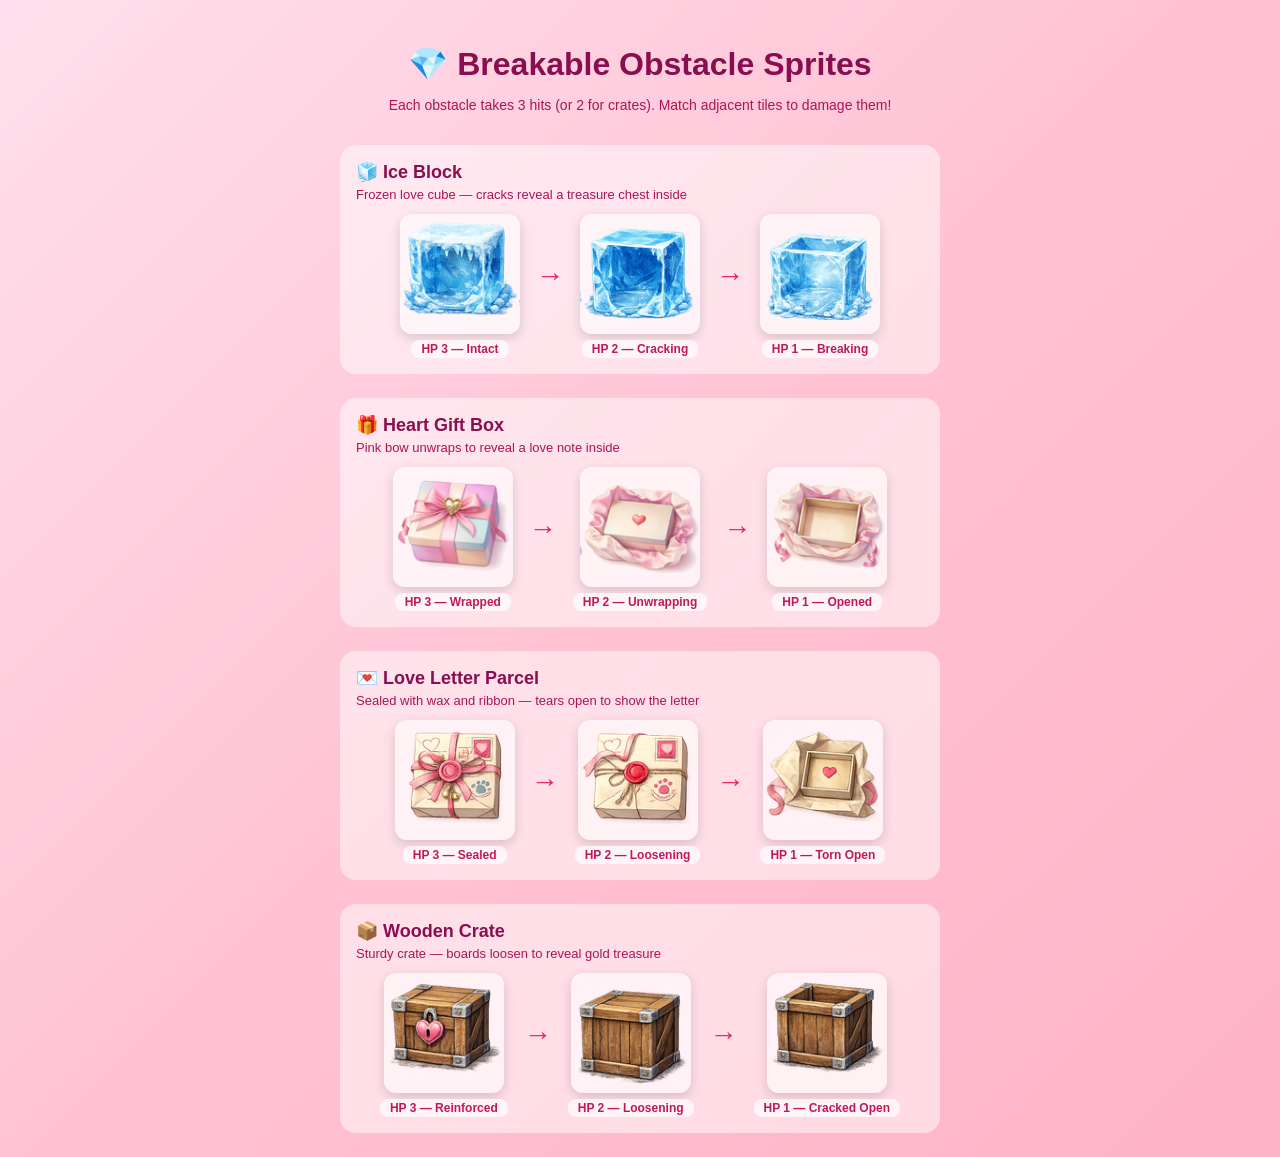
<file: obstacle-preview.html>
<!DOCTYPE html>
<html>
<head>
<meta charset="UTF-8">
<title>Obstacle Sprites Preview</title>
<style>
  body {
    margin: 0; padding: 24px;
    background: linear-gradient(135deg, #ffe0ec 0%, #ffc2d4 50%, #ffb3c6 100%);
    font-family: -apple-system, BlinkMacSystemFont, 'Segoe UI', sans-serif;
    min-height: 100vh;
  }
  h1 { color: #880e4f; text-align: center; margin-bottom: 8px; }
  p.sub { color: #ad1457; text-align: center; margin-bottom: 32px; font-size: 14px; }
  .grid { display: flex; flex-direction: column; gap: 24px; max-width: 600px; margin: 0 auto; }
  .row { display: flex; flex-direction: column; background: rgba(255,255,255,0.5); border-radius: 16px; padding: 16px; }
  .row-title { font-weight: 700; color: #880e4f; font-size: 18px; margin-bottom: 4px; }
  .row-desc { color: #ad1457; font-size: 13px; margin-bottom: 12px; }
  .stages { display: flex; gap: 12px; justify-content: center; }
  .stage { display: flex; flex-direction: column; align-items: center; gap: 6px; }
  .stage img {
    width: 120px; height: 120px; border-radius: 12px;
    box-shadow: 0 4px 12px rgba(0,0,0,0.15);
    background: rgba(255,255,255,0.6);
    object-fit: contain;
  }
  .stage-label {
    font-size: 12px; font-weight: 600; color: #c2185b;
    background: rgba(255,255,255,0.7); padding: 2px 10px; border-radius: 8px;
  }
  .arrow { display: flex; align-items: center; font-size: 28px; color: #e91e63; padding: 0 4px; margin-top: -20px; }
</style>
</head>
<body>
  <h1>💎 Breakable Obstacle Sprites</h1>
  <p class="sub">Each obstacle takes 3 hits (or 2 for crates). Match adjacent tiles to damage them!</p>

  <div class="grid">
    <div class="row">
      <div class="row-title">🧊 Ice Block</div>
      <div class="row-desc">Frozen love cube — cracks reveal a treasure chest inside</div>
      <div class="stages">
        <div class="stage">
          <img src="icons/obstacle-ice-3.png">
          <span class="stage-label">HP 3 — Intact</span>
        </div>
        <div class="arrow">→</div>
        <div class="stage">
          <img src="icons/obstacle-ice-2.png">
          <span class="stage-label">HP 2 — Cracking</span>
        </div>
        <div class="arrow">→</div>
        <div class="stage">
          <img src="icons/obstacle-ice-1.png">
          <span class="stage-label">HP 1 — Breaking</span>
        </div>
      </div>
    </div>

    <div class="row">
      <div class="row-title">🎁 Heart Gift Box</div>
      <div class="row-desc">Pink bow unwraps to reveal a love note inside</div>
      <div class="stages">
        <div class="stage">
          <img src="icons/obstacle-giftbox-3.png">
          <span class="stage-label">HP 3 — Wrapped</span>
        </div>
        <div class="arrow">→</div>
        <div class="stage">
          <img src="icons/obstacle-giftbox-2.png">
          <span class="stage-label">HP 2 — Unwrapping</span>
        </div>
        <div class="arrow">→</div>
        <div class="stage">
          <img src="icons/obstacle-giftbox-1.png">
          <span class="stage-label">HP 1 — Opened</span>
        </div>
      </div>
    </div>

    <div class="row">
      <div class="row-title">💌 Love Letter Parcel</div>
      <div class="row-desc">Sealed with wax and ribbon — tears open to show the letter</div>
      <div class="stages">
        <div class="stage">
          <img src="icons/obstacle-parcel-3.png">
          <span class="stage-label">HP 3 — Sealed</span>
        </div>
        <div class="arrow">→</div>
        <div class="stage">
          <img src="icons/obstacle-parcel-2.png">
          <span class="stage-label">HP 2 — Loosening</span>
        </div>
        <div class="arrow">→</div>
        <div class="stage">
          <img src="icons/obstacle-parcel-1.png">
          <span class="stage-label">HP 1 — Torn Open</span>
        </div>
      </div>
    </div>

    <div class="row">
      <div class="row-title">📦 Wooden Crate</div>
      <div class="row-desc">Sturdy crate — boards loosen to reveal gold treasure</div>
      <div class="stages">
        <div class="stage">
          <img src="icons/obstacle-crate-3.png">
          <span class="stage-label">HP 3 — Reinforced</span>
        </div>
        <div class="arrow">→</div>
        <div class="stage">
          <img src="icons/obstacle-crate-2.png">
          <span class="stage-label">HP 2 — Loosening</span>
        </div>
        <div class="arrow">→</div>
        <div class="stage">
          <img src="icons/obstacle-crate-1.png">
          <span class="stage-label">HP 1 — Cracked Open</span>
        </div>
      </div>
    </div>
  </div>
</body>
</html>
</file>
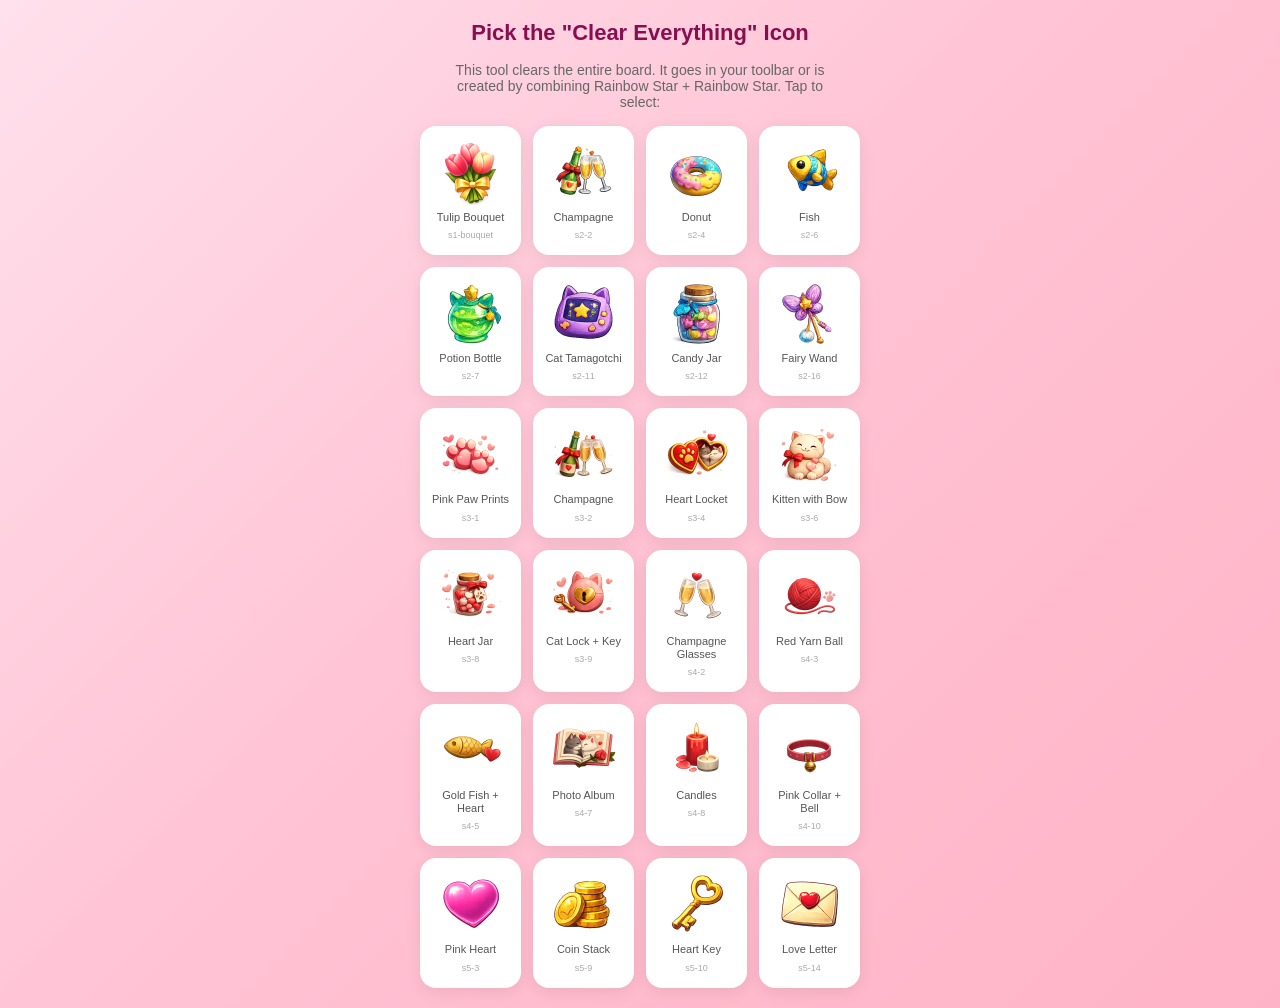
<file: pick-clear-tool.html>
<!DOCTYPE html>
<html lang="en">
<head>
<meta charset="UTF-8">
<meta name="viewport" content="width=device-width, initial-scale=1.0">
<title>Pick "Clear Everything" Icon</title>
<style>
* { margin: 0; padding: 0; box-sizing: border-box; }
body {
  font-family: -apple-system, BlinkMacSystemFont, sans-serif;
  background: linear-gradient(135deg, #ffe0ec, #ffc2d4, #ffb3c6);
  min-height: 100vh; padding: 20px;
  display: flex; flex-direction: column; align-items: center; gap: 16px;
}
h1 { color: #880e4f; font-size: 22px; }
p { color: #666; font-size: 14px; max-width: 400px; text-align: center; }
.grid {
  display: grid; grid-template-columns: repeat(4, 1fr);
  gap: 12px; max-width: 440px; width: 100%;
}
.option {
  background: #fff; border-radius: 16px; padding: 12px 8px;
  box-shadow: 0 4px 16px rgba(0,0,0,0.08);
  display: flex; flex-direction: column; align-items: center; gap: 6px;
  cursor: pointer; transition: all 0.2s; border: 3px solid transparent;
}
.option:hover { transform: scale(1.05); box-shadow: 0 6px 24px rgba(233,30,99,0.2); }
.option.selected { border-color: #e91e63; background: #fff0f5; }
.option img { width: 64px; height: 64px; }
.option .name { font-size: 11px; color: #555; text-align: center; line-height: 1.2; }
.option .id { font-size: 9px; color: #aaa; }
.pick-btn {
  background: linear-gradient(135deg, #e91e63, #c2185b);
  color: #fff; border: none; border-radius: 12px;
  padding: 14px 32px; font-size: 16px; font-weight: 600;
  cursor: pointer; margin-top: 8px; display: none;
}
.pick-btn:hover { filter: brightness(1.1); }
#result { color: #880e4f; font-weight: 600; font-size: 15px; margin-top: 8px; display: none; }
</style>
</head>
<body>
<h1>Pick the "Clear Everything" Icon</h1>
<p>This tool clears the entire board. It goes in your toolbar or is created by combining Rainbow Star + Rainbow Star. Tap to select:</p>

<div class="grid" id="grid"></div>
<button class="pick-btn" id="pickBtn" onclick="confirmPick()">Use This Icon</button>
<div id="result"></div>

<script>
const reserved = [
  { id: "s1-bouquet", file: "icons/tile-bouquet.png", name: "Tulip Bouquet" },
  { id: "s2-2", file: "icons/sheet2-icon-2.png", name: "Champagne" },
  { id: "s2-4", file: "icons/sheet2-icon-4.png", name: "Donut" },
  { id: "s2-6", file: "icons/sheet2-icon-6.png", name: "Fish" },
  { id: "s2-7", file: "icons/sheet2-icon-7.png", name: "Potion Bottle" },
  { id: "s2-11", file: "icons/sheet2-icon-11.png", name: "Cat Tamagotchi" },
  { id: "s2-12", file: "icons/sheet2-icon-12.png", name: "Candy Jar" },
  { id: "s2-16", file: "icons/sheet2-icon-16.png", name: "Fairy Wand" },
  { id: "s3-1", file: "icons/sheet3-icon-1.png", name: "Pink Paw Prints" },
  { id: "s3-2", file: "icons/sheet3-icon-2.png", name: "Champagne" },
  { id: "s3-4", file: "icons/sheet3-icon-4.png", name: "Heart Locket" },
  { id: "s3-6", file: "icons/sheet3-icon-6.png", name: "Kitten with Bow" },
  { id: "s3-8", file: "icons/sheet3-icon-8.png", name: "Heart Jar" },
  { id: "s3-9", file: "icons/sheet3-icon-9.png", name: "Cat Lock + Key" },
  { id: "s4-2", file: "icons/sheet4-icon-2.png", name: "Champagne Glasses" },
  { id: "s4-3", file: "icons/sheet4-icon-3.png", name: "Red Yarn Ball" },
  { id: "s4-5", file: "icons/sheet4-icon-5.png", name: "Gold Fish + Heart" },
  { id: "s4-7", file: "icons/sheet4-icon-7.png", name: "Photo Album" },
  { id: "s4-8", file: "icons/sheet4-icon-8.png", name: "Candles" },
  { id: "s4-10", file: "icons/sheet4-icon-10.png", name: "Pink Collar + Bell" },
  { id: "s5-3", file: "icons/sheet5-icon-3.png", name: "Pink Heart" },
  { id: "s5-9", file: "icons/sheet5-icon-9.png", name: "Coin Stack" },
  { id: "s5-10", file: "icons/sheet5-icon-10.png", name: "Heart Key" },
  { id: "s5-14", file: "icons/sheet5-icon-14.png", name: "Love Letter" }
];

let selected = null;
const grid = document.getElementById('grid');
const pickBtn = document.getElementById('pickBtn');

reserved.forEach((r, i) => {
  const div = document.createElement('div');
  div.className = 'option';
  div.innerHTML = `<img src="${r.file}"><div class="name">${r.name}</div><div class="id">${r.id}</div>`;
  div.onclick = () => {
    document.querySelectorAll('.option').forEach(o => o.classList.remove('selected'));
    div.classList.add('selected');
    selected = r;
    pickBtn.style.display = 'block';
    pickBtn.textContent = `Use "${r.name}"`;
  };
  grid.appendChild(div);
});

function confirmPick() {
  if (!selected) return;
  const result = document.getElementById('result');
  result.style.display = 'block';
  result.textContent = `Selected: ${selected.id} — ${selected.name} (${selected.file})`;
  // Also store in localStorage for easy retrieval
  localStorage.setItem('clearEverythingPick', JSON.stringify(selected));
}
</script>
</body>
</html>
</file>
